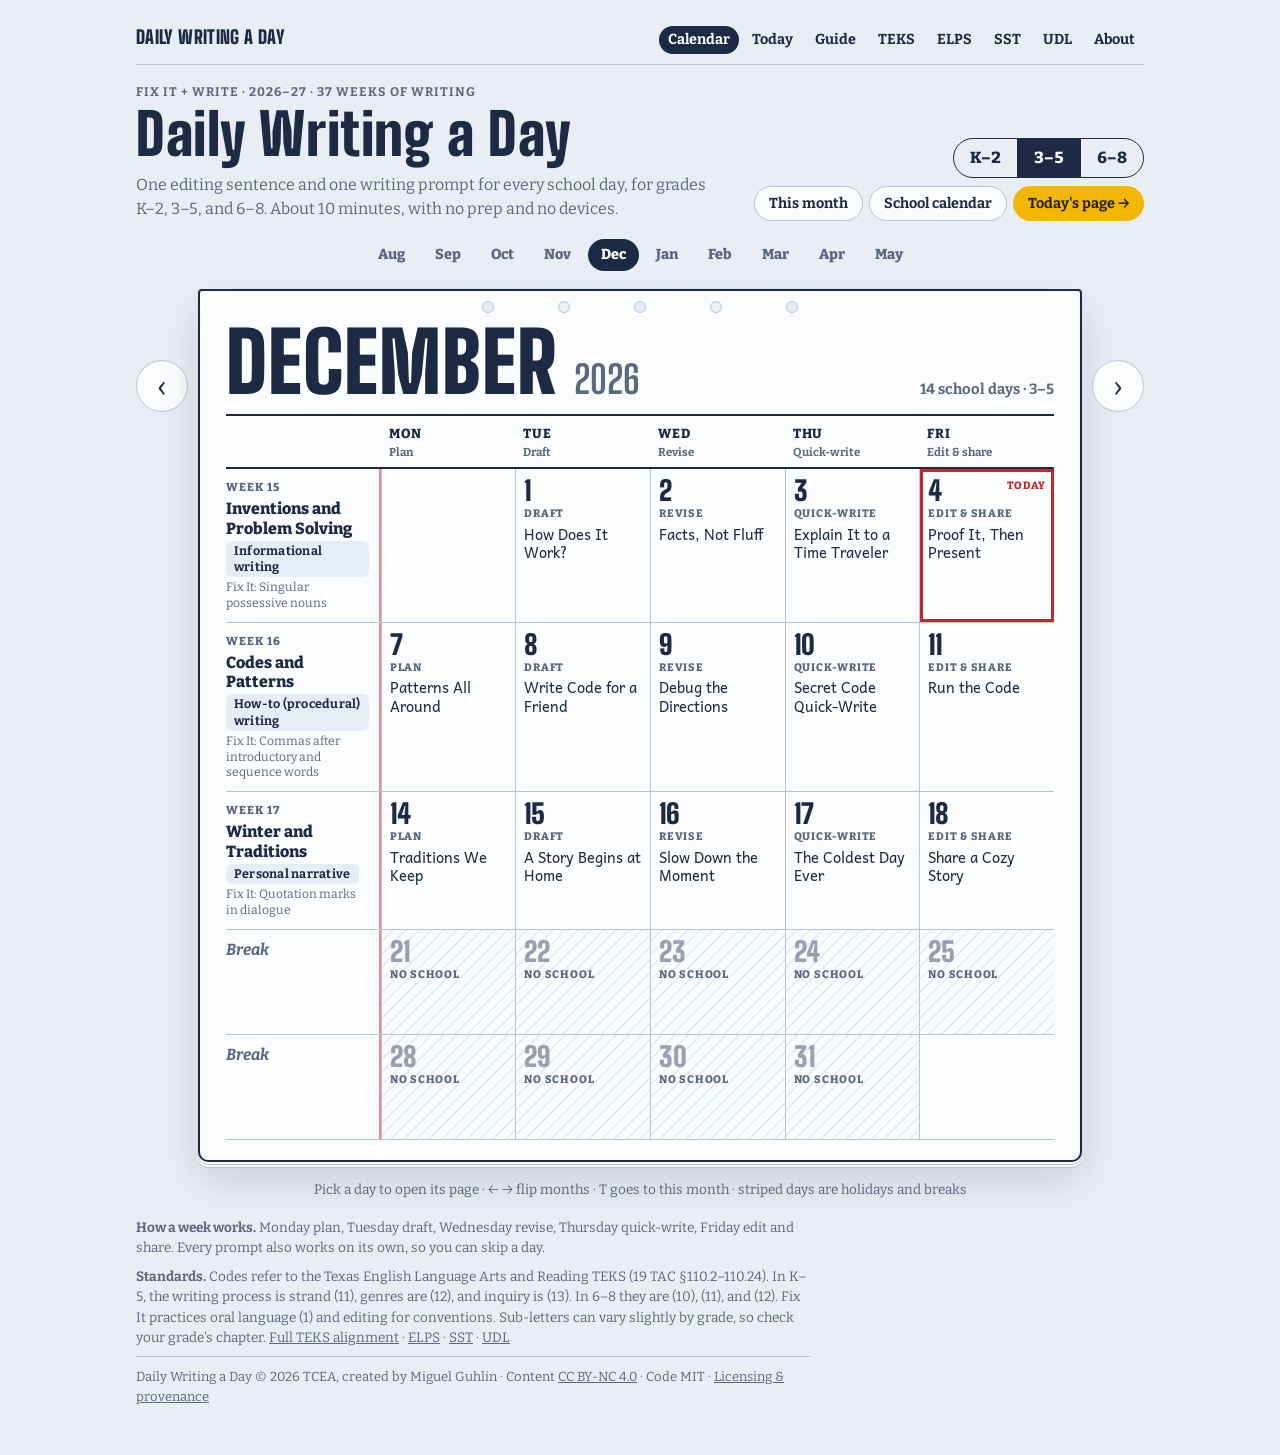
<file: index.html>
<!doctype html>
<html lang="en"><head><meta charset="utf-8"><meta name="viewport" content="width=device-width, initial-scale=1, viewport-fit=cover">
<meta name="description" content="A month-by-month calendar of Daily Oral Language sentences and TEKS-aligned writing prompts for grades K–2, 3–5, and 6–8, 2026–27.">
</head><body>
<title>Daily Writing a Day</title>
<link rel="preconnect" href="https://fonts.googleapis.com"><link rel="preconnect" href="https://fonts.gstatic.com" crossorigin>
<link rel="stylesheet" href="https://fonts.googleapis.com/css2?family=Andika:wght@400;700&family=Big+Shoulders+Display:wght@700;900&family=Bitter:wght@500;700;800&display=swap">
<style>/* Layout: one notebook page centered on a desk; the page is the hero, controls sit above it. */
:root {
  --desk: #e9eef4;        /* cool desk surface behind the page */
  --paper: #fbfcfe;       /* notebook paper */
  --rule: #c9d8ec;        /* blue ruled lines */
  --margin: #e58a8a;      /* red margin line */
  --ink: #1c2a44;         /* navy ink */
  --muted: #5a6880;
  --pen: #c62828;         /* teacher's red pen: corrections */
  --pencil: #f2b705;      /* pencil yellow: primary buttons */
  --pencil-ink: #2a2100;
  --chip: #e6edf7;
  --line: #b8c4d6;
  --shadow: rgba(28, 42, 68, .16);
  --f-date: "Big Shoulders Display", "Arial Narrow", Impact, sans-serif;
  --f-ui: "Bitter", Georgia, "Times New Roman", serif;
  --f-read: "Andika", "Trebuchet MS", Verdana, sans-serif;
  color-scheme: light;
}
@media (prefers-color-scheme: dark) { :root:not([data-theme="light"]) {
  --desk: #0f1626; --paper: #18233a; --rule: #2a3a58; --margin: #9a4a50; --ink: #e8eef9; --muted: #9fb0cc;
  --pen: #ff8a80; --pencil: #f5c542; --pencil-ink: #241c00; --chip: #22314f; --line: #3a4c6e; --shadow: rgba(0, 0, 0, .45); color-scheme: dark; } }
:root[data-theme="dark"] {
  --desk: #0f1626; --paper: #18233a; --rule: #2a3a58; --margin: #9a4a50; --ink: #e8eef9; --muted: #9fb0cc;
  --pen: #ff8a80; --pencil: #f5c542; --pencil-ink: #241c00; --chip: #22314f; --line: #3a4c6e; --shadow: rgba(0, 0, 0, .45); color-scheme: dark; }

*, *::before, *::after { box-sizing: border-box; }
[hidden] { display: none !important; }
html { -webkit-text-size-adjust: 100%; }
body { margin: 0; background: var(--desk); color: var(--ink); font: 16px/1.5 var(--f-ui); }
button, input { font: inherit; color: inherit; }
:focus-visible { outline: 3px solid var(--pencil); outline-offset: 2px; }
.sr-only { position: absolute; width: 1px; height: 1px; overflow: hidden; clip: rect(0 0 0 0); white-space: nowrap; }
.skip { position: absolute; left: -999px; } .skip:focus { left: 16px; top: 8px; background: var(--paper); padding: 6px 10px; z-index: 99; }
.muted { color: var(--muted); }
code { font-size: .9em; }

.wrap { max-width: 1040px; margin: 0 auto; padding-inline: 16px; padding-block: 24px 40px; display: grid; gap: 18px; }
.top { display: flex; flex-wrap: wrap; gap: 16px 28px; justify-content: space-between; align-items: flex-end; }
.brand { min-width: 0; flex: 1 1 380px; }
.eyebrow { margin: 0; font-size: .78rem; letter-spacing: .08em; text-transform: uppercase; color: var(--muted); font-weight: 700; }
h1 { margin: .1em 0 .2em; font-family: var(--f-date); font-weight: 900; font-size: clamp(2.4rem, 6vw, 3.6rem); line-height: .95; letter-spacing: .01em; text-wrap: balance; }
.lede { margin: 0; max-width: 58ch; color: var(--muted); }
.controls { display: grid; gap: 8px; justify-items: end; }
.btns { display: flex; flex-wrap: wrap; gap: 6px; justify-content: flex-end; }
.btn { border: 1.5px solid var(--line); background: var(--paper); border-radius: 999px; padding: 6px 14px; font-size: .9rem; font-weight: 700; cursor: pointer; }
.btn:hover { border-color: var(--ink); }
.btn-go { background: var(--pencil); color: var(--pencil-ink); border-color: var(--pencil); }
.seg { display: inline-flex; border: 1.5px solid var(--ink); border-radius: 999px; overflow: hidden; }
.seg button { border: 0; background: transparent; padding: 7px 16px; font-weight: 800; cursor: pointer; font-variant-numeric: tabular-nums; }
.seg button + button { border-left: 1.5px solid var(--ink); }
.seg button[aria-pressed="true"] { background: var(--ink); color: var(--paper); }

.panel { background: var(--paper); border: 1.5px solid var(--line); border-radius: 10px; padding: 14px 16px; }
#calSettings { display: flex; flex-wrap: wrap; gap: 10px 20px; align-items: center; font-size: .92rem; }
#calSettings p { flex-basis: 100%; margin: 0; }
#calSettings input[type=date] { padding: 4px 8px; border: 1.5px solid var(--line); border-radius: 6px; background: var(--paper); }


/* the page */
.flip-wrap { display: grid; grid-template-columns: 52px minmax(0, 1fr) 52px; gap: 10px; align-items: start; perspective: 1800px; }
.flip { position: relative; display: grid; min-width: 0; }
.flip > .fp { grid-area: 1 / 1; }
.flip-nav { position: sticky; top: 40vh; width: 52px; height: 52px; border-radius: 50%; border: 1.5px solid var(--line); background: var(--paper); font-size: 2rem; line-height: 1; cursor: pointer; }
.flip-nav:hover:not(:disabled) { border-color: var(--ink); }
.flip-nav:disabled { opacity: .3; cursor: default; }

.fp { position: relative; min-width: 0; background: var(--paper); border: 2px solid var(--ink); border-radius: 4px 4px 10px 10px; padding: 34px clamp(16px, 4vw, 40px) 22px clamp(28px, 6vw, 64px);
  box-shadow: 0 2px 0 var(--paper), 0 3px 0 var(--line), 0 5px 0 var(--paper), 0 6px 0 var(--line), 0 18px 40px var(--shadow);
  background-image: linear-gradient(to right, transparent calc(clamp(28px, 6vw, 64px) - 14px), var(--margin) calc(clamp(28px, 6vw, 64px) - 14px), var(--margin) calc(clamp(28px, 6vw, 64px) - 12px), transparent calc(clamp(28px, 6vw, 64px) - 12px)),
    repeating-linear-gradient(to bottom, transparent 0 31px, var(--rule) 31px 32px);
  transform-origin: top center; }
.fp-holes { position: absolute; top: 10px; left: 0; right: 0; display: flex; justify-content: center; gap: clamp(18px, 6vw, 64px); }
.fp-holes span { width: 12px; height: 12px; border-radius: 50%; background: var(--desk); border: 1.5px solid var(--line); }

.fp-head { display: grid; grid-template-columns: auto minmax(0, 1fr); gap: 4px 20px; align-items: end; padding-bottom: 14px; border-bottom: 2px solid var(--ink); }
.fp-num { grid-row: span 3; font-family: var(--f-date); font-weight: 900; font-size: clamp(4.5rem, 13vw, 7.5rem); line-height: .8; font-variant-numeric: tabular-nums; color: var(--ink); }
.fp-dow { font-family: var(--f-date); font-weight: 700; font-size: clamp(1.4rem, 3.4vw, 2rem); line-height: 1; text-transform: uppercase; letter-spacing: .04em; }
.fp-mon { font-size: .95rem; color: var(--muted); font-weight: 700; }
.fp-sub { font-size: .85rem; color: var(--muted); }
.fp-note { margin: 12px 0 0; padding: 6px 10px; background: var(--chip); border-radius: 6px; font-size: .9rem; }

.fp-week { display: flex; flex-wrap: wrap; gap: 6px 10px; align-items: baseline; margin: 14px 0 4px; }
.fp-theme { font-weight: 800; font-size: 1.05rem; }
.chip { display: inline-block; padding: 2px 10px; border-radius: 999px; background: var(--chip); font-size: .78rem; font-weight: 700; letter-spacing: .02em; }
.chip.kind { background: var(--ink); color: var(--paper); text-transform: uppercase; letter-spacing: .06em; }

.fp-sec { margin-top: 18px; }
.fp-label { display: flex; flex-wrap: wrap; align-items: baseline; gap: 4px 12px; margin: 0 0 8px; }
.fp-label h2 { margin: 0; font-family: var(--f-date); font-weight: 900; font-size: 1.6rem; letter-spacing: .03em; text-transform: uppercase; }
.fp-label .focus { font-size: .88rem; color: var(--muted); }
.fp-label .focus strong { color: var(--ink); }

/* DOL sentence on primary-ruled writing lines: solid top, dashed midline, solid baseline */
.dol { --top: .9em; --mid: 1.14em; --base: 1.64em; position: relative; isolation: isolate; margin: 0; padding: 0 12px; font-family: var(--f-read); font-size: clamp(1.35rem, 3.2vw, 2rem); line-height: 2.6em; overflow-wrap: anywhere;
  background: linear-gradient(to bottom, transparent var(--top), var(--rule) var(--top) calc(var(--top) + 2px), transparent calc(var(--top) + 2px) var(--base), var(--ink) var(--base) calc(var(--base) + 2px), transparent calc(var(--base) + 2px)) 0 0 / 100% 2.6em repeat-y var(--paper); border-radius: 4px; }
.dol::before { content: ""; position: absolute; inset: 0; z-index: -1; background: repeating-linear-gradient(to right, var(--rule) 0 9px, transparent 9px 16px);
  -webkit-mask: linear-gradient(to bottom, transparent var(--mid), #000 var(--mid) calc(var(--mid) + 2px), transparent calc(var(--mid) + 2px)) 0 0 / 100% 2.6em repeat-y;
          mask: linear-gradient(to bottom, transparent var(--mid), #000 var(--mid) calc(var(--mid) + 2px), transparent calc(var(--mid) + 2px)) 0 0 / 100% 2.6em repeat-y; }
.dol-meta { display: flex; flex-wrap: wrap; gap: 6px 14px; align-items: center; margin-top: 6px; font-size: .88rem; color: var(--muted); }
.errs { font-weight: 800; color: var(--pen); border: 1.5px solid var(--pen); border-radius: 999px; padding: 0 10px; }
.marks { font-size: .8rem; }
.marks b { font-family: var(--f-read); color: var(--pen); font-size: 1rem; }
.fix { font-family: var(--f-read); font-size: clamp(1.2rem, 2.8vw, 1.7rem); line-height: 1.6; }
.fix mark { background: transparent; color: var(--pen); font-weight: 700; text-decoration: underline 2px; text-underline-offset: 4px; }
.fix ins { text-decoration: none; }

.prompt { margin: 0; font-family: var(--f-read); font-size: clamp(1.25rem, 3vw, 1.85rem); line-height: 1.45; max-width: 46ch; }
.ican { margin: 14px 0 0; padding: 10px 14px; border: 2px dashed var(--ink); border-radius: 10px; font-family: var(--f-read); font-size: 1.15rem; }
.ican span { display: block; font-family: var(--f-ui); font-size: .78rem; letter-spacing: .06em; text-transform: uppercase; color: var(--muted); font-weight: 800; }

details { margin-top: 12px; border-top: 1.5px dashed var(--line); padding-top: 8px; }
summary { cursor: pointer; font-weight: 800; font-size: .92rem; width: fit-content; }
details > div { padding: 6px 0 2px; font-size: .95rem; max-width: 70ch; }
.fp-teks { margin-top: 18px; padding-top: 10px; border-top: 2px solid var(--ink); display: flex; flex-wrap: wrap; gap: 6px 16px; font-size: .8rem; color: var(--muted); }
.fp-teks b { color: var(--ink); }

.help { text-align: center; font-size: .85rem; margin: 0; }
.foot { font-size: .85rem; max-width: 75ch; }
.foot p { margin: 0 0 8px; }

/* tear-off flip */
.fp.leave-next, .mc.leave-next { animation: tearNext .45s ease-in forwards; z-index: 2; }
.fp.leave-prev, .mc.leave-prev { animation: tearPrev .45s ease-in forwards; z-index: 2; }
.fp.enter-prev, .mc.enter-prev { animation: dropIn .4s ease-out; z-index: 3; }
@keyframes tearNext { to { transform: rotateX(95deg) translateY(-30px); opacity: 0; } }
@keyframes tearPrev { to { transform: translateY(16px); opacity: 0; } }
@keyframes dropIn { from { transform: rotateX(80deg); opacity: 0; } to { transform: none; opacity: 1; } }
@media (prefers-reduced-motion: reduce) {
  .fp.leave-next, .fp.leave-prev, .mc.leave-next, .mc.leave-prev { animation: fade .2s forwards; } .fp.enter-prev, .mc.enter-prev { animation: none; }
  @keyframes fade { to { opacity: 0; } }
}

/* projector mode */
.projecting .flip-wrap { position: fixed; inset: 0; z-index: 50; background: var(--desk); padding: 2vh 2vw; overflow: auto; grid-template-columns: 64px minmax(0, 1fr) 64px; }
.projecting .fp { max-width: 1500px; width: 100%; justify-self: center; }
.projecting .fp-teacher, .projecting .fp-teks { display: none; }
.projecting .dol { font-size: clamp(2rem, 3.6vw, 3.2rem); }
.projecting .prompt { font-size: clamp(1.8rem, 3vw, 2.8rem); max-width: none; }
body.projecting { overflow: hidden; }

@media (max-width: 700px) {
  .controls { justify-items: start; } .btns { justify-content: flex-start; }
  .flip-wrap { grid-template-columns: minmax(0, 1fr); }
  .flip-nav { position: fixed; top: auto; bottom: calc(14px + env(safe-area-inset-bottom, 0px)); z-index: 40; box-shadow: 0 4px 14px var(--shadow); }
  .flip-nav.prev { left: 14px; } .flip-nav.next { right: 14px; }
  .wrap { padding-block: 16px 90px; }
}
@media print {
  body { background: #fff; }
  .top .controls, .flip-nav, .panel, .help, .skip { display: none !important; }
  .fp { box-shadow: none; }
  .fp-teacher[open] > div, .fp-fix[open] > div { display: block; }
}

/* site nav + credit (every page) */
.sitenav { display: flex; flex-wrap: wrap; gap: 6px 18px; align-items: baseline; justify-content: space-between; padding-bottom: 10px; border-bottom: 1.5px solid var(--line); }
.sn-home { font-family: var(--f-date); font-weight: 900; font-size: 1.15rem; letter-spacing: .02em; text-transform: uppercase; color: var(--ink); text-decoration: none; }
.sn-links { display: flex; flex-wrap: wrap; gap: 2px 4px; }
.sn-links a { padding: 3px 9px; border-radius: 999px; color: var(--ink); text-decoration: none; font-weight: 700; font-size: .9rem; }
.sn-links a:hover { background: var(--chip); }
.sn-links a[aria-current="page"] { background: var(--ink); color: var(--paper); }
.foot a, .credit a { color: inherit; }
.credit { margin: 10px 0 0; padding-top: 10px; border-top: 1px solid var(--line); font-size: .82rem; }
/* Month calendar: a wall-calendar sheet, Mon–Fri columns with a week label down the left
   (theme, genre, Fix It focus); every school-day cell is a link to its day page. */
.btn { text-decoration: none; color: var(--ink); display: inline-block; }
.btn-go { color: var(--pencil-ink); }

.mtabs { display: flex; flex-wrap: wrap; gap: 4px; justify-content: center; }
.mtabs button { border: 1.5px solid transparent; background: transparent; border-radius: 999px; padding: 4px 12px; font-weight: 800; font-size: .9rem; color: var(--muted); cursor: pointer; }
.mtabs button:hover { border-color: var(--line); color: var(--ink); }
.mtabs button[aria-current="true"] { background: var(--ink); color: var(--paper); }

.mc-wrap { display: grid; grid-template-columns: 52px minmax(0, 1fr) 52px; gap: 10px; align-items: start; perspective: 2000px; }
.mc-sheet { display: grid; min-width: 0; }
.mc-sheet > .mc { grid-area: 1 / 1; }
.mc { position: relative; min-width: 0; background: var(--paper); border: 2px solid var(--ink); border-radius: 4px 4px 10px 10px; padding: 30px clamp(12px, 2.4vw, 26px) 20px;
  box-shadow: 0 2px 0 var(--paper), 0 3px 0 var(--line), 0 5px 0 var(--paper), 0 6px 0 var(--line), 0 18px 40px var(--shadow); transform-origin: top center; }
.mc-head { display: flex; flex-wrap: wrap; justify-content: space-between; align-items: baseline; gap: 4px 16px; padding-bottom: 10px; border-bottom: 2px solid var(--ink); }
.mc-head h2 { margin: 0; font-family: var(--f-date); font-weight: 700; font-size: clamp(1.6rem, 4vw, 2.4rem); line-height: 1; color: var(--muted); }
.mc-head h2 span { font-weight: 900; font-size: clamp(3rem, 9vw, 5.2rem); color: var(--ink); text-transform: uppercase; letter-spacing: .01em; margin-right: .1em; }
.mc-head p { margin: 0; font-weight: 700; color: var(--muted); font-size: .92rem; }

.mg { display: grid; }
.mr { display: grid; grid-template-columns: minmax(130px, 1.15fr) repeat(5, minmax(0, 1fr)); border-bottom: 1.5px solid var(--line); }
.mr > * { min-width: 0; }
.mr-h { border-bottom: 2px solid var(--ink); }
.mr-h span { padding: 8px 8px 6px; font-weight: 800; font-size: .82rem; text-transform: uppercase; letter-spacing: .06em; }
.mr-h small { display: block; font-size: .72rem; text-transform: none; letter-spacing: 0; color: var(--muted); font-weight: 700; }

.mw { display: flex; flex-direction: column; align-items: flex-start; gap: 3px; padding: 10px 10px 10px 0; border-right: 2px solid var(--margin); }
.mw-n { font-size: .72rem; font-weight: 800; text-transform: uppercase; letter-spacing: .08em; color: var(--muted); }
.mw-t { font-weight: 800; line-height: 1.2; text-wrap: balance; }
.mw-f { font-size: .76rem; color: var(--muted); line-height: 1.3; }
.mw .chip { border-radius: 6px; line-height: 1.3; padding: 2px 8px; }
.mw-off .mw-t { color: var(--muted); font-weight: 700; font-style: italic; }

.md { position: relative; display: flex; flex-direction: column; gap: 2px; min-height: 104px; padding: 8px 8px 10px; border-left: 1px solid var(--line); color: var(--ink); text-decoration: none; }
a.md:hover { background: var(--chip); }
a.md:hover .md-t { text-decoration: underline; text-underline-offset: 3px; }
.md-n { font-family: var(--f-date); font-weight: 900; font-size: 1.7rem; line-height: 1; font-variant-numeric: tabular-nums; }
.md-k { font-size: .68rem; font-weight: 800; text-transform: uppercase; letter-spacing: .07em; color: var(--muted); }
.md-t { font-family: var(--f-read); font-size: .92rem; line-height: 1.25; overflow-wrap: anywhere; }
.md-off { background: repeating-linear-gradient(135deg, transparent 0 7px, var(--chip) 7px 9px); }
.md-off .md-n { color: var(--muted); opacity: .6; }
.md-out { background: transparent; }
.md.today { box-shadow: inset 0 0 0 3px var(--pen); }
.md-today { position: absolute; top: 9px; right: 8px; font-size: .66rem; font-weight: 800; text-transform: uppercase; letter-spacing: .06em; color: var(--pen); }

@media (max-width: 760px) {
  .mc-wrap { grid-template-columns: minmax(0, 1fr); }
  .mc-wrap .flip-nav { position: fixed; top: auto; bottom: calc(14px + env(safe-area-inset-bottom, 0px)); z-index: 40; box-shadow: 0 4px 14px var(--shadow); }
  .mc-wrap .flip-nav.prev { left: 14px; } .mc-wrap .flip-nav.next { right: 14px; }
  .mr-h { display: none; }
  .mr { grid-template-columns: minmax(0, 1fr); border-bottom: 2px solid var(--ink); padding-bottom: 6px; }
  .mw { border-right: 0; padding: 12px 0 6px; flex-direction: row; flex-wrap: wrap; align-items: baseline; gap: 4px 10px; }
  .mw-f { flex-basis: 100%; }
  .md { min-height: 0; display: grid; grid-template-columns: 2.6rem minmax(0, 1fr); grid-template-rows: auto auto; column-gap: 10px; padding: 8px 6px; border-left: 0; border-top: 1px solid var(--line); }
  .md-n { grid-row: span 2; font-size: 1.6rem; }
  .md-out { display: none; }
  .md-off { padding-block: 4px; } .md-off .md-k { align-self: center; }
}
@media print {
  .mtabs, .mc-wrap .flip-nav { display: none !important; }
  .mc { box-shadow: none; }
  .mc-wrap { grid-template-columns: minmax(0, 1fr); }
}
</style>
<a class="skip" href="#mSheet">Skip to the calendar</a>
<main class="wrap">
  <nav class="sitenav" aria-label="Site"><a class="sn-home" href="./">Daily Writing a Day</a><span class="sn-links"><a href="" aria-current="page">Calendar</a><a href="day/">Today</a><a href="guide/">Guide</a><a href="teks/">TEKS</a><a href="elps/">ELPS</a><a href="sst/">SST</a><a href="udl/">UDL</a><a href="about/">About</a></span></nav>
  <header class="top">
    <div class="brand">
      <p class="eyebrow">Fix It + Write · 2026–27 · 37 weeks of writing</p>
      <h1>Daily Writing a Day</h1>
      <p class="lede">One editing sentence and one writing prompt for every school day, for grades K–2, 3–5, and 6–8. About 10 minutes, with no prep and no devices.</p>
    </div>
    <div class="controls" role="toolbar" aria-label="Calendar controls">
      <div class="seg" role="group" aria-label="Grade band"><button type="button" data-band="k2" aria-pressed="false">K–2</button><button type="button" data-band="g35" aria-pressed="false">3–5</button><button type="button" data-band="g68" aria-pressed="false">6–8</button></div>
      <div class="btns">
        <button type="button" class="btn" id="mThisMonth">This month</button>
        <button type="button" class="btn" id="calSettingsBtn" aria-expanded="false" aria-controls="calSettings">School calendar</button>
        <a class="btn btn-go" id="mTodayLink" href="day/">Today's page →</a>
      </div>
    </div>
  </header>
  <section class="panel" id="calSettings" hidden aria-label="School calendar settings">
    <label for="calStart">First day of school <input type="date" id="calStart" value="2026-08-17"></label>
    <label for="calHol"><input type="checkbox" id="calHol" checked> Skip typical Texas holidays and breaks</label>
    <button type="button" class="btn" id="calReset">Reset</button>
    <p class="muted">Week 1 starts on your first day; each following school week gets the next week of writing. Saved in this browser for both the calendar and the day pages.</p>
  </section>
  <nav class="mtabs" id="mTabs" aria-label="Months"></nav>
  <div class="mc-wrap">
    <button type="button" class="flip-nav prev" id="mPrev" aria-label="Previous month">‹</button>
    <div class="mc-sheet" id="mSheet"></div>
    <button type="button" class="flip-nav next" id="mNext" aria-label="Next month">›</button>
  </div>
  <p class="sr-only" id="mLive" aria-live="polite"></p>
  <p class="help muted">Pick a day to open its page · ← → flip months · T goes to this month · striped days are holidays and breaks</p>
  <footer class="foot muted">
    <p><strong>How a week works.</strong> Monday plan, Tuesday draft, Wednesday revise, Thursday quick-write, Friday edit and share. Every prompt also works on its own, so you can skip a day.</p>
    <p><strong>Standards.</strong> Codes refer to the Texas English Language Arts and Reading TEKS (19 TAC §110.2–110.24). In K–5, the writing process is strand (11), genres are (12), and inquiry is (13). In 6–8 they are (10), (11), and (12). Fix It practices oral language (1) and editing for conventions. Sub-letters can vary slightly by grade, so check your grade's chapter. <a href="teks/">Full TEKS alignment</a> · <a href="elps/">ELPS</a> · <a href="sst/">SST</a> · <a href="udl/">UDL</a></p>
    <p class="credit">Daily Writing a Day © 2026 TCEA, created by Miguel Guhlin · Content <a href="https://creativecommons.org/licenses/by-nc/4.0/">CC BY-NC 4.0</a> · Code MIT · <a href="about/">Licensing &amp; provenance</a></p>
  </footer>
</main>
<script>window.DW={"year":{"label":"2026–27","start":"2026-08-17","holidays":["2026-09-07","2026-11-23","2026-11-24","2026-11-25","2026-11-26","2026-11-27","2026-12-21","2026-12-22","2026-12-23","2026-12-24","2026-12-25","2026-12-28","2026-12-29","2026-12-30","2026-12-31","2027-01-01","2027-01-18","2027-02-15","2027-03-15","2027-03-16","2027-03-17","2027-03-18","2027-03-19","2027-03-26"]},"weeks":[{"week":1,"theme":"New Beginnings","bands":{"k2":{"genre":"Personal narrative","conv":"Capitalize the first word of a sentence"},"g35":{"genre":"Personal narrative","conv":"Complete sentences, not fragments"},"g68":{"genre":"Personal narrative","conv":"Sentence fragments"}},"days":[{"kind":"plan","title":"Picking a First to Tell"},{"kind":"draft","title":"Starting the Story"},{"kind":"revise","title":"Show the Feeling"},{"kind":"quick-write","title":"First Bite, First Try"},{"kind":"edit-share","title":"Check Every Sentence"}]},{"week":2,"theme":"Friends and Teamwork","bands":{"k2":{"genre":"Personal narrative","conv":"End marks: period and question mark"},"g35":{"genre":"Personal narrative","conv":"Capital letters and end punctuation"},"g68":{"genre":"Personal narrative","conv":"Run-ons and comma splices"}},"days":[{"kind":"plan","title":"Mapping Teamwork Moments"},{"kind":"draft","title":"Drafting the Middle"},{"kind":"revise","title":"Let Them Talk"},{"kind":"quick-write","title":"Learning Someone's Game"},{"kind":"edit-share","title":"End Marks Matter"}]},{"week":3,"theme":"Our School","bands":{"k2":{"genre":"All-about writing","conv":"Capitalize names and the word I"},"g35":{"genre":"Informational writing","conv":"Capitalizing proper nouns"},"g68":{"genre":"Informational essay","conv":"Capitalizing proper nouns and proper adjectives"}},"days":[{"kind":"plan","title":"Choosing What to Teach"},{"kind":"draft","title":"A Paragraph of Facts"},{"kind":"revise","title":"Exact Facts Win"},{"kind":"quick-write","title":"Tour Guide for a Day"},{"kind":"edit-share","title":"Names Get Capitals"}]},{"week":4,"theme":"Helpers and Jobs","bands":{"k2":{"genre":"How-to writing","conv":"Complete sentences: who + what they do"},"g35":{"genre":"How-to (procedural) writing","conv":"Commas in a series"},"g68":{"genre":"Procedural writing","conv":"Compound sentences: comma + FANBOYS"}},"days":[{"kind":"plan","title":"Helpers and Their Steps"},{"kind":"draft","title":"Step by Step Draft"},{"kind":"revise","title":"Name the Exact Thing"},{"kind":"quick-write","title":"Robot Helper Rules"},{"kind":"edit-share","title":"Test Your Steps"}]},{"week":5,"theme":"Family Stories","bands":{"k2":{"genre":"Personal narrative","conv":"Plural nouns (-s, -es)"},"g35":{"genre":"Personal narrative","conv":"Commas in dates and addresses"},"g68":{"genre":"Personal narrative","conv":"Commas after introductory words, phrases, and clauses"}},"days":[{"kind":"plan","title":"Stories Told Again"},{"kind":"draft","title":"Setting the Scene"},{"kind":"revise","title":"Show Them in Action"},{"kind":"quick-write","title":"The Story of a Name"},{"kind":"edit-share","title":"Share a Story Circle"}]},{"week":6,"theme":"Autumn and Change","bands":{"k2":{"genre":"Poem","conv":"Adjectives and the articles a/an"},"g35":{"genre":"Poetry","conv":"Comparative and superlative adjectives"},"g68":{"genre":"Poetry","conv":"Comparative and superlative forms, including irregular ones"}},"days":[{"kind":"plan","title":"Gathering Fall Words"},{"kind":"draft","title":"Lines That Paint"},{"kind":"revise","title":"Compare It With a Simile"},{"kind":"quick-write","title":"Talking to the Weather"},{"kind":"edit-share","title":"Poetry Café"}]},{"week":7,"theme":"Amazing Animals","bands":{"k2":{"genre":"All-about writing","conv":"Subject–verb agreement (is/are, runs/run)"},"g35":{"genre":"Informational writing","conv":"Subject–verb agreement"},"g68":{"genre":"Informational essay","conv":"Subject–verb agreement with tricky subjects"}},"days":[{"kind":"plan","title":"Pick Your Animal"},{"kind":"draft","title":"Hook Your Reader"},{"kind":"revise","title":"Facts Beat Opinions"},{"kind":"quick-write","title":"Nature Reporter"},{"kind":"edit-share","title":"Teach Your Best Fact"}]},{"week":8,"theme":"Kindness Counts","bands":{"k2":{"genre":"Letter","conv":"Capitals and commas in a letter (Dear ___, / Love, ___)"},"g35":{"genre":"Letter","conv":"Friendly letter parts and commas"},"g68":{"genre":"Letter","conv":"Business letter conventions and formal tone"}},"days":[{"kind":"plan","title":"Who Deserves a Thank-You?"},{"kind":"draft","title":"Write the Body"},{"kind":"revise","title":"Kindness With a Because"},{"kind":"quick-write","title":"A Note for a Smile"},{"kind":"edit-share","title":"Ready to Send"}]},{"week":9,"theme":"Mysteries and Wonders","bands":{"k2":{"genre":"Story","conv":"Past-tense verbs (-ed)"},"g35":{"genre":"Fiction","conv":"Verb tense: past, present, future"},"g68":{"genre":"Fiction","conv":"Consistent verb tense"}},"days":[{"kind":"plan","title":"Map a Mystery"},{"kind":"draft","title":"Something Is Missing"},{"kind":"revise","title":"Slow the Scary Part"},{"kind":"quick-write","title":"The Tiny Door"},{"kind":"edit-share","title":"Mystery Read-Around"}]},{"week":10,"theme":"Smart and Safe Online","bands":{"k2":{"genre":"Letter","conv":"Question marks and asking sentences"},"g35":{"genre":"Opinion essay","conv":"Apostrophes in contractions"},"g68":{"genre":"Argumentative writing","conv":"its/it's, your/you're, their/there/they're"}},"days":[{"kind":"plan","title":"Safe Clicks Idea List"},{"kind":"draft","title":"A Letter With a Reason"},{"kind":"revise","title":"Make the Reason Stronger"},{"kind":"quick-write","title":"Robot Rules Debate"},{"kind":"edit-share","title":"Polish and Persuade"}]},{"week":11,"theme":"Harvest and Food","bands":{"k2":{"genre":"How-to writing","conv":"Commas in a series"},"g35":{"genre":"How-to (procedural) writing","conv":"Homophones (to/too/two, there/their/they're)"},"g68":{"genre":"Procedural writing","conv":"Semicolons"}},"days":[{"kind":"plan","title":"Pick a Food to Teach"},{"kind":"draft","title":"Steps That Start Strong"},{"kind":"revise","title":"Exact Verbs in the Kitchen"},{"kind":"quick-write","title":"Silly Sandwich Directions"},{"kind":"edit-share","title":"Check Your Recipe Steps"}]},{"week":12,"theme":"Making Choices","bands":{"k2":{"genre":"Letter","conv":"Irregular past-tense verbs (ran, saw, went)"},"g35":{"genre":"Opinion essay","conv":"Irregular verbs"},"g68":{"genre":"Argumentative writing","conv":"Pronoun–antecedent agreement"}},"days":[{"kind":"plan","title":"Two Choices, One Vote"},{"kind":"draft","title":"Dear Teacher, Please Pick"},{"kind":"revise","title":"Answer the Other Side"},{"kind":"quick-write","title":"Would You Rather?"},{"kind":"edit-share","title":"Edit Your Best Choice"}]},{"week":13,"theme":"Service and Thanks","bands":{"k2":{"genre":"Letter","conv":"Capitalize days, months, and holidays"},"g35":{"genre":"Letter","conv":"Capitalizing holidays, titles, and historical events"},"g68":{"genre":"Letter","conv":"Capitalizing titles, organizations, and events"}},"days":[{"kind":"plan","title":"Who Helps Us?"},{"kind":"draft","title":"The Body of Thanks"},{"kind":"revise","title":"Specific Thanks Shine"},{"kind":"quick-write","title":"Thanks for Hidden Helpers"},{"kind":"edit-share","title":"Signed, Sealed, Shared"}]},{"week":14,"theme":"Gratitude","bands":{"k2":{"genre":"Poem","conv":"Pronouns (I/me, he/him, she/her)"},"g35":{"genre":"Poetry","conv":"Subject and object pronouns"},"g68":{"genre":"Poetry","conv":"Pronoun case (I/me, who/whom)"}},"days":[{"kind":"plan","title":"A List of Small Thanks"},{"kind":"draft","title":"First Lines of Thanks"},{"kind":"revise","title":"Compare It to Something"},{"kind":"quick-write","title":"Thank You, Weird Things"},{"kind":"edit-share","title":"Polish and Perform"}]},{"week":15,"theme":"Inventions and Problem Solving","bands":{"k2":{"genre":"All-about writing","conv":"Adverbs that tell how and when"},"g35":{"genre":"Informational writing","conv":"Singular possessive nouns"},"g68":{"genre":"Informational essay","conv":"Plural and irregular possessive nouns"}},"days":[{"kind":"plan","title":"Everyday Inventions Web"},{"kind":"draft","title":"How Does It Work?"},{"kind":"revise","title":"Facts, Not Fluff"},{"kind":"quick-write","title":"Explain It to a Time Traveler"},{"kind":"edit-share","title":"Proof It, Then Present"}]},{"week":16,"theme":"Codes and Patterns","bands":{"k2":{"genre":"How-to writing","conv":"End marks review (. ? !)"},"g35":{"genre":"How-to (procedural) writing","conv":"Commas after introductory and sequence words"},"g68":{"genre":"Procedural writing","conv":"Transitions and conjunctive adverbs"}},"days":[{"kind":"plan","title":"Patterns All Around"},{"kind":"draft","title":"Write Code for a Friend"},{"kind":"revise","title":"Debug the Directions"},{"kind":"quick-write","title":"Secret Code Quick-Write"},{"kind":"edit-share","title":"Run the Code"}]},{"week":17,"theme":"Winter and Traditions","bands":{"k2":{"genre":"Personal narrative","conv":"Capitalize names of holidays and places"},"g35":{"genre":"Personal narrative","conv":"Quotation marks in dialogue"},"g68":{"genre":"Personal narrative","conv":"Punctuating dialogue"}},"days":[{"kind":"plan","title":"Traditions We Keep"},{"kind":"draft","title":"A Story Begins at Home"},{"kind":"revise","title":"Slow Down the Moment"},{"kind":"quick-write","title":"The Coldest Day Ever"},{"kind":"edit-share","title":"Share a Cozy Story"}]},{"week":18,"theme":"New Year, New Goals","bands":{"k2":{"genre":"All-about writing","conv":"Complete sentences review"},"g35":{"genre":"Informational writing","conv":"Run-on sentences"},"g68":{"genre":"Informational essay","conv":"Complex sentences: subordinating conjunctions and commas"}},"days":[{"kind":"plan","title":"Goals on the Board"},{"kind":"draft","title":"What Is a Goal?"},{"kind":"revise","title":"Connect the Ideas"},{"kind":"quick-write","title":"Teach Us Your Skill"},{"kind":"edit-share","title":"Fresh Start, Final Draft"}]},{"week":19,"theme":"Dreams and Leaders","bands":{"k2":{"genre":"Letter","conv":"Verbs was and were"},"g35":{"genre":"Opinion essay","conv":"Compound sentences with coordinating conjunctions"},"g68":{"genre":"Argumentative writing","conv":"Parallel structure"}},"days":[{"kind":"plan","title":"A Dream Worth Sharing"},{"kind":"draft","title":"Ask Like a Leader"},{"kind":"revise","title":"Reasons That Push"},{"kind":"quick-write","title":"Leader for a Day"},{"kind":"edit-share","title":"Leaders Share Their Dreams"}]},{"week":20,"theme":"Kind Words","bands":{"k2":{"genre":"Letter","conv":"Contractions (can't, don't, it's)"},"g35":{"genre":"Letter","conv":"Commas with yes, no, and names (direct address)"},"g68":{"genre":"Letter","conv":"Commas with appositives and nonessential clauses"}},"days":[{"kind":"plan","title":"Who Needs Kind Words?"},{"kind":"draft","title":"You Can Do It!"},{"kind":"revise","title":"Make Kind Words Specific"},{"kind":"quick-write","title":"Thanks for Working So Hard"},{"kind":"edit-share","title":"Seal It and Share It"}]},{"week":21,"theme":"Weather and Sky","bands":{"k2":{"genre":"All-about writing","conv":"Plural nouns review"},"g35":{"genre":"Informational writing","conv":"Adverbs, including comparative adverbs"},"g68":{"genre":"Informational essay","conv":"Misplaced and dangling modifiers"}},"days":[{"kind":"plan","title":"Weather Wonder Web"},{"kind":"draft","title":"Facts Fall Into Place"},{"kind":"revise","title":"Precise Weather Words"},{"kind":"quick-write","title":"Weather Helper on Duty"},{"kind":"edit-share","title":"Clear Skies, Clean Copy"}]},{"week":22,"theme":"News and Facts","bands":{"k2":{"genre":"All-about writing","conv":"Capitalize names of places"},"g35":{"genre":"Informational writing","conv":"Capitalizing geographic names"},"g68":{"genre":"Informational essay","conv":"Quotation marks for direct quotations and article titles"}},"days":[{"kind":"plan","title":"Find the Story"},{"kind":"draft","title":"Lead With the Big News"},{"kind":"revise","title":"Facts, Not Hype"},{"kind":"quick-write","title":"Breaking News!"},{"kind":"edit-share","title":"Publish the Paper"}]},{"week":23,"theme":"Friendship","bands":{"k2":{"genre":"Poem","conv":"Describing words for the five senses"},"g35":{"genre":"Poetry","conv":"Prepositions and prepositional phrases"},"g68":{"genre":"Poetry","conv":"Commas between coordinate adjectives"}},"days":[{"kind":"plan","title":"Friendship Through the Senses"},{"kind":"draft","title":"Lines About a Friend"},{"kind":"revise","title":"Show It With the Senses"},{"kind":"quick-write","title":"Unlikely Friends"},{"kind":"edit-share","title":"Friendship Poetry Café"}]},{"week":24,"theme":"Leaders Who Made a Difference","bands":{"k2":{"genre":"All-about writing","conv":"Capitalize titles of people (Mr., Mrs., Dr.)"},"g35":{"genre":"Informational writing","conv":"Abbreviations and titles of people"},"g68":{"genre":"Informational essay","conv":"Active and passive voice"}},"days":[{"kind":"plan","title":"Choose a Leader"},{"kind":"draft","title":"What They Did and Why"},{"kind":"revise","title":"Strong Verbs for Leaders"},{"kind":"quick-write","title":"A Leader Near You"},{"kind":"edit-share","title":"Honor a Leader"}]},{"week":25,"theme":"Texas, Our Home","bands":{"k2":{"genre":"All-about writing","conv":"Commas in dates"},"g35":{"genre":"Informational writing","conv":"Commas with cities, states, and dates"},"g68":{"genre":"Informational essay","conv":"Commas review: dates, places, introductory elements"}},"days":[{"kind":"plan","title":"Texas Treasure Map"},{"kind":"draft","title":"Texas Facts in Order"},{"kind":"revise","title":"Paint Texas With Details"},{"kind":"quick-write","title":"If Texas Could Talk"},{"kind":"edit-share","title":"Share Texas Facts"}]},{"week":26,"theme":"Books We Love","bands":{"k2":{"genre":"Letter","conv":"Capitalize book titles"},"g35":{"genre":"Opinion essay","conv":"Titles of books and stories"},"g68":{"genre":"Argumentative writing","conv":"Italics vs. quotation marks for titles"}},"days":[{"kind":"plan","title":"Books I Would Defend"},{"kind":"draft","title":"Pitch a Book"},{"kind":"revise","title":"Evidence From the Pages"},{"kind":"quick-write","title":"Book Battle"},{"kind":"edit-share","title":"Book Talk Day"}]},{"week":27,"theme":"Into the Future","bands":{"k2":{"genre":"Story","conv":"Prepositions (in, on, under, behind)"},"g35":{"genre":"Fiction","conv":"Commas in compound sentences review"},"g68":{"genre":"Fiction","conv":"Relative pronouns: who, that, which"}},"days":[{"kind":"plan","title":"Imagine the Future"},{"kind":"draft","title":"Blast Off Into a Story"},{"kind":"revise","title":"Show the Future"},{"kind":"quick-write","title":"Message From 2099"},{"kind":"edit-share","title":"Future Story Share"}]},{"week":28,"theme":"Earth and Nature","bands":{"k2":{"genre":"Poem","conv":"Spelling high-frequency words"},"g35":{"genre":"Poetry","conv":"Good/well and irregular comparisons (good, better, best)"},"g68":{"genre":"Poetry","conv":"Commonly confused words (affect/effect, than/then, accept/except)"}},"days":[{"kind":"plan","title":"Notice Like a Poet"},{"kind":"draft","title":"Shape a Nature Poem"},{"kind":"revise","title":"Make It Sound Alive"},{"kind":"quick-write","title":"Nature Talks Back"},{"kind":"edit-share","title":"Nature Poetry Reading"}]},{"week":29,"theme":"Speak Up!","bands":{"k2":{"genre":"Letter","conv":"Subject–verb agreement review"},"g35":{"genre":"Opinion essay","conv":"Pronoun–antecedent agreement"},"g68":{"genre":"Argumentative writing","conv":"Vague pronouns and pronoun clarity"}},"days":[{"kind":"plan","title":"What Would You Change?"},{"kind":"draft","title":"Ask for It in Writing"},{"kind":"revise","title":"Give a Reason Why"},{"kind":"quick-write","title":"Quick Case, Fast"},{"kind":"edit-share","title":"Make It Match, Then Share"}]},{"week":30,"theme":"Play and Sports","bands":{"k2":{"genre":"Personal narrative","conv":"Contractions review"},"g35":{"genre":"Personal narrative","conv":"Plural vs. possessive nouns"},"g68":{"genre":"Personal narrative","conv":"Apostrophes review"}},"days":[{"kind":"plan","title":"Play Story Starters"},{"kind":"draft","title":"Start in the Action"},{"kind":"revise","title":"Move It, Show It"},{"kind":"quick-write","title":"When the Rules Changed"},{"kind":"edit-share","title":"Apostrophe Check-Up"}]},{"week":31,"theme":"Art and Imagination","bands":{"k2":{"genre":"Story","conv":"Exclamation points"},"g35":{"genre":"Fiction","conv":"Interjections and exclamation points"},"g68":{"genre":"Fiction","conv":"Colons and dashes"}},"days":[{"kind":"plan","title":"If Art Could Move"},{"kind":"draft","title":"Into the Frame"},{"kind":"revise","title":"Make It Pop"},{"kind":"quick-write","title":"Doodles With a Mind"},{"kind":"edit-share","title":"Punctuate the Drama"}]},{"week":32,"theme":"Our Earth","bands":{"k2":{"genre":"Letter","conv":"Letter capitals and commas review"},"g35":{"genre":"Letter","conv":"Letter format review"},"g68":{"genre":"Letter","conv":"Formal vs. informal language"}},"days":[{"kind":"plan","title":"Who Can Help the Earth?"},{"kind":"draft","title":"Dear Someone Who Can Help"},{"kind":"revise","title":"Make Your Ask Exact"},{"kind":"quick-write","title":"If Nature Could Write"},{"kind":"edit-share","title":"Ready to Mail"}]},{"week":33,"theme":"I Wonder…","bands":{"k2":{"genre":"Wonder & research","conv":"Asking sentences review"},"g35":{"genre":"Research writing","conv":"Spelling plurals (-y → -ies, -f → -ves)"},"g68":{"genre":"Research writing","conv":"Integrating quotations from sources"}},"days":[{"kind":"plan","title":"My Wonder List"},{"kind":"draft","title":"Where Would I Look?"},{"kind":"revise","title":"Notes in My Own Words"},{"kind":"quick-write","title":"Wonder Out the Window"},{"kind":"edit-share","title":"Share Your Source"}]},{"week":34,"theme":"Calm and Confident","bands":{"k2":{"genre":"Personal narrative","conv":"Capitals and end marks review"},"g35":{"genre":"Personal narrative","conv":"Fragments and run-ons review"},"g68":{"genre":"Personal narrative","conv":"Sentence variety: combining sentences"}},"days":[{"kind":"plan","title":"A Time I Felt Nervous"},{"kind":"draft","title":"Right Before the Big Moment"},{"kind":"revise","title":"Smooth It Out"},{"kind":"quick-write","title":"Helping Someone Else Feel Brave"},{"kind":"edit-share","title":"Steady Sentences"}]},{"week":35,"theme":"People Who Help Us Grow","bands":{"k2":{"genre":"Letter","conv":"Mixed review: capitals and commas"},"g35":{"genre":"Letter","conv":"Mixed review: commas"},"g68":{"genre":"Letter","conv":"Mixed review: punctuation"}},"days":[{"kind":"plan","title":"Helpers All Around Me"},{"kind":"draft","title":"A Thank-You That Tells"},{"kind":"revise","title":"Then and Now"},{"kind":"quick-write","title":"Helpers Who Never Knew"},{"kind":"edit-share","title":"Letters Ready to Deliver"}]},{"week":36,"theme":"Summer Is Coming","bands":{"k2":{"genre":"How-to writing","conv":"Mixed review: verbs and nouns"},"g35":{"genre":"How-to (procedural) writing","conv":"Mixed review: capitals and apostrophes"},"g68":{"genre":"Procedural writing","conv":"Mixed review: usage and commonly confused words"}},"days":[{"kind":"plan","title":"Summer Skills I Could Teach"},{"kind":"draft","title":"First, Next, Then"},{"kind":"revise","title":"Exact Steps, Helpful Tips"},{"kind":"quick-write","title":"How to Beat the Heat"},{"kind":"edit-share","title":"Test My Steps"}]},{"week":37,"theme":"Looking Back, Looking Ahead","bands":{"k2":{"genre":"Personal narrative","conv":"Mixed review: the whole year"},"g35":{"genre":"Personal narrative","conv":"Mixed review: the whole year"},"g68":{"genre":"Personal narrative","conv":"Mixed review: the whole year"}},"days":[{"kind":"plan","title":"How I Have Grown"},{"kind":"draft","title":"My Favorite Day This Year"},{"kind":"revise","title":"An Ending That Looks Ahead"},{"kind":"quick-write","title":"The Story We'll Still Tell"},{"kind":"edit-share","title":"Last Author's Chair"}]}],"bands":{"k2":"K–2","g35":"3–5","g68":"6–8"},"kinds":{"plan":"Plan","draft":"Draft","revise":"Revise","quick-write":"Quick-write","edit-share":"Edit & share"},"dol":{"k2":"(1), (11)(D)","g35":"(1), (11)(D)","g68":"(1), (10)(D)"}};</script>
<script>// Shared by the month calendar and the day pages: dates, saved settings, and the school-day mapping.
// The Nth school week gets week N's writing; the weekday picks the day (Mon plan … Fri edit & share).
// Weekends and, by default, typical Texas holidays are skipped. Local dates throughout, never UTC.
window.DWCore = (function () {
  'use strict';
  const pad = n => String(n).padStart(2, '0');
  const ymd = d => `${d.getFullYear()}-${pad(d.getMonth() + 1)}-${pad(d.getDate())}`;
  const ym = d => `${d.getFullYear()}-${pad(d.getMonth() + 1)}`;
  const parse = s => { const [y, m, d] = s.split('-').map(Number); return new Date(y, m - 1, d || 1); };
  const addDays = (d, n) => new Date(d.getFullYear(), d.getMonth(), d.getDate() + n);
  const mondayOf = d => addDays(d, -((d.getDay() + 6) % 7));
  const fmt = (d, o) => d.toLocaleDateString('en-US', o);
  const isKey = s => /^\d{4}-\d{2}-\d{2}$/.test(s);
  const isMonth = s => /^\d{4}-\d{2}$/.test(s);
  const store = {
    get(k, d) { try { return localStorage.getItem('dw.' + k) ?? d; } catch (e) { return d; } },
    set(k, v) { try { localStorage.setItem('dw.' + k, v); } catch (e) { /* storage blocked */ } },
  };

  // Saved per browser, shared by both pages (same origin, same keys).
  function settings(C) {
    let band = store.get('band', 'g35'); if (!C.bands[band]) band = 'g35';
    let start = store.get('start', C.year.start); if (!isKey(start)) start = C.year.start;
    return { band, start, useHol: store.get('hol', '1') === '1' };
  }

  // -> [{ date, key, w (week index), d (weekday index 0–4) }]
  function schoolDays(C, start, useHol) {
    const days = [], hol = new Set(useHol ? C.year.holidays : []);
    let d = parse(start), lastMon = null, weekNo = 0;
    for (let guard = 0; guard < 500; guard++, d = addDays(d, 1)) {
      const wd = d.getDay();
      if (wd === 0 || wd === 6 || hol.has(ymd(d))) continue;
      const mon = ymd(mondayOf(d));
      if (mon !== lastMon) { weekNo++; lastMon = mon; }   // a week counts only if it has a school day
      if (weekNo > C.weeks.length) break;
      days.push({ date: new Date(d), key: ymd(d), w: weekNo - 1, d: wd - 1 });
    }
    return days;
  }

  // The "School calendar" panel is the same on both pages; onChange gets called after a save.
  function wireSettings(C, s, onChange) {
    const $ = id => document.getElementById(id);
    const btn = $('calSettingsBtn'), panel = $('calSettings');
    btn.addEventListener('click', () => { panel.hidden = !panel.hidden; btn.setAttribute('aria-expanded', String(!panel.hidden)); });
    $('calStart').value = s.start; $('calHol').checked = s.useHol;
    $('calStart').addEventListener('change', e => { if (!isKey(e.target.value)) return; s.start = e.target.value; store.set('start', s.start); onChange(false); });
    $('calHol').addEventListener('change', e => { s.useHol = e.target.checked; store.set('hol', s.useHol ? '1' : '0'); onChange(false); });
    $('calReset').addEventListener('click', () => {
      s.start = C.year.start; s.useHol = true; store.set('start', s.start); store.set('hol', '1');
      $('calStart').value = s.start; $('calHol').checked = true; onChange(true);
    });
  }

  function wireBands(s, onChange) {
    const btns = document.querySelectorAll('[data-band]');
    const mark = () => btns.forEach(x => x.setAttribute('aria-pressed', String(x.dataset.band === s.band)));
    btns.forEach(x => x.addEventListener('click', () => { s.band = x.dataset.band; store.set('band', s.band); mark(); onChange(); }));
    mark();
  }

  return { pad, ymd, ym, parse, addDays, mondayOf, fmt, isKey, isMonth, store, settings, schoolDays, wireSettings, wireBands };
})();
</script>
<script>// Daily Writing a Day: the month calendar (front page). One month per sheet; each school day
// links to its day page (day/#2026-10-05). The month is in the URL hash (#2026-10).
(function () {
  'use strict';
  const C = window.DW; if (!C || !C.weeks.length) return;
  const { ymd, ym, parse, addDays, mondayOf, fmt, isKey, isMonth } = window.DWCore;
  // Old links pointed days at the front page; send them to the day page.
  if (isKey(location.hash.slice(1))) { location.replace('day/' + location.hash); return; }

  const $ = id => document.getElementById(id);
  const sheet = $('mSheet');
  const reduce = matchMedia('(prefers-reduced-motion: reduce)').matches;
  const S = window.DWCore.settings(C);
  let days = [], byKey = new Map(), months = [], mi = 0;
  const esc = s => String(s).replace(/&/g, '&amp;').replace(/</g, '&lt;').replace(/>/g, '&gt;').replace(/"/g, '&quot;');

  function build() {
    days = window.DWCore.schoolDays(C, S.start, S.useHol);
    byKey = new Map(days.map((x, i) => [x.key, { ...x, i }]));
    months = [];
    const last = days[days.length - 1].date;
    for (let m = new Date(days[0].date.getFullYear(), days[0].date.getMonth(), 1); m <= last; m = new Date(m.getFullYear(), m.getMonth() + 1, 1)) months.push(m);
    $('mTabs').innerHTML = months.map((m, i) => `<button type="button" data-m="${i}" aria-label="${fmt(m, { month: 'long', year: 'numeric' })}">${fmt(m, { month: 'short' })}</button>`).join('');
    $('mTabs').querySelectorAll('button').forEach(b => b.addEventListener('click', () => { const i = Number(b.dataset.m); show(i, i > mi ? 1 : i < mi ? -1 : 0); }));
  }

  function sheetHTML(m) {
    const band = S.band, todayKey = ymd(new Date());
    const first = days[0].date, last = days[days.length - 1].date;
    let rows = '';
    for (let mon = mondayOf(m); mon.getMonth() === m.getMonth() || mon < m; mon = addDays(mon, 7)) {
      const wk = [0, 1, 2, 3, 4].map(n => addDays(mon, n));
      if (!wk.some(d => d.getMonth() === m.getMonth())) continue;   // e.g. a month that starts on a weekend
      const inWeek = wk.map(d => byKey.get(ymd(d))).find(Boolean);
      const W = inWeek && C.weeks[inWeek.w];
      const label = W
        ? `<div class="mw"><span class="mw-n">Week ${W.week}</span><span class="mw-t">${esc(W.theme)}</span><span class="chip">${esc(W.bands[band].genre)}</span><span class="mw-f">Fix It: ${esc(W.bands[band].conv)}</span></div>`
        : `<div class="mw mw-off"><span class="mw-t">${mon < first ? 'Before school starts' : mon > last ? 'Summer' : 'Break'}</span></div>`;
      const cells = wk.map(d => {
        const k = ymd(d), x = byKey.get(k), today = k === todayKey ? ' today' : '';
        const label = fmt(d, { weekday: 'long', month: 'long', day: 'numeric' });
        if (d.getMonth() !== m.getMonth()) return '<div class="md md-out" aria-hidden="true"></div>';
        if (!x) {
          const why = d >= first && d <= last ? 'No school' : '';
          return `<div class="md md-off${today}"><span class="md-n">${d.getDate()}</span>${why ? `<span class="md-k">${why}</span>` : ''}</div>`;
        }
        const day = C.weeks[x.w].days[x.d];
        return `<a class="md${today}" href="day/#${k}" aria-label="${esc(label)}: ${esc(C.kinds[day.kind])}, ${esc(day.title)}">
          <span class="md-n">${d.getDate()}</span>${today ? '<span class="md-today">Today</span>' : ''}
          <span class="md-k">${esc(C.kinds[day.kind])}</span><span class="md-t">${esc(day.title)}</span></a>`;
      }).join('');
      rows += `<div class="mr">${label}${cells}</div>`;
    }
    const count = days.filter(x => x.date.getMonth() === m.getMonth() && x.date.getFullYear() === m.getFullYear()).length;
    return `<article class="mc" aria-labelledby="mTitle">
      <div class="fp-holes" aria-hidden="true"><span></span><span></span><span></span><span></span><span></span></div>
      <header class="mc-head"><h2 id="mTitle"><span>${fmt(m, { month: 'long' })}</span> ${m.getFullYear()}</h2>
        <p>${count} school days · ${C.bands[band]}</p></header>
      <div class="mg" role="presentation">
        <div class="mr mr-h" aria-hidden="true"><span></span>${['Mon', 'Tue', 'Wed', 'Thu', 'Fri'].map((x, i) => `<span>${x}<small>${['Plan', 'Draft', 'Revise', 'Quick-write', 'Edit & share'][i]}</small></span>`).join('')}</div>
        ${rows}
      </div>
    </article>`;
  }

  function show(i, dir) {
    mi = Math.max(0, Math.min(months.length - 1, i));
    const html = sheetHTML(months[mi]);
    const old = sheet.querySelector('.mc:not(.leave-next):not(.leave-prev)');
    sheet.querySelectorAll('.leave-next, .leave-prev').forEach(n => n.remove());
    if (old && dir) {
      const tmp = document.createElement('div'); tmp.innerHTML = html; const nw = tmp.firstElementChild;
      if (dir > 0) { sheet.insertBefore(nw, old); old.classList.add('leave-next'); }   // flip the sheet up and over
      else { sheet.appendChild(nw); nw.classList.add('enter-prev'); old.classList.add('leave-prev'); }
      setTimeout(() => { old.remove(); nw.classList.remove('enter-prev'); }, reduce ? 200 : 460);
    } else sheet.innerHTML = html;
    try { history.replaceState(null, '', '#' + ym(months[mi])); } catch (e) { /* sandboxed */ }
    $('mPrev').disabled = mi === 0; $('mNext').disabled = mi === months.length - 1;
    $('mTabs').querySelectorAll('button').forEach((b, j) => b.setAttribute('aria-current', j === mi ? 'true' : 'false'));
    $('mLive').textContent = fmt(months[mi], { month: 'long', year: 'numeric' });
  }

  // Month index for a date, clamped to the school year.
  function monthFor(d) {
    const i = months.findIndex(m => m.getFullYear() === d.getFullYear() && m.getMonth() === d.getMonth());
    return i >= 0 ? i : d < months[0] ? 0 : months.length - 1;
  }
  function setToday() {
    const t = new Date(), k = ymd(t);
    const x = days.find(y => y.key >= k) || days[days.length - 1];   // today, or the next school day
    $('mTodayLink').href = 'day/#' + x.key;
  }

  window.DWCore.wireBands(S, () => show(mi, 0));
  window.DWCore.wireSettings(C, S, () => { const cur = months[mi]; build(); setToday(); show(monthFor(cur), 0); });
  $('mPrev').addEventListener('click', () => show(mi - 1, -1));
  $('mNext').addEventListener('click', () => show(mi + 1, 1));
  $('mThisMonth').addEventListener('click', () => { const i = monthFor(new Date()); show(i, i > mi ? 1 : i < mi ? -1 : 0); });
  document.addEventListener('keydown', e => {
    if (e.target.closest('input, textarea, select') || e.altKey || e.ctrlKey || e.metaKey) return;
    if (e.key === 'ArrowRight' || e.key === 'PageDown') { e.preventDefault(); if (mi < months.length - 1) show(mi + 1, 1); }
    else if (e.key === 'ArrowLeft' || e.key === 'PageUp') { e.preventDefault(); if (mi > 0) show(mi - 1, -1); }
    else if (e.key === 't' || e.key === 'T') $('mThisMonth').click();
    else if (e.key === 'Escape' && !$('calSettings').hidden) { $('calSettings').hidden = true; $('calSettingsBtn').setAttribute('aria-expanded', 'false'); $('calSettingsBtn').focus(); }
  });
  let sx = null;
  sheet.addEventListener('pointerdown', e => { sx = e.target.closest('a, button') ? null : e.clientX; });
  sheet.addEventListener('pointerup', e => {
    if (sx !== null && Math.abs(e.clientX - sx) > 60) { const d = e.clientX < sx ? 1 : -1; if (mi + d >= 0 && mi + d < months.length) show(mi + d, d); }
    sx = null;
  });

  build(); setToday();
  const h = location.hash.slice(1);
  show(isMonth(h) ? monthFor(parse(h)) : monthFor(new Date()), 0);
})();
</script>
</body></html>
</file>
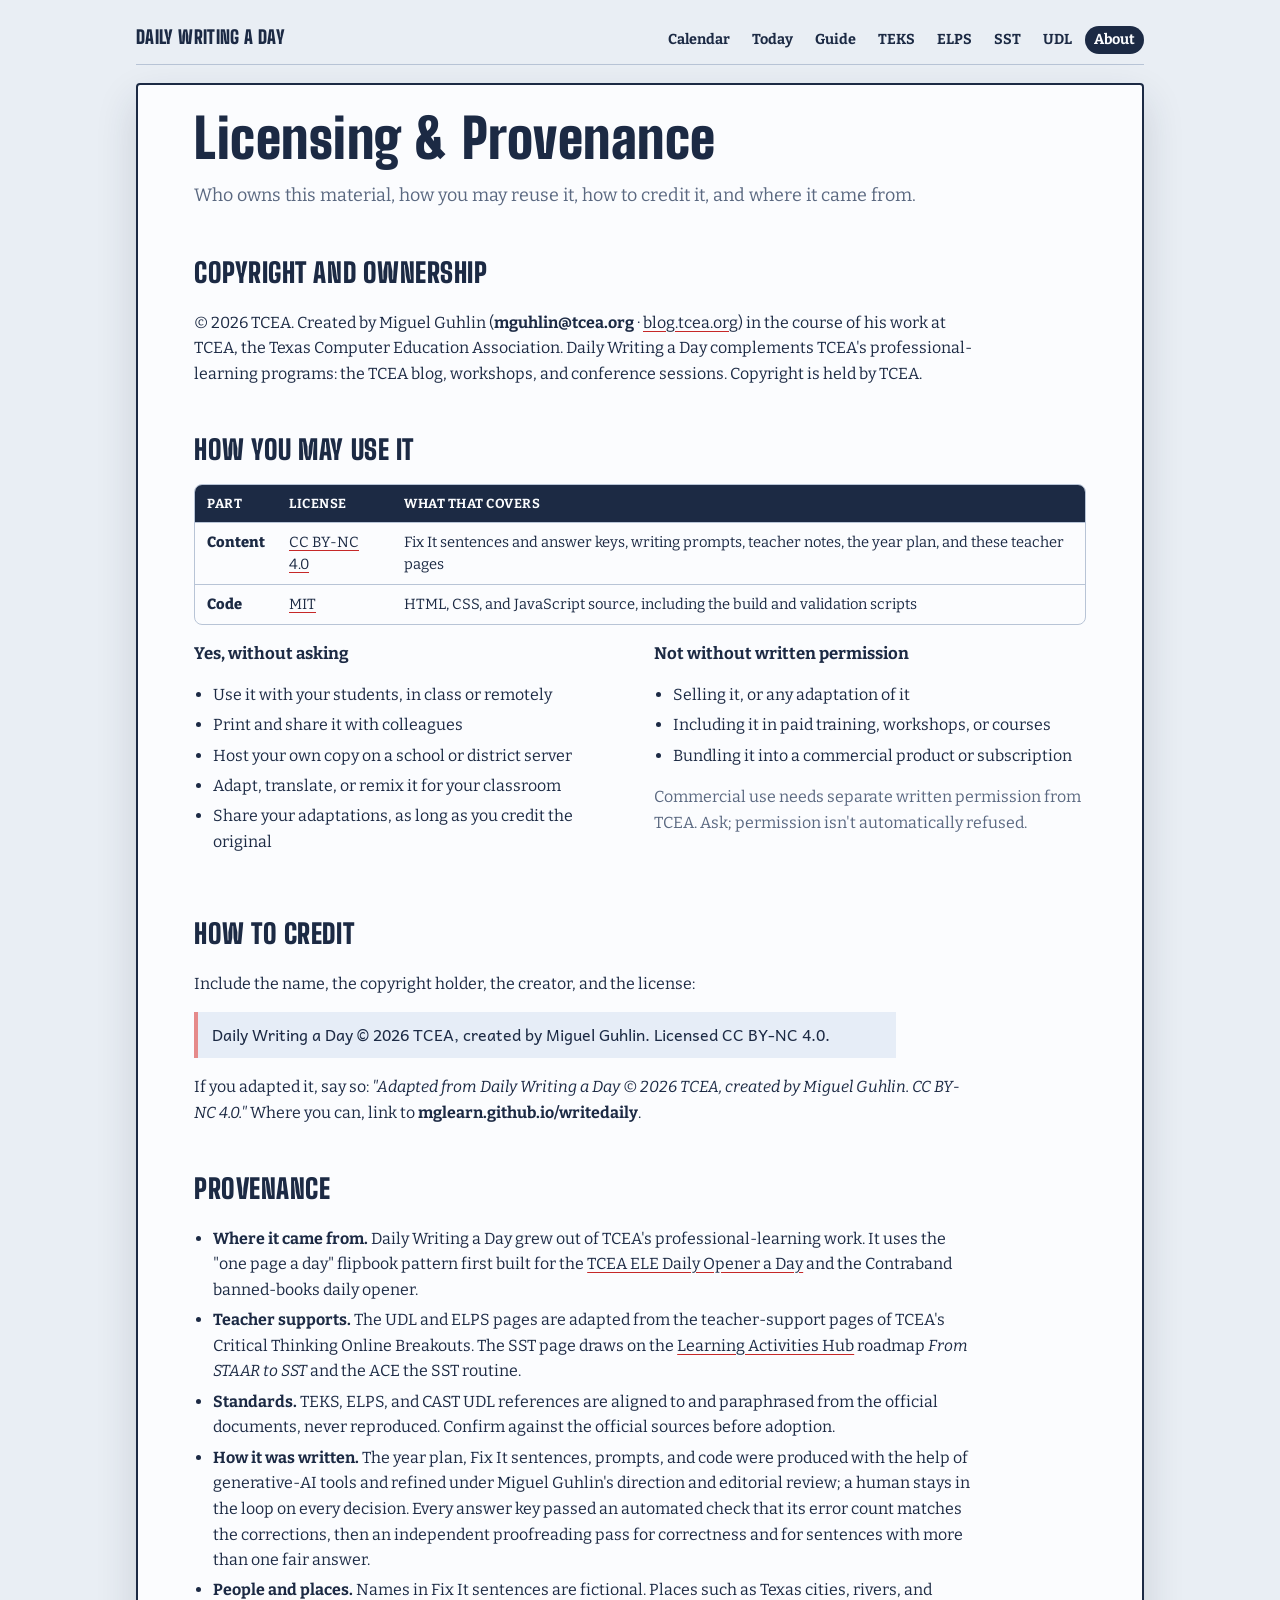
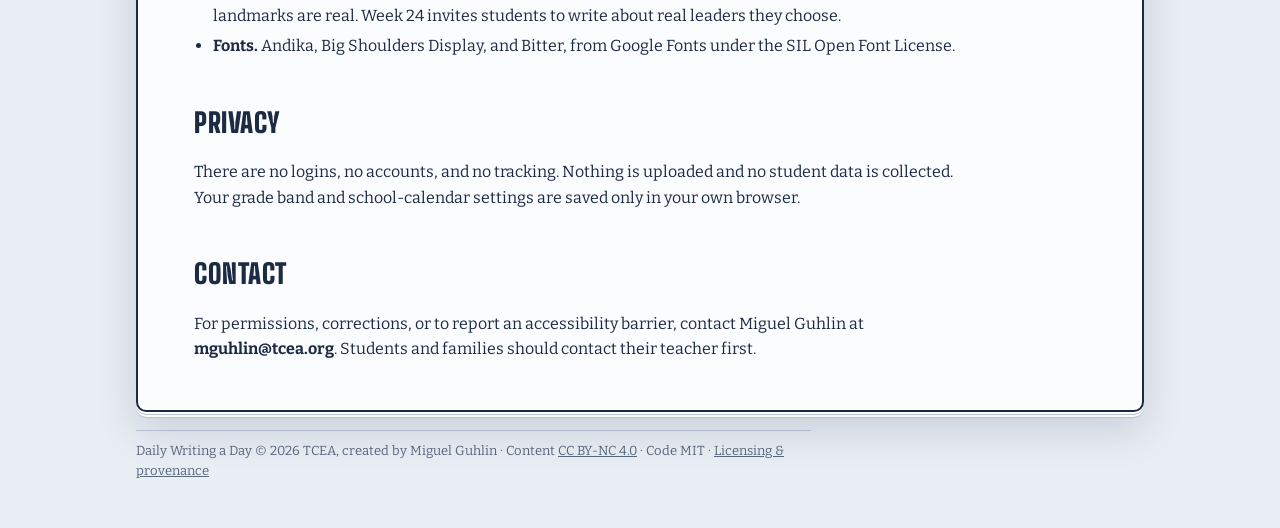
<file: about/index.html>
<!doctype html>
<html lang="en"><head><meta charset="utf-8"><meta name="viewport" content="width=device-width, initial-scale=1, viewport-fit=cover">
<meta name="description" content="Who made Daily Writing a Day, how you may reuse it, how to credit it, and where it came from.">
</head><body>
<title>Licensing &amp; Provenance · Daily Writing a Day</title>
<link rel="preconnect" href="https://fonts.googleapis.com"><link rel="preconnect" href="https://fonts.gstatic.com" crossorigin>
<link rel="stylesheet" href="https://fonts.googleapis.com/css2?family=Andika:wght@400;700&family=Big+Shoulders+Display:wght@700;900&family=Bitter:wght@500;700;800&display=swap">
<style>/* Layout: one notebook page centered on a desk; the page is the hero, controls sit above it. */
:root {
  --desk: #e9eef4;        /* cool desk surface behind the page */
  --paper: #fbfcfe;       /* notebook paper */
  --rule: #c9d8ec;        /* blue ruled lines */
  --margin: #e58a8a;      /* red margin line */
  --ink: #1c2a44;         /* navy ink */
  --muted: #5a6880;
  --pen: #c62828;         /* teacher's red pen: corrections */
  --pencil: #f2b705;      /* pencil yellow: primary buttons */
  --pencil-ink: #2a2100;
  --chip: #e6edf7;
  --line: #b8c4d6;
  --shadow: rgba(28, 42, 68, .16);
  --f-date: "Big Shoulders Display", "Arial Narrow", Impact, sans-serif;
  --f-ui: "Bitter", Georgia, "Times New Roman", serif;
  --f-read: "Andika", "Trebuchet MS", Verdana, sans-serif;
  color-scheme: light;
}
@media (prefers-color-scheme: dark) { :root:not([data-theme="light"]) {
  --desk: #0f1626; --paper: #18233a; --rule: #2a3a58; --margin: #9a4a50; --ink: #e8eef9; --muted: #9fb0cc;
  --pen: #ff8a80; --pencil: #f5c542; --pencil-ink: #241c00; --chip: #22314f; --line: #3a4c6e; --shadow: rgba(0, 0, 0, .45); color-scheme: dark; } }
:root[data-theme="dark"] {
  --desk: #0f1626; --paper: #18233a; --rule: #2a3a58; --margin: #9a4a50; --ink: #e8eef9; --muted: #9fb0cc;
  --pen: #ff8a80; --pencil: #f5c542; --pencil-ink: #241c00; --chip: #22314f; --line: #3a4c6e; --shadow: rgba(0, 0, 0, .45); color-scheme: dark; }

*, *::before, *::after { box-sizing: border-box; }
[hidden] { display: none !important; }
html { -webkit-text-size-adjust: 100%; }
body { margin: 0; background: var(--desk); color: var(--ink); font: 16px/1.5 var(--f-ui); }
button, input { font: inherit; color: inherit; }
:focus-visible { outline: 3px solid var(--pencil); outline-offset: 2px; }
.sr-only { position: absolute; width: 1px; height: 1px; overflow: hidden; clip: rect(0 0 0 0); white-space: nowrap; }
.skip { position: absolute; left: -999px; } .skip:focus { left: 16px; top: 8px; background: var(--paper); padding: 6px 10px; z-index: 99; }
.muted { color: var(--muted); }
code { font-size: .9em; }

.wrap { max-width: 1040px; margin: 0 auto; padding-inline: 16px; padding-block: 24px 40px; display: grid; gap: 18px; }
.top { display: flex; flex-wrap: wrap; gap: 16px 28px; justify-content: space-between; align-items: flex-end; }
.brand { min-width: 0; flex: 1 1 380px; }
.eyebrow { margin: 0; font-size: .78rem; letter-spacing: .08em; text-transform: uppercase; color: var(--muted); font-weight: 700; }
h1 { margin: .1em 0 .2em; font-family: var(--f-date); font-weight: 900; font-size: clamp(2.4rem, 6vw, 3.6rem); line-height: .95; letter-spacing: .01em; text-wrap: balance; }
.lede { margin: 0; max-width: 58ch; color: var(--muted); }
.controls { display: grid; gap: 8px; justify-items: end; }
.btns { display: flex; flex-wrap: wrap; gap: 6px; justify-content: flex-end; }
.btn { border: 1.5px solid var(--line); background: var(--paper); border-radius: 999px; padding: 6px 14px; font-size: .9rem; font-weight: 700; cursor: pointer; }
.btn:hover { border-color: var(--ink); }
.btn-go { background: var(--pencil); color: var(--pencil-ink); border-color: var(--pencil); }
.seg { display: inline-flex; border: 1.5px solid var(--ink); border-radius: 999px; overflow: hidden; }
.seg button { border: 0; background: transparent; padding: 7px 16px; font-weight: 800; cursor: pointer; font-variant-numeric: tabular-nums; }
.seg button + button { border-left: 1.5px solid var(--ink); }
.seg button[aria-pressed="true"] { background: var(--ink); color: var(--paper); }

.panel { background: var(--paper); border: 1.5px solid var(--line); border-radius: 10px; padding: 14px 16px; }
#calSettings { display: flex; flex-wrap: wrap; gap: 10px 20px; align-items: center; font-size: .92rem; }
#calSettings p { flex-basis: 100%; margin: 0; }
#calSettings input[type=date] { padding: 4px 8px; border: 1.5px solid var(--line); border-radius: 6px; background: var(--paper); }


/* the page */
.flip-wrap { display: grid; grid-template-columns: 52px minmax(0, 1fr) 52px; gap: 10px; align-items: start; perspective: 1800px; }
.flip { position: relative; display: grid; min-width: 0; }
.flip > .fp { grid-area: 1 / 1; }
.flip-nav { position: sticky; top: 40vh; width: 52px; height: 52px; border-radius: 50%; border: 1.5px solid var(--line); background: var(--paper); font-size: 2rem; line-height: 1; cursor: pointer; }
.flip-nav:hover:not(:disabled) { border-color: var(--ink); }
.flip-nav:disabled { opacity: .3; cursor: default; }

.fp { position: relative; min-width: 0; background: var(--paper); border: 2px solid var(--ink); border-radius: 4px 4px 10px 10px; padding: 34px clamp(16px, 4vw, 40px) 22px clamp(28px, 6vw, 64px);
  box-shadow: 0 2px 0 var(--paper), 0 3px 0 var(--line), 0 5px 0 var(--paper), 0 6px 0 var(--line), 0 18px 40px var(--shadow);
  background-image: linear-gradient(to right, transparent calc(clamp(28px, 6vw, 64px) - 14px), var(--margin) calc(clamp(28px, 6vw, 64px) - 14px), var(--margin) calc(clamp(28px, 6vw, 64px) - 12px), transparent calc(clamp(28px, 6vw, 64px) - 12px)),
    repeating-linear-gradient(to bottom, transparent 0 31px, var(--rule) 31px 32px);
  transform-origin: top center; }
.fp-holes { position: absolute; top: 10px; left: 0; right: 0; display: flex; justify-content: center; gap: clamp(18px, 6vw, 64px); }
.fp-holes span { width: 12px; height: 12px; border-radius: 50%; background: var(--desk); border: 1.5px solid var(--line); }

.fp-head { display: grid; grid-template-columns: auto minmax(0, 1fr); gap: 4px 20px; align-items: end; padding-bottom: 14px; border-bottom: 2px solid var(--ink); }
.fp-num { grid-row: span 3; font-family: var(--f-date); font-weight: 900; font-size: clamp(4.5rem, 13vw, 7.5rem); line-height: .8; font-variant-numeric: tabular-nums; color: var(--ink); }
.fp-dow { font-family: var(--f-date); font-weight: 700; font-size: clamp(1.4rem, 3.4vw, 2rem); line-height: 1; text-transform: uppercase; letter-spacing: .04em; }
.fp-mon { font-size: .95rem; color: var(--muted); font-weight: 700; }
.fp-sub { font-size: .85rem; color: var(--muted); }
.fp-note { margin: 12px 0 0; padding: 6px 10px; background: var(--chip); border-radius: 6px; font-size: .9rem; }

.fp-week { display: flex; flex-wrap: wrap; gap: 6px 10px; align-items: baseline; margin: 14px 0 4px; }
.fp-theme { font-weight: 800; font-size: 1.05rem; }
.chip { display: inline-block; padding: 2px 10px; border-radius: 999px; background: var(--chip); font-size: .78rem; font-weight: 700; letter-spacing: .02em; }
.chip.kind { background: var(--ink); color: var(--paper); text-transform: uppercase; letter-spacing: .06em; }

.fp-sec { margin-top: 18px; }
.fp-label { display: flex; flex-wrap: wrap; align-items: baseline; gap: 4px 12px; margin: 0 0 8px; }
.fp-label h2 { margin: 0; font-family: var(--f-date); font-weight: 900; font-size: 1.6rem; letter-spacing: .03em; text-transform: uppercase; }
.fp-label .focus { font-size: .88rem; color: var(--muted); }
.fp-label .focus strong { color: var(--ink); }

/* DOL sentence on primary-ruled writing lines: solid top, dashed midline, solid baseline */
.dol { --top: .9em; --mid: 1.14em; --base: 1.64em; position: relative; isolation: isolate; margin: 0; padding: 0 12px; font-family: var(--f-read); font-size: clamp(1.35rem, 3.2vw, 2rem); line-height: 2.6em; overflow-wrap: anywhere;
  background: linear-gradient(to bottom, transparent var(--top), var(--rule) var(--top) calc(var(--top) + 2px), transparent calc(var(--top) + 2px) var(--base), var(--ink) var(--base) calc(var(--base) + 2px), transparent calc(var(--base) + 2px)) 0 0 / 100% 2.6em repeat-y var(--paper); border-radius: 4px; }
.dol::before { content: ""; position: absolute; inset: 0; z-index: -1; background: repeating-linear-gradient(to right, var(--rule) 0 9px, transparent 9px 16px);
  -webkit-mask: linear-gradient(to bottom, transparent var(--mid), #000 var(--mid) calc(var(--mid) + 2px), transparent calc(var(--mid) + 2px)) 0 0 / 100% 2.6em repeat-y;
          mask: linear-gradient(to bottom, transparent var(--mid), #000 var(--mid) calc(var(--mid) + 2px), transparent calc(var(--mid) + 2px)) 0 0 / 100% 2.6em repeat-y; }
.dol-meta { display: flex; flex-wrap: wrap; gap: 6px 14px; align-items: center; margin-top: 6px; font-size: .88rem; color: var(--muted); }
.errs { font-weight: 800; color: var(--pen); border: 1.5px solid var(--pen); border-radius: 999px; padding: 0 10px; }
.marks { font-size: .8rem; }
.marks b { font-family: var(--f-read); color: var(--pen); font-size: 1rem; }
.fix { font-family: var(--f-read); font-size: clamp(1.2rem, 2.8vw, 1.7rem); line-height: 1.6; }
.fix mark { background: transparent; color: var(--pen); font-weight: 700; text-decoration: underline 2px; text-underline-offset: 4px; }
.fix ins { text-decoration: none; }

.prompt { margin: 0; font-family: var(--f-read); font-size: clamp(1.25rem, 3vw, 1.85rem); line-height: 1.45; max-width: 46ch; }
.ican { margin: 14px 0 0; padding: 10px 14px; border: 2px dashed var(--ink); border-radius: 10px; font-family: var(--f-read); font-size: 1.15rem; }
.ican span { display: block; font-family: var(--f-ui); font-size: .78rem; letter-spacing: .06em; text-transform: uppercase; color: var(--muted); font-weight: 800; }

details { margin-top: 12px; border-top: 1.5px dashed var(--line); padding-top: 8px; }
summary { cursor: pointer; font-weight: 800; font-size: .92rem; width: fit-content; }
details > div { padding: 6px 0 2px; font-size: .95rem; max-width: 70ch; }
.fp-teks { margin-top: 18px; padding-top: 10px; border-top: 2px solid var(--ink); display: flex; flex-wrap: wrap; gap: 6px 16px; font-size: .8rem; color: var(--muted); }
.fp-teks b { color: var(--ink); }

.help { text-align: center; font-size: .85rem; margin: 0; }
.foot { font-size: .85rem; max-width: 75ch; }
.foot p { margin: 0 0 8px; }

/* tear-off flip */
.fp.leave-next, .mc.leave-next { animation: tearNext .45s ease-in forwards; z-index: 2; }
.fp.leave-prev, .mc.leave-prev { animation: tearPrev .45s ease-in forwards; z-index: 2; }
.fp.enter-prev, .mc.enter-prev { animation: dropIn .4s ease-out; z-index: 3; }
@keyframes tearNext { to { transform: rotateX(95deg) translateY(-30px); opacity: 0; } }
@keyframes tearPrev { to { transform: translateY(16px); opacity: 0; } }
@keyframes dropIn { from { transform: rotateX(80deg); opacity: 0; } to { transform: none; opacity: 1; } }
@media (prefers-reduced-motion: reduce) {
  .fp.leave-next, .fp.leave-prev, .mc.leave-next, .mc.leave-prev { animation: fade .2s forwards; } .fp.enter-prev, .mc.enter-prev { animation: none; }
  @keyframes fade { to { opacity: 0; } }
}

/* projector mode */
.projecting .flip-wrap { position: fixed; inset: 0; z-index: 50; background: var(--desk); padding: 2vh 2vw; overflow: auto; grid-template-columns: 64px minmax(0, 1fr) 64px; }
.projecting .fp { max-width: 1500px; width: 100%; justify-self: center; }
.projecting .fp-teacher, .projecting .fp-teks { display: none; }
.projecting .dol { font-size: clamp(2rem, 3.6vw, 3.2rem); }
.projecting .prompt { font-size: clamp(1.8rem, 3vw, 2.8rem); max-width: none; }
body.projecting { overflow: hidden; }

@media (max-width: 700px) {
  .controls { justify-items: start; } .btns { justify-content: flex-start; }
  .flip-wrap { grid-template-columns: minmax(0, 1fr); }
  .flip-nav { position: fixed; top: auto; bottom: calc(14px + env(safe-area-inset-bottom, 0px)); z-index: 40; box-shadow: 0 4px 14px var(--shadow); }
  .flip-nav.prev { left: 14px; } .flip-nav.next { right: 14px; }
  .wrap { padding-block: 16px 90px; }
}
@media print {
  body { background: #fff; }
  .top .controls, .flip-nav, .panel, .help, .skip { display: none !important; }
  .fp { box-shadow: none; }
  .fp-teacher[open] > div, .fp-fix[open] > div { display: block; }
}

/* site nav + credit (every page) */
.sitenav { display: flex; flex-wrap: wrap; gap: 6px 18px; align-items: baseline; justify-content: space-between; padding-bottom: 10px; border-bottom: 1.5px solid var(--line); }
.sn-home { font-family: var(--f-date); font-weight: 900; font-size: 1.15rem; letter-spacing: .02em; text-transform: uppercase; color: var(--ink); text-decoration: none; }
.sn-links { display: flex; flex-wrap: wrap; gap: 2px 4px; }
.sn-links a { padding: 3px 9px; border-radius: 999px; color: var(--ink); text-decoration: none; font-weight: 700; font-size: .9rem; }
.sn-links a:hover { background: var(--chip); }
.sn-links a[aria-current="page"] { background: var(--ink); color: var(--paper); }
.foot a, .credit a { color: inherit; }
.credit { margin: 10px 0 0; padding-top: 10px; border-top: 1px solid var(--line); font-size: .82rem; }
/* Teacher pages: one paper sheet of running text; tables scroll inside their own box. */
.doc { position: relative; min-width: 0; background: var(--paper); border: 2px solid var(--ink); border-radius: 4px 4px 10px 10px; padding: 28px clamp(16px, 5vw, 56px) 32px;
  box-shadow: 0 2px 0 var(--paper), 0 3px 0 var(--line), 0 5px 0 var(--paper), 0 6px 0 var(--line), 0 18px 40px var(--shadow); }
.doc > * { max-width: 78ch; }
.doc > .tbl, .doc > .cols3, .doc > .cols2, .doc > .udl { max-width: none; }
.doc h1 { margin: 0 0 .3em; font-size: clamp(2.2rem, 6vw, 3.4rem); }
.doc h2 { margin: 1.6em 0 .5em; font-family: var(--f-date); font-weight: 900; font-size: 1.7rem; letter-spacing: .02em; text-transform: uppercase; text-wrap: balance; }
.doc h3 { margin: .2em 0 .4em; font-size: 1.05rem; }
.doc p, .doc li, .doc dd { line-height: 1.6; }
.doc a { color: var(--ink); text-decoration-color: var(--pen); text-underline-offset: 3px; }
.doc ul { padding-left: 1.2em; }
.doc li + li { margin-top: .3em; }
.doc .lede { font-size: 1.12rem; }
.callout { padding: 12px 16px; border: 2px dashed var(--ink); border-radius: 10px; }
.quote { padding: 10px 14px; border-left: 4px solid var(--margin); background: var(--chip); font-family: var(--f-read); }
.cite { margin-top: 2em; padding-top: 10px; border-top: 1px solid var(--line); font-size: .85rem; color: var(--muted); }
.sel { user-select: all; font-weight: 700; }
.tbl { overflow-x: auto; margin: 12px 0; border: 1.5px solid var(--line); border-radius: 8px; }
.tbl table { border-collapse: collapse; width: 100%; font-size: .92rem; }
.tbl th, .tbl td { padding: 9px 12px; text-align: left; vertical-align: top; border-top: 1px solid var(--line); line-height: 1.45; }
.tbl thead th { background: var(--ink); color: var(--paper); border-top: 0; font-size: .82rem; letter-spacing: .04em; text-transform: uppercase; }
.tbl tbody th { font-weight: 800; white-space: nowrap; }
.scope { min-width: 860px; }
.scope tbody th { white-space: normal; }
.scope .wk { display: block; white-space: nowrap; font-family: var(--f-date); font-size: 1.15rem; }
.scope .dt, .scope .conv { font-size: .82rem; color: var(--muted); }
.scope .dt { font-weight: 700; }
.code { font-size: .8rem; font-weight: 700; color: var(--muted); font-variant-numeric: tabular-nums; }
.defs { display: grid; grid-template-columns: minmax(0, 14rem) minmax(0, 1fr); gap: 8px 20px; }
.defs dt { font-weight: 800; }
.defs dd { margin: 0; }
.cols3 { display: grid; grid-template-columns: repeat(auto-fit, minmax(min(100%, 240px), 1fr)); gap: 12px 24px; }
.cols2 { display: grid; grid-template-columns: repeat(auto-fit, minmax(min(100%, 300px), 1fr)); gap: 12px 28px; }
.cols3 ul { margin: 0; }
.udl .apply { margin-top: 12px; padding: 12px 16px; background: var(--chip); border-radius: 8px; }
.udl .apply ul { margin: 6px 0 0; }
@media (max-width: 640px) { .defs { grid-template-columns: minmax(0, 1fr); } .defs dd { margin-bottom: 8px; } }
@media print { .sitenav, .skip { display: none !important; } .doc { box-shadow: none; border: 0; padding: 0; } .tbl { overflow: visible; } .scope { min-width: 0; } }
</style>
<a class="skip" href="#main">Skip to content</a>
<main class="wrap">
  <nav class="sitenav" aria-label="Site"><a class="sn-home" href="../">Daily Writing a Day</a><span class="sn-links"><a href="../">Calendar</a><a href="../day/">Today</a><a href="../guide/">Guide</a><a href="../teks/">TEKS</a><a href="../elps/">ELPS</a><a href="../sst/">SST</a><a href="../udl/">UDL</a><a href="../about/" aria-current="page">About</a></span></nav>
  <article class="doc" id="main">
<h1>Licensing &amp; Provenance</h1>
<p class="lede">Who owns this material, how you may reuse it, how to credit it, and where it came from.</p>

<h2>Copyright and ownership</h2>
<p>© 2026 TCEA. Created by Miguel Guhlin (<span class="sel">mguhlin@tcea.org</span> · <a href="https://blog.tcea.org">blog.tcea.org</a>) in the course of his work at TCEA, the Texas Computer Education Association. Daily Writing a Day complements TCEA's professional-learning programs: the TCEA blog, workshops, and conference sessions. Copyright is held by TCEA.</p>

<h2>How you may use it</h2>
<div class="tbl"><table class=""><thead><tr><th scope="col">Part</th><th scope="col">License</th><th scope="col">What that covers</th></tr></thead><tbody><tr><th scope="row">Content</th><td><a href="https://creativecommons.org/licenses/by-nc/4.0/">CC BY-NC 4.0</a></td><td>Fix It sentences and answer keys, writing prompts, teacher notes, the year plan, and these teacher pages</td></tr><tr><th scope="row">Code</th><td><a href="https://opensource.org/license/mit">MIT</a></td><td>HTML, CSS, and JavaScript source, including the build and validation scripts</td></tr></tbody></table></div>
<div class="cols2">
  <section><h3>Yes, without asking</h3><ul><li>Use it with your students, in class or remotely</li><li>Print and share it with colleagues</li><li>Host your own copy on a school or district server</li><li>Adapt, translate, or remix it for your classroom</li><li>Share your adaptations, as long as you credit the original</li></ul></section>
  <section><h3>Not without written permission</h3><ul><li>Selling it, or any adaptation of it</li><li>Including it in paid training, workshops, or courses</li><li>Bundling it into a commercial product or subscription</li></ul><p class="muted">Commercial use needs separate written permission from TCEA. Ask; permission isn't automatically refused.</p></section>
</div>

<h2>How to credit</h2>
<p>Include the name, the copyright holder, the creator, and the license:</p>
<p class="quote">Daily Writing a Day © 2026 TCEA, created by Miguel Guhlin. Licensed CC BY-NC 4.0.</p>
<p>If you adapted it, say so: <i>"Adapted from Daily Writing a Day © 2026 TCEA, created by Miguel Guhlin. CC BY-NC 4.0."</i> Where you can, link to <span class="sel">mglearn.github.io/writedaily</span>.</p>

<h2>Provenance</h2>
<ul>
  <li><b>Where it came from.</b> Daily Writing a Day grew out of TCEA's professional-learning work. It uses the "one page a day" flipbook pattern first built for the <a href="https://mglearn.github.io/eles/calendar/">TCEA ELE Daily Opener a Day</a> and the Contraband banned-books daily opener.</li>
  <li><b>Teacher supports.</b> The UDL and ELPS pages are adapted from the teacher-support pages of TCEA's Critical Thinking Online Breakouts. The SST page draws on the <a href="https://mglearn.github.io/activities/sst/">Learning Activities Hub</a> roadmap <i>From STAAR to SST</i> and the ACE the SST routine.</li>
  <li><b>Standards.</b> TEKS, ELPS, and CAST UDL references are aligned to and paraphrased from the official documents, never reproduced. Confirm against the official sources before adoption.</li>
  <li><b>How it was written.</b> The year plan, Fix It sentences, prompts, and code were produced with the help of generative-AI tools and refined under Miguel Guhlin's direction and editorial review; a human stays in the loop on every decision. Every answer key passed an automated check that its error count matches the corrections, then an independent proofreading pass for correctness and for sentences with more than one fair answer.</li>
  <li><b>People and places.</b> Names in Fix It sentences are fictional. Places such as Texas cities, rivers, and landmarks are real. Week 24 invites students to write about real leaders they choose.</li>
  <li><b>Fonts.</b> Andika, Big Shoulders Display, and Bitter, from Google Fonts under the SIL Open Font License.</li>
</ul>

<h2>Privacy</h2>
<p>There are no logins, no accounts, and no tracking. Nothing is uploaded and no student data is collected. Your grade band and school-calendar settings are saved only in your own browser.</p>

<h2>Contact</h2>
<p>For permissions, corrections, or to report an accessibility barrier, contact Miguel Guhlin at <span class="sel">mguhlin@tcea.org</span>. Students and families should contact their teacher first.</p></article>
  <footer class="foot muted"><p class="credit">Daily Writing a Day © 2026 TCEA, created by Miguel Guhlin · Content <a href="https://creativecommons.org/licenses/by-nc/4.0/">CC BY-NC 4.0</a> · Code MIT · <a href="../about/">Licensing &amp; provenance</a></p></footer>
</main>
</body></html>
</file>
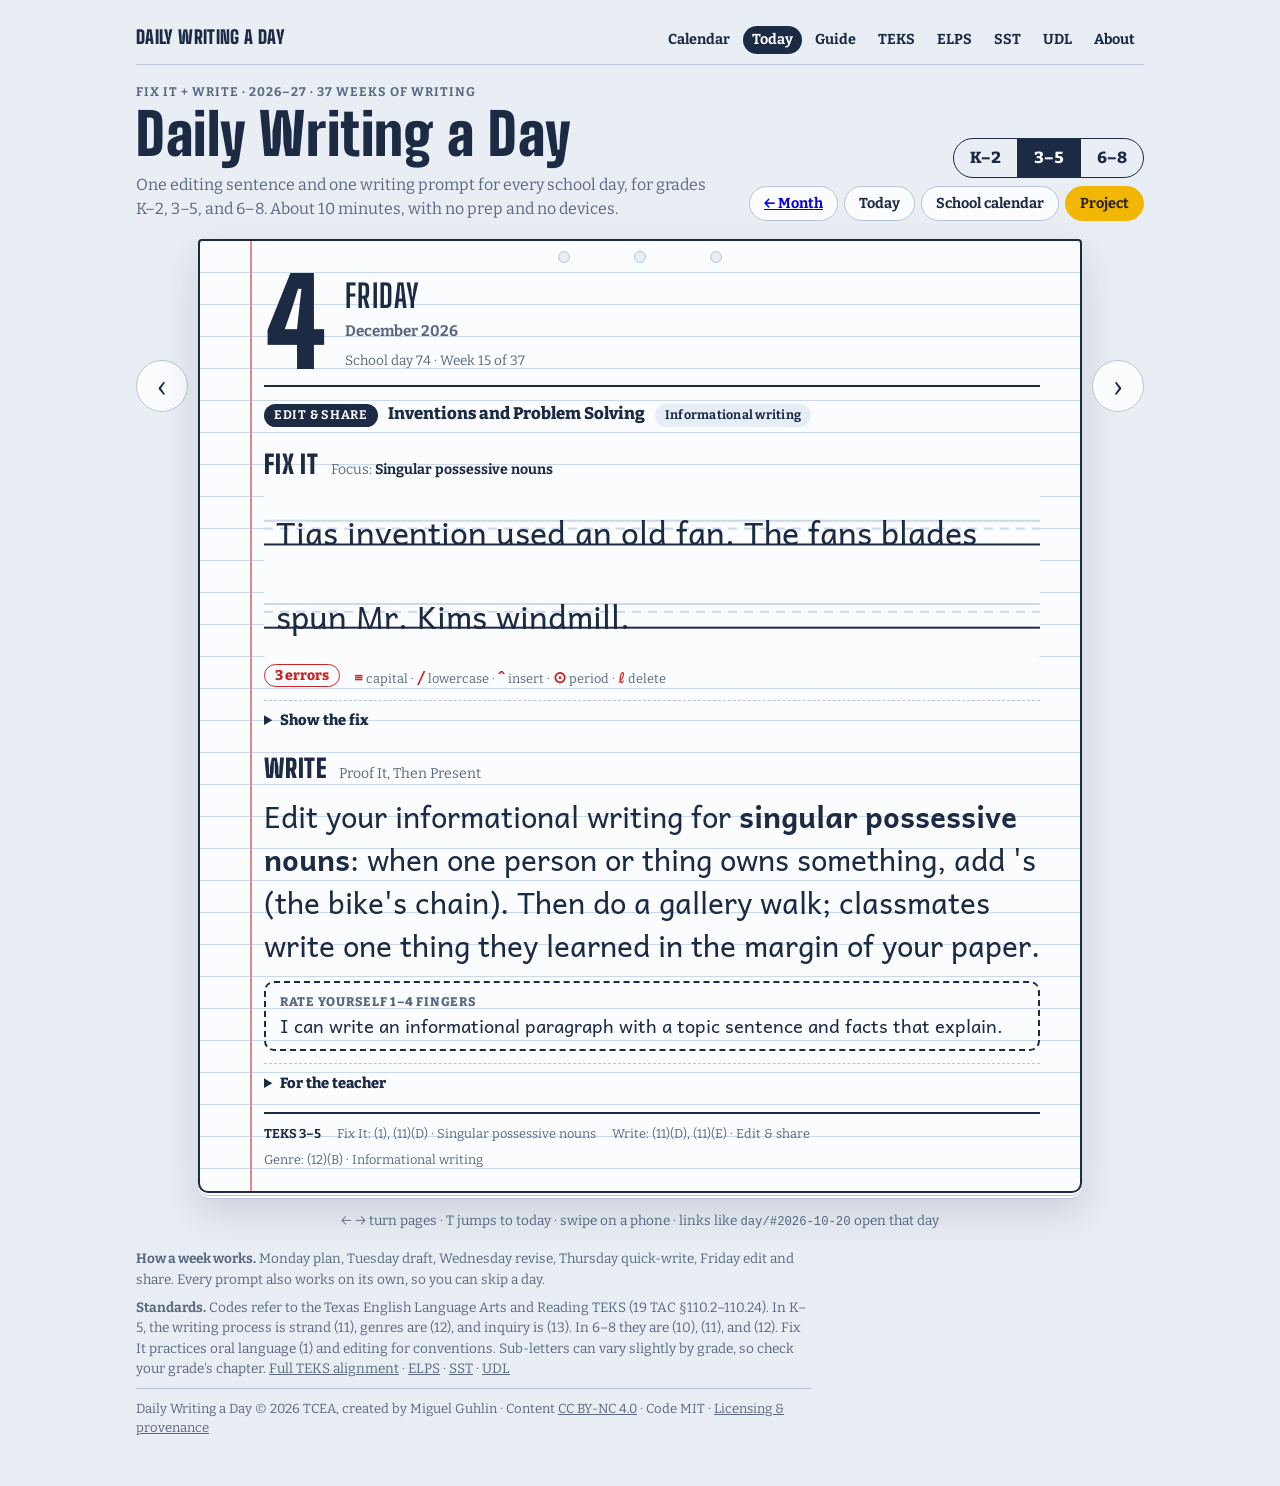
<file: day/index.html>
<!doctype html>
<html lang="en"><head><meta charset="utf-8"><meta name="viewport" content="width=device-width, initial-scale=1, viewport-fit=cover">
<meta name="description" content="Today’s Fix It sentence and writing prompt for grades K–2, 3–5, and 6–8, aligned to the Texas ELAR TEKS.">
</head><body>
<title>Daily Writing a Day</title>
<link rel="preconnect" href="https://fonts.googleapis.com"><link rel="preconnect" href="https://fonts.gstatic.com" crossorigin>
<link rel="stylesheet" href="https://fonts.googleapis.com/css2?family=Andika:wght@400;700&family=Big+Shoulders+Display:wght@700;900&family=Bitter:wght@500;700;800&display=swap">
<style>/* Layout: one notebook page centered on a desk; the page is the hero, controls sit above it. */
:root {
  --desk: #e9eef4;        /* cool desk surface behind the page */
  --paper: #fbfcfe;       /* notebook paper */
  --rule: #c9d8ec;        /* blue ruled lines */
  --margin: #e58a8a;      /* red margin line */
  --ink: #1c2a44;         /* navy ink */
  --muted: #5a6880;
  --pen: #c62828;         /* teacher's red pen: corrections */
  --pencil: #f2b705;      /* pencil yellow: primary buttons */
  --pencil-ink: #2a2100;
  --chip: #e6edf7;
  --line: #b8c4d6;
  --shadow: rgba(28, 42, 68, .16);
  --f-date: "Big Shoulders Display", "Arial Narrow", Impact, sans-serif;
  --f-ui: "Bitter", Georgia, "Times New Roman", serif;
  --f-read: "Andika", "Trebuchet MS", Verdana, sans-serif;
  color-scheme: light;
}
@media (prefers-color-scheme: dark) { :root:not([data-theme="light"]) {
  --desk: #0f1626; --paper: #18233a; --rule: #2a3a58; --margin: #9a4a50; --ink: #e8eef9; --muted: #9fb0cc;
  --pen: #ff8a80; --pencil: #f5c542; --pencil-ink: #241c00; --chip: #22314f; --line: #3a4c6e; --shadow: rgba(0, 0, 0, .45); color-scheme: dark; } }
:root[data-theme="dark"] {
  --desk: #0f1626; --paper: #18233a; --rule: #2a3a58; --margin: #9a4a50; --ink: #e8eef9; --muted: #9fb0cc;
  --pen: #ff8a80; --pencil: #f5c542; --pencil-ink: #241c00; --chip: #22314f; --line: #3a4c6e; --shadow: rgba(0, 0, 0, .45); color-scheme: dark; }

*, *::before, *::after { box-sizing: border-box; }
[hidden] { display: none !important; }
html { -webkit-text-size-adjust: 100%; }
body { margin: 0; background: var(--desk); color: var(--ink); font: 16px/1.5 var(--f-ui); }
button, input { font: inherit; color: inherit; }
:focus-visible { outline: 3px solid var(--pencil); outline-offset: 2px; }
.sr-only { position: absolute; width: 1px; height: 1px; overflow: hidden; clip: rect(0 0 0 0); white-space: nowrap; }
.skip { position: absolute; left: -999px; } .skip:focus { left: 16px; top: 8px; background: var(--paper); padding: 6px 10px; z-index: 99; }
.muted { color: var(--muted); }
code { font-size: .9em; }

.wrap { max-width: 1040px; margin: 0 auto; padding-inline: 16px; padding-block: 24px 40px; display: grid; gap: 18px; }
.top { display: flex; flex-wrap: wrap; gap: 16px 28px; justify-content: space-between; align-items: flex-end; }
.brand { min-width: 0; flex: 1 1 380px; }
.eyebrow { margin: 0; font-size: .78rem; letter-spacing: .08em; text-transform: uppercase; color: var(--muted); font-weight: 700; }
h1 { margin: .1em 0 .2em; font-family: var(--f-date); font-weight: 900; font-size: clamp(2.4rem, 6vw, 3.6rem); line-height: .95; letter-spacing: .01em; text-wrap: balance; }
.lede { margin: 0; max-width: 58ch; color: var(--muted); }
.controls { display: grid; gap: 8px; justify-items: end; }
.btns { display: flex; flex-wrap: wrap; gap: 6px; justify-content: flex-end; }
.btn { border: 1.5px solid var(--line); background: var(--paper); border-radius: 999px; padding: 6px 14px; font-size: .9rem; font-weight: 700; cursor: pointer; }
.btn:hover { border-color: var(--ink); }
.btn-go { background: var(--pencil); color: var(--pencil-ink); border-color: var(--pencil); }
.seg { display: inline-flex; border: 1.5px solid var(--ink); border-radius: 999px; overflow: hidden; }
.seg button { border: 0; background: transparent; padding: 7px 16px; font-weight: 800; cursor: pointer; font-variant-numeric: tabular-nums; }
.seg button + button { border-left: 1.5px solid var(--ink); }
.seg button[aria-pressed="true"] { background: var(--ink); color: var(--paper); }

.panel { background: var(--paper); border: 1.5px solid var(--line); border-radius: 10px; padding: 14px 16px; }
#calSettings { display: flex; flex-wrap: wrap; gap: 10px 20px; align-items: center; font-size: .92rem; }
#calSettings p { flex-basis: 100%; margin: 0; }
#calSettings input[type=date] { padding: 4px 8px; border: 1.5px solid var(--line); border-radius: 6px; background: var(--paper); }


/* the page */
.flip-wrap { display: grid; grid-template-columns: 52px minmax(0, 1fr) 52px; gap: 10px; align-items: start; perspective: 1800px; }
.flip { position: relative; display: grid; min-width: 0; }
.flip > .fp { grid-area: 1 / 1; }
.flip-nav { position: sticky; top: 40vh; width: 52px; height: 52px; border-radius: 50%; border: 1.5px solid var(--line); background: var(--paper); font-size: 2rem; line-height: 1; cursor: pointer; }
.flip-nav:hover:not(:disabled) { border-color: var(--ink); }
.flip-nav:disabled { opacity: .3; cursor: default; }

.fp { position: relative; min-width: 0; background: var(--paper); border: 2px solid var(--ink); border-radius: 4px 4px 10px 10px; padding: 34px clamp(16px, 4vw, 40px) 22px clamp(28px, 6vw, 64px);
  box-shadow: 0 2px 0 var(--paper), 0 3px 0 var(--line), 0 5px 0 var(--paper), 0 6px 0 var(--line), 0 18px 40px var(--shadow);
  background-image: linear-gradient(to right, transparent calc(clamp(28px, 6vw, 64px) - 14px), var(--margin) calc(clamp(28px, 6vw, 64px) - 14px), var(--margin) calc(clamp(28px, 6vw, 64px) - 12px), transparent calc(clamp(28px, 6vw, 64px) - 12px)),
    repeating-linear-gradient(to bottom, transparent 0 31px, var(--rule) 31px 32px);
  transform-origin: top center; }
.fp-holes { position: absolute; top: 10px; left: 0; right: 0; display: flex; justify-content: center; gap: clamp(18px, 6vw, 64px); }
.fp-holes span { width: 12px; height: 12px; border-radius: 50%; background: var(--desk); border: 1.5px solid var(--line); }

.fp-head { display: grid; grid-template-columns: auto minmax(0, 1fr); gap: 4px 20px; align-items: end; padding-bottom: 14px; border-bottom: 2px solid var(--ink); }
.fp-num { grid-row: span 3; font-family: var(--f-date); font-weight: 900; font-size: clamp(4.5rem, 13vw, 7.5rem); line-height: .8; font-variant-numeric: tabular-nums; color: var(--ink); }
.fp-dow { font-family: var(--f-date); font-weight: 700; font-size: clamp(1.4rem, 3.4vw, 2rem); line-height: 1; text-transform: uppercase; letter-spacing: .04em; }
.fp-mon { font-size: .95rem; color: var(--muted); font-weight: 700; }
.fp-sub { font-size: .85rem; color: var(--muted); }
.fp-note { margin: 12px 0 0; padding: 6px 10px; background: var(--chip); border-radius: 6px; font-size: .9rem; }

.fp-week { display: flex; flex-wrap: wrap; gap: 6px 10px; align-items: baseline; margin: 14px 0 4px; }
.fp-theme { font-weight: 800; font-size: 1.05rem; }
.chip { display: inline-block; padding: 2px 10px; border-radius: 999px; background: var(--chip); font-size: .78rem; font-weight: 700; letter-spacing: .02em; }
.chip.kind { background: var(--ink); color: var(--paper); text-transform: uppercase; letter-spacing: .06em; }

.fp-sec { margin-top: 18px; }
.fp-label { display: flex; flex-wrap: wrap; align-items: baseline; gap: 4px 12px; margin: 0 0 8px; }
.fp-label h2 { margin: 0; font-family: var(--f-date); font-weight: 900; font-size: 1.6rem; letter-spacing: .03em; text-transform: uppercase; }
.fp-label .focus { font-size: .88rem; color: var(--muted); }
.fp-label .focus strong { color: var(--ink); }

/* DOL sentence on primary-ruled writing lines: solid top, dashed midline, solid baseline */
.dol { --top: .9em; --mid: 1.14em; --base: 1.64em; position: relative; isolation: isolate; margin: 0; padding: 0 12px; font-family: var(--f-read); font-size: clamp(1.35rem, 3.2vw, 2rem); line-height: 2.6em; overflow-wrap: anywhere;
  background: linear-gradient(to bottom, transparent var(--top), var(--rule) var(--top) calc(var(--top) + 2px), transparent calc(var(--top) + 2px) var(--base), var(--ink) var(--base) calc(var(--base) + 2px), transparent calc(var(--base) + 2px)) 0 0 / 100% 2.6em repeat-y var(--paper); border-radius: 4px; }
.dol::before { content: ""; position: absolute; inset: 0; z-index: -1; background: repeating-linear-gradient(to right, var(--rule) 0 9px, transparent 9px 16px);
  -webkit-mask: linear-gradient(to bottom, transparent var(--mid), #000 var(--mid) calc(var(--mid) + 2px), transparent calc(var(--mid) + 2px)) 0 0 / 100% 2.6em repeat-y;
          mask: linear-gradient(to bottom, transparent var(--mid), #000 var(--mid) calc(var(--mid) + 2px), transparent calc(var(--mid) + 2px)) 0 0 / 100% 2.6em repeat-y; }
.dol-meta { display: flex; flex-wrap: wrap; gap: 6px 14px; align-items: center; margin-top: 6px; font-size: .88rem; color: var(--muted); }
.errs { font-weight: 800; color: var(--pen); border: 1.5px solid var(--pen); border-radius: 999px; padding: 0 10px; }
.marks { font-size: .8rem; }
.marks b { font-family: var(--f-read); color: var(--pen); font-size: 1rem; }
.fix { font-family: var(--f-read); font-size: clamp(1.2rem, 2.8vw, 1.7rem); line-height: 1.6; }
.fix mark { background: transparent; color: var(--pen); font-weight: 700; text-decoration: underline 2px; text-underline-offset: 4px; }
.fix ins { text-decoration: none; }

.prompt { margin: 0; font-family: var(--f-read); font-size: clamp(1.25rem, 3vw, 1.85rem); line-height: 1.45; max-width: 46ch; }
.ican { margin: 14px 0 0; padding: 10px 14px; border: 2px dashed var(--ink); border-radius: 10px; font-family: var(--f-read); font-size: 1.15rem; }
.ican span { display: block; font-family: var(--f-ui); font-size: .78rem; letter-spacing: .06em; text-transform: uppercase; color: var(--muted); font-weight: 800; }

details { margin-top: 12px; border-top: 1.5px dashed var(--line); padding-top: 8px; }
summary { cursor: pointer; font-weight: 800; font-size: .92rem; width: fit-content; }
details > div { padding: 6px 0 2px; font-size: .95rem; max-width: 70ch; }
.fp-teks { margin-top: 18px; padding-top: 10px; border-top: 2px solid var(--ink); display: flex; flex-wrap: wrap; gap: 6px 16px; font-size: .8rem; color: var(--muted); }
.fp-teks b { color: var(--ink); }

.help { text-align: center; font-size: .85rem; margin: 0; }
.foot { font-size: .85rem; max-width: 75ch; }
.foot p { margin: 0 0 8px; }

/* tear-off flip */
.fp.leave-next, .mc.leave-next { animation: tearNext .45s ease-in forwards; z-index: 2; }
.fp.leave-prev, .mc.leave-prev { animation: tearPrev .45s ease-in forwards; z-index: 2; }
.fp.enter-prev, .mc.enter-prev { animation: dropIn .4s ease-out; z-index: 3; }
@keyframes tearNext { to { transform: rotateX(95deg) translateY(-30px); opacity: 0; } }
@keyframes tearPrev { to { transform: translateY(16px); opacity: 0; } }
@keyframes dropIn { from { transform: rotateX(80deg); opacity: 0; } to { transform: none; opacity: 1; } }
@media (prefers-reduced-motion: reduce) {
  .fp.leave-next, .fp.leave-prev, .mc.leave-next, .mc.leave-prev { animation: fade .2s forwards; } .fp.enter-prev, .mc.enter-prev { animation: none; }
  @keyframes fade { to { opacity: 0; } }
}

/* projector mode */
.projecting .flip-wrap { position: fixed; inset: 0; z-index: 50; background: var(--desk); padding: 2vh 2vw; overflow: auto; grid-template-columns: 64px minmax(0, 1fr) 64px; }
.projecting .fp { max-width: 1500px; width: 100%; justify-self: center; }
.projecting .fp-teacher, .projecting .fp-teks { display: none; }
.projecting .dol { font-size: clamp(2rem, 3.6vw, 3.2rem); }
.projecting .prompt { font-size: clamp(1.8rem, 3vw, 2.8rem); max-width: none; }
body.projecting { overflow: hidden; }

@media (max-width: 700px) {
  .controls { justify-items: start; } .btns { justify-content: flex-start; }
  .flip-wrap { grid-template-columns: minmax(0, 1fr); }
  .flip-nav { position: fixed; top: auto; bottom: calc(14px + env(safe-area-inset-bottom, 0px)); z-index: 40; box-shadow: 0 4px 14px var(--shadow); }
  .flip-nav.prev { left: 14px; } .flip-nav.next { right: 14px; }
  .wrap { padding-block: 16px 90px; }
}
@media print {
  body { background: #fff; }
  .top .controls, .flip-nav, .panel, .help, .skip { display: none !important; }
  .fp { box-shadow: none; }
  .fp-teacher[open] > div, .fp-fix[open] > div { display: block; }
}

/* site nav + credit (every page) */
.sitenav { display: flex; flex-wrap: wrap; gap: 6px 18px; align-items: baseline; justify-content: space-between; padding-bottom: 10px; border-bottom: 1.5px solid var(--line); }
.sn-home { font-family: var(--f-date); font-weight: 900; font-size: 1.15rem; letter-spacing: .02em; text-transform: uppercase; color: var(--ink); text-decoration: none; }
.sn-links { display: flex; flex-wrap: wrap; gap: 2px 4px; }
.sn-links a { padding: 3px 9px; border-radius: 999px; color: var(--ink); text-decoration: none; font-weight: 700; font-size: .9rem; }
.sn-links a:hover { background: var(--chip); }
.sn-links a[aria-current="page"] { background: var(--ink); color: var(--paper); }
.foot a, .credit a { color: inherit; }
.credit { margin: 10px 0 0; padding-top: 10px; border-top: 1px solid var(--line); font-size: .82rem; }
</style>
<a class="skip" href="#calFlip">Skip to today's page</a>
<main class="wrap">
  <nav class="sitenav" aria-label="Site"><a class="sn-home" href="../">Daily Writing a Day</a><span class="sn-links"><a href="../">Calendar</a><a href="../day/" aria-current="page">Today</a><a href="../guide/">Guide</a><a href="../teks/">TEKS</a><a href="../elps/">ELPS</a><a href="../sst/">SST</a><a href="../udl/">UDL</a><a href="../about/">About</a></span></nav>
  <header class="top">
    <div class="brand">
      <p class="eyebrow">Fix It + Write · 2026–27 · 37 weeks of writing</p>
      <h1>Daily Writing a Day</h1>
      <p class="lede">One editing sentence and one writing prompt for every school day, for grades K–2, 3–5, and 6–8. About 10 minutes, with no prep and no devices.</p>
    </div>
    <div class="controls" role="toolbar" aria-label="Calendar controls">
      <div class="seg" role="group" aria-label="Grade band"><button type="button" data-band="k2" aria-pressed="false">K–2</button><button type="button" data-band="g35" aria-pressed="false">3–5</button><button type="button" data-band="g68" aria-pressed="false">6–8</button></div>
      <div class="btns">
        <a class="btn" id="calMonthLink" href="../">← Month</a>
        <button type="button" class="btn" id="calToday">Today</button>
        <button type="button" class="btn" id="calSettingsBtn" aria-expanded="false" aria-controls="calSettings">School calendar</button>
        <button type="button" class="btn btn-go" id="calProject">Project</button>
      </div>
    </div>
  </header>
  <section class="panel" id="calSettings" hidden aria-label="School calendar settings">
    <label for="calStart">First day of school <input type="date" id="calStart" value="2026-08-17"></label>
    <label for="calHol"><input type="checkbox" id="calHol" checked> Skip typical Texas holidays and breaks</label>
    <button type="button" class="btn" id="calReset">Reset</button>
    <p class="muted">Week 1 starts on your first day; each following school week gets the next week of writing. Saved in this browser for both the calendar and the day pages.</p>
  </section>
  <div class="flip-wrap">
    <button type="button" class="flip-nav prev" id="calPrev" aria-label="Previous school day">‹</button>
    <div class="flip" id="calFlip"></div>
    <button type="button" class="flip-nav next" id="calNext" aria-label="Next school day">›</button>
  </div>
  <p class="sr-only" id="calLive" aria-live="polite"></p>
  <p class="help muted">← → turn pages · T jumps to today · swipe on a phone · links like <code>day/#2026-10-20</code> open that day</p>
  <footer class="foot muted">
    <p><strong>How a week works.</strong> Monday plan, Tuesday draft, Wednesday revise, Thursday quick-write, Friday edit and share. Every prompt also works on its own, so you can skip a day.</p>
    <p><strong>Standards.</strong> Codes refer to the Texas English Language Arts and Reading TEKS (19 TAC §110.2–110.24). In K–5, the writing process is strand (11), genres are (12), and inquiry is (13). In 6–8 they are (10), (11), and (12). Fix It practices oral language (1) and editing for conventions. Sub-letters can vary slightly by grade, so check your grade's chapter. <a href="../teks/">Full TEKS alignment</a> · <a href="../elps/">ELPS</a> · <a href="../sst/">SST</a> · <a href="../udl/">UDL</a></p>
    <p class="credit">Daily Writing a Day © 2026 TCEA, created by Miguel Guhlin · Content <a href="https://creativecommons.org/licenses/by-nc/4.0/">CC BY-NC 4.0</a> · Code MIT · <a href="../about/">Licensing &amp; provenance</a></p>
  </footer>
</main>
<script>window.DW={"year":{"label":"2026–27","start":"2026-08-17","holidays":["2026-09-07","2026-11-23","2026-11-24","2026-11-25","2026-11-26","2026-11-27","2026-12-21","2026-12-22","2026-12-23","2026-12-24","2026-12-25","2026-12-28","2026-12-29","2026-12-30","2026-12-31","2027-01-01","2027-01-18","2027-02-15","2027-03-15","2027-03-16","2027-03-17","2027-03-18","2027-03-19","2027-03-26"]},"weeks":[{"week":1,"theme":"New Beginnings","note":"first week of school","title":"First Days, Fresh Starts","bigIdea":"Students launch the year by telling true stories about new beginnings, building a daily writing habit and the check that every sentence is complete.","bands":{"k2":{"genre":"Personal narrative","genreCode":"(12)(A)","conv":"Capitalize the first word of a sentence","iCan":"I can tell about something that happened to me and start each sentence with a capital letter."},"g35":{"genre":"Personal narrative","genreCode":"(12)(A)","conv":"Complete sentences, not fragments","iCan":"I can write a true story with a clear beginning, and every sentence is complete."},"g68":{"genre":"Personal narrative","genreCode":"(11)(A)","conv":"Sentence fragments","iCan":"I can write a personal narrative that shows feelings through details and has no sentence fragments."}},"days":[{"kind":"plan","title":"Picking a First to Tell","teacher":"Model your own list or sketch first, out loud. Before time ends, every student should have one idea circled or starred.","write":{"k2":"Draw three small pictures of your first days of school this year: something new, something fun, and something a little scary. Circle the one you want to tell about.","g35":"List five “firsts” from your life: first lost tooth, first time on a bike, first day somewhere new. Star the one you remember best and jot three details: where you were, who was there, and how you felt.","g68":"List times you started something new: a school, a team, a neighborhood, a friend group, a job at home. Pick one and sketch a quick timeline: the beginning, the moment it got real, and how you felt after."},"dol":{"k2":{"s":"my new backpack is blue","fix":"My new backpack is blue.","n":2},"g35":{"s":"On the first day, Lucia found her new classroom. Next to the libary.","fix":"On the first day, Lucia found her new classroom next to the library.","n":3},"g68":{"s":"Before the first bell rang, Andre checked his schedule twice. Because he didnt want to get lost in the new building.","fix":"Before the first bell rang, Andre checked his schedule twice because he didn't want to get lost in the new building.","n":3}},"code":{"k2":"(11)(A)","g35":"(11)(A)","g68":"(10)(A)"}},{"kind":"draft","title":"Starting the Story","teacher":"Point out that the Fix It sentence starts with a capital. Look for story beginnings that name a real place and a real moment.","write":{"k2":"Use the picture you circled yesterday, or think about this morning at school. Write: “On the first day, I…” Then draw what you saw.","g35":"Use your starred idea from Monday, or pick any first you remember well. Write the beginning of the story: put us right there, with where you were and the first thing you saw or heard.","g68":"Draft the opening paragraph of a story about a new beginning (Monday's timeline or a fresh one). Start in the middle of the action, not with “One day.” Stop right before the big moment."},"dol":{"k2":{"s":"we walkd to our new room","fix":"We walked to our new room.","n":3},"g35":{"s":"Mrs. Ortiz smiled at the class. And wrote her name on the bord.","fix":"Mrs. Ortiz smiled at the class and wrote her name on the board.","n":3},"g68":{"s":"walking into the cafeteria with a full tray. Andre searched for a familar face.","fix":"Walking into the cafeteria with a full tray, Andre searched for a familiar face.","n":3}},"code":{"k2":"(11)(B)","g35":"(11)(B)","g68":"(10)(B)"}},{"kind":"revise","title":"Show the Feeling","teacher":"Read the weak model aloud, then revise it together before students touch their own work. Look for one real change, not a recopied draft.","write":{"k2":"Listen: “I went to school.” Now add a feeling: “I walked into school with butterflies in my tummy.” Add one feeling word to your own story.","g35":"Read this: “I went in the room. It was nice. I sat down.” Craft move: \u003cstrong>show, don't tell\u003c/strong>. Swap “nice” for what you saw, heard, or smelled (new crayons? a humming fan?). Find one telling word in your story and replace it with a sensory detail.","g68":"Weak model: “I was nervous on my first day. It was really scary. I was so nervous.” Craft move: \u003cstrong>show the feeling through the body and actions\u003c/strong>: sweaty palms, rereading the same text, a locker that won't open. Rewrite two sentences of your draft so readers feel it without you naming it."},"dol":{"k2":{"s":"my frend sat by me","fix":"My friend sat by me.","n":3},"g35":{"s":"During recess, we played tag. Until the whistle blew","fix":"During recess, we played tag until the whistle blew.","n":3},"g68":{"s":"The new schedule confused everyone. Especially the sixth graders who kept walking into the wrong classroom","fix":"The new schedule confused everyone, especially the sixth graders who kept walking into the wrong classroom.","n":3}},"code":{"k2":"(11)(C)","g35":"(11)(C)","g68":"(10)(C)"}},{"kind":"quick-write","title":"First Bite, First Try","teacher":"Set a timer and write alongside students. The goal is fluency; spelling waits until Friday.","write":{"k2":"Tell about a time you tried a new food. What was it? Did you like it? Draw your face when you tasted it!","g35":"Quick-write: tell the true story of a time you tried something that scared you a little: a high dive, a new food, reading aloud, a sleepover. Write for six minutes without stopping to erase.","g68":"Fast write: the first time you did something on your own, like cooking a meal, walking to a store, or watching a younger kid. Tell it as a story in seven minutes and include one line of what you were thinking."},"dol":{"k2":{"s":"can I sit here","fix":"Can I sit here?","n":2},"g35":{"s":"my little brother started kindergarten. With a dinosaur lunchbox.","fix":"My little brother started kindergarten with a dinosaur lunchbox.","n":3},"g68":{"s":"Since the bus was late on the first morning. Half the class missed homeroom, and the principel made an announcment.","fix":"Since the bus was late on the first morning, half the class missed homeroom, and the principal made an announcement.","n":4}},"code":{"k2":"(12)(A)","g35":"(12)(A)","g68":"(11)(A)"}},{"kind":"edit-share","title":"Check Every Sentence","teacher":"Model the check on one student's sentence (with permission) before partners start. Celebrate fixes, not perfection. (3–5 Fix It: also accept a colon or dash before &quot;a turtle&quot;; 6–8: also accept a comma before &quot;even though.&quot;)","write":{"k2":"Pick your best sentence from this week. Does every sentence start with a \u003cstrong>capital letter\u003c/strong>? Fix any that don't. Then read it to a partner and show your picture.","g35":"Choose one story from this week and edit for \u003cstrong>complete sentences\u003c/strong>: read each one aloud and ask, “Who or what? Doing what?” Join any fragment to the sentence next to it. Then read your best two sentences in the author's chair.","g68":"Edit one piece from this week for \u003cstrong>sentence fragments\u003c/strong>: read it from the last sentence to the first so each one has to stand alone. Fix any “because…” or “-ing” fragments. Then share with a partner, who names the line that felt most real."},"dol":{"k2":{"s":"school is fun. we like our class","fix":"School is fun. We like our class.","n":3},"g35":{"s":"We have a new class pet. A turtle named Speedy. he lives by the window.","fix":"We have a new class pet, a turtle named Speedy. He lives by the window.","n":3},"g68":{"s":"Andre survived his first week. Even though he got lost twice. By Friday, he knew every shortcut in the building","fix":"Andre survived his first week even though he got lost twice. By Friday, he knew every shortcut in the building.","n":3}},"code":{"k2":"(11)(D), (11)(E)","g35":"(11)(D), (11)(E)","g68":"(10)(D), (10)(E)"}}]},{"week":2,"theme":"Friends and Teamwork","note":"","title":"Better Together","bigIdea":"Students write true stories about friends and teams, zooming in on the moment a group came together or fell apart, while they practice ending sentences correctly.","bands":{"k2":{"genre":"Personal narrative","genreCode":"(12)(A)","conv":"End marks: period and question mark","iCan":"I can tell a story about a friend and end each sentence with a period or a question mark."},"g35":{"genre":"Personal narrative","genreCode":"(12)(A)","conv":"Capital letters and end punctuation","iCan":"I can write a story about teamwork with dialogue, and I use capital letters and end punctuation correctly."},"g68":{"genre":"Personal narrative","genreCode":"(11)(A)","conv":"Run-ons and comma splices","iCan":"I can write a narrative that zooms in on a turning point, with no run-ons or comma splices."}},"days":[{"kind":"plan","title":"Mapping Teamwork Moments","teacher":"Share a short teamwork story of your own as a model. Look for a chosen moment, not just a topic like “soccer.” (6–8 Fix It: also accept a period or semicolon instead of the comma + conjunction.)","write":{"k2":"Think of a time you played or worked with a friend. Draw it. Tell a partner: Who was there? What did you do together?","g35":"Make a web with “Friends and Teamwork” in the middle. Add times you worked with someone: a game, a chore, a project, a fort. Pick the one with the most action and list three things that happened, in order.","g68":"Brainstorm three moments when a group either clicked or fell apart: a team, a group project, a band, a group chat. Choose one and jot the problem, the turning point, and what it taught you about working with people."},"dol":{"k2":{"s":"do you want to play","fix":"Do you want to play?","n":2},"g35":{"s":"rosa and kenji built a fort out of couch cushions","fix":"Rosa and Kenji built a fort out of couch cushions.","n":3},"g68":{"s":"Our science team had one hour to build a bridge out of straws, nobody agreed on the desing","fix":"Our science team had one hour to build a bridge out of straws, but nobody agreed on the design.","n":3}},"code":{"k2":"(11)(A)","g35":"(11)(A)","g68":"(10)(A)"}},{"kind":"draft","title":"Drafting the Middle","teacher":"Remind students that the middle is where the problem lives. Look for at least one line where someone speaks. (6–8 Fix It: also accept a period or semicolon instead of the comma + conjunction.)","write":{"k2":"Write about a time you and a friend did something together. Start with “One day, my friend and I…” End with how you felt.","g35":"Use your web from Monday, or think of a time a team helped you. Draft the middle of the story: what went wrong, and what did you and your teammate say and do to fix it? Include one line of talking.","g68":"Draft the turning point of your teamwork story (Monday's idea or a new one): the moment the group came together or broke apart. Slow it down: what was said, who looked at whom, what changed."},"dol":{"k2":{"s":"we bilt a big tower","fix":"We built a big tower.","n":3},"g35":{"s":"kenji held the blanket while Rosa tied the knots did it stay up","fix":"Kenji held the blanket while Rosa tied the knots. Did it stay up?","n":4},"g68":{"s":"Maya wanted to paint the bridge red, Jordan wanted to leave it plain, they argued until the bell rang.","fix":"Maya wanted to paint the bridge red, but Jordan wanted to leave it plain. They argued until the bell rang.","n":3}},"code":{"k2":"(11)(B)","g35":"(11)(B)","g68":"(10)(B)"}},{"kind":"revise","title":"Let Them Talk","teacher":"Revise the weak model together on the board first. Look for students adding words to their draft, not starting over. (6–8 Fix It: also accept a period or semicolon instead of the comma + conjunction.)","write":{"k2":"Listen: “We played.” That is short! Add what and where: “We played tag by the big slide.” Find one short sentence in your story and add where it happened.","g35":"Weak model: “We played. We won. It was fun.” Craft move: \u003cstrong>add dialogue\u003c/strong>. Let the people talk: “Pass it to me!” Kenji yelled. Add one line of dialogue to your own teamwork story.","g68":"Weak model: “The group project was hard, but we worked it out in the end.” Craft move: \u003cstrong>zoom in on one small moment\u003c/strong>: an eye roll, a muttered comment, someone finally laughing. Replace one summary sentence in your draft with a three- or four-sentence zoomed-in scene."},"dol":{"k2":{"s":"will you play with me","fix":"Will you play with me?","n":2},"g35":{"s":"Our team won the game on saturday we cheered so loudly","fix":"Our team won the game on Saturday. We cheered so loudly.","n":4},"g68":{"s":"We finally tested the bridge, it held twelve textbooks. Which was a class record.","fix":"We finally tested the bridge, and it held twelve textbooks, which was a class record.","n":3}},"code":{"k2":"(11)(C)","g35":"(11)(C)","g68":"(10)(C)"}},{"kind":"quick-write","title":"Learning Someone's Game","teacher":"Write fast with the class. Invite two volunteers to read one sentence aloud. (6–8 Fix It: also accept a period or semicolon instead of the comma + conjunction.)","write":{"k2":"Tell about a time someone taught you a game, or you taught someone else. What happened when you played? Draw and write.","g35":"Quick-write: tell about a time you and a sibling, cousin, neighbor, or friend had to share one thing: the last slice, the front seat, one controller. How did it turn out?","g68":"Fast write: a time you were the new person in a group that already knew each other, like a team, a club, or a lunch table. Tell the moment you went from outsider to part of it (or didn't)."},"dol":{"k2":{"s":"who is your best friend","fix":"Who is your best friend?","n":2},"g35":{"s":"have you ever played on a team with your cousin my cousin Ana is a great goalie","fix":"Have you ever played on a team with your cousin? My cousin Ana is a great goalie.","n":4},"g68":{"s":"My friends and I tried to make pancakes for the whole team, the first batch burned the smoke alarm went off.","fix":"My friends and I tried to make pancakes for the whole team, but the first batch burned, and the smoke alarm went off.","n":3}},"code":{"k2":"(12)(A)","g35":"(12)(A)","g68":"(11)(A)"}},{"kind":"edit-share","title":"End Marks Matter","teacher":"Have students point to each end mark as they reread. Listen during sharing for voices that drop at periods and rise at questions. (6–8 Fix It: also accept a period or semicolon instead of the comma + conjunction.)","write":{"k2":"Look at your story from this week. Does each telling sentence end with a \u003cstrong>period\u003c/strong>? Does each asking sentence end with a \u003cstrong>question mark\u003c/strong>? Fix them, then read your story to a partner.","g35":"Edit one story from this week for \u003cstrong>capital letters and end punctuation\u003c/strong>: a capital at every sentence start and for names; a period, question mark, or exclamation point at every end. Then share with a partner, who asks you one question about your story.","g68":"Edit one piece for \u003cstrong>run-ons and comma splices\u003c/strong>: find every comma that joins two complete thoughts and fix it with a period, a semicolon, or a comma plus \u003cem>and\u003c/em>, \u003cem>but\u003c/em>, or \u003cem>so\u003c/em>. Share your turning-point scene in the author's chair."},"dol":{"k2":{"s":"is it time to play. Yes, it is","fix":"Is it time to play? Yes, it is.","n":3},"g35":{"s":"our class team is called the Comets. who thinks we can win","fix":"Our class team is called the Comets. Who thinks we can win?","n":3},"g68":{"s":"The team lost the final game, nobody was angry. Coach Ruiz bought everyone tacos, we laughed about the missed goal","fix":"The team lost the final game, but nobody was angry. Coach Ruiz bought everyone tacos, and we laughed about the missed goal.","n":3}},"code":{"k2":"(11)(D), (11)(E)","g35":"(11)(D), (11)(E)","g68":"(10)(D), (10)(E)"}}]},{"week":3,"theme":"Our School","note":"","title":"All About Our School","bigIdea":"Students become the experts on their own school, writing facts a newcomer needs while practicing capital letters for names and places.","bands":{"k2":{"genre":"All-about writing","genreCode":"(12)(B)","conv":"Capitalize names and the word I","iCan":"I can write facts about our school and use capital letters for names and the word I."},"g35":{"genre":"Informational writing","genreCode":"(12)(B)","conv":"Capitalizing proper nouns","iCan":"I can write an informational paragraph about our school with a topic sentence, facts, and capitalized proper nouns."},"g68":{"genre":"Informational essay","genreCode":"(11)(B)","conv":"Capitalizing proper nouns and proper adjectives","iCan":"I can write an informational section with specific details and correctly capitalized proper nouns and adjectives."}},"days":[{"kind":"plan","title":"Choosing What to Teach","teacher":"Talk about the difference between facts and opinions as students list. Look for topics small enough to explain in a paragraph. (6–8 Fix It: also accept a period or semicolon instead of the comma + conjunction.)","write":{"k2":"Draw four places in our school: the library, the gym, the cafeteria, and the office. Put a star on the place you know the most about.","g35":"You are the expert on our school! List topics a new student would need to know: the cafeteria, recess rules, the library, the best water fountain. Choose one and list three facts about it.","g68":"A new student starts tomorrow. Brainstorm what nobody officially tells you about this school: lunch lines, passing periods, which stairs to take. Pick one topic and organize it into three subtopics you could explain."},"dol":{"k2":{"s":"my friend is sam","fix":"My friend is Sam.","n":3},"g35":{"s":"Our school is on oak street in San Antonio","fix":"Our school is on Oak Street in San Antonio.","n":3},"g68":{"s":"Lone Oak Middle School was named after a tree near the guadalupe river, the tree is still standing","fix":"Lone Oak Middle School was named after a tree near the Guadalupe River, and the tree is still standing.","n":4}},"code":{"k2":"(11)(A)","g35":"(11)(A)","g68":"(10)(A)"}},{"kind":"draft","title":"A Paragraph of Facts","teacher":"Model a topic sentence that names the place and hints at what is coming. Look for facts, not just “it is fun.”","write":{"k2":"Write about one place in our school. Tell two facts: “The gym has ___. In the gym, we ___.” Draw it and add labels.","g35":"Use your topic from Monday, or choose one place in our school. Write a paragraph that teaches a new student about it: a topic sentence first, then three facts.","g68":"Draft one section of a “Survival Guide” for our school (Monday's plan or a new topic). Give it a heading and write a paragraph with a clear main idea and details a newcomer could actually use."},"dol":{"k2":{"s":"sam and i like the library","fix":"Sam and I like the library.","n":3},"g35":{"s":"Every friday we visit the library. And check out books from Ms. Chen","fix":"Every Friday we visit the library and check out books from Ms. Chen.","n":4},"g68":{"s":"Our school's mexican folk dance team performed at the texas State Capitol in austin.","fix":"Our school's Mexican folk dance team performed at the Texas State Capitol in Austin.","n":3}},"code":{"k2":"(11)(B)","g35":"(11)(B)","g68":"(10)(B)"}},{"kind":"revise","title":"Exact Facts Win","teacher":"Ask, “Could a visitor picture this?” after each revised sentence. Look for numbers, names, and exact nouns.","write":{"k2":"Listen: “The library is good.” That does not teach us much. Try: “The library has books about sharks and a soft blue rug.” Change one “good” or “fun” in your writing to a real fact.","g35":"Weak model: “The cafeteria is a place where we eat. It is big. We eat there.” Craft move: \u003cstrong>use exact numbers and names\u003c/strong>: How many tables? What's on the menu Tuesday? Add two exact facts to your own paragraph.","g68":"Weak model: “The library is a nice place with lots of resources that help students.” Craft move: \u003cstrong>replace general words with specifics\u003c/strong>: which resources? Graphic novels? A quiet corner? Charging spots? Revise one vague sentence in your draft so a reader can picture it."},"dol":{"k2":{"s":"i eat lunch with maria","fix":"I eat lunch with Maria.","n":3},"g35":{"s":"the art room has paint from mexico and clay from Japan","fix":"The art room has paint from Mexico and clay from Japan.","n":3},"g68":{"s":"After the field trip to the alamo, our class wrote reports. About spanish missions in Texas.","fix":"After the field trip to the Alamo, our class wrote reports about Spanish missions in Texas.","n":4}},"code":{"k2":"(11)(C)","g35":"(11)(C)","g68":"(10)(C)"}},{"kind":"quick-write","title":"Tour Guide for a Day","teacher":"Encourage students to write as the expert. Look for facts explained clearly enough for an outsider. (6–8 Fix It: also accept a period or semicolon instead of the comma + conjunction.)","write":{"k2":"Write all about our playground. What can you do there? What rules keep us safe? Draw and label it.","g35":"Quick-write: you are the tour guide for a class visiting from another school. Write what you would tell them at one stop on the tour, including the most surprising fact about our school.","g68":"Fast write: explain one school routine to someone from another country who has never been inside a Texas middle school, like passing periods, lockers, or pep rallies. Assume they know nothing."},"dol":{"k2":{"s":"i ride bus 12 with ben","fix":"I ride bus 12 with Ben.","n":3},"g35":{"s":"did you know that coach Garza started our school garden in april","fix":"Did you know that Coach Garza started our school garden in April?","n":4},"g68":{"s":"The PTA sold japanese rice crackers and french bread at the fall festival, it raised enough money for new books.","fix":"The PTA sold Japanese rice crackers and French bread at the fall festival, and it raised enough money for new books.","n":3}},"code":{"k2":"(12)(B)","g35":"(12)(B)","g68":"(11)(B)"}},{"kind":"edit-share","title":"Names Get Capitals","teacher":"Have students underline every capital and explain why it is there. Save the best pieces for a real new-student welcome.","write":{"k2":"Check your writing about our school. Did you use a \u003cstrong>capital letter for names\u003c/strong> and for the word \u003cstrong>I\u003c/strong>? Fix them, then read your page to a partner.","g35":"Edit one piece from this week for \u003cstrong>proper nouns\u003c/strong>: names of people, places, streets, days, and months need capitals. Underline each one as you check. Then do a gallery walk: leave your paragraph on your desk and read three classmates' work.","g68":"Edit one section for \u003cstrong>proper nouns and proper adjectives\u003c/strong> (\u003cem>Texas\u003c/em>, \u003cem>Mexican\u003c/em>, \u003cem>Vietnamese\u003c/em>, \u003cem>Alamo\u003c/em>). Then put your section together with two classmates' sections to make a mini survival guide, and read it aloud as a group."},"dol":{"k2":{"s":"jon and i paint. Lily and i read.","fix":"Jon and I paint. Lily and I read.","n":3},"g35":{"s":"Our principal, dr. Patel, grew up in el Paso. She moved here last july.","fix":"Our principal, Dr. Patel, grew up in El Paso. She moved here last July.","n":3},"g68":{"s":"Our librarian displayed books by korean and vietnamese authors. She added a poster of big bend National Park.","fix":"Our librarian displayed books by Korean and Vietnamese authors. She added a poster of Big Bend National Park.","n":4}},"code":{"k2":"(11)(D), (11)(E)","g35":"(11)(D), (11)(E)","g68":"(10)(D), (10)(E)"}}]},{"week":4,"theme":"Helpers and Jobs","note":"Monday is Labor Day","title":"How Helpers Do It","bigIdea":"Students explain, step by step, how community helpers do their jobs and how they themselves do useful tasks, while practicing clear, complete sentences.","bands":{"k2":{"genre":"How-to writing","genreCode":"(12)(B)","conv":"Complete sentences: who + what they do","iCan":"I can write the steps of a helper's job in order, using sentences that tell who and what they do."},"g35":{"genre":"How-to (procedural) writing","genreCode":"(12)(B)","conv":"Commas in a series","iCan":"I can write clear steps in order with exact words, and I use commas in a series."},"g68":{"genre":"Procedural writing","genreCode":"(11)(B)","conv":"Compound sentences: comma + FANBOYS","iCan":"I can write a procedure a beginner can follow, with tips, and I punctuate compound sentences correctly."}},"days":[{"kind":"plan","title":"Helpers and Their Steps","teacher":"If Monday is a holiday, start the week here on Tuesday. Look for steps in a real order, not a list of facts. (6–8 Fix It: also accept a period or semicolon instead of the comma + conjunction.)","write":{"k2":"Think of a helper: a cook, a doctor, a bus driver, a teacher. What steps do they do? Fold your paper into three boxes and draw the steps in order: first, next, last.","g35":"List jobs that help our community: crossing guard, mechanic, cafeteria cook, firefighter. Pick one task one helper does, like fixing a flat tire, and list the tools and the steps in order.","g68":"Brainstorm skills you already have that someone might pay you for someday: braiding hair, fixing a bike chain, editing a video, cooking rice. Pick one and outline the steps a total beginner would need."},"dol":{"k2":{"s":"the vet help sick pets","fix":"The vet helps sick pets.","n":3},"g35":{"s":"A baker needs flour sugar and eggs","fix":"A baker needs flour, sugar, and eggs.","n":3},"g68":{"s":"Firefighters check their gear every morning they also clean the truck","fix":"Firefighters check their gear every morning, and they also clean the truck.","n":3}},"code":{"k2":"(11)(A)","g35":"(11)(A)","g68":"(10)(A)"}},{"kind":"draft","title":"Step by Step Draft","teacher":"Model one step aloud, starting with a time-order word or a command verb. Look for steps a reader could actually follow. (6–8 Fix It: also accept a period or semicolon instead of the comma + conjunction.)","write":{"k2":"Use your boxes from Monday, or pick a helper now. Write how they do one job. Use “First,” “Next,” and “Last.”","g35":"Use your list from Monday, or explain how a crossing guard helps kids cross the street. Draft the steps in order with words like first, then, after that, and finally.","g68":"Draft the steps for teaching a beginner your skill (Monday's plan or a new one, like changing a bike tube or making arroz). Number them and start each step with a command verb."},"dol":{"k2":{"s":"first, the cook wash her hands","fix":"First, the cook washes her hands.","n":3},"g35":{"s":"mr. Davis uses a jack a wrench and a new tire","fix":"Mr. Davis uses a jack, a wrench, and a new tire.","n":4},"g68":{"s":"the baker at esperanza's Bakery wakes up at four, she mixes the dough before sunrise","fix":"The baker at Esperanza's Bakery wakes up at four, and she mixes the dough before sunrise.","n":4}},"code":{"k2":"(11)(B)","g35":"(11)(B)","g68":"(10)(B)"}},{"kind":"revise","title":"Name the Exact Thing","teacher":"Act out the weak model literally to show why it fails. Look for exact nouns and verbs in the revisions.","write":{"k2":"Listen: “Put on the stuff.” What stuff? Try: “Put on your gloves and mask.” Find one step in your how-to and use the exact name of a thing.","g35":"Weak model: “Get the stuff. Do the thing with the tire. Then you're done.” Craft move: \u003cstrong>name exact tools and actions\u003c/strong>: “Loosen the bolts with a wrench.” Rewrite two of your steps so a reader could follow them with no questions.","g68":"Weak model: “Next, you cook the rice and make sure it's good.” Craft move: \u003cstrong>add a tip or warning\u003c/strong>: tell readers what goes wrong and how to avoid it (“Don't lift the lid, or the steam escapes.”). Add one tip or warning to your steps."},"dol":{"k2":{"s":"my teacher. reads to us","fix":"My teacher reads to us.","n":3},"g35":{"s":"the crossing guard has a whistle a stop sign and a bright vest","fix":"The crossing guard has a whistle, a stop sign, and a bright vest.","n":4},"g68":{"s":"Nurses at brazos valley Hospital work twelve-hour shifts so they need comfortable shoes","fix":"Nurses at Brazos Valley Hospital work twelve-hour shifts, so they need comfortable shoes.","n":4}},"code":{"k2":"(11)(C)","g35":"(11)(C)","g68":"(10)(C)"}},{"kind":"quick-write","title":"Robot Helper Rules","teacher":"Let students read one robot step aloud while a partner acts it out literally. Look for precise verbs. (6–8 Fix It: also accept a period or semicolon instead of the comma + conjunction.)","write":{"k2":"How do you help at school or at home? Maybe you water a plant or clean up blocks. Draw and write the steps.","g35":"Quick-write: write instructions for a robot starting its first day as a school custodian. It does exactly what you say, nothing more, so every step must be exact!","g68":"Fast write: a step-by-step guide to a job nobody gets paid for, like organizing a group project, calming down a younger kid, or keeping a group chat from blowing up. Make it practical and a little funny."},"dol":{"k2":{"s":"the mail carrier bring letters","fix":"The mail carrier brings letters.","n":3},"g35":{"s":"ms. Flores sweeps mops and locks the doors each night","fix":"Ms. Flores sweeps, mops, and locks the doors each night.","n":4},"g68":{"s":"The city bus driver checks her mirors at every stop, she waits for riders to sit down","fix":"The city bus driver checks her mirrors at every stop, and she waits for riders to sit down.","n":3}},"code":{"k2":"(12)(B)","g35":"(12)(B)","g68":"(11)(B)"}},{"kind":"edit-share","title":"Test Your Steps","teacher":"Partner testing shows writers where steps are missing. Listen for “Wait, what do I do now?” and send writers back to add a step. (6–8 Fix It: also accept a period or semicolon instead of the comma + conjunction.)","write":{"k2":"Read your how-to. Does each sentence tell \u003cstrong>who\u003c/strong> and \u003cstrong>what they do\u003c/strong>? (“The cook stirs the soup.”) Fix one that is missing a part. Then act out your steps for a partner!","g35":"Edit one how-to from this week for \u003cstrong>commas in a series\u003c/strong>: when you list three or more things, put a comma after each item before \u003cem>and\u003c/em>. Then partner test: your partner reads your steps aloud and acts them out.","g68":"Edit your procedure for \u003cstrong>compound sentences\u003c/strong>: find two complete thoughts joined by \u003cem>and\u003c/em>, \u003cem>but\u003c/em>, \u003cem>or\u003c/em>, or \u003cem>so\u003c/em>, and check for a comma before the joining word. Then trade with a partner. Can they follow your steps without asking you a question?"},"dol":{"k2":{"s":"the cook makes tacos. Mia eat them","fix":"The cook makes tacos. Mia eats them.","n":3},"g35":{"s":"Firefighters wear helmets boots and heavy coats. They carry hoses axes and ladders.","fix":"Firefighters wear helmets, boots, and heavy coats. They carry hoses, axes, and ladders.","n":4},"g68":{"s":"The vet checked the puppy's ears, she found an infection. She gave the owner medecine but the puppy hated it.","fix":"The vet checked the puppy's ears, and she found an infection. She gave the owner medicine, but the puppy hated it.","n":3}},"code":{"k2":"(11)(D), (11)(E)","g35":"(11)(D), (11)(E)","g68":"(10)(D), (10)(E)"}}]},{"week":5,"theme":"Family Stories","note":"many schools begin celebrating Hispanic Heritage Month around now","title":"Stories We Carry","bigIdea":"Students tell the stories families and communities keep retelling, a natural fit as many schools begin Hispanic Heritage Month, while they bring characters to life with action and dialogue.","bands":{"k2":{"genre":"Personal narrative","genreCode":"(12)(A)","conv":"Plural nouns (-s, -es)","iCan":"I can tell a story about people I care about and spell plurals with -s or -es."},"g35":{"genre":"Personal narrative","genreCode":"(12)(A)","conv":"Commas in dates and addresses","iCan":"I can write a family or community story with actions that show character, and I use commas in dates and addresses."},"g68":{"genre":"Personal narrative","genreCode":"(11)(A)","conv":"Commas after introductory words, phrases, and clauses","iCan":"I can write a narrative where dialogue and action reveal character, with commas after introductory elements."}},"days":[{"kind":"plan","title":"Stories Told Again","teacher":"Keep “family” broad: anyone students live with or care about counts. Look for one chosen story by the end.","write":{"k2":"Think of a happy time with people you love, or a story someone at home likes to tell. Draw it. Tell a partner who was there.","g35":"List stories people at home tell again and again: the time someone got lost, a funny baby story, a big storm. If none come to mind, list special times with people you care about. Star one and jot who, where, and what happened.","g68":"List stories you have heard more than once from family or neighbors: how someone came to Texas, a legendary cooking disaster, where a nickname came from. Pick one and note what you know, what you'd ask, and why people keep telling it."},"dol":{"k2":{"s":"my abuela has three dishs","fix":"My abuela has three dishes.","n":3},"g35":{"s":"My grandpa was born on May 4 1958 in Laredo Texas.","fix":"My grandpa was born on May 4, 1958, in Laredo, Texas.","n":3},"g68":{"s":"When my tía was young she sold paletas from a cart in brownsville","fix":"When my tía was young, she sold paletas from a cart in Brownsville.","n":3}},"code":{"k2":"(11)(A)","g35":"(11)(A)","g68":"(10)(A)"}},{"kind":"draft","title":"Setting the Scene","teacher":"Remind students that a story told at home can be written as a scene. Look for a clear setting in the first lines. (6–8 Fix It: also accept a period or semicolon instead of the comma + conjunction.)","write":{"k2":"Write about a time with people you love. Start with “One time, we…” Tell what you did and how it felt.","g35":"Use Monday's list, or think of a time people at home laughed really hard. Draft the beginning: who is there, where are you, and what starts to happen? Use your senses: what did the room smell or sound like?","g68":"Draft the story you chose Monday, or a story about an object at home with a history: a pot, a blanket, a photo, a tool. Write it as a scene with a setting and at least one person speaking."},"dol":{"k2":{"s":"we packed lunchs for the park","fix":"We packed lunches for the park.","n":3},"g35":{"s":"On Saturday August 15 2026 we had a reunion","fix":"On Saturday, August 15, 2026, we had a reunion.","n":4},"g68":{"s":"After the long drive from monterrey my grandmother hugged everyone, she even hugged the mail carrier.","fix":"After the long drive from Monterrey, my grandmother hugged everyone, and she even hugged the mail carrier.","n":3}},"code":{"k2":"(11)(B)","g35":"(11)(B)","g68":"(10)(B)"}},{"kind":"revise","title":"Show Them in Action","teacher":"Revise the model together, then give students quiet time to add one move to their own draft. Look for an action or line of dialogue that sounds like a real person.","write":{"k2":"Listen: “We ate food.” What food? How did it taste? Try: “We ate warm, soft tortillas.” Change one plain word in your story to a tasty, exact word.","g35":"Weak model: “My grandma told me a story. It was about when she was little. It was funny.” Craft move: \u003cstrong>show a person with a small action\u003c/strong>: how does she tell it? (“She slapped the table and laughed until she cried.”) Add one action like that to your story.","g68":"Weak model: “My uncle is a really funny person and everybody loves him.” Craft move: \u003cstrong>let dialogue reveal character\u003c/strong>: give the person one line only they would say. Revise your draft so a character's words do the work instead of your description."},"dol":{"k2":{"s":"abuelo picked three peachs","fix":"Abuelo picked three peaches.","n":3},"g35":{"s":"Send the photos to 1420 pecan lane Austin Texas 78701.","fix":"Send the photos to 1420 Pecan Lane, Austin, Texas 78701.","n":4},"g68":{"s":"Yes I remember that story. Without a doubt it was the funniest night of my life","fix":"Yes, I remember that story. Without a doubt, it was the funniest night of my life.","n":3}},"code":{"k2":"(11)(C)","g35":"(11)(C)","g68":"(10)(C)"}},{"kind":"quick-write","title":"The Story of a Name","teacher":"Names can be sensitive; let students choose the nickname option. Look for a real moment, not a summary.","write":{"k2":"Tell about a time you cooked or made something with a grown-up. What did you make? Draw it and write what happened.","g35":"Quick-write: tell the story of your name or a nickname. Who gave it to you? Is there a story behind it? If you don't know, tell about a time someone said your name wrong (or perfectly).","g68":"Fast write: a time a celebration or tradition went wrong: burned food, a lost costume piece, a power outage at a party. Write it fast, and end with why it became a story people still tell."},"dol":{"k2":{"s":"the boxs are full of toys","fix":"The boxes are full of toys.","n":3},"g35":{"s":"My cousin turned ten on Friday October 2 2026","fix":"My cousin turned ten on Friday, October 2, 2026.","n":3},"g68":{"s":"Honestly nobody in my family can sing but we sing loudly at every birthday anyway","fix":"Honestly, nobody in my family can sing, but we sing loudly at every birthday anyway.","n":3}},"code":{"k2":"(12)(A)","g35":"(12)(A)","g68":"(11)(A)"}},{"kind":"edit-share","title":"Share a Story Circle","teacher":"Invite students to take a story home and read it to the person in it. During sharing, listen for voices and actions that bring people to life.","write":{"k2":"Look at your story. When you wrote about more than one thing, did you add \u003cstrong>-s or -es\u003c/strong>? (one box, two boxes) Fix one. Then share your story and picture with a partner.","g35":"Edit one story for \u003cstrong>commas in dates and addresses\u003c/strong>. If your story has no date or place, add one (on Saturday, May 2, in Laredo, Texas) and check the commas. Then share in the author's chair.","g68":"Edit one piece for \u003cstrong>commas after introductory words, phrases, and clauses\u003c/strong> (\u003cem>Yes,\u003c/em> / \u003cem>After dinner,\u003c/em> / \u003cem>When she was ten,\u003c/em>). Then form a story circle: read one scene to a small group and ask what they want to know more about."},"dol":{"k2":{"s":"Tía made two dresss. I got three bow","fix":"Tía made two dresses. I got three bows.","n":3},"g35":{"s":"Our block party is on Saturday September 19 2026. Meet us at 300 Elm Street Waco Texas.","fix":"Our block party is on Saturday, September 19, 2026. Meet us at 300 Elm Street, Waco, Texas.","n":4},"g68":{"s":"After we finished dinner we looked at old photos. Laughing my grandpa pointed at his embarassing 1980s haircut.","fix":"After we finished dinner, we looked at old photos. Laughing, my grandpa pointed at his embarrassing 1980s haircut.","n":3}},"code":{"k2":"(11)(D), (11)(E)","g35":"(11)(D), (11)(E)","g68":"(10)(D), (10)(E)"}}]},{"week":6,"theme":"Autumn and Change","note":"","title":"Poems of Change","bigIdea":"Students write poems about fall and the changes around and inside them, trading general words for sensory images while practicing describing and comparing words.","bands":{"k2":{"genre":"Poem","genreCode":"(12)(A)","conv":"Adjectives and the articles a/an","iCan":"I can write a poem with describing words and use a and an correctly."},"g35":{"genre":"Poetry","genreCode":"(12)(A)","conv":"Comparative and superlative adjectives","iCan":"I can write a poem with sensory details and a simile, and I use comparing words correctly."},"g68":{"genre":"Poetry","genreCode":"(11)(A)","conv":"Comparative and superlative forms, including irregular ones","iCan":"I can write a poem with concrete images and use comparative and superlative forms correctly."}},"days":[{"kind":"plan","title":"Gathering Fall Words","teacher":"Take the list outside if you can. Look for specific sensory words, not just “pretty.”","write":{"k2":"Look out the window or go outside. What changes when fall comes? Draw it. Say three describing words to a partner: crunchy, cool, orange.","g35":"Make a senses list for fall in Texas (even if it's still hot!): what you see, hear, smell, taste, and feel. Write at least two words for each sense. Circle your favorites to use in a poem.","g68":"Fall in Texas is complicated: still 95 degrees, but football, shorter days, and pan de muerto in the bakery case. List signs of change you notice in the weather, at school, or in yourself. Star the three most surprising."},"dol":{"k2":{"s":"i see a orange leaf","fix":"I see an orange leaf.","n":3},"g35":{"s":"this leaf is more redder than that one","fix":"This leaf is redder than that one.","n":3},"g68":{"s":"Of all the trees on our street the cypress has the most brightest leaves","fix":"Of all the trees on our street, the cypress has the brightest leaves.","n":3}},"code":{"k2":"(11)(A)","g35":"(11)(A)","g68":"(10)(A)"}},{"kind":"draft","title":"Lines That Paint","teacher":"Read a short poem aloud first and point out the line breaks. Look for images, not explanations.","write":{"k2":"Write a fall poem with three lines. Start each line with “Fall is…” like “Fall is crunchy leaves.” Draw a picture around it.","g35":"Use your senses list from Monday, or look out the window right now. Write a five-line poem about one thing that changes in fall, using a different sense in each line. No rhyming needed!","g68":"Draft a free-verse poem from Monday's list, or about something that is changing for you this year. Write at least eight short lines, and break each line where you want the reader to pause."},"dol":{"k2":{"s":"we found a acorn under the big tree","fix":"We found an acorn under the big tree.","n":3},"g35":{"s":"october is the most colorfulest month of the year","fix":"October is the most colorful month of the year.","n":3},"g68":{"s":"Honestly this week felt more cooler than last week, but the forecast says Friday will be the hotter day of all.","fix":"Honestly, this week felt cooler than last week, but the forecast says Friday will be the hottest day of all.","n":3}},"code":{"k2":"(11)(B)","g35":"(11)(B)","g68":"(10)(B)"}},{"kind":"revise","title":"Compare It With a Simile","teacher":"Brainstorm three similes for the model together before students revise. Look for one line that is clearly sharper.","write":{"k2":"Listen: “The leaf fell.” Add a describing word: “The red leaf fell.” Add one more: “The red, crunchy leaf fell.” Add a describing word to one line of your poem.","g35":"Weak model: “The leaves are falling down. The wind is blowing. It is fall.” Craft move: \u003cstrong>use a simile\u003c/strong>: compare with \u003cem>like\u003c/em> or \u003cem>as\u003c/em>: “Leaves fall like tiny parachutes.” Add one simile to your own poem.","g68":"Weak model: “Change is hard / but it is also good / things change all the time.” Craft move: \u003cstrong>trade an abstract idea for a concrete image\u003c/strong>: instead of “change is hard,” show the jacket you outgrew or the empty seat on the bus. Replace one abstract line in your poem with an image."},"dol":{"k2":{"s":"the porch had an big pumpkin","fix":"The porch had a big pumpkin.","n":3},"g35":{"s":"My scarf is more warmer than yours, but the classroom rug is the warmer of all","fix":"My scarf is warmer than yours, but the classroom rug is the warmest of all.","n":3},"g68":{"s":"This fall's storms were badder than last year's, but the worse one was in October","fix":"This fall's storms were worse than last year's, but the worst one was in October.","n":3}},"code":{"k2":"(11)(C)","g35":"(11)(C)","g68":"(10)(C)"}},{"kind":"quick-write","title":"Talking to the Weather","teacher":"Keep it playful and fast. Invite a few students to read their first line only.","write":{"k2":"Pretend you are a leaf on a tree. Write a short poem: What do you see? Where do you go when you fall? Draw yourself!","g35":"Quick-write: write a poem that talks to the weather. Start with “Dear Wind,” or “Hey, Rain,” and tell it what you think of it. Make it funny or serious.","g68":"Fast write: a “Then and Now” poem. Write two short stanzas about yourself, one starting “Last year I…” and one starting “This year I…,” that show how you've changed."},"dol":{"k2":{"s":"we saw an big owl","fix":"We saw a big owl.","n":3},"g35":{"s":"our class pumpkin was more heavier than the one at the store","fix":"Our class pumpkin was heavier than the one at the store.","n":3},"g68":{"s":"Of the three poems I wrote this week this one is the better","fix":"Of the three poems I wrote this week, this one is the best.","n":3}},"code":{"k2":"(12)(A)","g35":"(12)(A)","g68":"(11)(A)"}},{"kind":"edit-share","title":"Poetry Café","teacher":"Dim the lights for the café if you like. Listen for poets reading slowly enough to land each image.","write":{"k2":"Read your poem. Did you use describing words? Check \u003cstrong>a\u003c/strong> and \u003cstrong>an\u003c/strong>: use \u003cem>an\u003c/em> before a vowel sound (an apple, an owl). Fix one, then read your poem aloud like a poet.","g35":"Edit one poem for \u003cstrong>comparative and superlative adjectives\u003c/strong>: \u003cem>-er\u003c/em> compares two (colder), \u003cem>-est\u003c/em> compares three or more (coldest), and never use \u003cem>more\u003c/em> with \u003cem>-er\u003c/em>. Then hold a poetry café: read to a small group and snap for each other.","g68":"Edit one poem for \u003cstrong>comparative and superlative forms\u003c/strong>, including irregular ones (\u003cem>good, better, best\u003c/em>; \u003cem>bad, worse, worst\u003c/em>; \u003cem>far, farther, farthest\u003c/em>). Then share one strong line in a class line-around, with no applause until the last reader."},"dol":{"k2":{"s":"i see a owl. It has big eyes","fix":"I see an owl. It has big eyes.","n":3},"g35":{"s":"Fall is more cooler then summer. Winter is the most coldest season.","fix":"Fall is cooler than summer. Winter is the coldest season.","n":3},"g68":{"s":"Pecans taste gooder after the first cold front. Honestly the worse part of fall is the itchy grass.","fix":"Pecans taste better after the first cold front. Honestly, the worst part of fall is the itchy grass.","n":3}},"code":{"k2":"(11)(D), (11)(E)","g35":"(11)(D), (11)(E)","g68":"(10)(D), (10)(E)"}}]},{"week":7,"theme":"Amazing Animals","note":"","title":"Animal Experts","bigIdea":"Students teach true, surprising facts about animals, replacing vague praise with exact information and connecting ideas with transitions, while they make subjects and verbs agree.","bands":{"k2":{"genre":"All-about writing","genreCode":"(12)(B)","conv":"Subject–verb agreement (is/are, runs/run)","iCan":"I can write true facts about an animal and match my nouns and verbs (a frog jumps, frogs jump)."},"g35":{"genre":"Informational writing","genreCode":"(12)(B)","conv":"Subject–verb agreement","iCan":"I can write an informational paragraph about an animal with exact facts and correct subject–verb agreement."},"g68":{"genre":"Informational essay","genreCode":"(11)(B)","conv":"Subject–verb agreement with tricky subjects","iCan":"I can write an informational piece with connected ideas and correct agreement, even with tricky subjects."}},"days":[{"kind":"plan","title":"Pick Your Animal","teacher":"Remind students to stick to what they know is true; a question mark next to a shaky fact is fine. Look for facts sorted into groups.","write":{"k2":"Which animal do you know a lot about? Draw it in the middle of your page. Around it, write or draw three facts: what it eats, where it lives, how it moves.","g35":"List animals you know about: pets, zoo animals, backyard critters, Texas animals like armadillos or horned lizards. Choose one and sort what you know into four boxes: Looks, Home, Food, Cool Facts.","g68":"Brainstorm animals with surprising abilities: bats that find food with sound, octopuses that change color, monarchs that migrate through Texas. Pick one and map three subtopics you could explain, plus one question you still have."},"dol":{"k2":{"s":"bats sleeps in the day","fix":"Bats sleep in the day.","n":3},"g35":{"s":"texas armadillos digs burrows with strong claws","fix":"Texas armadillos dig burrows with strong claws.","n":3},"g68":{"s":"The herd of bison graze on the prairie at caprock canyons State Park","fix":"The herd of bison grazes on the prairie at Caprock Canyons State Park.","n":4}},"code":{"k2":"(11)(A)","g35":"(11)(A)","g68":"(10)(A)"}},{"kind":"draft","title":"Hook Your Reader","teacher":"Share two or three strong openers aloud. Look for a hook and a clear topic.","write":{"k2":"Write an “all about” page for your animal. Start with “Did you know…?” Then tell two facts. Draw it and add labels.","g35":"Use your boxes from Monday, or pick an animal you know well. Write one paragraph for one box, like Food. Start with a topic sentence that makes a reader want to keep going.","g68":"Draft the introduction to an informational piece about your animal (Monday's plan or a new one). Open with a surprising fact or a question, then say what your piece will explain."},"dol":{"k2":{"s":"an owl are awake at night","fix":"An owl is awake at night.","n":3},"g35":{"s":"a horned lizard squirt blood from its eyes to scare coyotes","fix":"A horned lizard squirts blood from its eyes to scare coyotes.","n":3},"g68":{"s":"Each of the monarchs travel thousands of miles to mexico","fix":"Each of the monarchs travels thousands of miles to Mexico.","n":3}},"code":{"k2":"(11)(B)","g35":"(11)(B)","g68":"(10)(B)"}},{"kind":"revise","title":"Facts Beat Opinions","teacher":"Model the revision on the board. Look for at least one exact fact or a new transition in each draft.","write":{"k2":"Listen: “Cheetahs are fast.” How fast? Make it a wow fact: “Cheetahs can run faster than cars drive on our street!” Make one of your facts more exact.","g35":"Weak model: “Bats are cool. They do cool stuff. They are really cool animals.” Craft move: \u003cstrong>swap an opinion word for a fact\u003c/strong>: “One bat can eat hundreds of insects in a night.” Replace one “cool” or “awesome” in your paragraph with a real fact.","g68":"Weak model: “Octopuses are smart. Also they can change color. Also they have eight arms.” Craft move: \u003cstrong>use transitions that show connections\u003c/strong>: \u003cem>because\u003c/em>, \u003cem>for example\u003c/em>, \u003cem>as a result\u003c/em>, \u003cem>unlike\u003c/em>. Revise one list-like part of your draft so each sentence connects to the one before."},"dol":{"k2":{"s":"dogs runs fast","fix":"Dogs run fast.","n":3},"g35":{"s":"My cousin's turtles eats lettuce worms and strawberries","fix":"My cousin's turtles eat lettuce, worms, and strawberries.","n":4},"g68":{"s":"There is four kinds of venomous snakes in Texas, and the rattlesnake is the more common","fix":"There are four kinds of venomous snakes in Texas, and the rattlesnake is the most common.","n":3}},"code":{"k2":"(11)(C)","g35":"(11)(C)","g68":"(10)(C)"}},{"kind":"quick-write","title":"Nature Reporter","teacher":"For myth-busters: bats can see, goldfish remember for months, and bulls react to motion, not color. Look for writing that sounds like an expert explaining.","write":{"k2":"If you could be any animal for a day, which would you be? Write two true facts about it and draw yourself as that animal.","g35":"Quick-write: be a nature reporter. Write a short news report about an animal you can see near school, like a squirrel, a grackle, an ant, or a lizard. Tell what it does, where, and one thing you noticed up close.","g68":"Fast write: animal myth-buster. Pick a common belief (bats are blind, goldfish forget everything in three seconds, bulls hate the color red) and explain what's actually true. If you aren't sure, explain how you would find out."},"dol":{"k2":{"s":"a bee make honey","fix":"A bee makes honey.","n":3},"g35":{"s":"the hummingbird flap its wings very fast","fix":"The hummingbird flaps its wings very fast.","n":3},"g68":{"s":"neither the coyote nor the foxes was spotted on our trail camera last week","fix":"Neither the coyote nor the foxes were spotted on our trail camera last week.","n":3}},"code":{"k2":"(12)(B)","g35":"(12)(B)","g68":"(11)(B)"}},{"kind":"edit-share","title":"Teach Your Best Fact","teacher":"Model finding the true subject by crossing out the phrase in between (“collection of animal skulls”). Look for students checking every verb, not just one.","write":{"k2":"Read your animal page. Do your nouns and verbs match? (One frog \u003cstrong>jumps\u003c/strong>. Two frogs \u003cstrong>jump\u003c/strong>.) Fix one. Then make a class zoo: leave your page on your desk and visit three classmates' animals.","g35":"Edit one paragraph for \u003cstrong>subject–verb agreement\u003c/strong>: find each subject, then check its verb (\u003cem>The bat eats\u003c/em>; \u003cem>The bats eat\u003c/em>). Then read your best fact aloud and let the class guess the animal before you name it.","g68":"Edit one section for \u003cstrong>subject–verb agreement with tricky subjects\u003c/strong> (\u003cem>each of\u003c/em>, \u003cem>everyone\u003c/em>, \u003cem>neither…nor\u003c/em>, \u003cem>a group of\u003c/em>, \u003cem>there is/are\u003c/em>). Then teach your most surprising fact to a small group in thirty seconds."},"dol":{"k2":{"s":"Frogs jumps. A frog swim","fix":"Frogs jump. A frog swims.","n":3},"g35":{"s":"Owls hunts at night. A barn owl eat mice and other small animals","fix":"Owls hunt at night. A barn owl eats mice and other small animals.","n":3},"g68":{"s":"the class's collection of animal skulls are on display. Everyone in the sixth grade want to see the coyote skull.","fix":"The class's collection of animal skulls is on display. Everyone in the sixth grade wants to see the coyote skull.","n":3}},"code":{"k2":"(11)(D), (11)(E)","g35":"(11)(D), (11)(E)","g68":"(10)(D), (10)(E)"}}]},{"week":8,"theme":"Kindness Counts","note":"","title":"Letters of Kindness","bigIdea":"Students write letters that notice and thank people for real kindness, learning that a letter's format and tone should fit its reader.","bands":{"k2":{"genre":"Letter","genreCode":"(12)(C)","conv":"Capitals and commas in a letter (Dear ___, / Love, ___)","iCan":"I can write a kind letter with capitals and commas in the greeting and the closing."},"g35":{"genre":"Letter","genreCode":"(12)(D)","conv":"Friendly letter parts and commas","iCan":"I can write a friendly letter with all five parts and correct commas."},"g68":{"genre":"Letter","genreCode":"(11)(D)","conv":"Business letter conventions and formal tone","iCan":"I can write a formal letter that recognizes someone's kindness, with business letter format and a professional tone."}},"days":[{"kind":"plan","title":"Who Deserves a Thank-You?","teacher":"In the Fix It, a slash ( / ) shows where a new line starts in the letter. Look for kindness that is specific, not just “they are nice.”","write":{"k2":"Who has been kind to you? A friend, a helper, a teacher? Draw them. Tell a partner one kind thing they did.","g35":"List people who make your days better: a cafeteria worker, a neighbor, a coach, a friend. Next to each name, write one specific kind thing they did. Star the person you most want to thank.","g68":"Brainstorm people or groups whose kindness deserves official recognition: a custodian, a crossing guard, a local food bank, a coach. Choose one and list what they did, who it helped, and who has the power to honor them (a principal, a manager, a city council member)."},"dol":{"k2":{"s":"dear Mr. Bell / thank you for fixing our sink.","fix":"Dear Mr. Bell, / Thank you for fixing our sink.","n":3},"g35":{"s":"October 5 2026 / dear Ms. Reyes / Thank you for reading us stories at lunch.","fix":"October 5, 2026 / Dear Ms. Reyes, / Thank you for reading us stories at lunch.","n":3},"g68":{"s":"Hey Ms. Holloway, / Our class can't thank you enough for organizing the food drive","fix":"Dear Ms. Holloway: / Our class cannot thank you enough for organizing the food drive.","n":4}},"code":{"k2":"(11)(A)","g35":"(11)(A)","g68":"(10)(A)"}},{"kind":"draft","title":"Write the Body","teacher":"Show the five parts of a letter on the board. Look for a body that names a real action. (6–8 Fix It: also accept a semicolon instead of the period before &quot;his.&quot;)","write":{"k2":"Write a thank-you letter to someone kind. Start with “Dear ___,” and tell what they did. Draw a picture for them.","g35":"Use your starred person from Monday, or write to someone who helped you this year. Draft the body of a friendly letter: tell exactly what they did and how it made a difference to you.","g68":"Draft a formal letter recognizing someone's kindness (Monday's idea or a new one), addressed to a person who can honor them. In the first paragraph, state your purpose clearly in one or two sentences."},"dol":{"k2":{"s":"dear Lin / You are a good friend","fix":"Dear Lin, / You are a good friend.","n":3},"g35":{"s":"Dear Officer Nguyen / Thank you for visiting our class. we loved seeing your patrol car","fix":"Dear Officer Nguyen, / Thank you for visiting our class. We loved seeing your patrol car.","n":3},"g68":{"s":"dear Store Manager / An employee at your store helped my grandmother when she fell, his name is Marcus.","fix":"Dear Store Manager: / An employee at your store helped my grandmother when she fell. His name is Marcus.","n":4}},"code":{"k2":"(11)(B)","g35":"(11)(B)","g68":"(10)(B)"}},{"kind":"revise","title":"Kindness With a Because","teacher":"Ask, “How would this person know exactly what you mean?” Look for one sentence that names an effect or a concrete example. (6–8 Fix It: also accept a semicolon instead of the period before &quot;we.&quot;)","write":{"k2":"Listen: “Thank you for being nice.” Nice how? Try: “Thank you for helping me tie my shoes.” Change one sentence in your letter to tell exactly what they did.","g35":"Weak model: “Thanks for everything. You are nice. Bye.” Craft move: \u003cstrong>tell the effect\u003c/strong>: how did their kindness change your day? (“Because you saved me a seat, my first day felt less scary.”) Add one “because” sentence to your letter.","g68":"Weak model: “Mr. Lopez is super nice and helps everybody all the time and he's awesome.” Craft move: \u003cstrong>use a formal tone and a specific example\u003c/strong>: “Mr. Lopez stays after his shift to help students find lost belongings.” Revise two sentences of your letter so they sound professional and specific."},"dol":{"k2":{"s":"dear Sam / Thank you for the two book.","fix":"Dear Sam, / Thank you for the two books.","n":3},"g35":{"s":"You are the best neighbor on Elm Street. / your friend / Diego / P.S. tell your dog hi!","fix":"You are the best neighbor on Elm Street. / Your friend, / Diego / P.S. Tell your dog hi!","n":3},"g68":{"s":"Your volunteers was patient with every family, we can't thank them enough","fix":"Your volunteers were patient with every family. We cannot thank them enough.","n":5}},"code":{"k2":"(11)(C)","g35":"(11)(C)","g68":"(10)(C)"}},{"kind":"quick-write","title":"A Note for a Smile","teacher":"Keep notes kind and real. If students want to deliver them, plan a time on Friday. (6–8 Fix It: also accept a semicolon instead of the period before &quot;they.&quot;)","write":{"k2":"Write a short note to someone who might need a smile: the bus driver, a lunch helper, a new kid. End with “Love,” or “Your friend,” and your name.","g35":"Quick-write: write a thank-you letter to an object that is kind to you, like your pillow, your favorite hoodie, or the classroom fan. Use all five parts: date, greeting, body, closing, signature. Be funny!","g68":"Fast write: write a short formal letter to the principal proposing one free act of kindness the whole school could try, like sticky-note compliments or a “no one eats alone” table. Keep the tone polite and professional."},"dol":{"k2":{"s":"love / Ella / P.S. you are my best friend.","fix":"Love, / Ella / P.S. You are my best friend.","n":3},"g35":{"s":"Dear Coach Tran / We hope your knee is feeling better we miss you at practice","fix":"Dear Coach Tran, / We hope your knee is feeling better. We miss you at practice.","n":4},"g68":{"s":"Dear Superintendent Wallace: / The bus drivers at our school deserves recognition, they arrive before sunrise every day.","fix":"Dear Superintendent Wallace: / The bus drivers at our school deserve recognition. They arrive before sunrise every day.","n":3}},"code":{"k2":"(12)(C)","g35":"(12)(D)","g68":"(11)(D)"}},{"kind":"edit-share","title":"Ready to Send","teacher":"Real letters deserve real readers: help students deliver the ones they choose to send. Check greetings and closings before they go. (6–8 Fix It: also accept a semicolon instead of the period before &quot;their.&quot;)","write":{"k2":"Check your letter: a \u003cstrong>capital\u003c/strong> on \u003cem>Dear\u003c/em> and the name, a \u003cstrong>comma\u003c/strong> after the name, and a comma after \u003cem>Love,\u003c/em> or \u003cem>Your friend,\u003c/em>. Fix them. Then give your letter to the person, or read it to a partner.","g35":"Edit one letter from this week for \u003cstrong>friendly letter parts and commas\u003c/strong>: date (October 9, 2026), greeting (Dear Sam,), body, closing (Your friend,), and signature. Then deliver it or read it aloud to the class.","g68":"Edit your formal letter for \u003cstrong>business letter conventions and formal tone\u003c/strong>: a colon after the greeting, no slang or contractions, and \u003cem>Sincerely,\u003c/em> with your full name. Read it to a partner who flags anything too casual, then decide whether to send it."},"dol":{"k2":{"s":"Dear Abby / You are kind. / love / Max / P.S. Smile!","fix":"Dear Abby, / You are kind. / Love, / Max / P.S. Smile!","n":3},"g35":{"s":"October 9 2026 / Dear Coach Tran / Thank you for believing in our team. / Your player / Sofia / P.S. We won!","fix":"October 9, 2026 / Dear Coach Tran, / Thank you for believing in our team. / Your player, / Sofia / P.S. We won!","n":3},"g68":{"s":"Dear Mr. Castillo / The volunteers from your company donated coats, their kindness kept many students warm.","fix":"Dear Mr. Castillo: / The volunteers from your company donated coats. Their kindness kept many students warm.","n":3}},"code":{"k2":"(11)(D), (11)(E)","g35":"(11)(D), (11)(E)","g68":"(10)(D), (10)(E)"}}]},{"week":9,"theme":"Mysteries and Wonders","note":"","title":"Solve the Mystery","bigIdea":"Students invent mysteries with clues and suspense, learning to slow down the scary moments and keep their verbs in the right time.","bands":{"k2":{"genre":"Story","genreCode":"(12)(A)","conv":"Past-tense verbs (-ed)","iCan":"I can write a made-up mystery story and use -ed for things that already happened."},"g35":{"genre":"Fiction","genreCode":"(12)(A)","conv":"Verb tense: past, present, future","iCan":"I can write a mystery with a detective, clues, and suspense, using the right verb tense."},"g68":{"genre":"Fiction","genreCode":"(11)(A)","conv":"Consistent verb tense","iCan":"I can write a mystery that builds suspense and keeps a consistent verb tense."}},"days":[{"kind":"plan","title":"Map a Mystery","teacher":"Remind students this week's stories are made up. Look for a clear problem and at least one clue.","write":{"k2":"Something is missing from our classroom! What is it? Who took it? Draw the lost thing and the one you think took it.","g35":"Plan a mystery story with three quick lists: a detective (who?), a mystery (what is missing or strange?), and at least three clues. Circle your favorite from each list.","g68":"Plan a short mystery or “strange happening” story. Jot down the main character, the setting, the weird event, two clues (one real, one misleading), and the twist. Don't write the story yet; just make the map."},"dol":{"k2":{"s":"yesterday we look for the lost hat","fix":"Yesterday we looked for the lost hat.","n":3},"g35":{"s":"yesterday the class hamster escapes from its cage","fix":"Yesterday the class hamster escaped from its cage.","n":3},"g68":{"s":"When Lucia opened the old trunk in the attic she finds a map with a red X","fix":"When Lucia opened the old trunk in the attic, she found a map with a red X.","n":3}},"code":{"k2":"(11)(A)","g35":"(11)(A)","g68":"(10)(A)"}},{"kind":"draft","title":"Something Is Missing","teacher":"Read one strong mystery opening aloud as a model. Look for a problem by the end of the first few lines. (6–8 Fix It: also accept a semicolon or &quot;, and&quot; instead of the period before &quot;a cold wind.&quot;)","write":{"k2":"Write the beginning of your mystery. Start with “One morning, the ___ was gone!” Tell who saw that it was missing.","g35":"Use your lists from Monday, or start with this: the class pet is gone, and the cage door is open. Draft the beginning: introduce your detective and show the moment they notice something is wrong.","g68":"Draft the opening scene of your mystery (Monday's map, or start with a text from an unknown number that says “Don't open your locker.”). Build suspense by holding information back."},"dol":{"k2":{"s":"mia look under the rug yesterday","fix":"Mia looked under the rug yesterday.","n":3},"g35":{"s":"tomorrow the detective will searched the library for clues","fix":"Tomorrow the detective will search the library for clues.","n":3},"g68":{"s":"Marcus crept down the hallway and pushes open the door, a cold wind rushed past him.","fix":"Marcus crept down the hallway and pushed open the door. A cold wind rushed past him.","n":3}},"code":{"k2":"(11)(B)","g35":"(11)(B)","g68":"(10)(B)"}},{"kind":"revise","title":"Slow the Scary Part","teacher":"Read the weak model, then the revision, in a hushed voice so students hear the difference. Look for pacing that slows at the key moment. (3–5 Fix It: also accept &quot;Right now Detective Kim is looking.&quot;)","write":{"k2":"Listen: “The door opened.” Make it spooky with a sound word: “Creeeak! The door opened slowly.” Add a sound word to your mystery.","g35":"Weak model: “Kim found a clue. It was a footprint. She went to find who did it.” Craft move: \u003cstrong>build suspense with a short sentence\u003c/strong>: after a long sentence, add a tiny one: “Then she saw it. A footprint.” Add one short, suspenseful sentence to your story.","g68":"Weak model: “Then I heard a scary noise and I was scared and I went to see what it was.” Craft move: \u003cstrong>slow the moment down\u003c/strong> with senses and the character's thoughts, one beat per sentence. Rewrite the scariest moment in your draft so it takes four or five sentences instead of one."},"dol":{"k2":{"s":"last night the door creak","fix":"Last night the door creaked.","n":3},"g35":{"s":"right now detective Kim looked at the muddy footprints","fix":"Right now Detective Kim looks at the muddy footprints.","n":4},"g68":{"s":"When the clock struck midnight the lights flickered, and then the music box starts to play by itself","fix":"When the clock struck midnight, the lights flickered, and then the music box started to play by itself.","n":3}},"code":{"k2":"(11)(C)","g35":"(11)(C)","g68":"(10)(C)"}},{"kind":"quick-write","title":"The Tiny Door","teacher":"Let students choose any ending, even a cliffhanger. Look for a story that keeps moving.","write":{"k2":"You open your lunch box and something magic is inside! What is it? What happens next? Draw and write.","g35":"Quick-write: you find a tiny door at the bottom of a tree on the playground. It's open just a crack. Write what happens when you knock. Keep the story moving!","g68":"Fast write: every morning this week, someone has left one paper crane on your desk before you arrive. Write the scene where you finally find out who, or don't. Stay in past tense the whole way."},"dol":{"k2":{"s":"last week a frog hop into our class","fix":"Last week a frog hopped into our class.","n":3},"g35":{"s":"last week our class solve the mystery of the missing trophy","fix":"Last week our class solved the mystery of the missing trophy.","n":3},"g68":{"s":"As the fog rolled in, Ana grabbed her flashlight and runs toward the port Isabel Lighthouse","fix":"As the fog rolled in, Ana grabbed her flashlight and ran toward the Port Isabel Lighthouse.","n":3}},"code":{"k2":"(12)(A)","g35":"(12)(A)","g68":"(11)(A)"}},{"kind":"edit-share","title":"Mystery Read-Around","teacher":"Model underlining verbs on a short paragraph first. During sharing, ask listeners which clue they noticed.","write":{"k2":"Read your mystery. Did it already happen? Then use \u003cstrong>-ed\u003c/strong>: look → looked, jump → jumped. Fix two words. Then read your mystery to a partner in your best spooky voice.","g35":"Edit one story for \u003cstrong>verb tense\u003c/strong>: past (\u003cem>looked\u003c/em>), present (\u003cem>looks\u003c/em>), or future (\u003cem>will look\u003c/em>). Make sure each verb fits when the action happens. Then read in the author's chair and stop at the most suspenseful part so the class can guess the ending.","g68":"Edit one piece for \u003cstrong>consistent verb tense\u003c/strong>: choose past or present, then underline every verb to check that you stayed there. Then share in a mystery read-around: read your opening and let listeners predict the twist."},"dol":{"k2":{"s":"Yesterday we look in the box. The cat jump out!","fix":"Yesterday we looked in the box. The cat jumped out!","n":2},"g35":{"s":"Yesterday Kim finds the trophy. Tomorrow she will returned it to coach Lane.","fix":"Yesterday Kim found the trophy. Tomorrow she will return it to Coach Lane.","n":3},"g68":{"s":"After weeks of guessing the crane maker turned out to be ms. Ortiz. She smiles and handed me one last crane.","fix":"After weeks of guessing, the crane maker turned out to be Ms. Ortiz. She smiled and handed me one last crane.","n":3}},"code":{"k2":"(11)(D), (11)(E)","g35":"(11)(D), (11)(E)","g68":"(10)(D), (10)(E)"}}]},{"week":10,"theme":"Smart and Safe Online","note":"around Digital Citizenship Week","title":"Think Before You Click","bigIdea":"Students build persuasive writing about staying safe online: K–2 write letters that ask or persuade, 3–5 state and support an opinion, and 6–8 make a claim, back it with evidence, and answer a counterclaim.","bands":{"k2":{"genre":"Letter","genreCode":"(12)(C)","conv":"Question marks and asking sentences","iCan":"I can write a letter that asks someone to stay safe online and tells why."},"g35":{"genre":"Opinion essay","genreCode":"(12)(C)","conv":"Apostrophes in contractions","iCan":"I can state my opinion clearly and support it with reasons and examples."},"g68":{"genre":"Argumentative writing","genreCode":"(11)(C)","conv":"its/it's, your/you're, their/there/they're","iCan":"I can make a claim, support it with evidence, and answer a counterclaim."}},"days":[{"kind":"plan","title":"Safe Clicks Idea List","teacher":"Model a quick T-chart or list on the board first. By the end, every student should have a side or a request on paper.","write":{"k2":"Who should you ask before you click on something new? Draw that grown-up. Then tell a partner two things you could ask them, like &quot;Can I play this game?&quot;","g35":"Opinion time: Should kids be allowed to play online games with people they have never met? Make a T-chart of reasons for yes and no, then circle the side you believe and star your best reason.","g68":"Claim brainstorm: Should apps be required to block users under 16? Write your claim in one sentence, then list three reasons and one piece of evidence (something you have read, seen, or lived) for each."},"dol":{"k2":{"s":"can i share my password","fix":"Can I share my password?","n":3},"g35":{"s":"mateo doesnt think we should post our address online","fix":"Mateo doesn't think we should post our address online.","n":3},"g68":{"s":"Its smart to check a website's sources before you trust it's claims","fix":"It's smart to check a website's sources before you trust its claims.","n":3}},"code":{"k2":"(11)(A)","g35":"(11)(A)","g68":"(10)(A)"}},{"kind":"draft","title":"A Letter With a Reason","teacher":"Remind students that drafts are messy on purpose. Look for a reason tied to the claim or request with the word &quot;because.&quot;","write":{"k2":"Write a letter to a friend. Start with &quot;Dear ___,&quot; and ask one question about staying safe online, like &quot;Will you ask a grown-up before you click?&quot; Tell why it matters.","g35":"Draft your opening: state your opinion in one clear sentence, then give your first reason with an example. Use your T-chart from Monday, or choose: Should kids have to ask before downloading any app?","g68":"Draft one body paragraph: your claim, one reason, and evidence that backs it up (a fact, an example, or an experience). Use Monday's claim, or argue: Should schools be allowed to read what students type on school laptops?"},"dol":{"k2":{"s":"do you have a strong password.","fix":"Do you have a strong password?","n":2},"g35":{"s":"you shouldnt click on pop-ups that say you won a prize","fix":"You shouldn't click on pop-ups that say you won a prize.","n":3},"g68":{"s":"If your not sure who sent a link don't open it because their could be a virus.","fix":"If you're not sure who sent a link, don't open it because there could be a virus.","n":3}},"code":{"k2":"(11)(B)","g35":"(11)(B)","g68":"(10)(B)"}},{"kind":"revise","title":"Make the Reason Stronger","teacher":"Fix the weak model together out loud before students revise their own. Look for an added reason, example, or piece of evidence, not just recopied work.","write":{"k2":"Here is a weak letter line: &quot;Please be safe online.&quot; Make it stronger with \u003cstrong>a because\u003c/strong>: &quot;Please be safe online because ___.&quot; Now add a because to your own letter.","g35":"Weak opinion: &quot;I kind of think maybe kids shouldn't post pictures of themselves.&quot; Revise it with \u003cstrong>confident opinion words\u003c/strong> like \u003cem>should\u003c/em>, \u003cem>must\u003c/em>, or \u003cem>the best choice is\u003c/em>. Then make one wishy-washy sentence in your own piece sound sure.","g68":"Weak argument: &quot;Social media is bad for teens because it just is.&quot; Revise it with \u003cstrong>specific evidence\u003c/strong>: a real example, a number you trust, or something you have seen happen. Then add one piece of evidence to your own argument."},"dol":{"k2":{"s":"will you help me pick a good pasword.","fix":"Will you help me pick a good password?","n":3},"g35":{"s":"Ana's sister isnt allowed to chat online, and she doesnt mind","fix":"Ana's sister isn't allowed to chat online, and she doesn't mind.","n":3},"g68":{"s":"Your probably thinking that private accounts are safe, but there followers can still share they're posts.","fix":"You're probably thinking that private accounts are safe, but their followers can still share their posts.","n":3}},"code":{"k2":"(11)(C)","g35":"(11)(C)","g68":"(10)(C)"}},{"kind":"quick-write","title":"Robot Rules Debate","teacher":"Set a timer and keep it playful. Look for students who pick a side and stick with it all the way through.","write":{"k2":"A silly robot wants to tell the whole world your name! Write it a short letter asking it to keep your name private. Give it one reason.","g35":"Quick opinion: Should a robot be allowed to grade your spelling tests? Pick a side and write as many reasons as you can in six minutes. Save your best reason for last.","g68":"Fast argument: Should smart speakers be allowed in classrooms? Write your claim and two reasons, then a sentence that starts &quot;Some people argue...&quot; and answer it. Go fast; don't stop to fix."},"dol":{"k2":{"s":"is the robot my friend","fix":"Is the robot my friend?","n":2},"g35":{"s":"my robot cant keep secrets","fix":"My robot can't keep secrets.","n":3},"g68":{"s":"A smart speaker listens all day, so it's owners should know were they're voice recordings go.","fix":"A smart speaker listens all day, so its owners should know where their voice recordings go.","n":3}},"code":{"k2":"(12)(C)","g35":"(12)(C)","g68":"(11)(C)"}},{"kind":"edit-share","title":"Polish and Persuade","teacher":"Give three or four minutes to edit before anyone shares. Look for students checking each word one at a time, not just rereading.","write":{"k2":"Read your letter to a partner. Check every asking sentence: does it end with a \u003cstrong>question mark\u003c/strong>? Fix it, then read your best question out loud to the class.","g35":"Edit your opinion piece for \u003cstrong>apostrophes in contractions\u003c/strong> (don't, can't, it's). Circle each one and check it. Then read your strongest reason to a partner, who tells you whether it convinced them.","g68":"Edit your argument for \u003cstrong>its/it's, your/you're, and their/there/they're\u003c/strong>: test each one by saying the long form out loud (it is, you are, they are). Then trade with a partner who stars your strongest piece of evidence."},"dol":{"k2":{"s":"Can we play outside. may I pick the game.","fix":"Can we play outside? May I pick the game?","n":3},"g35":{"s":"Im sure kids shouldnt chat with strangers. Theyre not always who they say they are.","fix":"I'm sure kids shouldn't chat with strangers. They're not always who they say they are.","n":3},"g68":{"s":"Your safer when you're settings are private. Its easy to check them.","fix":"You're safer when your settings are private. It's easy to check them.","n":3}},"code":{"k2":"(11)(D), (11)(E)","g35":"(11)(D), (11)(E)","g68":"(10)(D), (10)(E)"}}]},{"week":11,"theme":"Harvest and Food","note":"","title":"From Garden to Plate","bigIdea":"Students write clear how-to steps about growing, picking, and preparing food, practicing exact materials, order words, and precise verbs a reader can actually follow.","bands":{"k2":{"genre":"How-to writing","genreCode":"(12)(B)","conv":"Commas in a series","iCan":"I can write steps in order so someone can make or grow something."},"g35":{"genre":"How-to (procedural) writing","genreCode":"(12)(B)","conv":"Homophones (to/too/two, there/their/they're)","iCan":"I can write a how-to with materials, steps in order, and order words."},"g68":{"genre":"Procedural writing","genreCode":"(11)(B)","conv":"Semicolons","iCan":"I can write precise directions that a reader can follow without asking questions."}},"days":[{"kind":"plan","title":"Pick a Food to Teach","teacher":"Steer younger writers toward foods that need no stove. Look for steps in order on paper by the end.","write":{"k2":"What food could you teach someone to make or grow? Draw it. Then draw three boxes and show the first, next, and last step.","g35":"List three foods you know how to make or help make (a sandwich, a fruit cup, a bowl of cereal). Pick one and list every material you need, then the steps in order.","g68":"Plan a how-to for something food-related you actually know: a family recipe, the perfect bowl of instant noodles, or how to pick a ripe watermelon. List materials, jot the steps in order, and star any step where a reader could mess up."},"dol":{"k2":{"s":"we grew beans corn, and squash","fix":"We grew beans, corn, and squash.","n":3},"g35":{"s":"lupe brought too pumpkins to school for are class garden.","fix":"Lupe brought two pumpkins to school for our class garden.","n":3},"g68":{"s":"The club planted three crops: tomatoes, which grow fast, corn, which grow tall, and squash, which spreads everywhere.","fix":"The club planted three crops: tomatoes, which grow fast; corn, which grows tall; and squash, which spreads everywhere.","n":3}},"code":{"k2":"(11)(A)","g35":"(11)(A)","g68":"(10)(A)"}},{"kind":"draft","title":"Steps That Start Strong","teacher":"Ask, &quot;Could someone do this step without asking you a question?&quot; Look for one action per step. (6–8 Fix It: also accept &quot;clear. Otherwise,&quot;)","write":{"k2":"Tell a partner how to make your favorite snack. Then write your first two steps. Use the words \u003cstrong>First\u003c/strong> and \u003cstrong>Next\u003c/strong>.","g35":"Write the beginning of your how-to: a title, a list of materials, and your first three steps with order words. Use your plan from Monday, or teach how to make a fruit salad.","g68":"Draft the first half of your how-to: a one-sentence intro that tells the reader why this is worth making, a materials list, and the first steps. Use Monday's plan, or explain how to make the perfect sandwich."},"dol":{"k2":{"s":"get bread jam, and a spoon","fix":"Get bread, jam, and a spoon.","n":3},"g35":{"s":"wash you're hands before you cut the apple into too pieces","fix":"Wash your hands before you cut the apple into two pieces.","n":4},"g68":{"s":"Rinse the rice until the water runs clear, otherwise it's grains will stick together","fix":"Rinse the rice until the water runs clear; otherwise, its grains will stick together.","n":4}},"code":{"k2":"(11)(B)","g35":"(11)(B)","g68":"(10)(B)"}},{"kind":"revise","title":"Exact Verbs in the Kitchen","teacher":"Act out the weak step literally to show why it fails. Look for revised steps a stranger could follow.","write":{"k2":"Weak step: &quot;Do the bread.&quot; Make it better with \u003cstrong>an exact action word\u003c/strong> like spread, cut, fold, or toast: &quot;Spread the jam on the bread.&quot; Now change one step in your how-to to use an exact action word.","g35":"Weak step: &quot;Put the stuff in and mix it.&quot; Revise it with \u003cstrong>precise verbs and exact nouns\u003c/strong>: what stuff, and how do you mix it (stir, shake, mash)? Then fix one fuzzy step in your own how-to.","g68":"Weak step: &quot;Cook it until it's done.&quot; Revise it with \u003cstrong>a checkable detail\u003c/strong>: a time, a color, a texture, or a sound that tells the reader it is ready. Then add one checkable detail to your own directions."},"dol":{"k2":{"s":"i need eggs milk, and flour","fix":"I need eggs, milk, and flour.","n":3},"g35":{"s":"There going to slice the peppers and put them over their","fix":"They're going to slice the peppers and put them over there.","n":3},"g68":{"s":"You'll need three tools: a bowl, the bigger the better, a fork, not a spoon, and a towel, which catches spills","fix":"You'll need three tools: a bowl, the bigger the better; a fork, not a spoon; and a towel, which catches spills.","n":3}},"code":{"k2":"(11)(C)","g35":"(11)(C)","g68":"(10)(C)"}},{"kind":"quick-write","title":"Silly Sandwich Directions","teacher":"Keep it fast and funny. Look for order words and a clear last step.","write":{"k2":"Make up the silliest sandwich ever! Draw it, then write how to make it in three steps. Name every food you put on it.","g35":"Write directions for a snack that could win a contest: the tallest, the silliest, or the most colorful. You have six minutes, and every step needs an order word.","g68":"Write directions for a food challenge you would actually try: a no-stove lunch, a dessert made from only three ingredients, or a snack built from whatever's left in the pantry. Include one warning step."},"dol":{"k2":{"s":"my silly sandwich has ham pickles, and grapes","fix":"My silly sandwich has ham, pickles, and grapes.","n":3},"g35":{"s":"Their are two ways too build a taco tower","fix":"There are two ways to build a taco tower.","n":3},"g68":{"s":"The contest rules was strict: no knives, only spoons, no stoves, only microwaves, and no help, even from teachers.","fix":"The contest rules were strict: no knives, only spoons; no stoves, only microwaves; and no help, even from teachers.","n":3}},"code":{"k2":"(12)(B)","g35":"(12)(B)","g68":"(11)(B)"}},{"kind":"edit-share","title":"Check Your Recipe Steps","teacher":"Have partners follow the steps exactly as written; the funny mistakes show where steps need fixing. Look for the week's convention fixed in at least two places. (6–8 Fix It: also accept a period or dash before &quot;it's the secret.&quot;)","write":{"k2":"Read your how-to and look for lists. Put a \u003cstrong>comma\u003c/strong> between the things in a list: &quot;eggs, milk, and flour.&quot; Then act out your steps while a partner reads them aloud.","g35":"Edit your how-to for \u003cstrong>homophones\u003c/strong>: check every to/too/two and there/their/they're. Then trade with a partner who acts out your steps in the air and tells you about any step that confused them.","g68":"Edit your directions for \u003cstrong>semicolons\u003c/strong>: use one to join two closely related sentences or to separate list items that already have commas. Then read your steps aloud while a partner acts them out exactly as written."},"dol":{"k2":{"s":"Get apples pears, and grapes. get cups spoons, and napkins.","fix":"Get apples, pears, and grapes. Get cups, spoons, and napkins.","n":3},"g35":{"s":"Put the to slices of bread on a plate. Then add you're cheese and toast them for too minutes.","fix":"Put the two slices of bread on a plate. Then add your cheese and toast them for two minutes.","n":3},"g68":{"s":"The recipe needs three spices: cumin, which is earthy, paprika, which is smoky, and salt. Don't skip the cumin, it's the secret.","fix":"The recipe needs three spices: cumin, which is earthy; paprika, which is smoky; and salt. Don't skip the cumin; it's the secret.","n":3}},"code":{"k2":"(11)(D), (11)(E)","g35":"(11)(D), (11)(E)","g68":"(10)(D), (10)(E)"}}]},{"week":12,"theme":"Making Choices","note":"","title":"Choose and Convince","bigIdea":"Students practice persuading with reasons about real choices: K–2 write letters that ask for a choice, 3–5 support an opinion with a strong conclusion, and 6–8 argue a claim and answer the other side.","bands":{"k2":{"genre":"Letter","genreCode":"(12)(C)","conv":"Irregular past-tense verbs (ran, saw, went)","iCan":"I can write a letter that asks for something and gives a reason."},"g35":{"genre":"Opinion essay","genreCode":"(12)(C)","conv":"Irregular verbs","iCan":"I can give my opinion with reasons and end with a strong conclusion."},"g68":{"genre":"Argumentative writing","genreCode":"(11)(C)","conv":"Pronoun–antecedent agreement","iCan":"I can argue a claim with evidence and respond fairly to a counterclaim."}},"days":[{"kind":"plan","title":"Two Choices, One Vote","teacher":"Let students talk with a partner before writing. Look for one clear choice and at least two reasons on paper. (6–8 Fix It: also accept &quot;, and then&quot; or a period before &quot;then.&quot;)","write":{"k2":"Pretend our class gets to pick a new class pet. Draw two pets you'd choose between. Circle the one you want and tell a partner why.","g35":"List choices kids get to make: what to play at recess, which book to read next, what to name a class pet. Pick one, choose a side, and list three reasons.","g68":"Argument topic: Is it better to be great at one thing or pretty good at many things? Write your claim, then list two reasons and the best argument someone on the other side could make."},"dol":{"k2":{"s":"We goed to vote on a class pet","fix":"We went to vote on a class pet.","n":2},"g35":{"s":"Our class choosed a new name for are reading corner","fix":"Our class chose a new name for our reading corner.","n":3},"g68":{"s":"The two candidates finished his speeches, then the votes was counted.","fix":"The two candidates finished their speeches; then the votes were counted.","n":3}},"code":{"k2":"(11)(A)","g35":"(11)(A)","g68":"(10)(A)"}},{"kind":"draft","title":"Dear Teacher, Please Pick","teacher":"Check that each letter or paragraph names the choice clearly. Look for a reason that would matter to the reader, not just the writer. (6–8 Fix It: also accept &quot;Friday. Otherwise,&quot;)","write":{"k2":"Write a letter to your teacher asking for one class choice: a game, a book, or a song. Start with &quot;Dear ___,&quot; and give one reason. You can draw a picture too.","g35":"Write the first paragraph of an opinion piece: a hook question, your opinion, and your first reason. Use Monday's list, or argue: Should students get to pick their own seats?","g68":"Draft one body paragraph with your claim, one reason, and evidence. Use Monday's topic, or argue: Should middle schoolers choose electives for the whole year or switch each semester?"},"dol":{"k2":{"s":"i seen a fun game at recess","fix":"I saw a fun game at recess.","n":3},"g35":{"s":"Mia brung her list of reasons and teached the class her plan","fix":"Mia brought her list of reasons and taught the class her plan.","n":3},"g68":{"s":"If students want to switch electives he must ask before Friday, otherwise the office can't help them.","fix":"If students want to switch electives, they must ask before Friday; otherwise, the office can't help them.","n":4}},"code":{"k2":"(11)(B)","g35":"(11)(B)","g68":"(10)(B)"}},{"kind":"revise","title":"Answer the Other Side","teacher":"Revise the weak model together first. Look for students who change their own writing, not just the example. (3–5 Fix It: also accept &quot;before he had seen the fish.&quot;)","write":{"k2":"Weak letter line: &quot;I want recess longer.&quot; Make it stronger with \u003cstrong>a reason that helps everyone\u003c/strong>: &quot;Please make recess longer so we can ___.&quot; Now add a reason like that to your letter.","g35":"Weak ending: &quot;That's my opinion. The end.&quot; Revise it with \u003cstrong>a conclusion that restates your opinion in new words\u003c/strong> and tells why it matters. Then write a stronger ending for your own piece.","g68":"Weak paragraph: &quot;Some people think being great at one thing is better. They're wrong.&quot; Revise it with \u003cstrong>a respectful rebuttal\u003c/strong>: state the counterclaim fairly, admit what is right about it, then explain why your claim still holds. Add a rebuttal to your own argument."},"dol":{"k2":{"s":"we runned to the swings and saw Ben","fix":"We ran to the swings and saw Ben.","n":3},"g35":{"s":"theo had chose the hamster before he seen the fish","fix":"Theo had chosen the hamster before he saw the fish.","n":4},"g68":{"s":"The cafeteria changed their menu so now students has to choose between to lunches.","fix":"The cafeteria changed its menu, so now students have to choose between two lunches.","n":4}},"code":{"k2":"(11)(C)","g35":"(11)(C)","g68":"(10)(C)"}},{"kind":"quick-write","title":"Would You Rather?","teacher":"Keep it quick and playful; there is no wrong side. Look for reasons that explain, not just repeat the choice.","write":{"k2":"Would you rather have a pet dragon or a pet unicorn? Write a letter to a friend telling which one you picked and why they should pick it too.","g35":"Would you rather be able to fly or breathe underwater? Pick one and give three reasons in six minutes. Make your best reason last.","g68":"Would you rather teleport anywhere or freeze time for one hour a day? Make a claim, give two reasons, and answer one drawback someone would point out."},"dol":{"k2":{"s":"I goed to the shelf and picked two bookes","fix":"I went to the shelf and picked two books.","n":3},"g35":{"s":"Nico has swam in a lake, but he has never flew in a plane","fix":"Nico has swum in a lake, but he has never flown in a plane.","n":3},"g68":{"s":"Teleportation sounds amazing but their downside is huge","fix":"Teleportation sounds amazing, but its downside is huge.","n":3}},"code":{"k2":"(12)(C)","g35":"(12)(C)","g68":"(11)(C)"}},{"kind":"edit-share","title":"Edit Your Best Choice","teacher":"Give a few quiet minutes to edit before sharing. Look for students checking the week's convention word by word.","write":{"k2":"Read your letter and look for words that tell what already happened. Check \u003cstrong>ran, saw, and went\u003c/strong>: no &quot;runned&quot; or &quot;goed&quot;! Then read your letter to a partner and ask, &quot;Did I convince you?&quot;","g35":"Edit your opinion piece for \u003cstrong>irregular verbs\u003c/strong>: check words like brought, taught, chose, and written. Then share in a convince-me circle: read your best reason, and classmates give a thumbs-up if it worked.","g68":"Edit your argument for \u003cstrong>pronoun–antecedent agreement\u003c/strong>: draw an arrow from each pronoun to the noun it stands for and make sure they match in number. Then read your rebuttal to a partner, who tries to argue back in one sentence."},"dol":{"k2":{"s":"ben runned to class. He seen the new fish.","fix":"Ben ran to class. He saw the new fish.","n":3},"g35":{"s":"Ava brung her opinion paper. She had wrote three reasons and drawed a chart.","fix":"Ava brought her opinion paper. She had written three reasons and drawn a chart.","n":3},"g68":{"s":"Evidence matters; without them, an argument falls apart. Counterclaims matters too; ignoring it makes you look unfair.","fix":"Evidence matters; without it, an argument falls apart. Counterclaims matter too; ignoring them makes you look unfair.","n":3}},"code":{"k2":"(11)(D), (11)(E)","g35":"(11)(D), (11)(E)","g68":"(10)(D), (10)(E)"}}]},{"week":13,"theme":"Service and Thanks","note":"many schools honor veterans this week","title":"Letters of Thanks","bigIdea":"Students write letters that thank people who serve, from school helpers to community workers and veterans, practicing letter form, specific details, and a tone that fits the reader.","bands":{"k2":{"genre":"Letter","genreCode":"(12)(C)","conv":"Capitalize days, months, and holidays","iCan":"I can write a thank-you letter that tells what someone did and why it mattered."},"g35":{"genre":"Letter","genreCode":"(12)(D)","conv":"Capitalizing holidays, titles, and historical events","iCan":"I can write a friendly letter with a date, greeting, body, closing, and signature."},"g68":{"genre":"Letter","genreCode":"(11)(D)","conv":"Capitalizing titles, organizations, and events","iCan":"I can write a formal letter with correct capitalization and a respectful tone."}},"days":[{"kind":"plan","title":"Who Helps Us?","teacher":"Many schools honor veterans this week; any helper works. Look for a specific person or group and at least two real details.","write":{"k2":"Who helps at our school? Draw three helpers, like the nurse, the cook, or the bus driver. Circle the one you want to thank in a letter.","g35":"List people who serve your school or community: crossing guards, librarians, firefighters, veterans. Pick one and jot three specific things they do that you've noticed.","g68":"Brainstorm people or groups who serve your community: a coach, a food bank, a fire station, a veteran. Pick one to thank in a letter and list what they did, who it helped, and why it matters to you."},"dol":{"k2":{"s":"on monday we thank our bus driver","fix":"On Monday we thank our bus driver.","n":3},"g35":{"s":"On veterans day, our class will thank sergeant Ruiz.","fix":"On Veterans Day, our class will thank Sergeant Ruiz.","n":3},"g68":{"s":"We wrote to the Brazos Valley animal center about it's volunteer program.","fix":"We wrote to the Brazos Valley Animal Center about its volunteer program.","n":3}},"code":{"k2":"(11)(A)","g35":"(11)(A)","g68":"(10)(A)"}},{"kind":"draft","title":"The Body of Thanks","teacher":"Review letter parts on the board (date, greeting, body, closing, signature). Look for one specific example in the body.","write":{"k2":"Write a thank-you letter to a school helper. Start with &quot;Dear ___,&quot; and tell one thing they did. Draw a picture of them helping.","g35":"Draft the body of a thank-you letter: tell what the person did, give a specific example, and tell how it helped you. Use Monday's list, or thank a librarian who helped you find a great book.","g68":"Draft the first paragraph of a formal thank-you letter: who you are, why you're writing, and one specific thing the person or group did. Use Monday's choice, or write to a local fire station."},"dol":{"k2":{"s":"Thank you for the bookes in october","fix":"Thank you for the books in October.","n":3},"g35":{"s":"In november, we read a book about the civil war and veterans.","fix":"In November, we read a book about the Civil War and veterans.","n":3},"g68":{"s":"Thank you for inviting us to the veterans day ceremony at Fort Sam Houston","fix":"Thank you for inviting us to the Veterans Day ceremony at Fort Sam Houston.","n":3}},"code":{"k2":"(11)(B)","g35":"(11)(B)","g68":"(10)(B)"}},{"kind":"revise","title":"Specific Thanks Shine","teacher":"Read the weak line in a flat voice, then the revision with feeling. Look for one general sentence swapped for a specific one.","write":{"k2":"Weak thank-you: &quot;Thank you for being nice.&quot; Make it better by telling \u003cstrong>one exact thing\u003c/strong>: &quot;Thank you for helping me find my lost shoe.&quot; Now change one line in your letter to tell an exact thing.","g35":"Weak letter line: &quot;Thanks for everything you do.&quot; Revise it with \u003cstrong>a small, true moment\u003c/strong>: when, where, and what they did. Then add a moment like that to your own letter.","g68":"Weak line: &quot;Your service is very important and appreciated.&quot; Revise it with \u003cstrong>concrete impact\u003c/strong>: name who was helped and what changed because of it. Then replace one general sentence in your own letter."},"dol":{"k2":{"s":"on friday we will thank the nurse","fix":"On Friday we will thank the nurse.","n":3},"g35":{"s":"Our principal, dr. Hall, read a poem on veterans day","fix":"Our principal, Dr. Hall, read a poem on Veterans Day.","n":4},"g68":{"s":"Our school's leadership club raised money for texas children's hospital in their spring fundraiser.","fix":"Our school's leadership club raised money for Texas Children's Hospital in its spring fundraiser.","n":4}},"code":{"k2":"(11)(C)","g35":"(11)(C)","g68":"(10)(C)"}},{"kind":"quick-write","title":"Thanks for Hidden Helpers","teacher":"Brainstorm hidden helpers together for one minute first. Look for complete letter parts even in a fast piece.","write":{"k2":"Some helpers work when we can't see them, like people who clean at night or fix the roads. Write a short thank-you note to a helper we never see. Ask them one question!","g35":"Write a quick thank-you letter to someone or something you usually forget to thank: your shoes, the school custodian, the person who invented recess. Be funny or serious, but include a date and a closing.","g68":"Write a fast thank-you letter to someone whose work is invisible: the night custodian, the person who plans bus routes, the volunteer who runs the scoreboard. Keep it formal and specific."},"dol":{"k2":{"s":"The trash truck comes on wednesday and friday","fix":"The trash truck comes on Wednesday and Friday.","n":3},"g35":{"s":"Our neighbor, captain Diaz, came home for thanksgiving in november","fix":"Our neighbor, Captain Diaz, came home for Thanksgiving in November.","n":4},"g68":{"s":"After the texas science and engineering fair, the night crew cleaned until midnight.","fix":"After the Texas Science and Engineering Fair, the night crew cleaned until midnight.","n":4}},"code":{"k2":"(12)(C)","g35":"(12)(D)","g68":"(11)(D)"}},{"kind":"edit-share","title":"Signed, Sealed, Shared","teacher":"If you can, actually deliver a few letters; it makes the writing real. Look for capitals fixed in names, days, and groups.","write":{"k2":"Look at your letter. Do days, months, and holidays start with a \u003cstrong>capital letter\u003c/strong>? Fix them. Then read your letter to a partner and decide who you will give it to.","g35":"Edit your letter for \u003cstrong>capitals in holidays, titles, and historical events\u003c/strong> (Veterans Day, Dr. Patel, the Civil War), and check your letter parts. Then read it to a partner and plan how you will deliver it.","g68":"Edit your letter for \u003cstrong>capitalized titles, organizations, and events\u003c/strong>, then check your tone: would the reader feel respected? Share one sentence in a read-around, then address an envelope if you plan to send it."},"dol":{"k2":{"s":"We had no school on monday. on tuesday we made cards.","fix":"We had no school on Monday. On Tuesday we made cards.","n":3},"g35":{"s":"On memorial day we remember fallen soldiers. In history we learned about the civil war.","fix":"On Memorial Day we remember fallen soldiers. In history we learned about the Civil War.","n":4},"g68":{"s":"Our class sent letters to the Brazos Valley food bank. We also invited the american legion to our assembly.","fix":"Our class sent letters to the Brazos Valley Food Bank. We also invited the American Legion to our assembly.","n":4}},"code":{"k2":"(11)(D), (11)(E)","g35":"(11)(D), (11)(E)","g68":"(10)(D), (10)(E)"}}]},{"week":14,"theme":"Gratitude","note":"","title":"Poems of Thanks","bigIdea":"Students write gratitude poems that notice small, ordinary things, using line breaks, sensory details, comparisons, and images that show thanks instead of just saying it.","bands":{"k2":{"genre":"Poem","genreCode":"(12)(A)","conv":"Pronouns (I/me, he/him, she/her)","iCan":"I can write a poem about something I am thankful for using words I can see, hear, or feel."},"g35":{"genre":"Poetry","genreCode":"(12)(A)","conv":"Subject and object pronouns","iCan":"I can write a poem with line breaks, sensory details, and a simile."},"g68":{"genre":"Poetry","genreCode":"(11)(A)","conv":"Pronoun case (I/me, who/whom)","iCan":"I can write a poem that uses images and form to show gratitude without just saying it."}},"days":[{"kind":"plan","title":"A List of Small Thanks","teacher":"Model a few tiny, specific items before students list. Look for small, concrete things rather than big words like &quot;family&quot; or &quot;everything.&quot;","write":{"k2":"What small things make you happy? Draw five of them, like warm socks or a friend's smile. Then say &quot;Thank you&quot; to each one out loud.","g35":"List ten small things you're grateful for that most people never notice (the cool side of the pillow, a freshly sharpened pencil). Star the three you could describe best.","g68":"List ten ordinary things you're grateful for but would never post about: the first sip of water after practice, a song that fixes a bad mood. Circle one and jot what it looks, sounds, and feels like."},"dol":{"k2":{"s":"Me am thankful for my blanket","fix":"I am thankful for my blanket.","n":2},"g35":{"s":"Me and him wrote a list of things were thankful for","fix":"He and I wrote a list of things we're thankful for.","n":4},"g68":{"s":"My friend and me made a gratitude list for the people whom help us every day","fix":"My friend and I made a gratitude list for the people who help us every day.","n":3}},"code":{"k2":"(11)(A)","g35":"(11)(A)","g68":"(10)(A)"}},{"kind":"draft","title":"First Lines of Thanks","teacher":"Remind students that poems can break lines anywhere they want a pause. Look for at least one detail you can picture. (6–8 Fix It: also accept &quot;To whom did you dedicate your poem?&quot;)","write":{"k2":"Write a poem that starts &quot;Thank you, ___,&quot; on each line. Thank three things. Draw one of them next to your poem.","g35":"Draft the first stanza of a gratitude poem about one thing on your list. Use your senses: what does it look, sound, smell, or feel like? Use Monday's list, or write about a favorite blanket.","g68":"Draft six to eight lines about one ordinary thing you're grateful for, without using the words thankful or grateful. Let the details show it. Use Monday's list, or write about the last bell on a Friday."},"dol":{"k2":{"s":"Ana gave the book to I","fix":"Ana gave the book to me.","n":2},"g35":{"s":"Ms. Ortiz read our poems to Ava and I on tuesday","fix":"Ms. Ortiz read our poems to Ava and me on Tuesday.","n":3},"g68":{"s":"Who did you dedicate you're poem to","fix":"Whom did you dedicate your poem to?","n":3}},"code":{"k2":"(11)(B)","g35":"(11)(B)","g68":"(10)(B)"}},{"kind":"revise","title":"Compare It to Something","teacher":"Collect a few class similes on the board first. Look for one revised line that is clearly stronger than the original.","write":{"k2":"Weak poem line: &quot;My dog is nice.&quot; Make it better with \u003cstrong>a comparison\u003c/strong>: &quot;My dog is as warm as a blanket.&quot; Now add an &quot;as ___ as ___&quot; line to your poem.","g35":"Weak line: &quot;The sun is nice and warm.&quot; Revise it with \u003cstrong>a simile\u003c/strong>: &quot;The sun sits on my back like a sleepy cat.&quot; Then turn one plain line in your poem into a simile.","g68":"Weak line: &quot;I am grateful for my best friend.&quot; Revise it with \u003cstrong>a concrete image instead of a statement\u003c/strong>: show one moment (a joke, a look, a saved seat). Then cut one line in your poem that tells instead of shows."},"dol":{"k2":{"s":"Him gave me a hug","fix":"He gave me a hug.","n":2},"g35":{"s":"Our neighbor taught Leo and I a song she brung from Mexico","fix":"Our neighbor taught Leo and me a song she brought from Mexico.","n":3},"g68":{"s":"The coach, who we thank after every game, gives her time to the team and it's players","fix":"The coach, whom we thank after every game, gives her time to the team and its players.","n":3}},"code":{"k2":"(11)(C)","g35":"(11)(C)","g68":"(10)(C)"}},{"kind":"quick-write","title":"Thank You, Weird Things","teacher":"Read one example in an over-the-top voice to set the mood. Look for playful details and line breaks.","write":{"k2":"Write a funny thank-you poem to something silly: your toes, a puddle, or a cookie. Tell it why you are thankful!","g35":"Write an ode (a poem of praise) to a weird everyday object: a sock, an eraser, a lunch tray. Thank it for three things it does, and be as dramatic as you want.","g68":"Write a gratitude poem to something nobody thanks: a phone charger that reaches the bed, the snooze button, hoodie pockets. Go dramatic or deadpan, your choice."},"dol":{"k2":{"s":"she and me like the rain","fix":"She and I like the rain.","n":3},"g35":{"s":"Thank you, tacos, for being their for my sister and I","fix":"Thank you, tacos, for being there for my sister and me.","n":3},"g68":{"s":"Between you and I, my ode to socks is better than the one Leo and me wrote last year","fix":"Between you and me, my ode to socks is better than the one Leo and I wrote last year.","n":3}},"code":{"k2":"(12)(A)","g35":"(12)(A)","g68":"(11)(A)"}},{"kind":"edit-share","title":"Polish and Perform","teacher":"Teach the cover-up trick: cover the other name and read the pronoun alone. Look for poets reading slowly and pausing at line breaks.","write":{"k2":"Read your poem and check \u003cstrong>I and me\u003c/strong>: &quot;I&quot; does the action, and &quot;me&quot; gets the action. Fix any mix-ups. Then read your poem to the class in your best poet voice.","g35":"Edit your poem for \u003cstrong>subject and object pronouns\u003c/strong>: test a pair by reading it with just one pronoun (&quot;Ava and me went&quot; becomes &quot;me went&quot;? No!). Then share in a poetry café where listeners snap for every poet.","g68":"Edit your poem for \u003cstrong>pronoun case\u003c/strong>: check I/me, he/him, and who/whom (if him fits, use whom). Then read it aloud in a read-around; listeners jot one image that stuck with them."},"dol":{"k2":{"s":"Me read my poem. Ms. Diaz clapped for I.","fix":"I read my poem. Ms. Diaz clapped for me.","n":2},"g35":{"s":"Him and me read our poems aloud. Ms. Lee gave Ava and I a high five.","fix":"He and I read our poems aloud. Ms. Lee gave Ava and me a high five.","n":3},"g68":{"s":"Who did the judges pick. Andrés and me read last.","fix":"Whom did the judges pick? Andrés and I read last.","n":3}},"code":{"k2":"(11)(D), (11)(E)","g35":"(11)(D), (11)(E)","g68":"(10)(D), (10)(E)"}}]},{"week":15,"theme":"Inventions and Problem Solving","note":"first week back after Thanksgiving break","title":"Inventors at Work","bigIdea":"Students explain how real inventions solve problems, practicing topic sentences, facts in a logical order, and precise words, while building the conventions that make explanations clear.","bands":{"k2":{"genre":"All-about writing","genreCode":"(12)(B)","conv":"Adverbs that tell how and when","iCan":"I can tell facts about an invention and use words that tell how and when."},"g35":{"genre":"Informational writing","genreCode":"(12)(B)","conv":"Singular possessive nouns","iCan":"I can write an informational paragraph with a topic sentence and facts that explain."},"g68":{"genre":"Informational essay","genreCode":"(11)(B)","conv":"Plural and irregular possessive nouns","iCan":"I can explain a topic with precise facts, definitions, and examples in a clear structure."}},"days":[{"kind":"plan","title":"Everyday Inventions Web","teacher":"Remind students to write what they already know; question marks are fine. Look for ideas grouped into parts.","write":{"k2":"Think of an invention you use every day: a zipper, a pencil, a wheel, a light switch. Draw it and tell a partner three things you know about it.","g35":"Pick an everyday invention (the zipper, the pencil sharpener, the bicycle, the refrigerator). Make a web: what problem it solves, how it works, and who uses it. Put a question mark next to anything you'd want to check.","g68":"Choose an invention that changed daily life: the refrigerator, the printing press, vaccines, the smartphone. Plan three subtopics (life before it, how it works, what changed) and jot what you know for each."},"dol":{"k2":{"s":"the robot moves quick","fix":"The robot moves quickly.","n":3},"g35":{"s":"Rosas idea was a backpack that carrys itself","fix":"Rosa's idea was a backpack that carries itself.","n":3},"g68":{"s":"The childrens museum displayed the seventh graders inventions in it's main hall.","fix":"The children's museum displayed the seventh graders' inventions in its main hall.","n":3}},"code":{"k2":"(11)(A)","g35":"(11)(A)","g68":"(10)(A)"}},{"kind":"draft","title":"How Does It Work?","teacher":"Point out that informational writing teaches; it does not tell a story. Look for a topic sentence that names the invention.","write":{"k2":"Write an all-about page for one invention. Start with &quot;A ___ is...&quot; and tell what it does. Use a word that tells how, like \u003cem>quickly\u003c/em> or \u003cem>gently\u003c/em>.","g35":"Draft a paragraph explaining how an invention works. Start with a topic sentence, then give two or three facts in order. Use Monday's web, or explain how a bicycle moves.","g68":"Draft a paragraph explaining how your invention works, step by step, and define any technical word a younger student might not know. Use Monday's plan, or explain how a refrigerator keeps food cold."},"dol":{"k2":{"s":"rosa worked quiet on her robot","fix":"Rosa worked quietly on her robot.","n":3},"g35":{"s":"The bikes chain turn the back wheel when you push the pedals","fix":"The bike's chain turns the back wheel when you push the pedals.","n":3},"g68":{"s":"The womens team tested the shoes springy soles","fix":"The women's team tested the shoes' springy soles.","n":3}},"code":{"k2":"(11)(B)","g35":"(11)(B)","g68":"(10)(B)"}},{"kind":"revise","title":"Facts, Not Fluff","teacher":"Sort a few sentences aloud: fact or opinion? Look for a vague word replaced with a specific fact.","write":{"k2":"Weak sentence: &quot;The wheel is good.&quot; Make it better with \u003cstrong>a fact\u003c/strong>: &quot;A wheel helps a wagon roll.&quot; Now change one &quot;good&quot; or &quot;nice&quot; in your writing into a fact.","g35":"Weak paragraph: &quot;The light bulb is a cool invention. It is really cool. People like it a lot.&quot; Revise it by \u003cstrong>replacing opinions with facts\u003c/strong>: what does it do, and how did life change? Then swap one opinion in your draft for a fact.","g68":"Weak sentence: &quot;The printing press was a really big deal for lots of people.&quot; Revise it with \u003cstrong>a precise detail and a domain word\u003c/strong>: who, when, and what changed (movable type, books, reading). Then sharpen one vague sentence in your own draft."},"dol":{"k2":{"s":"yesterday I fixed my toy careful","fix":"Yesterday I fixed my toy carefully.","n":3},"g35":{"s":"Hymen lipman got a patent for putting an eraser on a pencils end","fix":"Hymen Lipman got a patent for putting an eraser on a pencil's end.","n":3},"g68":{"s":"The Wright brothers first flight lasted only twelve seconds but it changed the worlds future.","fix":"The Wright brothers' first flight lasted only twelve seconds, but it changed the world's future.","n":3}},"code":{"k2":"(11)(C)","g35":"(11)(C)","g68":"(10)(C)"}},{"kind":"quick-write","title":"Explain It to a Time Traveler","teacher":"Have students say their explanation to a partner in one breath before writing. Look for explanations a newcomer could follow.","write":{"k2":"Pretend a kid from long ago visits our class. Tell them all about one thing they've never seen, like a light switch or a water fountain. Draw it with labels.","g35":"A time traveler from the year 1900 lands in your classroom. Write a quick explanation of one modern thing that would confuse them (a microwave oven, an automatic door, a smoke detector). Explain what it is and how it works.","g68":"Explain a piece of technology you use every day to someone from 1950, with no slang and no assumptions: what it is, how it works in simple terms, and why people rely on it. Aim for clarity, not cleverness."},"dol":{"k2":{"s":"Mia built her fort quick yesterday","fix":"Mia built her fort quickly yesterday.","n":2},"g35":{"s":"Ana borrowed Jaydens magnet and sticked it to the fridge","fix":"Ana borrowed Jayden's magnet and stuck it to the fridge.","n":3},"g68":{"s":"The two inventors sketches showed a feeder that keeps mouses away from the birds seed","fix":"The two inventors' sketches showed a feeder that keeps mice away from the birds' seed.","n":4}},"code":{"k2":"(12)(B)","g35":"(12)(B)","g68":"(11)(B)"}},{"kind":"edit-share","title":"Proof It, Then Present","teacher":"Model the possessive check on one sentence first. Look for apostrophes placed by asking, &quot;Who owns it, one or many?&quot;","write":{"k2":"Check your writing for \u003cstrong>words that tell how and when\u003c/strong> (slowly, carefully, today, later). Add one if you can! Then show your invention page to a partner and teach them one fact.","g35":"Edit your informational writing for \u003cstrong>singular possessive nouns\u003c/strong>: when one person or thing owns something, add 's (the bike's chain). Then do a gallery walk; classmates write one thing they learned in the margin of your paper.","g68":"Edit your informational piece for \u003cstrong>plural and irregular possessives\u003c/strong> (inventors', children's, people's). Then be a one-minute expert: read your clearest paragraph to a small group and answer one question."},"dol":{"k2":{"s":"We built the tower slow. Then it fell down quick.","fix":"We built the tower slowly. Then it fell down quickly.","n":2},"g35":{"s":"Tias invention used an old fan. The fans blades spun Mr. Kims windmill.","fix":"Tia's invention used an old fan. The fan's blades spun Mr. Kim's windmill.","n":3},"g68":{"s":"The childrens questions surprised the two judges. Both judges scores rose after the peoples vote.","fix":"The children's questions surprised the two judges. Both judges' scores rose after the people's vote.","n":3}},"code":{"k2":"(11)(D), (11)(E)","g35":"(11)(D), (11)(E)","g68":"(10)(D), (10)(E)"}}]},{"week":16,"theme":"Codes and Patterns","note":"around Computer Science Education Week","title":"Step-by-Step Codes","bigIdea":"Students write precise, ordered instructions, just like code, for patterns, games, and secret messages, practicing sequence words, exact verbs, and transitions that show order and cause.","bands":{"k2":{"genre":"How-to writing","genreCode":"(12)(B)","conv":"End marks review (. ? !)","iCan":"I can write steps in order, like code, that a friend can follow."},"g35":{"genre":"How-to (procedural) writing","genreCode":"(12)(B)","conv":"Commas after introductory and sequence words","iCan":"I can write how-to steps with sequence words and commas after them."},"g68":{"genre":"Procedural writing","genreCode":"(11)(B)","conv":"Transitions and conjunctive adverbs","iCan":"I can write precise procedures that use transitions to show order and cause."}},"days":[{"kind":"plan","title":"Patterns All Around","teacher":"Around Computer Science Education Week, connect directions to code: computers do exactly what we say. Look for steps that are numbered and in order. (6–8 Fix It: also accept &quot;exactly. Therefore,&quot;)","write":{"k2":"Look around the room for patterns: stripes, tiles, colors that repeat. Draw one pattern. Then say its rule out loud: &quot;red, blue, red, blue...&quot;","g35":"Plan directions for a pattern a friend could make without seeing yours: a clap-and-stomp rhythm, a row of shapes, or a color pattern. Number the steps and list anything they need.","g68":"Plan a procedure that works like an algorithm: a secret handshake, a way to sort a stack of papers by name, or a rule for passing notes in code. List every step, then mark any step that has a decision (if this, then that)."},"dol":{"k2":{"s":"do you see the pattern","fix":"Do you see the pattern?","n":2},"g35":{"s":"First draw too red squares and a blue circle","fix":"First, draw two red squares and a blue circle.","n":3},"g68":{"s":"The robot follows it's commands exactly, therefore a single typo breaks the whole program","fix":"The robot follows its commands exactly; therefore, a single typo breaks the whole program.","n":4}},"code":{"k2":"(11)(A)","g35":"(11)(A)","g68":"(10)(A)"}},{"kind":"draft","title":"Write Code for a Friend","teacher":"Let a volunteer be the &quot;robot&quot; who follows directions exactly. Look for steps with one clear action each. (6–8 Fix It: also accept a period before &quot;Next,&quot;)","write":{"k2":"Write code for a friend to follow, like a robot: &quot;Step 1: Stand up. Step 2: Turn around.&quot; Write at least three steps. Then let your friend try it!","g35":"Draft the steps for a clapping pattern or a dance move. Start each step with a sequence word (First, Next, Then, Finally). Use your plan from Monday, or write steps for drawing a smiley face.","g68":"Draft your procedure: an intro that says what the reader will be able to do, then numbered steps with at least one if-then step. Use Monday's plan, or write steps for folding a paper airplane that actually flies."},"dol":{"k2":{"s":"Clap two times. then stomp","fix":"Clap two times. Then stomp.","n":2},"g35":{"s":"Next tap you're head two times","fix":"Next, tap your head two times.","n":3},"g68":{"s":"First the program checks the password, next, it opens Mayas saved game.","fix":"First, the program checks the password; next, it opens Maya's saved game.","n":3}},"code":{"k2":"(11)(B)","g35":"(11)(B)","g68":"(10)(B)"}},{"kind":"revise","title":"Debug the Directions","teacher":"Call revision &quot;debugging&quot; today. Look for vague words like &quot;it&quot; or &quot;the thing&quot; replaced with exact ones.","write":{"k2":"Here are buggy directions: &quot;Draw. Color it.&quot; A friend won't know what to draw! Fix them with \u003cstrong>exact words\u003c/strong>: &quot;Draw a big circle. Color it yellow.&quot; Now fix one buggy step in your own code.","g35":"Buggy step: &quot;Do the thing with your hands.&quot; Debug it with \u003cstrong>exact verbs and numbers\u003c/strong>: clap twice, snap once, pat your knees three times. Then debug one step in your own directions.","g68":"Buggy procedure: &quot;Fold the paper. Fold it again. Then do the other side.&quot; Debug it with \u003cstrong>transitions that show order and condition\u003c/strong> (after that, if, otherwise, once). Then add two transitions to your own steps."},"dol":{"k2":{"s":"what a cool code","fix":"What a cool code!","n":2},"g35":{"s":"After that draw a triangle on Miguels paper","fix":"After that, draw a triangle on Miguel's paper.","n":3},"g68":{"s":"The robot turned left instead of right, consequently the instructions clearly said right.","fix":"The robot turned left instead of right; however, the instructions clearly said right.","n":3}},"code":{"k2":"(11)(C)","g35":"(11)(C)","g68":"(10)(C)"}},{"kind":"quick-write","title":"Secret Code Quick-Write","teacher":"Let partners try to decode each other's examples if time allows. Look for steps someone else could actually use. (6–8 Fix It: also accept &quot;simple. In fact,&quot;)","write":{"k2":"Make up a secret code! Maybe a clap means &quot;yes&quot; and a stomp means &quot;no.&quot; Write the steps to use your code. End with a question for your partner.","g35":"Invent a secret code (A=1, B=2, or swap every letter with the next one in the alphabet). Write fast directions so a friend could decode a message, and give one example.","g68":"Explain how to create and use a simple cipher so a friend could decode your messages but a snoop couldn't. Include one step that warns the reader about a common mistake."},"dol":{"k2":{"s":"Can you read my secret code. It is fun","fix":"Can you read my secret code? It is fun.","n":2},"g35":{"s":"To crack Lucias code switch each letter with the one after it","fix":"To crack Lucia's code, switch each letter with the one after it.","n":3},"g68":{"s":"Our cipher is simple, in fact, it's key fits on a sticky note","fix":"Our cipher is simple; in fact, its key fits on a sticky note.","n":3}},"code":{"k2":"(12)(B)","g35":"(12)(B)","g68":"(11)(B)"}},{"kind":"edit-share","title":"Run the Code","teacher":"Share by testing: partners follow directions exactly as written. Look for the week's convention fixed before sharing. (6–8 Fix It: also accept &quot;perfect. However,&quot;)","write":{"k2":"Check your code for \u003cstrong>end marks\u003c/strong>: a period (.) for telling, a question mark (?) for asking, and an exclamation point (!) for strong feelings. Then let a partner act out your steps like a robot.","g35":"Edit your directions for \u003cstrong>commas after sequence and introductory words\u003c/strong> (First, Next, After that, Finally). Then trade with a partner who follows your steps exactly, and talk about any step that went wrong.","g68":"Edit your procedure for \u003cstrong>transitions and conjunctive adverbs\u003c/strong>: check that each one fits the logic and is punctuated right (; however, and ; therefore,). Then have a partner run your procedure aloud and report any bug."},"dol":{"k2":{"s":"Did the robot move. Yes, it did","fix":"Did the robot move? Yes, it did.","n":2},"g35":{"s":"First pick a color. Next draw three dots. Finally connect them.","fix":"First, pick a color. Next, draw three dots. Finally, connect them.","n":3},"g68":{"s":"The code looked perfect, however, it failed. Therefore we checked it until we found Jamals typo.","fix":"The code looked perfect; however, it failed. Therefore, we checked it until we found Jamal's typo.","n":3}},"code":{"k2":"(11)(D), (11)(E)","g35":"(11)(D), (11)(E)","g68":"(10)(D), (10)(E)"}}]},{"week":17,"theme":"Winter and Traditions","note":"last week before winter break","title":"Stories of Our Traditions","bigIdea":"Before winter break, students write true stories about traditions and cozy moments, practicing a strong opening, dialogue that brings people to life, and details that slow down the important part.","bands":{"k2":{"genre":"Personal narrative","genreCode":"(12)(A)","conv":"Capitalize names of holidays and places","iCan":"I can tell a true story about a tradition with a beginning, middle, and end."},"g35":{"genre":"Personal narrative","genreCode":"(12)(A)","conv":"Quotation marks in dialogue","iCan":"I can write a personal narrative that uses dialogue to bring people to life."},"g68":{"genre":"Personal narrative","genreCode":"(11)(A)","conv":"Punctuating dialogue","iCan":"I can write a narrative with correctly punctuated dialogue and details that show what a moment meant."}},"days":[{"kind":"plan","title":"Traditions We Keep","teacher":"Traditions can be any size, from a holiday to a Saturday pancake breakfast; no one has to share a holiday. Look for one specific memory chosen.","write":{"k2":"What is something you do every year or every week with people you love? A special meal, a song, a game night? Draw it and tell a partner about it.","g35":"List traditions you know: a special food, a game night, a birthday ritual, a song someone always sings. Pick one memory of it and jot who was there, what they said, and how it felt.","g68":"List traditions in your life, big or small: a holiday ritual, a Friday-night routine, an inside joke your friends keep repeating. Pick one moment and sketch a quick timeline: before, the key moment, after."},"dol":{"k2":{"s":"we make tamales for christmas","fix":"We make tamales for Christmas.","n":3},"g35":{"s":"My tía said, we always make tamales together.","fix":"My tía said, \"We always make tamales together.\"","n":3},"g68":{"s":"\"Grab the masa\" Abuela said \"And don't let you're cousins eat it all.\"","fix":"\"Grab the masa,\" Abuela said, \"and don't let your cousins eat it all.\"","n":4}},"code":{"k2":"(11)(A)","g35":"(11)(A)","g68":"(10)(A)"}},{"kind":"draft","title":"A Story Begins at Home","teacher":"Share two or three strong first lines aloud as models. Look for a beginning that pulls the reader in.","write":{"k2":"Write the beginning of a story about something special you do. Start with &quot;Every year...&quot; or &quot;One cold night...&quot; Tell who was there.","g35":"Draft the beginning of your tradition story. Start with someone talking, so your first line is dialogue in quotation marks. Use Monday's idea, or write about a time you helped make something special.","g68":"Draft your opening scene by dropping the reader into the middle of the moment: a sound, a line of dialogue, or an action. Use Monday's timeline, or write about the first time you were allowed to help with a tradition."},"dol":{"k2":{"s":"We went to see the lights in san antonio","fix":"We went to see the lights in San Antonio.","n":3},"g35":{"s":"Can I stir the pot? i asked.","fix":"\"Can I stir the pot?\" I asked.","n":3},"g68":{"s":"\"Whos ready for the first game\" uncle Ray asked","fix":"\"Who's ready for the first game?\" Uncle Ray asked.","n":4}},"code":{"k2":"(11)(B)","g35":"(11)(B)","g68":"(10)(B)"}},{"kind":"revise","title":"Slow Down the Moment","teacher":"Act out a slow-motion moment as a class before writing. Look for the most important part getting the most sentences.","write":{"k2":"Weak story line: &quot;We ate food. It was good.&quot; Make it better with \u003cstrong>a sense word\u003c/strong>: what did it smell, taste, or feel like? &quot;The hot soup steamed up my nose.&quot; Now add a sense word to your story.","g35":"Weak line: &quot;Mr. Ochoa told me to help.&quot; Revise it with \u003cstrong>dialogue\u003c/strong> so we hear him: &quot;Grab a spoon,&quot; Mr. Ochoa said, &quot;and stir slowly.&quot; Then turn one telling sentence in your story into dialogue.","g68":"Weak paragraph: &quot;We played the game. Then we ate. It was fun.&quot; Revise it with \u003cstrong>slow motion\u003c/strong>: stretch one moment over three or four sentences with action, sound, and thought. Then slow down the most important moment in your own story."},"dol":{"k2":{"s":"we light candles for hanukkah","fix":"We light candles for Hanukkah.","n":3},"g35":{"s":"Be careful with the lights, Ms. Rivera warned","fix":"\"Be careful with the lights,\" Ms. Rivera warned.","n":3},"g68":{"s":"\"I can't believe it snowed in houston,\" my brother whispered \"it never snows here.\"","fix":"\"I can't believe it snowed in Houston,\" my brother whispered. \"It never snows here.\"","n":3}},"code":{"k2":"(11)(C)","g35":"(11)(C)","g68":"(10)(C)"}},{"kind":"quick-write","title":"The Coldest Day Ever","teacher":"Texas weather swings make great stories; any weather surprise counts. Look for a real moment told in order.","write":{"k2":"Tell about the coldest, windiest, or rainiest day you remember. Where were you? What did you do? Draw it and write two sentences.","g35":"Write fast about a time the weather surprised you: freezing wind, a sudden storm, a day so cold your breath looked like smoke. Include at least two lines of dialogue.","g68":"Quick-write about a time weather changed your plans: a canceled game, a power outage, an ice day. Show what you did with the unexpected time, and include one exchange of dialogue."},"dol":{"k2":{"s":"It snowed in amarillo","fix":"It snowed in Amarillo.","n":2},"g35":{"s":"\"Look at my breath! diego yelled","fix":"\"Look at my breath!\" Diego yelled.","n":3},"g68":{"s":"\"Put on your gloves\" said Ms. Tran \"Or your fingers will freeze.\"","fix":"\"Put on your gloves,\" said Ms. Tran, \"or your fingers will freeze.\"","n":3}},"code":{"k2":"(12)(A)","g35":"(12)(A)","g68":"(11)(A)"}},{"kind":"edit-share","title":"Share a Cozy Story","teacher":"This is the last week before break, so celebrate the stories. Look for the week's convention fixed in at least two places.","write":{"k2":"Check your story for \u003cstrong>capital letters on holidays and places\u003c/strong> (like Texas or New Year's Day). Then share it in the author's chair: read it to the class and take one question.","g35":"Edit your story for \u003cstrong>quotation marks in dialogue\u003c/strong>: put them around the exact words someone says, and check the comma or end mark inside. Then read it to a partner using a different voice for each speaker.","g68":"Edit your narrative for \u003cstrong>dialogue punctuation\u003c/strong>: commas and end marks inside the quotes, a new paragraph for each new speaker, and a capital where a quote starts a sentence. Then read your best scene aloud with a partner playing the other voice."},"dol":{"k2":{"s":"We sang on christmas eve. We ate in houston.","fix":"We sang on Christmas Eve. We ate in Houston.","n":3},"g35":{"s":"Pass the cocoa, Lena said. It smells amazing, I answered.","fix":"\"Pass the cocoa,\" Lena said. \"It smells amazing,\" I answered.","n":4},"g68":{"s":"\"Is it time\" Mateo asked. \"almost\" said Grandma.","fix":"\"Is it time?\" Mateo asked. \"Almost,\" said Grandma.","n":3}},"code":{"k2":"(11)(D), (11)(E)","g35":"(11)(D), (11)(E)","g68":"(10)(D), (10)(E)"}}]},{"week":18,"theme":"New Year, New Goals","note":"first week back after winter break","title":"Goals Worth Explaining","bigIdea":"Back from break, students write informational pieces about goals, habits, and how people improve, organizing facts and tips into clear, complete, well-connected sentences.","bands":{"k2":{"genre":"All-about writing","genreCode":"(12)(B)","conv":"Complete sentences review","iCan":"I can write complete sentences that tell facts about goals."},"g35":{"genre":"Informational writing","genreCode":"(12)(B)","conv":"Run-on sentences","iCan":"I can write an informational paragraph with a topic sentence, facts, and a closing, with no run-ons."},"g68":{"genre":"Informational essay","genreCode":"(11)(B)","conv":"Complex sentences: subordinating conjunctions and commas","iCan":"I can write an informational piece with complex sentences that show how ideas connect."}},"days":[{"kind":"plan","title":"Goals on the Board","teacher":"Welcome students back and keep the first day light. Look for notes grouped by idea, not a story about break. (3–5 Fix It: also accept a semicolon or a comma + and instead of the period.)","write":{"k2":"What do you want to learn this year? Draw yourself doing it: riding a bike, reading a chapter book, tying your shoes. Tell a partner how you will learn it.","g35":"Make a web for an informational piece about goals: what a goal is, examples of good goals, and tips for reaching one. Write one goal of your own in the middle.","g68":"Plan an informational piece on how habits form or how people reach goals. List what you already know (practice, routines, reminders, setbacks), then group your notes into three subtopics."},"dol":{"k2":{"s":"I want to read. A big book","fix":"I want to read a big book.","n":3},"g35":{"s":"Lucia set a goal she wants to read twenty books","fix":"Lucia set a goal. She wants to read twenty books.","n":3},"g68":{"s":"when you write you're goal down you are more likely to remember it","fix":"When you write your goal down, you are more likely to remember it.","n":4}},"code":{"k2":"(11)(A)","g35":"(11)(A)","g68":"(10)(A)"}},{"kind":"draft","title":"What Is a Goal?","teacher":"Remind students that informational writing explains how things work for anyone, not just a personal story. Look for a clear topic sentence. (3–5 Fix It: also accept a semicolon or a comma + and instead of the period.)","write":{"k2":"Write an all-about page called &quot;Goals.&quot; Tell what a goal is and give one example. Use complete sentences that tell who and what they do.","g35":"Draft your topic sentence and two facts or tips about reaching goals. Use your web from Monday, or explain why breaking a big goal into small steps helps.","g68":"Draft a paragraph explaining one strategy that helps people stick to goals (tracking progress, telling a friend, starting small). Use at least one sentence with because, when, or although. Use Monday's plan, or explain why habits are easier to keep than resolutions."},"dol":{"k2":{"s":"Ana can jump rope. Fast and high","fix":"Ana can jump rope fast and high.","n":3},"g35":{"s":"A goal is something you work toward it can be big or small","fix":"A goal is something you work toward. It can be big or small.","n":3},"g68":{"s":"Although New Year's goals are popular many people give up by february","fix":"Although New Year's goals are popular, many people give up by February.","n":3}},"code":{"k2":"(11)(B)","g35":"(11)(B)","g68":"(10)(B)"}},{"kind":"revise","title":"Connect the Ideas","teacher":"Model the revision on the board, thinking aloud. Look for sentences that are combined or expanded, not just copied. (3–5 Fix It: also accept a semicolon or a comma + and instead of the period.)","write":{"k2":"Weak sentences: &quot;I want to run. I want to jump. I want to swim.&quot; Make them better by \u003cstrong>joining them with and\u003c/strong>: &quot;I want to run, jump, and swim.&quot; Now join two short sentences in your writing.","g35":"Weak paragraph: &quot;Goals are good. You should have one. They help.&quot; Revise it with \u003cstrong>a specific example\u003c/strong>: what does a goal help with, and what is one real goal someone could set? Then add an example to your own draft.","g68":"Weak sentences: &quot;People quit goals. Goals are too big.&quot; Revise them with \u003cstrong>a subordinating conjunction that shows the connection\u003c/strong>: &quot;Because their goals are too big, many people quit early.&quot; Then combine two choppy sentences in your own piece."},"dol":{"k2":{"s":"My goal is. To swim far","fix":"My goal is to swim far.","n":3},"g35":{"s":"marcus practices piano every day, his fingers are getting faster.","fix":"Marcus practices piano every day. His fingers are getting faster.","n":3},"g68":{"s":"Since I started tracking my reading I have finished six books, and its only January","fix":"Since I started tracking my reading, I have finished six books, and it's only January.","n":3}},"code":{"k2":"(11)(C)","g35":"(11)(C)","g68":"(10)(C)"}},{"kind":"quick-write","title":"Teach Us Your Skill","teacher":"Every student is an expert at something; help quiet writers name theirs. Look for facts and tips, not just &quot;I like it.&quot; (3–5 Fix It: also accept a semicolon or a comma + and instead of the period.)","write":{"k2":"What are you really good at? Write an all-about page that teaches us about it. Tell two facts, like what you need and how you do it.","g35":"Choose a skill you're good at (a cartwheel, a card trick, braiding hair, drawing a dog) and write fast to explain how someone gets good at it. Include at least three facts or tips.","g68":"Explain how someone gets really good at something you know well: a sport, an instrument, a game, a craft. Write fast, and use at least two complex sentences with although, because, or until."},"dol":{"k2":{"s":"I can tie my shoes. And zip my coat","fix":"I can tie my shoes and zip my coat.","n":3},"g35":{"s":"My cousin learned to juggle she practiced every night","fix":"My cousin learned to juggle. She practiced every night.","n":3},"g68":{"s":"If you want to learn a new skill practice it in short sessions so that you're brain has time to rest","fix":"If you want to learn a new skill, practice it in short sessions so that your brain has time to rest.","n":3}},"code":{"k2":"(12)(B)","g35":"(12)(B)","g68":"(11)(B)"}},{"kind":"edit-share","title":"Fresh Start, Final Draft","teacher":"For run-ons, a period and capital is the expected fix, but accept a comma plus and when students explain it. Look for every sentence checked, not just the first few.","write":{"k2":"Read your writing. Does every sentence tell \u003cstrong>who and what they do\u003c/strong>? Fix any part that is not a complete sentence. Then read your page to a partner and give them a high five.","g35":"Edit your informational piece for \u003cstrong>run-on sentences\u003c/strong>: when two complete thoughts crash together, split them with a period and a capital. Then share your best tip in a quick round-robin.","g68":"Edit for \u003cstrong>complex sentences\u003c/strong>: when a clause that starts with because, when, although, or if comes first, put a comma after it. Then read your strongest paragraph to a partner, who restates your main idea in one sentence."},"dol":{"k2":{"s":"I set a goal. To read every day. I will do it","fix":"I set a goal to read every day. I will do it.","n":3},"g35":{"s":"Set a small goal first it is easier to keep. Then add a new goal each month it will add up.","fix":"Set a small goal first. It is easier to keep. Then add a new goal each month. It will add up.","n":4},"g68":{"s":"Because habits take time most goals needs a plan. When you miss a day don't quit.","fix":"Because habits take time, most goals need a plan. When you miss a day, don't quit.","n":3}},"code":{"k2":"(11)(D), (11)(E)","g35":"(11)(D), (11)(E)","g68":"(10)(D), (10)(E)"}}]},{"week":19,"theme":"Dreams and Leaders","note":"the week before Martin Luther King Jr. Day","title":"Dream Big, Speak Up","bigIdea":"Students turn a dream for their school or community into a request or a claim and back it with reasons, the way real leaders persuade others to join them.","bands":{"k2":{"genre":"Letter","genreCode":"(12)(C)","conv":"Verbs was and were","iCan":"I can write a letter that asks for something and tells why."},"g35":{"genre":"Opinion essay","genreCode":"(12)(C)","conv":"Compound sentences with coordinating conjunctions","iCan":"I can state my opinion and give reasons that support it."},"g68":{"genre":"Argumentative writing","genreCode":"(11)(C)","conv":"Parallel structure","iCan":"I can make a clear claim and support it with reasons and evidence."}},"days":[{"kind":"plan","title":"A Dream Worth Sharing","teacher":"Model picking an idea you really care about, not the first one. Look for a chosen topic and at least two reasons on paper.","write":{"k2":"What is one big dream you have for our school? Draw it. Then write the name of someone who could help make it happen, like the principal or the librarian.","g35":"Leaders start with a dream. List three changes that would make your school better (a buddy bench, a class pet, a reading tent). Circle one and jot two reasons people should agree with you.","g68":"Make a T-chart: problems you notice at school on the left, a fix you'd fight for on the right. Pick the one you care about most and write a one-sentence claim plus three reasons a skeptical adult could actually accept."},"dol":{"k2":{"s":"we was ready to vote","fix":"We were ready to vote.","n":3},"g35":{"s":"our class wanted a garden so we writed a plan","fix":"Our class wanted a garden, so we wrote a plan.","n":4},"g68":{"s":"the student council promised to listen to students, plan carefully, and acting fast, but the members forgot there promise","fix":"The student council promised to listen to students, plan carefully, and act fast, but the members forgot their promise.","n":4}},"code":{"k2":"(11)(A)","g35":"(11)(A)","g68":"(10)(A)"}},{"kind":"draft","title":"Ask Like a Leader","teacher":"Remind K–2 that a letter names who it is for. For 3–8, check that the reason actually supports the opinion or claim.","write":{"k2":"Start a letter: &quot;Dear ____, I want to ask you for ____.&quot; Use your dream from Monday, or ask for something new, like a reading corner or a bird feeder outside the window.","g35":"Write your opinion in one strong sentence, then add your first reason with an example. Use your list from Monday, or argue whether every classroom should have a pet.","g68":"Draft your claim and your strongest reason, backed by evidence (a fact, a number, or something you've seen happen). Use Monday's plan, or argue that middle schoolers should get to choose their own seats in class."},"dol":{"k2":{"s":"my friends was at the meeting","fix":"My friends were at the meeting.","n":3},"g35":{"s":"leo wanted to lead the chess club but he were nervous.","fix":"Leo wanted to lead the chess club, but he was nervous.","n":3},"g68":{"s":"coach alvarez enjoys teaching, planning drills, and leads the team","fix":"Coach Alvarez enjoys teaching, planning drills, and leading the team.","n":4}},"code":{"k2":"(11)(B)","g35":"(11)(B)","g68":"(10)(B)"}},{"kind":"revise","title":"Reasons That Push","teacher":"Do the model sentence together first. Look for reasons that answer &quot;how?&quot; or &quot;why?&quot; with a real detail.","write":{"k2":"Read this: &quot;Please get a slide. It is fun.&quot; Let's tell how it would help: &quot;Please get a slide so we can take turns and get our wiggles out before reading.&quot; Add one sentence to your letter that tells how your idea helps.","g35":"This opinion is weak: &quot;Recess should be longer because it is good.&quot; Good how? Rewrite it with a specific example of what happens at recess that helps kids. Then add an example to one reason in your own opinion piece.","g68":"Weak: &quot;Students should run the morning announcements because it would be better.&quot; Better how? Revise it by adding evidence: a fact, a number, or a specific example. Then find the vaguest reason in your own draft and give it evidence."},"dol":{"k2":{"s":"i was happy when we was done","fix":"I was happy when we were done.","n":3},"g35":{"s":"mia gave a speech and everyone clapped","fix":"Mia gave a speech, and everyone clapped.","n":3},"g68":{"s":"mayor Ortegas plan will fix sidewalks, add bike lanes, and planting trees","fix":"Mayor Ortega's plan will fix sidewalks, add bike lanes, and plant trees.","n":4}},"code":{"k2":"(11)(C)","g35":"(11)(C)","g68":"(10)(C)"}},{"kind":"quick-write","title":"Leader for a Day","teacher":"Keep it fast and low-stakes. Celebrate volume and one clear position; don't stop to correct.","write":{"k2":"If you were the class leader for one day, what would you ask everyone to do? Write a note to your class: &quot;Dear Class, please ____ because ____.&quot; Draw yourself leading!","g35":"Quick! Should every kid get a turn to be &quot;principal for a day&quot;? Write your opinion and as many reasons as you can in five minutes.","g68":"Fast write: Is it better to be the leader everyone likes or the leader who gets things done? Take a side and defend it with a real example from a team, a club, a group project, or a game."},"dol":{"k2":{"s":"ana and Ben was line leaders","fix":"Ana and Ben were line leaders.","n":3},"g35":{"s":"Our principle said we could vote or we could draw names from a hat","fix":"Our principal said we could vote, or we could draw names from a hat.","n":3},"g68":{"s":"being class leader means you welcome new students, run meetings, and sharing ideas with the principle","fix":"Being class leader means you welcome new students, run meetings, and share ideas with the principal.","n":4}},"code":{"k2":"(12)(C)","g35":"(12)(C)","g68":"(11)(C)"}},{"kind":"edit-share","title":"Leaders Share Their Dreams","teacher":"Model one fix on the board before students edit. Keep sharing to two or three minutes per group.","write":{"k2":"Read your letter. Circle every \u003cem>was\u003c/em> and \u003cem>were\u003c/em>. Do they sound right? (I was, we were.) Fix them. Then read your letter to a partner as if they are the person you are asking.","g35":"Edit your opinion piece for \u003cstrong>compound sentences\u003c/strong>: find two short sentences you can join with a comma and \u003cem>and\u003c/em>, \u003cem>but\u003c/em>, or \u003cem>so\u003c/em>. Then share with a partner, who tells you which reason convinced them most.","g68":"Edit for \u003cstrong>parallel structure\u003c/strong>: find any list of reasons or actions in your draft and make every item match (all verbs, all nouns, or all -ing words). Then share in small groups; listeners name the reason most likely to change someone's mind."},"dol":{"k2":{"s":"We was at the meeting. Sam were the leader.","fix":"We were at the meeting. Sam was the leader.","n":2},"g35":{"s":"i raised my hand but nobody saw me. I waited and then I tried again.","fix":"I raised my hand, but nobody saw me. I waited, and then I tried again.","n":3},"g68":{"s":"Good leaders inspire people, solve problems, and making changes. they need courage, patience, and humble.","fix":"Good leaders inspire people, solve problems, and make changes. They need courage, patience, and humility.","n":3}},"code":{"k2":"(11)(D), (11)(E)","g35":"(11)(D), (11)(E)","g68":"(10)(D), (10)(E)"}}]},{"week":20,"theme":"Kind Words","note":"Monday is Martin Luther King Jr. Day","title":"Words That Lift","bigIdea":"Students write letters of encouragement and learn that specific, sincere words land better than general praise.","bands":{"k2":{"genre":"Letter","genreCode":"(12)(C)","conv":"Contractions (can't, don't, it's)","iCan":"I can write a kind letter with a greeting, a closing, and my name."},"g35":{"genre":"Letter","genreCode":"(12)(D)","conv":"Commas with yes, no, and names (direct address)","iCan":"I can write a friendly letter that says something specific and uses commas correctly."},"g68":{"genre":"Letter","genreCode":"(11)(D)","conv":"Commas with appositives and nonessential clauses","iCan":"I can write a sincere letter with specific, encouraging details."}},"days":[{"kind":"plan","title":"Who Needs Kind Words?","teacher":"Lists can stay private. Look for one chosen person and at least one specific detail about them.","write":{"k2":"Think of someone who could use kind words: a new friend, a bus driver, someone who felt sad. Draw them. Tell a partner one kind thing you could say to them.","g35":"List four people who could use a kind letter this week. Next to each name, write one specific thing they did or are going through. Star the person you'll write to.","g68":"List people who could use a &quot;you've got this&quot; right now: a teammate who sat the bench, a friend studying for a big test, someone new. Choose one and jot three specific things you've noticed about them."},"dol":{"k2":{"s":"i cant wait to read my note","fix":"I can't wait to read my note.","n":3},"g35":{"s":"mateo will you help me fill the kindness box","fix":"Mateo, will you help me fill the kindness box?","n":3},"g68":{"s":"Mrs. Patel our librarian set up a kindness mailbox, and it's slot is always full.","fix":"Mrs. Patel, our librarian, set up a kindness mailbox, and its slot is always full.","n":3}},"code":{"k2":"(11)(A)","g35":"(11)(A)","g68":"(10)(A)"}},{"kind":"draft","title":"You Can Do It!","teacher":"Greeting and closing frame the letter. Look for a specific moment, not just &quot;you're great.&quot;","write":{"k2":"Write a letter to cheer someone on. Start with &quot;Dear ____,&quot; and tell them they can do it. Use your person from Monday, or write to a friend who is learning to ride a bike.","g35":"Draft the body of a letter of encouragement: name the hard thing the person is facing and one thing you've seen them do that proves they can handle it. Use Monday's list, or write to a classmate getting ready for a big game or performance.","g68":"Draft a letter of encouragement that points to one specific moment you saw this person be strong. Use Monday's list, or write to a friend who just didn't make the team or the cast list."},"dol":{"k2":{"s":"you dont have to be scared","fix":"You don't have to be scared.","n":3},"g35":{"s":"yes I will write a letter to my cousin on friday","fix":"Yes, I will write a letter to my cousin on Friday.","n":4},"g68":{"s":"Diegos coach who never misses a game, wrote a note to him and I before the playoffs.","fix":"Diego's coach, who never misses a game, wrote a note to him and me before the playoffs.","n":3}},"code":{"k2":"(11)(B)","g35":"(11)(B)","g68":"(10)(B)"}},{"kind":"revise","title":"Make Kind Words Specific","teacher":"The craft move is specific praise. Look for nouns and moments, not just adjectives like nice or awesome.","write":{"k2":"Read this: &quot;You are nice.&quot; Let's make it special by telling one time they were kind: &quot;You saved me a seat at lunch when I was new.&quot; Add a &quot;one time&quot; sentence to your letter.","g35":"&quot;You are a good friend and you are nice and you are fun.&quot; That sentence says the same thing three times. Replace it with one specific memory that \u003cem>shows\u003c/em> the person is a good friend. Then do the same to a sentence in your letter.","g68":"Generic: &quot;You're really talented and you should keep going.&quot; Talented at what? Revise it by naming one exact thing you noticed: a line they wrote, a move they made, a choice they made under pressure. Then swap one generic compliment in your letter for a specific one."},"dol":{"k2":{"s":"i think its nice to share","fix":"I think it's nice to share.","n":3},"g35":{"s":"Thank you Grace for the note in my desk","fix":"Thank you, Grace, for the note in my desk.","n":3},"g68":{"s":"Ms. Lin who teaches art writes encouraging notes on every students project.","fix":"Ms. Lin, who teaches art, writes encouraging notes on every student's project.","n":3}},"code":{"k2":"(11)(C)","g35":"(11)(C)","g68":"(10)(C)"}},{"kind":"quick-write","title":"Thanks for Working So Hard","teacher":"Keep it playful and quick. Check that the greeting and closing are there.","write":{"k2":"Write a kind letter to something that works hard for you: your shoes, your backpack, or your pillow. Tell it what a good job it does. Draw it with a happy face!","g35":"Write a short letter of encouragement to something at school that works hard and never gets noticed: the pencil sharpener, the front door, or the lost-and-found box. Be specific about its tough job!","g68":"Write a letter to your third-grade self. What would you encourage that kid about? Use a specific memory and give one piece of advice you wish you'd heard back then."},"dol":{"k2":{"s":"my shoes dont ever rest","fix":"My shoes don't ever rest.","n":3},"g35":{"s":"No I did not forget your birthday Jaylen","fix":"No, I did not forget your birthday, Jaylen.","n":3},"g68":{"s":"Mr. Castillo our bus driver greets every student by name, even on rainy Monday's.","fix":"Mr. Castillo, our bus driver, greets every student by name, even on rainy Mondays.","n":3}},"code":{"k2":"(12)(C)","g35":"(12)(D)","g68":"(11)(D)"}},{"kind":"edit-share","title":"Seal It and Share It","teacher":"Monday was a holiday for many schools, so let students finish any letter from this week. Encourage real delivery; look for pairs of commas around extra information.","write":{"k2":"Look at your letter. Find words like \u003cem>can't\u003c/em>, \u003cem>don't\u003c/em>, and \u003cem>it's\u003c/em>. Does each one have its apostrophe? Fix it. Then read your letter to a partner, or give it to the person!","g35":"Edit your letter for \u003cstrong>commas with yes, no, and names\u003c/strong> (&quot;Yes, I mean it.&quot; &quot;Thank you, Grace, for...&quot;) and check the commas after your greeting and closing. Then deliver it, or read it to a partner who points to the most specific kind line.","g68":"Edit for \u003cstrong>commas with appositives and nonessential clauses\u003c/strong>: add one appositive that tells your reader more about someone (&quot;Ms. Lin, my art teacher,&quot;) and check that both commas are there. Then share a line with a partner, or deliver the letter if you're ready."},"dol":{"k2":{"s":"Dont open it yet. It isnt done.","fix":"Don't open it yet. It isn't done.","n":2},"g35":{"s":"Yes Mateo I got your letter. Thank you Grace for yours.","fix":"Yes, Mateo, I got your letter. Thank you, Grace, for yours.","n":4},"g68":{"s":"Elena my cousin in El Paso writes me every month. Her letters, which always include a drawing make my week.","fix":"Elena, my cousin in El Paso, writes me every month. Her letters, which always include a drawing, make my week.","n":3}},"code":{"k2":"(11)(D), (11)(E)","g35":"(11)(D), (11)(E)","g68":"(10)(D), (10)(E)"}}]},{"week":21,"theme":"Weather and Sky","note":"","title":"What's Up in the Sky?","bigIdea":"Students explain weather and sky topics in informational writing, narrowing a big topic and using precise words and facts.","bands":{"k2":{"genre":"All-about writing","genreCode":"(12)(B)","conv":"Plural nouns review","iCan":"I can write facts about the weather and draw a picture that teaches."},"g35":{"genre":"Informational writing","genreCode":"(12)(B)","conv":"Adverbs, including comparative adverbs","iCan":"I can write an informational paragraph with facts and details about weather or the sky."},"g68":{"genre":"Informational essay","genreCode":"(11)(B)","conv":"Misplaced and dangling modifiers","iCan":"I can write an informational piece that explains a weather event with precise facts and clear organization."}},"days":[{"kind":"plan","title":"Weather Wonder Web","teacher":"Push students to narrow: &quot;weather&quot; is too big, &quot;hail&quot; is just right. Look for one topic and a list of facts. Also accept moving the phrase to the front in 6–8: &quot;While driving home from practice, we saw a funnel cloud.&quot;","write":{"k2":"What weather do you know about? Rain, wind, snow, sun, or storms? Pick one. Draw it, and around your picture write three words that tell about it.","g35":"Make a web with SKY AND WEATHER in the middle. Add branches for things you could explain (tornadoes, rainbows, the moon's shapes, hail). Pick one branch and list everything you already know about it.","g68":"Brainstorm weather and sky topics you could explain to a younger kid: why Texas gets hail, how lightning forms, why sunsets turn orange. Choose one and list what you know and what you'd need to double-check."},"dol":{"k2":{"s":"i saw three cloud","fix":"I saw three clouds.","n":3},"g35":{"s":"the wind howled fierce all night","fix":"The wind howled fiercely all night.","n":3},"g68":{"s":"we seen a funnel cloud driving home from practice","fix":"We saw a funnel cloud while driving home from practice.","n":4}},"code":{"k2":"(11)(A)","g35":"(11)(A)","g68":"(10)(A)"}},{"kind":"draft","title":"Facts Fall Into Place","teacher":"Look for facts in a sensible order. Accept &quot;I think&quot; facts today; students can check them later. Also accept in 6–8: &quot;While checking the radar, Coach Ruiz spotted hail, so he canceled practice.&quot;","write":{"k2":"Write two facts about the weather you picked Monday, or about rain. Start with &quot;Rain is...&quot; or &quot;Rain can...&quot; Add a picture with a label.","g35":"Draft an informational paragraph: a topic sentence that hooks the reader, then three facts about your weather or sky topic. Use Monday's web, or explain what happens during a thunderstorm.","g68":"Draft one body paragraph that explains how your weather event happens, step by step, in order. Use Monday's list, or explain why fog forms on cool mornings."},"dol":{"k2":{"s":"we put on our boot","fix":"We put on our boots.","n":3},"g35":{"s":"thunder travels more slow than light, so we hear it later","fix":"Thunder travels more slowly than light, so we hear it later.","n":3},"g68":{"s":"Coach ruiz spotted hail checking the radar so he canceled practice","fix":"Coach Ruiz spotted hail while checking the radar, so he canceled practice.","n":4}},"code":{"k2":"(11)(B)","g35":"(11)(B)","g68":"(10)(B)"}},{"kind":"revise","title":"Precise Weather Words","teacher":"The craft move is precise words. Look for a measurement, a strong verb, or a named example replacing &quot;big&quot; or &quot;stuff.&quot; Also accept in 6–8: &quot;While standing on the porch, my sister took photos of the lightning, but I stayed inside.&quot;","write":{"k2":"Read this: &quot;The wind was big.&quot; Let's use a stronger word: &quot;The wind \u003cem>howled\u003c/em>.&quot; or &quot;The wind \u003cem>pushed\u003c/em> my hat away.&quot; Find one plain word in your weather writing and change it to a stronger one.","g35":"This sentence is vague: &quot;A tornado is a bad storm that does stuff.&quot; Revise it with precise words: what does it look like, how does it move, what can it do? Then replace one vague word (stuff, things, bad) in your own paragraph.","g68":"&quot;Hurricanes are really big and really strong and cause a lot of damage.&quot; Revise it with precise information: a measurement, a comparison, or a named example such as a storm that hit the Texas coast. Then upgrade one vague sentence in your own draft the same way."},"dol":{"k2":{"s":"we saw two big flashs","fix":"We saw two big flashes.","n":3},"g35":{"s":"the rain fell more heavy on Tuesday than on monday.","fix":"The rain fell more heavily on Tuesday than on Monday.","n":3},"g68":{"s":"My sister took photos of the lightning standing on the porch; but I stayed inside","fix":"My sister took photos of the lightning while standing on the porch, but I stayed inside.","n":3}},"code":{"k2":"(11)(C)","g35":"(11)(C)","g68":"(10)(C)"}},{"kind":"quick-write","title":"Weather Helper on Duty","teacher":"Keep the pace quick. For 6–8, check that the weather/climate difference is clear. Also accept in 6–8: &quot;While lying on blankets in the backyard, my brother and I watched the meteor shower.&quot;","write":{"k2":"You are the weather helper! Look out the window, or think about today. Write what the weather is and tell everyone what to wear outside.","g35":"Quick-write: Explain the sky to an alien who has never seen one. What is up there in the daytime? At night? Write as many facts as you can in five minutes.","g68":"Fast write: Explain the difference between weather and climate to a fifth grader, using one Texas example for each."},"dol":{"k2":{"s":"we jumped in three puddle","fix":"We jumped in three puddles.","n":3},"g35":{"s":"the clouds moved more faster across the sky then the birds did","fix":"The clouds moved faster across the sky than the birds did.","n":4},"g68":{"s":"my brother and me watched the meteor shower lying on blankets in the backyard","fix":"My brother and I watched the meteor shower while lying on blankets in the backyard.","n":4}},"code":{"k2":"(12)(B)","g35":"(12)(B)","g68":"(11)(B)"}},{"kind":"edit-share","title":"Clear Skies, Clean Copy","teacher":"Have 6–8 students underline every -ing phrase first; that makes dangling modifiers easy to spot. In the 6–8 DOL, also accept moving each -ing phrase to the front with a comma (&quot;While eating dinner, we heard the thunder.&quot;).","write":{"k2":"Look at your weather writing. Find words that mean more than one, like \u003cem>clouds\u003c/em> and \u003cem>puddles\u003c/em>. Did you add -s or -es? Fix them. Then read your facts to a partner, who tells you one new thing they learned.","g35":"Edit your paragraph for \u003cstrong>adverbs\u003c/strong>: add an adverb that tells how (quickly, loudly, gently) to one verb, and check any comparisons like \u003cem>more slowly\u003c/em>. Then share like a TV weather reporter: read your best sentence to the class.","g68":"Edit for \u003cstrong>misplaced and dangling modifiers\u003c/strong>: check every -ing phrase and ask, &quot;Who is doing this?&quot; If your sentence says the hail was checking the radar, fix it. Then share your strongest paragraph with a partner, who asks one follow-up question."},"dol":{"k2":{"s":"I saw two rainbow. The sky had lots of cloud.","fix":"I saw two rainbows. The sky had lots of clouds.","n":2},"g35":{"s":"The storm ended quick. the sun shone more bright than before.","fix":"The storm ended quickly. The sun shone more brightly than before.","n":3},"g68":{"s":"we heard the thunder eating dinner. Then we spotted lightning crossing the parking lot.","fix":"We heard the thunder while eating dinner. Then we spotted lightning while crossing the parking lot.","n":3}},"code":{"k2":"(11)(D), (11)(E)","g35":"(11)(D), (11)(E)","g68":"(10)(D), (10)(E)"}}]},{"week":22,"theme":"News and Facts","note":"around National News Literacy Week","title":"Just the Facts","bigIdea":"Students write like reporters: they gather facts, answer who, what, when, where, and why, and keep opinions out of the news.","bands":{"k2":{"genre":"All-about writing","genreCode":"(12)(B)","conv":"Capitalize names of places","iCan":"I can write a news report that tells what happened and where."},"g35":{"genre":"Informational writing","genreCode":"(12)(B)","conv":"Capitalizing geographic names","iCan":"I can write a news article that answers who, what, when, where, and why."},"g68":{"genre":"Informational essay","genreCode":"(11)(B)","conv":"Quotation marks for direct quotations and article titles","iCan":"I can write a news article with accurate facts and correctly punctuated quotations."}},"days":[{"kind":"plan","title":"Find the Story","teacher":"Look for real, nearby news. Each student should leave with one story and its 5 W's.","write":{"k2":"Reporters tell what happened. What is something that happened at school or at home this week? Draw it. Tell a partner who was there and where it happened.","g35":"Be a news hunter! List five things happening at school or in your neighborhood that people might want to know about. For your favorite, jot who, what, when, where, and why.","g68":"Pitch meeting: list three stories you could report at your school (a new rule, a club's big win, a problem in the hallway). For the strongest one, write the 5 W's and name one person you could quote."},"dol":{"k2":{"s":"We went to el paso","fix":"We went to El Paso.","n":3},"g35":{"s":"the class reporter wrote about a flood on the guadalupe river.","fix":"The class reporter wrote about a flood on the Guadalupe River.","n":3},"g68":{"s":"Principal Gomez told our school paper \"the new library will open in march.\"","fix":"Principal Gomez told our school paper, \"The new library will open in March.\"","n":3}},"code":{"k2":"(11)(A)","g35":"(11)(A)","g68":"(10)(A)"}},{"kind":"draft","title":"Lead With the Big News","teacher":"Read a lead or two aloud. Does the reader know who, what, and where after one sentence?","write":{"k2":"Write a news sentence that tells WHO did WHAT: &quot;Our class planted seeds.&quot; Use your Monday picture, or tell the news about something a pet or a friend did.","g35":"Write the lead (first sentence or two) of your news article. A good lead answers who, what, when, and where right away. Use your Monday list, or report on what happened at lunch today.","g68":"Draft a lead and the next paragraph of your article, putting the most important facts first. Use your pitch from Monday, or report on something that changed at your school this year."},"dol":{"k2":{"s":"my cousin lives in austin","fix":"My cousin lives in Austin.","n":3},"g35":{"s":"students near the red river built a weather station.","fix":"Students near the Red River built a weather station.","n":3},"g68":{"s":"the article Kids Clean Up Buffalo Bayou ran in our paper last week and got more views than any other story","fix":"The article \"Kids Clean Up Buffalo Bayou\" ran in our paper last week and got more views than any other story.","n":4}},"code":{"k2":"(11)(B)","g35":"(11)(B)","g68":"(10)(B)"}},{"kind":"revise","title":"Facts, Not Hype","teacher":"The craft move is replacing opinion or exaggeration with a checkable fact or a quote.","write":{"k2":"Read this: &quot;The parade was the best.&quot; That is what someone thinks. A news fact is: &quot;The parade had six horses.&quot; Change one &quot;I think&quot; sentence in your news into a fact you can see or count.","g35":"This news sentence is really an opinion: &quot;The new playground is awesome and everyone loves it.&quot; Revise it into facts: what is new, how many kids used it, what one student said. Then check your own article for opinions sneaking in.","g68":"&quot;Everyone was mad about the new phone rule.&quot; Everyone? Revise it into accurate reporting by replacing the generalization with a specific fact or a direct quote from one person. Then find one generalization in your draft and fix it the same way."},"dol":{"k2":{"s":"mia visited houston","fix":"Mia visited Houston.","n":3},"g35":{"s":"Our reporter interviewed a ranger at big bend national park.","fix":"Our reporter interviewed a ranger at Big Bend National Park.","n":4},"g68":{"s":"\"we practiced every day for this\" said coach Ellis","fix":"\"We practiced every day for this,\" said Coach Ellis.","n":4}},"code":{"k2":"(11)(C)","g35":"(11)(C)","g68":"(10)(C)"}},{"kind":"quick-write","title":"Breaking News!","teacher":"Let 3–5 enjoy the silly story but keep the news form: 5 W's and a quote.","write":{"k2":"Breaking news! Something silly just happened in our room: maybe the class fish learned a trick. Draw it and write a news sentence about it.","g35":"BREAKING NEWS: A squirrel has taken over the school library! Write a quick news report with who, what, when, where, and why. Include one quote from a &quot;witness.&quot;","g68":"Write a 60-second news brief about something real that happened this week at school or in your community. Include one direct quote from someone you talked to, punctuated correctly."},"dol":{"k2":{"s":"the bus went to waco","fix":"The bus went to Waco.","n":3},"g35":{"s":"the brazos river is one of the longest rivers in texas.","fix":"The Brazos River is one of the longest rivers in Texas.","n":4},"g68":{"s":"I read an article called How Bats Help Texas Farmers and it said bats eat tons of insects.","fix":"I read an article called \"How Bats Help Texas Farmers,\" and it said bats eat tons of insects.","n":3}},"code":{"k2":"(12)(B)","g35":"(12)(B)","g68":"(11)(B)"}},{"kind":"edit-share","title":"Publish the Paper","teacher":"Collect the finished pieces into a class &quot;newspaper&quot; on the wall or in a folder.","write":{"k2":"Check your news writing for \u003cstrong>places\u003c/strong>. Does every place name start with a capital letter, like \u003cem>Houston\u003c/em> or \u003cem>Lake Jackson\u003c/em>? Fix any that don't. Then read your news to the class like a TV reporter.","g35":"Edit your article for \u003cstrong>capitalized geographic names\u003c/strong>: rivers, lakes, mountains, parks, cities, and states all need capitals (Rio Grande, Big Bend National Park). Then lay the articles out as a class newspaper and do a gallery walk.","g68":"Edit for \u003cstrong>quotation marks\u003c/strong>: check every direct quotation (comma before it, capital at the start, end mark inside) and put quotation marks around article titles. Then swap with a partner, who fact-checks one detail by asking, &quot;How do you know?&quot;"},"dol":{"k2":{"s":"We went to dallas. Then we went to tyler.","fix":"We went to Dallas. Then we went to Tyler.","n":2},"g35":{"s":"Sam swam in the pacific ocean. His sister hiked the rocky mountains.","fix":"Sam swam in the Pacific Ocean. His sister hiked the Rocky Mountains.","n":4},"g68":{"s":"The mayor said \"the park will reopen soon.\" Our article was titled Mayor Promises Park Will Reopen.","fix":"The mayor said, \"The park will reopen soon.\" Our article was titled \"Mayor Promises Park Will Reopen.\"","n":4}},"code":{"k2":"(11)(D), (11)(E)","g35":"(11)(D), (11)(E)","g68":"(10)(D), (10)(E)"}}]},{"week":23,"theme":"Friendship","note":"Valentine's Day is this weekend","title":"Poems for a Friend","bigIdea":"Students write friendship poems that use sensory details and concrete images to show what a friend means instead of just telling.","bands":{"k2":{"genre":"Poem","genreCode":"(12)(A)","conv":"Describing words for the five senses","iCan":"I can write a poem about a friend with words for what I see, hear, and feel."},"g35":{"genre":"Poetry","genreCode":"(12)(A)","conv":"Prepositions and prepositional phrases","iCan":"I can write a poem with prepositional phrases and sensory details."},"g68":{"genre":"Poetry","genreCode":"(11)(A)","conv":"Commas between coordinate adjectives","iCan":"I can write a poem with concrete images and precise adjectives."}},"days":[{"kind":"plan","title":"Friendship Through the Senses","teacher":"Friends can be classmates, pets, neighbors, or characters. Look for concrete, sensory details on paper.","write":{"k2":"Close your eyes and think of a friend. What do they look like? What does their laugh sound like? Draw your friend and write three describing words around them.","g35":"Make a five-senses chart for friendship: What does a good friend look like, sound like, feel like, smell like, and taste like (a shared snack?)? Fill each row with at least two ideas.","g68":"Brainstorm images for friendship: a place you and a friend hang out, a sound that means they're nearby, an object that holds a memory. List at least eight concrete details. No abstract words like &quot;nice&quot; or &quot;fun&quot; allowed."},"dol":{"k2":{"s":"my friend has a lowd laugh","fix":"My friend has a loud laugh.","n":3},"g35":{"s":"lupe sat beside I at lunch","fix":"Lupe sat beside me at lunch.","n":3},"g68":{"s":"kai is a loyal funny friend who always save me a seat at lunch.","fix":"Kai is a loyal, funny friend who always saves me a seat at lunch.","n":3}},"code":{"k2":"(11)(A)","g35":"(11)(A)","g68":"(10)(A)"}},{"kind":"draft","title":"Lines About a Friend","teacher":"Line breaks are a choice; ask students to read aloud and pause at each break to hear it.","write":{"k2":"Write a poem about a friend. Start each line with &quot;My friend...&quot; (My friend laughs loud. My friend shares her ball.) Use your Monday picture, or write about a friend you play with at recess.","g35":"Draft a friendship poem with at least four lines. Try starting lines with prepositions: \u003cem>Beside me\u003c/em>, \u003cem>Across the room\u003c/em>, \u003cem>Under the slide\u003c/em>, \u003cem>After school\u003c/em>. Use Monday's chart, or write about the friend you've known the longest.","g68":"Draft a poem that zooms in on one moment with a friend: a car ride, a bad day they made better, an inside joke. Use your Monday list, or write about a friendship that changed. Break lines where you want the reader to pause."},"dol":{"k2":{"s":"the hug was sofft","fix":"The hug was soft.","n":3},"g35":{"s":"kai jumped off of the monkey bars and landed beside Lupe","fix":"Kai jumped off the monkey bars and landed beside Lupe.","n":3},"g68":{"s":"Mia and me spent a long lazy afternoon at lake Travis and didn't want it to end.","fix":"Mia and I spent a long, lazy afternoon at Lake Travis and didn't want it to end.","n":3}},"code":{"k2":"(11)(B)","g35":"(11)(B)","g68":"(10)(B)"}},{"kind":"revise","title":"Show It With the Senses","teacher":"The craft move is turning a feeling word into something the reader can see, hear, or touch.","write":{"k2":"Read this line: &quot;My friend is nice.&quot; Let's add a sense: what do you hear or feel? &quot;My friend's laugh sounds like bells.&quot; Add one hear, see, or feel line to your poem.","g35":"This line tells but doesn't show: &quot;My friend is fun to be with.&quot; Revise it with a sound, a sight, or a touch that shows the fun: &quot;Our sneakers squeak as we race to the swings.&quot; Then add one sense detail to your own poem.","g68":"&quot;Our friendship is special and important and means a lot to me.&quot; Cut every abstract word and replace them with one concrete image (a worn-out bracelet, a saved seat on the bus, a shared earbud). Then cut one abstract line from your own poem and replace it."},"dol":{"k2":{"s":"her voice is sweete","fix":"Her voice is sweet.","n":3},"g35":{"s":"Between you and I, Kai tells the funnyest jokes","fix":"Between you and me, Kai tells the funniest jokes.","n":3},"g68":{"s":"lupe has a warm crackly laugh that make everyone join in, even Mr. Hall.","fix":"Lupe has a warm, crackly laugh that makes everyone join in, even Mr. Hall.","n":3}},"code":{"k2":"(11)(C)","g35":"(11)(C)","g68":"(10)(C)"}},{"kind":"quick-write","title":"Unlikely Friends","teacher":"Silliness welcome. Look for at least one sensory or concrete detail even in a fast poem.","write":{"k2":"Some friends are funny pairs, like a sock and a shoe or a cup and a straw. Pick a pair and write a little poem about how they help each other. Draw them holding hands!","g35":"Write a fast poem about two things that are unlikely friends: a cactus and a balloon, the moon and a streetlight, a cat and a vacuum cleaner. How do they get along?","g68":"Quick poem: write in the voice of an object that has been there for you and your friends through everything (a lunch table, a basketball, a front step). What has it seen?"},"dol":{"k2":{"s":"his fur feels fuzy","fix":"His fur feels fuzzy.","n":3},"g35":{"s":"lupe and I sat at the bus together every morning","fix":"Lupe and I sat on the bus together every morning.","n":3},"g68":{"s":"peanut butter and jelly make a sweet sticky team because there never apart.","fix":"Peanut butter and jelly make a sweet, sticky team because they're never apart.","n":3}},"code":{"k2":"(12)(A)","g35":"(12)(A)","g68":"(11)(A)"}},{"kind":"edit-share","title":"Friendship Poetry Café","teacher":"Some students may want to give their poem to a friend this weekend; that's a great reason to edit carefully.","write":{"k2":"Read your poem. Circle your \u003cstrong>describing words\u003c/strong> for how things look, sound, feel, smell, or taste. Can you add one more? Then read your poem to a friend, and give it to them if you want!","g35":"Edit your poem for \u003cstrong>prepositions\u003c/strong>: check that pronouns after words like \u003cem>beside\u003c/em>, \u003cem>with\u003c/em>, and \u003cem>between\u003c/em> are \u003cem>me, him, her, us, them\u003c/em> (&quot;beside me,&quot; not &quot;beside I&quot;). Then hold a poetry café: read aloud while classmates snap for lines they love.","g68":"Edit for \u003cstrong>commas between coordinate adjectives\u003c/strong>: if you can put \u003cem>and\u003c/em> between two adjectives (a long, lazy afternoon), use a comma; if you can't (a bright red bike), don't. Then do a read-around: everyone reads one favorite line in a row, no comments, just listening."},"dol":{"k2":{"s":"The rose smels sweet. The drum is lowd.","fix":"The rose smells sweet. The drum is loud.","n":2},"g35":{"s":"kai sat beside Lupe and I. He passed a note to she.","fix":"Kai sat beside Lupe and me. He passed a note to her.","n":3},"g68":{"s":"Our friendship is a strong steady bridge. it survived a long awkward summer apart.","fix":"Our friendship is a strong, steady bridge. It survived a long, awkward summer apart.","n":3}},"code":{"k2":"(11)(D), (11)(E)","g35":"(11)(D), (11)(E)","g68":"(10)(D), (10)(E)"}}]},{"week":24,"theme":"Leaders Who Made a Difference","note":"Monday is Presidents' Day; many schools celebrate Black History Month","title":"Leaders Who Changed Things","bigIdea":"Students research and explain the work of real leaders, past or local, choosing the most important facts and showing the difference each person made.","bands":{"k2":{"genre":"All-about writing","genreCode":"(12)(B)","conv":"Capitalize titles of people (Mr., Mrs., Dr.)","iCan":"I can write facts about a leader and tell how they helped."},"g35":{"genre":"Informational writing","genreCode":"(12)(B)","conv":"Abbreviations and titles of people","iCan":"I can write an informational paragraph about a leader with facts and correct titles."},"g68":{"genre":"Informational essay","genreCode":"(11)(B)","conv":"Active and passive voice","iCan":"I can write an informational piece that explains a leader's impact, using strong active verbs."}},"days":[{"kind":"plan","title":"Choose a Leader","teacher":"Students may choose real historical figures. Have a few biographies or a class list of leaders on hand for anyone who gets stuck.","write":{"k2":"A leader helps people. Who is a leader you know about? It can be someone from history, from a book, or from your school. Draw them helping. Tell a partner what they did.","g35":"List leaders who made a difference: people from history, from Texas, or from your own community. Pick one and write three facts you know and two questions you have about them.","g68":"Choose a real leader, from history or from your community, whose impact you could explain. Plan with four questions: Who were they? What problem did they face? What did they do? What changed because of them?"},"dol":{"k2":{"s":"dr. ramos helps sick kids","fix":"Dr. Ramos helps sick kids.","n":3},"g35":{"s":"dr Ramos opened a clinic on Main St in 1998.","fix":"Dr. Ramos opened a clinic on Main St. in 1998.","n":3},"g68":{"s":"The towns first free clinic was builded by dr. Ramos, who raised the money herself.","fix":"The town's first free clinic was built by Dr. Ramos, who raised the money herself.","n":3}},"code":{"k2":"(11)(A)","g35":"(11)(A)","g68":"(10)(A)"}},{"kind":"draft","title":"What They Did and Why","teacher":"Look for the &quot;why it mattered&quot; part, not just a list of dates.","write":{"k2":"Write two facts about your leader: &quot;____ was a leader. ____ helped people by ____.&quot; Use your Monday leader, or write about a leader at your school, like the principal or the nurse.","g35":"Draft a paragraph that introduces your leader: a topic sentence that says why they matter, then facts about what they did. Use Monday's list, or write about a leader in your community.","g68":"Draft an introduction that explains the problem your leader faced and a thesis that names the difference they made. Use your plan from Monday, or write about someone who led a change at your school or in your town."},"dol":{"k2":{"s":"mr Kim fixed the playground","fix":"Mr. Kim fixed the playground.","n":3},"g35":{"s":"mrs Okafor started a free library on Oak Ave","fix":"Mrs. Okafor started a free library on Oak Ave.","n":3},"g68":{"s":"in 1965, the neighborhood library was began by three volunteers who's names are on the wall.","fix":"In 1965, the neighborhood library was begun by three volunteers whose names are on the wall.","n":3}},"code":{"k2":"(11)(B)","g35":"(11)(B)","g68":"(10)(B)"}},{"kind":"revise","title":"Strong Verbs for Leaders","teacher":"The craft move is the strong action verb; for 6–8, the leader should be the subject of the sentence.","write":{"k2":"Read this: &quot;The leader did good things.&quot; Let's use an action word: &quot;The leader \u003cem>built\u003c/em> a school.&quot; Change \u003cem>did\u003c/em> in one of your sentences to an action word that shows what your leader really did.","g35":"This sentence is weak: &quot;She did a lot of things for people.&quot; Revise it with a strong verb and a specific fact (\u003cem>organized\u003c/em>, \u003cem>marched\u003c/em>, \u003cem>built\u003c/em>, \u003cem>taught\u003c/em>, \u003cem>protected\u003c/em>). Then find a sentence in your paragraph that uses \u003cem>did\u003c/em> or \u003cem>was\u003c/em> and give it a strong verb.","g68":"Passive and vague: &quot;Changes were made and a school was started.&quot; By whom? Revise it into active voice so the leader is the subject doing the action, with a precise verb. Then find two passive sentences in your draft and decide: keep them, or make them active?"},"dol":{"k2":{"s":"dr. Gomez help my dog","fix":"Dr. Gomez helps my dog.","n":3},"g35":{"s":"Sen Torres and dr Hale spoke at our school on Tuesday","fix":"Sen. Torres and Dr. Hale spoke at our school on Tuesday.","n":4},"g68":{"s":"The petition was signed by 500 students and it was gave to the school board on monday.","fix":"The petition was signed by 500 students, and it was given to the school board on Monday.","n":3}},"code":{"k2":"(11)(C)","g35":"(11)(C)","g68":"(10)(C)"}},{"kind":"quick-write","title":"A Leader Near You","teacher":"Remind students to describe actions. &quot;She always...&quot; is stronger evidence than &quot;she is nice.&quot;","write":{"k2":"Leaders are all around you! Think of a helper who leads at your school, like the crossing guard or the lunch team. Write what they do and draw them in action.","g35":"Choose a leader at your school or in your neighborhood (a coach, a librarian, a crossing guard) and quickly write an &quot;all about&quot; paragraph telling what they lead and how they help.","g68":"Fast write: Explain what makes someone a leader by describing a person your age who leads without a title: the teammate who rallies everyone, the friend who speaks up. Use facts about what they do, not just adjectives."},"dol":{"k2":{"s":"mrs. ortiz drives our bus","fix":"Mrs. Ortiz drives our bus.","n":3},"g35":{"s":"Our crossing guard, ms Bell, has keeped kids safe for twenty years.","fix":"Our crossing guard, Ms. Bell, has kept kids safe for twenty years.","n":3},"g68":{"s":"The food pantry on Elm Street was ran by Mrs. Cho for twenty years and it's shelves were never empty.","fix":"The food pantry on Elm Street was run by Mrs. Cho for twenty years, and its shelves were never empty.","n":3}},"code":{"k2":"(12)(B)","g35":"(12)(B)","g68":"(11)(B)"}},{"kind":"edit-share","title":"Honor a Leader","teacher":"Fridays like this make a good &quot;hall of leaders&quot; display. Look for correct titles and leaders named as the doers.","write":{"k2":"Check your writing for \u003cstrong>titles\u003c/strong> like \u003cem>Mr.\u003c/em>, \u003cem>Mrs.\u003c/em>, \u003cem>Ms.\u003c/em>, and \u003cem>Dr.\u003c/em> Each one starts with a capital letter and has a dot. Fix them. Then share your leader with a partner by acting out what your leader did.","g35":"Edit for \u003cstrong>abbreviations and titles of people\u003c/strong>: \u003cem>Dr.\u003c/em>, \u003cem>Mr.\u003c/em>, \u003cem>Mrs.\u003c/em>, \u003cem>Ms.\u003c/em>, \u003cem>Gov.\u003c/em>, and \u003cem>Sen.\u003c/em> start with a capital and end with a period. Then share in a gallery walk; readers write one thing they learned at the bottom of each page.","g68":"Edit for \u003cstrong>active and passive voice\u003c/strong>: check that every passive verb uses the right past participle (was built, was given, was taught), and switch any passive sentence that hides your leader into active voice. Then share in small groups, who sum up your leader's impact in one sentence."},"dol":{"k2":{"s":"mr. Hall is our coach. dr. Patel is my dentist.","fix":"Mr. Hall is our coach. Dr. Patel is my dentist.","n":2},"g35":{"s":"Dr Ramos lives on Elm St. Gov ruiz visited her clinic.","fix":"Dr. Ramos lives on Elm St. Gov. Ruiz visited her clinic.","n":3},"g68":{"s":"The towns first school was builded by volunteers in 1885. Hundreds of children were teached there by Mrs. Lucero.","fix":"The town's first school was built by volunteers in 1885. Hundreds of children were taught there by Mrs. Lucero.","n":3}},"code":{"k2":"(11)(D), (11)(E)","g35":"(11)(D), (11)(E)","g68":"(10)(D), (10)(E)"}}]},{"week":25,"theme":"Texas, Our Home","note":"Texas Independence Day is early next week","title":"Texas, Our Home","bigIdea":"Students explain Texas places, history, and everyday life in informational writing, using clear details and correct commas in dates and place names.","bands":{"k2":{"genre":"All-about writing","genreCode":"(12)(B)","conv":"Commas in dates","iCan":"I can write facts about Texas and put commas in dates."},"g35":{"genre":"Informational writing","genreCode":"(12)(B)","conv":"Commas with cities, states, and dates","iCan":"I can write an informational paragraph about Texas with commas in dates and places."},"g68":{"genre":"Informational essay","genreCode":"(11)(B)","conv":"Commas review: dates, places, introductory elements","iCan":"I can write an informational piece about Texas with commas used correctly in dates, places, and introductions."}},"days":[{"kind":"plan","title":"Texas Treasure Map","teacher":"Real Texas places are welcome this week. Look for one chosen topic and facts grouped together.","write":{"k2":"What do you know about Texas? Draw a big Texas shape and fill it with things you know: animals, food, places, weather. Tell a partner your favorite.","g35":"Make a Texas treasure map: list places, animals, foods, and history facts you know about Texas. Circle the topic you'd most like to teach someone about.","g68":"Brainstorm a Texas topic you could explain well: a place (Big Bend, the Gulf Coast, your own town), a piece of history, a Texas food, or a wildflower. Choose one and sort what you know into three groups that could become paragraphs."},"dol":{"k2":{"s":"texas declared independence on March 2 1836","fix":"Texas declared independence on March 2, 1836.","n":3},"g35":{"s":"my cousin moved to Lubbock Texas on May 1 2026.","fix":"My cousin moved to Lubbock, Texas, on May 1, 2026.","n":4},"g68":{"s":"When we visited Galveston Texas last summer we rode the ferry to see dolphins","fix":"When we visited Galveston, Texas, last summer, we rode the ferry to see dolphins.","n":4}},"code":{"k2":"(11)(A)","g35":"(11)(A)","g68":"(10)(A)"}},{"kind":"draft","title":"Texas Facts in Order","teacher":"Look for a topic sentence that the facts actually support.","write":{"k2":"Write two facts about Texas: &quot;Texas has ____.&quot; &quot;In Texas, you can see ____.&quot; Use your Monday drawing, or write about a Texas animal like the armadillo.","g35":"Draft a paragraph about your Texas topic: a topic sentence, then three facts linked with words like \u003cem>also\u003c/em>, \u003cem>another\u003c/em>, or \u003cem>in addition\u003c/em>. Use Monday's map, or write about the state flower, the bluebonnet.","g68":"Draft one body paragraph with a clear topic sentence and two specific facts. Use your plan from Monday, or explain how Texas can have piney woods, deserts, and beaches in one state."},"dol":{"k2":{"s":"the bluebonnets came up on April 3 2026","fix":"The bluebonnets came up on April 3, 2026.","n":3},"g35":{"s":"the Alamo is in San Antonio Texas","fix":"The Alamo is in San Antonio, Texas.","n":3},"g68":{"s":"However the Texas Legislature holds regular sessions in Austin Texas only in odd-numbered years","fix":"However, the Texas Legislature holds regular sessions in Austin, Texas, only in odd-numbered years.","n":4}},"code":{"k2":"(11)(B)","g35":"(11)(B)","g68":"(10)(B)"}},{"kind":"revise","title":"Paint Texas With Details","teacher":"For 3–5, look for one vivid detail; for 6–8, look for varied sentence openings.","write":{"k2":"Read this: &quot;Texas is big.&quot; Let's add a detail you can see: &quot;Texas is so big it has beaches, deserts, and forests.&quot; Add one \u003cem>see\u003c/em> detail to a sentence in your Texas writing.","g35":"This paragraph is a boring list: &quot;Texas has cowboys. Texas has rivers. Texas has cities.&quot; Revise it by combining facts and adding a vivid detail to each (\u003cem>the slow, green Guadalupe River\u003c/em>). Then do the same to two sentences in your own paragraph.","g68":"&quot;Big Bend is in Texas. Big Bend has mountains. Big Bend has the Rio Grande.&quot; Revise these sentences by varying how they begin and linking the ideas with a transition. Then find three sentences in your draft that start the same way and vary them."},"dol":{"k2":{"s":"i saw the rodeo on March 1 2027","fix":"I saw the rodeo on March 1, 2027.","n":3},"g35":{"s":"On March 2 1836 texas declared independence at Washington-on-the-Brazos","fix":"On March 2, 1836, Texas declared independence at Washington-on-the-Brazos.","n":4},"g68":{"s":"Although Houston is the largest city in Texas Austin is the capitol","fix":"Although Houston is the largest city in Texas, Austin is the capital.","n":3}},"code":{"k2":"(11)(C)","g35":"(11)(C)","g68":"(10)(C)"}},{"kind":"quick-write","title":"If Texas Could Talk","teacher":"Celebrate local knowledge; students who are new to Texas can write about what surprised them.","write":{"k2":"If Texas could talk, what would it tell you about itself? Write one fact Texas would say, like &quot;I am very big!&quot; Draw Texas with a face.","g35":"Quick-write: Write a &quot;Welcome to Texas&quot; guide for a kid who just moved here. Explain three things they should know about life in Texas (weather, food, sayings, places).","g68":"Fast write: Explain one thing about your part of Texas that outsiders get wrong (no, not everyone rides horses). Use facts to set the record straight."},"dol":{"k2":{"s":"our trip is on Friday May 7","fix":"Our trip is on Friday, May 7.","n":3},"g35":{"s":"Our class wrote to a pen pal in Abilene Texas on February 22 2027","fix":"Our class wrote to a pen pal in Abilene, Texas, on February 22, 2027.","n":4},"g68":{"s":"Yes the nine-banded armadillo became the official small mammal of Texas in 1995 but the longhorn is the large mammal","fix":"Yes, the nine-banded armadillo became the official small mammal of Texas in 1995, but the longhorn is the large mammal.","n":3}},"code":{"k2":"(12)(B)","g35":"(12)(B)","g68":"(11)(B)"}},{"kind":"edit-share","title":"Share Texas Facts","teacher":"Texas Independence Day (March 2) is next week, so these pieces make a timely display.","write":{"k2":"Look for \u003cstrong>dates\u003c/strong> in your writing. A comma goes between the day and the year: \u003cem>March 2, 1836\u003c/em>. Fix your dates. Then share your Texas facts with a partner, who tells you their favorite one.","g35":"Edit for \u003cstrong>commas with cities, states, and dates\u003c/strong>: \u003cem>Lubbock, Texas,\u003c/em> and \u003cem>March 2, 1836,\u003c/em> each take a comma in the middle and another after if the sentence keeps going. Then read your paragraph aloud while classmates guess which part of Texas you're &quot;visiting.&quot;","g68":"Edit for \u003cstrong>commas\u003c/strong>: check dates (\u003cem>March 2, 1836,\u003c/em>), places (\u003cem>El Paso, Texas,\u003c/em>), and introductory words, phrases, and clauses. Then share in a read-around; classmates jot one Texas fact they didn't know."},"dol":{"k2":{"s":"Our trip was June 2 2026. We came home June 9 2026.","fix":"Our trip was June 2, 2026. We came home June 9, 2026.","n":2},"g35":{"s":"We drove from Tyler Texas to Waco Texas. We left on March 5 2027.","fix":"We drove from Tyler, Texas, to Waco, Texas. We left on March 5, 2027.","n":4},"g68":{"s":"When the sun rose over Big bend we started hiking. On February 22, 2027 we reached the summit.","fix":"When the sun rose over Big Bend, we started hiking. On February 22, 2027, we reached the summit.","n":3}},"code":{"k2":"(11)(D), (11)(E)","g35":"(11)(D), (11)(E)","g68":"(10)(D), (10)(E)"}}]},{"week":26,"theme":"Books We Love","note":"many schools celebrate reading this week","title":"Books Worth Reading","bigIdea":"Students persuade others to read a book they love, backing their opinion with reasons and evidence from the text and writing titles correctly.","bands":{"k2":{"genre":"Letter","genreCode":"(12)(C)","conv":"Capitalize book titles","iCan":"I can write a letter that tells someone to read a book and why."},"g35":{"genre":"Opinion essay","genreCode":"(12)(C)","conv":"Titles of books and stories","iCan":"I can write an opinion about a book with reasons from the story."},"g68":{"genre":"Argumentative writing","genreCode":"(11)(C)","conv":"Italics vs. quotation marks for titles","iCan":"I can write an argument about a book with a clear claim, text evidence, and correctly marked titles."}},"days":[{"kind":"plan","title":"Books I Would Defend","teacher":"Any book counts, including picture books and graphic novels. Look for a chosen book and a &quot;best part.&quot;","write":{"k2":"What is a book you love? Draw your favorite part. Then think: who should read it? A friend, a teacher, a little cousin? Tell a partner why.","g35":"List three books or stories you'd tell a friend to read. Next to each, write the best part. Star the one you could argue for the hardest.","g68":"List books, graphic novels, or series you'd defend to anyone. Choose one and brainstorm: Who needs to read it? What scene proves it's worth it? What would a skeptic say?"},"dol":{"k2":{"s":"I love the book owl moon","fix":"I love the book Owl Moon.","n":3},"g35":{"s":"My favorite book is the lost kite.","fix":"My favorite book is The Lost Kite.","n":3},"g68":{"s":"My favorite novel is \"Night Train to Laredo\" because it's chapters end on cliffhangers.","fix":"My favorite novel is *Night Train to Laredo* because its chapters end on cliffhangers.","n":3}},"code":{"k2":"(11)(A)","g35":"(11)(A)","g68":"(10)(A)"}},{"kind":"draft","title":"Pitch a Book","teacher":"Check that the reason is about the book itself, not &quot;because it's good.&quot;","write":{"k2":"Start a letter: &quot;Dear ____, You should read ____ because ____.&quot; Use your Monday book, or tell a friend about a book your class read together.","g35":"Draft your opinion: name the book, state your opinion in one strong sentence, and give your first reason with an example from the story. Use your Monday list, or argue that picture books are good for older kids too.","g68":"Draft your claim and one reason backed by evidence from the book: a quoted line, a scene, or a detail about a character. Use your plan from Monday, or argue that a book you read for school deserves more credit than it gets."},"dol":{"k2":{"s":"We read red kite","fix":"We read Red Kite.","n":3},"g35":{"s":"We read the story The Pepper Patch in class","fix":"We read the story \"The Pepper Patch\" in class.","n":3},"g68":{"s":"The short story Rain on the Roof is in our anthology, but the novel \"Moon Rider\" is in the library.","fix":"The short story \"Rain on the Roof\" is in our anthology, but the novel *Moon Rider* is in the library.","n":4}},"code":{"k2":"(11)(B)","g35":"(11)(B)","g68":"(10)(B)"}},{"kind":"revise","title":"Evidence From the Pages","teacher":"The craft move is evidence from the text. Look for a specific scene or line, not a summary.","write":{"k2":"Read this: &quot;Read this book. It is good.&quot; Let's tell a part from the book: &quot;Read this book. The dog eats a whole cake!&quot; Add your favorite part to your letter to make them want to read it.","g35":"Weak reason: &quot;You should read it because it is interesting.&quot; Revise it by adding evidence from the book: a scene, a character's choice, or a funny line. Then add evidence to one of your own reasons.","g68":"&quot;This book is relatable and everyone should read it.&quot; Relatable how? Revise it by adding specific text evidence (a scene or a short quoted line) and a sentence explaining how that evidence proves your point. Then strengthen your weakest reason the same way."},"dol":{"k2":{"s":"My teacher read big bear","fix":"My teacher read Big Bear.","n":3},"g35":{"s":"my sister says dragon diaries is better then the movie.","fix":"My sister says Dragon Diaries is better than the movie.","n":4},"g68":{"s":"Mr. Vega read the poem Desert Rain aloud, and it's last line gave us chills.","fix":"Mr. Vega read the poem \"Desert Rain\" aloud, and its last line gave us chills.","n":3}},"code":{"k2":"(11)(C)","g35":"(11)(C)","g68":"(10)(C)"}},{"kind":"quick-write","title":"Book Battle","teacher":"For 6–8, look for the counterargument sentence (&quot;Some people say... but...&quot;).","write":{"k2":"Pretend you are a book! Write a short letter from the book to a kid, asking the kid to read it: &quot;Dear Kid, Please read me because...&quot;","g35":"Book battle! Which is better: a book that makes you laugh or a book that makes you a little scared? Pick a side and write your reasons fast.","g68":"Fast write: Should you always read the book before watching the movie version? Take a side, use a specific book-and-movie pair as evidence, and answer one counterargument."},"dol":{"k2":{"s":"Can we read pig and pup","fix":"Can we read Pig and Pup?","n":3},"g35":{"s":"I wrote a story called \"the secret door\"","fix":"I wrote a story called \"The Secret Door.\"","n":4},"g68":{"s":"I'd rather read a long novel like \"The Long Road Home\" than a short story like Two Wishes.","fix":"I'd rather read a long novel like *The Long Road Home* than a short story like \"Two Wishes.\"","n":4}},"code":{"k2":"(12)(C)","g35":"(12)(C)","g68":"(11)(C)"}},{"kind":"edit-share","title":"Book Talk Day","teacher":"In handwriting, students underline book titles in place of italics. Collect the recommendations into a class &quot;read next&quot; list.","write":{"k2":"Check your letter: does every \u003cstrong>book title\u003c/strong> start with capital letters, like \u003cem>Owl Moon\u003c/em>? Fix them. Then read your letter to a partner. Did it make them want to read the book?","g35":"Edit for \u003cstrong>titles of books and stories\u003c/strong>: capitalize the important words, and put story titles in quotation marks (&quot;The Pepper Patch&quot;). Then hold a book talk in small groups; listeners vote on which book they'd read next.","g68":"Edit for \u003cstrong>italics vs. quotation marks\u003c/strong>: underline (or italicize) long works like novels, and put quotation marks around short works like stories, poems, and chapters. Then share your claim and best evidence in a small group, who say whether they're convinced."},"dol":{"k2":{"s":"I like Big bear. Sam likes red Kite.","fix":"I like Big Bear. Sam likes Red Kite.","n":2},"g35":{"s":"I read The lost kite. Then I wrote a story called Kite Day.","fix":"I read The Lost Kite. Then I wrote a story called \"Kite Day.\"","n":4},"g68":{"s":"Have you read \"Moon Rider\"? Its first chapter, The Night Ride, hooked me.","fix":"Have you read *Moon Rider*? Its first chapter, \"The Night Ride,\" hooked me.","n":4}},"code":{"k2":"(11)(D), (11)(E)","g35":"(11)(D), (11)(E)","g68":"(10)(D), (10)(E)"}}]},{"week":27,"theme":"Into the Future","note":"last week before spring break","title":"Stories From Tomorrow","bigIdea":"Students write stories set in the future, building a world the reader can picture, a character with a problem, and a way the problem gets solved.","bands":{"k2":{"genre":"Story","genreCode":"(12)(A)","conv":"Prepositions (in, on, under, behind)","iCan":"I can write a story about the future with a beginning, a middle, and an end."},"g35":{"genre":"Fiction","genreCode":"(12)(A)","conv":"Commas in compound sentences review","iCan":"I can write a story set in the future with a character, a problem, and a solution."},"g68":{"genre":"Fiction","genreCode":"(11)(A)","conv":"Relative pronouns: who, that, which","iCan":"I can write a science fiction story with a vivid setting, a believable character, and a clear conflict."}},"days":[{"kind":"plan","title":"Imagine the Future","teacher":"Look for a character and a problem, not just cool gadgets. In the 6–8 DOL, also accept &quot;a girl that lives,&quot; though \u003cem>who\u003c/em> is the rule this week.","write":{"k2":"Close your eyes and zoom into the future! What will school look like? What will cars, pets, or toys be like? Draw a future thing and tell a partner about it.","g35":"Brainstorm a story set 100 years from now. Jot ideas for a character, a cool invention they use, a place, and a problem that goes wrong. Circle your favorite of each.","g68":"Build a future world: list five things that are different in 2100 (how people travel, eat, go to school, talk to each other). Then invent a character who lives there and a problem the future causes for them."},"dol":{"k2":{"s":"my robot hides behind of the door","fix":"My robot hides behind the door.","n":3},"g35":{"s":"nova pressed the button and the robot wake up","fix":"Nova pressed the button, and the robot woke up.","n":4},"g68":{"s":"nova is a girl which lives on a space station that orbits mars.","fix":"Nova is a girl who lives on a space station that orbits Mars.","n":3}},"code":{"k2":"(11)(A)","g35":"(11)(A)","g68":"(10)(A)"}},{"kind":"draft","title":"Blast Off Into a Story","teacher":"Look for a beginning that puts the reader in a place right away. In the 6–8 DOL, also accept dropping both commas and keeping \u003cem>that\u003c/em> (&quot;The robot that Nova built...&quot;).","write":{"k2":"Write the beginning of a future story: &quot;One day in the future, ____.&quot; Tell who is in your story and where they are. Use your Monday drawing, or write about a kid with a robot pet.","g35":"Draft the beginning of your future story: introduce your character and show the amazing setting in the first few sentences. Use your Monday ideas, or start with a kid who wakes up in a floating city.","g68":"Draft your opening scene: drop the reader into your future world without explaining everything at once. Use your Monday world, or start with this line: &quot;The school's computer had never been wrong before.&quot;"},"dol":{"k2":{"s":"the rocket flew on the sky","fix":"The rocket flew in the sky.","n":3},"g35":{"s":"zip rolled too the door but it was locked","fix":"Zip rolled to the door, but it was locked.","n":4},"g68":{"s":"The robot, that Nova built from spare parts, speak twelve languages but it can't whistle.","fix":"The robot, which Nova built from spare parts, speaks twelve languages, but it can't whistle.","n":3}},"code":{"k2":"(11)(B)","g35":"(11)(B)","g68":"(10)(B)"}},{"kind":"revise","title":"Show the Future","teacher":"The craft move is showing the setting through details or action instead of labels.","write":{"k2":"Read this: &quot;The robot was cool.&quot; Let's \u003cem>show\u003c/em> it: &quot;The robot had blinking blue eyes and could juggle three apples.&quot; Change one &quot;cool&quot; or &quot;nice&quot; sentence in your story into a show sentence.","g35":"This sentence tells: &quot;The city in the future was really cool.&quot; Revise it with details that show the place: what the character sees, hears, and smells. Then add sensory details to your own setting.","g68":"Info-dump: &quot;In 2100, everyone lived underwater because the oceans rose and they built domes and they had robots.&quot; Revise it so the reader learns about the world through a character's action or dialogue instead of a list of facts. Then fix one info-dump in your own draft."},"dol":{"k2":{"s":"zip sat in the moon","fix":"Zip sat on the moon.","n":3},"g35":{"s":"The flying bus was late so Nova rided her hoverboard to school","fix":"The flying bus was late, so Nova rode her hoverboard to school.","n":3},"g68":{"s":"The pilot, which had never seen earth, landed the ship and it's engines went silent.","fix":"The pilot, who had never seen Earth, landed the ship, and its engines went silent.","n":4}},"code":{"k2":"(11)(C)","g35":"(11)(C)","g68":"(10)(C)"}},{"kind":"quick-write","title":"Message From 2099","teacher":"Fast and fun. Look for a scene with action, not a summary. In the 6–8 DOL, also accept dropping the comma after \u003cem>machine\u003c/em> and using \u003cem>that\u003c/em> (&quot;The time machine that Nova's grandmother designed still works&quot;).","write":{"k2":"You find a note from a kid who lives far in the future! What does it say? Write the note and draw the kid who sent it.","g35":"Quick story: A kid from the year 2099 shows up in your classroom. What is the first thing that confuses them? Write the scene fast!","g68":"Fast write: A note appears in your locker in your own handwriting, dated ten years from now. It's only five words long. Write the scene: what does it say, and what do you do next?"},"dol":{"k2":{"s":"the alien hid under of the bed","fix":"The alien hid under the bed.","n":3},"g35":{"s":"we traveled to the year 3000 and we meet our great-great-grandkids","fix":"We traveled to the year 3000, and we met our great-great-grandkids.","n":4},"g68":{"s":"The time machine, who Novas grandmother designed still works, but nobody knows how to stop it.","fix":"The time machine, which Nova's grandmother designed, still works, but nobody knows how to stop it.","n":3}},"code":{"k2":"(12)(A)","g35":"(12)(A)","g68":"(11)(A)"}},{"kind":"edit-share","title":"Future Story Share","teacher":"Spring break starts after today. Let students take one favorite story idea with them to keep writing. In the 6–8 DOL, also accept &quot;The ship that still works is now...&quot; with no commas.","write":{"k2":"Read your story. Find \u003cstrong>position words\u003c/strong> like \u003cem>in\u003c/em>, \u003cem>on\u003c/em>, \u003cem>under\u003c/em>, and \u003cem>behind\u003c/em>. Do they tell exactly where things are? Fix any that don't. Then act out your story with a partner while you read it.","g35":"Edit for \u003cstrong>commas in compound sentences\u003c/strong>: when \u003cem>and\u003c/em>, \u003cem>but\u003c/em>, or \u003cem>so\u003c/em> joins two complete sentences, put a comma before it. Then share in the author's chair; listeners name the coolest invention in your story.","g68":"Edit for \u003cstrong>relative pronouns\u003c/strong>: use \u003cem>who\u003c/em> for people, \u003cem>which\u003c/em> for things in a clause set off by commas, and \u003cem>that\u003c/em> for things when there are no commas. Then share your opening in a small group; listeners predict what happens next."},"dol":{"k2":{"s":"Zip put a hat in his head. Fish swim on the tank.","fix":"Zip put a hat on his head. Fish swim in the tank.","n":2},"g35":{"s":"The ship landed and the door opened. nova stepped out but Zip stayed behind.","fix":"The ship landed, and the door opened. Nova stepped out, but Zip stayed behind.","n":3},"g68":{"s":"Nova, which was only twelve, flew the ship. The ship, that still works, is now in a museum in houston.","fix":"Nova, who was only twelve, flew the ship. The ship, which still works, is now in a museum in Houston.","n":3}},"code":{"k2":"(11)(D), (11)(E)","g35":"(11)(D), (11)(E)","g68":"(10)(D), (10)(E)"}}]},{"week":28,"theme":"Earth and Nature","note":"first week back after spring break; Friday is Good Friday","title":"Poems From the Wild","bigIdea":"Students observe nature closely and turn what they notice into poems with precise images, lively verbs, and sound.","bands":{"k2":{"genre":"Poem","genreCode":"(12)(A)","conv":"Spelling high-frequency words","iCan":"I can write a nature poem and spell my word-wall words correctly."},"g35":{"genre":"Poetry","genreCode":"(12)(A)","conv":"Good/well and irregular comparisons (good, better, best)","iCan":"I can write a nature poem with vivid images and use good, well, better, and best correctly."},"g68":{"genre":"Poetry","genreCode":"(11)(A)","conv":"Commonly confused words (affect/effect, than/then, accept/except)","iCan":"I can write a nature poem with precise word choice and no confused words."}},"days":[{"kind":"plan","title":"Notice Like a Poet","teacher":"If you can, step outside for two minutes of silent noticing first. Look for specific nouns, not just &quot;trees&quot; and &quot;grass.&quot;","write":{"k2":"Go on a pretend nature walk, or look out the window. What do you see, hear, and smell? Draw three things from nature and label them.","g35":"Be a nature detective: list ten things you've noticed outside lately (a puddle, a snail trail, the way grackles squawk). Next to three of them, write what they remind you of.","g68":"Make an observation list from a real outdoor spot you know (the bus stop, a park, a crack in the sidewalk): ten precise details, including at least one sound and one movement. Circle the detail that surprises you most."},"dol":{"k2":{"s":"i saw a bird wen I woke up","fix":"I saw a bird when I woke up.","n":3},"g35":{"s":"the tomatoes grew good this spring","fix":"The tomatoes grew well this spring.","n":3},"g68":{"s":"the spring rain had a huge affect on the wildflowers along highway 71","fix":"The spring rain had a huge effect on the wildflowers along Highway 71.","n":4}},"code":{"k2":"(11)(A)","g35":"(11)(A)","g68":"(10)(A)"}},{"kind":"draft","title":"Shape a Nature Poem","teacher":"Look for an order that makes sense to the poet; ask students to explain why one line comes first.","write":{"k2":"Write a nature poem with three lines. Line 1: a thing in nature. Line 2: what it does. Line 3: how it makes you feel. (Rain. Tapping on the roof. I feel sleepy.) Use your Monday drawing, or write about a bug.","g35":"Draft a shape poem: draw the outline of something from nature (a leaf, a raindrop, a cactus) and write your poem along its edges or inside it. Use Monday's list, or write about a spider building a web.","g68":"Draft a poem built from your observation list: choose the five sharpest details and arrange them so the poem moves from small to big (or big to small). Use your Monday list, or write about a dandelion pushing through a parking lot."},"dol":{"k2":{"s":"ana and Leo sed the creek was cold","fix":"Ana and Leo said the creek was cold.","n":3},"g35":{"s":"Rosa's sunflowers look more better then mine","fix":"Rosa's sunflowers look better than mine.","n":3},"g68":{"s":"The creek was higher then last year and it's banks were covered in frogs.","fix":"The creek was higher than last year, and its banks were covered in frogs.","n":3}},"code":{"k2":"(11)(B)","g35":"(11)(B)","g68":"(10)(B)"}},{"kind":"revise","title":"Make It Sound Alive","teacher":"The craft move is sound and life: onomatopoeia for K–2, alliteration for 3–5, personification for 6–8. Read the revised lines aloud.","write":{"k2":"Read this: &quot;The rain fell.&quot; Let's add a sound word: &quot;\u003cem>Plip, plop!\u003c/em> The rain fell.&quot; Add one sound word (buzz, splash, crunch, swish) to your nature poem.","g35":"This line is flat: &quot;The leaves moved in the wind.&quot; Revise it with alliteration, repeating a beginning sound: &quot;Leaves leap and lift in the wild wind.&quot; Then add one line with alliteration to your own poem.","g68":"&quot;The river is long and moves slowly past the town.&quot; Revise it with personification: give the river a human action or mood. Then personify one part of nature in your own poem, choosing a verb that fits its personality."},"dol":{"k2":{"s":"the seed wil grow","fix":"The seed will grow.","n":3},"g35":{"s":"my abuelo says the garden smells well after it rains","fix":"My abuelo says the garden smells good after it rains.","n":3},"g68":{"s":"Everyone except Marco excepted the challenge to plant an oak. marco wanted a cactus more then anything.","fix":"Everyone except Marco accepted the challenge to plant an oak. Marco wanted a cactus more than anything.","n":3}},"code":{"k2":"(11)(C)","g35":"(11)(C)","g68":"(10)(C)"}},{"kind":"quick-write","title":"Nature Talks Back","teacher":"Fast and playful. For 6–8, syllable counting matters less than strong images.","write":{"k2":"What would a tree say if it could talk? Write a little poem in the tree's voice: &quot;I am a tree. I hold the birds. I ____.&quot; Draw the tree's face.","g35":"Quick poem: Pick something in nature that people step over or ignore (a weed, a pebble, a pill bug). Write a poem in its voice telling the world why it matters.","g68":"Fast write: Write three haiku about one outdoor place at three times of day (morning, noon, night). Count syllables (5-7-5), but choose the precise word over the easy one."},"dol":{"k2":{"s":"the ant is litle","fix":"The ant is little.","n":3},"g35":{"s":"Of all the trails we hiked, the one at lost maples was the most best.","fix":"Of all the trails we hiked, the one at Lost Maples was the best.","n":3},"g68":{"s":"The long drought effected every ranch in Bastrop county, and the cattle had less water then they needed.","fix":"The long drought affected every ranch in Bastrop County, and the cattle had less water than they needed.","n":3}},"code":{"k2":"(12)(A)","g35":"(12)(A)","g68":"(11)(A)"}},{"kind":"edit-share","title":"Nature Poetry Reading","teacher":"Friday is Good Friday and some schools are closed; if so, do this edit-and-share on Thursday or next Monday.","write":{"k2":"Check your poem for \u003cstrong>word-wall words\u003c/strong> like \u003cem>said\u003c/em>, \u003cem>was\u003c/em>, \u003cem>when\u003c/em>, and \u003cem>they\u003c/em>. Are they spelled right? Fix them. Then read your poem to a partner in a soft nature voice.","g35":"Edit for \u003cstrong>good, well, better, and best\u003c/strong>: \u003cem>good\u003c/em> describes a thing (a good poem), \u003cem>well\u003c/em> tells how something is done (she reads well), and never say &quot;more better.&quot; Then post your poem on a class poetry wall and read one line aloud.","g68":"Edit for \u003cstrong>commonly confused words\u003c/strong>: check every \u003cem>affect/effect\u003c/em>, \u003cem>than/then\u003c/em>, and \u003cem>accept/except\u003c/em> in your poem. Then share in a read-around; after each poem, listeners name the one image they can still see."},"dol":{"k2":{"s":"I sed hi to the frog. It wuz green.","fix":"I said hi to the frog. It was green.","n":2},"g35":{"s":"My poem is good, but ava's is gooder. She reads it so good that everyone claps.","fix":"My poem is good, but Ava's is better. She reads it so well that everyone claps.","n":3},"g68":{"s":"The hailstorm effected the garden more then we expected. Every plant accept the tomatoes survived.","fix":"The hailstorm affected the garden more than we expected. Every plant except the tomatoes survived.","n":3}},"code":{"k2":"(11)(D), (11)(E)","g35":"(11)(D), (11)(E)","g68":"(10)(D), (10)(E)"}}]},{"week":29,"theme":"Speak Up!","note":"","title":"Use Your Voice","bigIdea":"Students learn that a polite, well-reasoned request is how kids get heard: K–2 writes letters that ask, 3–5 states opinions with specific reasons, and 6–8 backs claims with evidence and answers the other side.","bands":{"k2":{"genre":"Letter","genreCode":"(12)(C)","conv":"Subject–verb agreement review","iCan":"I can write a letter that asks for something and tells why."},"g35":{"genre":"Opinion essay","genreCode":"(12)(C)","conv":"Pronoun–antecedent agreement","iCan":"I can state my opinion and support it with specific reasons."},"g68":{"genre":"Argumentative writing","genreCode":"(11)(C)","conv":"Vague pronouns and pronoun clarity","iCan":"I can make a claim, support it with evidence, and answer a counterclaim."}},"days":[{"kind":"plan","title":"What Would You Change?","teacher":"Keep plans short and on paper. In the DOL, ask &quot;Who is doing it, one or more than one?&quot; before fixing the verb or pronoun.","write":{"k2":"What would make our playground or classroom better? Draw two ideas. Circle the one you want most and tell a partner why.","g35":"Make a list of three things at school that kids should help decide, like the field day games, the class read-aloud, or where to sit at lunch. Star one and jot two reasons kids deserve a say.","g68":"List three rules (at school, at home, or in a game or club) you'd change if you could make the case. Pick one and write your claim plus the two strongest reasons you have right now."},"dol":{"k2":{"s":"the kids wants a buddy bench","fix":"The kids want a buddy bench.","n":3},"g35":{"s":"the fifth graders wanted shade on the playground, so he wrote a letter","fix":"The fifth graders wanted shade on the playground, so they wrote a letter.","n":3},"g68":{"s":"when students speak at a school board meeting, you should keep your comments under three minutes","fix":"When students speak at a school board meeting, they should keep their comments under three minutes.","n":4}},"code":{"k2":"(11)(A)","g35":"(11)(A)","g68":"(10)(A)"}},{"kind":"draft","title":"Ask for It in Writing","teacher":"Look for one clear sentence that says exactly what the writer wants. In the 6–8 DOL, &quot;it&quot; can't stand for &quot;council members&quot;; ask what the pronoun points to.","write":{"k2":"Write a letter that asks for one thing. Start with Dear ___, then say what you want. Use your idea from Monday, or ask your teacher for an extra story time.","g35":"Write the opening of an opinion piece: state your opinion clearly in one sentence, then give your first reason. Use your starred idea from Monday, or argue whether students should get to give the morning announcements.","g68":"Draft your claim and one body paragraph: a reason backed by evidence (a fact, a number, or an example you have seen yourself). Use Monday's topic, or argue whether students should be allowed to listen to music during independent work."},"dol":{"k2":{"s":"Lupe and sam asks for a bench","fix":"Lupe and Sam ask for a bench.","n":3},"g35":{"s":"Marisol wrote her reason on a card and gave them to principal ramos.","fix":"Marisol wrote her reason on a card and gave it to Principal Ramos.","n":3},"g68":{"s":"The council members read our petition; however it didn't vote until friday.","fix":"The council members read our petition; however, they didn't vote until Friday.","n":3}},"code":{"k2":"(11)(B)","g35":"(11)(B)","g68":"(10)(B)"}},{"kind":"revise","title":"Give a Reason Why","teacher":"Model the move on the weak example together before students touch their own drafts. Look for one reason that got more specific.","write":{"k2":"Read this letter: &quot;Please get a bench. Thank you.&quot; It does not say why! Add a reason with \u003cstrong>because\u003c/strong>: &quot;Please get a bench because kids who feel lonely need a place to sit.&quot; Now add a because reason to your own letter.","g35":"Read this reason: &quot;Field day should have a water balloon toss because it is fun.&quot; \u003cem>Fun\u003c/em> tells the reader nothing! Swap a vague reason for a specific example: &quot;...because on a 95-degree day, a splash keeps everyone cool and laughing.&quot; Find one vague word in your opinion and replace it with an example.","g68":"Read this: &quot;Students should have a longer lunch because everyone thinks it's too short.&quot; A popular opinion is not evidence. Back the reason with something checkable: a time, a count, or an observation (&quot;With a 25-minute lunch and a 12-minute line, some students get 13 minutes to eat.&quot;). Add one piece of hard evidence to your weakest reason."},"dol":{"k2":{"s":"The slide are too hot in the sun","fix":"The slide is too hot in the sun.","n":2},"g35":{"s":"The students on the student council shared there idea and the principal liked them.","fix":"The students on the student council shared their idea, and the principal liked it.","n":3},"g68":{"s":"A good argument needs evidence and they also need a counterclaim.","fix":"A good argument needs evidence, and it also needs a counterclaim.","n":3}},"code":{"k2":"(11)(C)","g35":"(11)(C)","g68":"(10)(C)"}},{"kind":"quick-write","title":"Quick Case, Fast","teacher":"Set a timer for six minutes and keep pencils moving. For 6–8, check that the counterclaim is stated fairly before it is answered.","write":{"k2":"Pretend you are our class pet (real or make-believe). Write a letter to the class asking for one thing you want, like a bigger home or a new toy. Give a reason!","g35":"Should every classroom have a &quot;great idea box&quot; where students can drop suggestions? Pick a side fast and give two reasons.","g68":"Pick a side fast: should middle school students get a vote on which electives the school offers? Write your claim, then the strongest argument against you, then your answer to it."},"dol":{"k2":{"s":"we has a big idea for recess","fix":"We have a big idea for recess.","n":3},"g35":{"s":"When the twins heard about the new bench she cheered and clapped there hands.","fix":"When the twins heard about the new bench, they cheered and clapped their hands.","n":3},"g68":{"s":"lucia showed Ana a speech about the dress code and she loved it","fix":"Lucia showed Ana a speech about the dress code, and Ana loved it.","n":4}},"code":{"k2":"(12)(C)","g35":"(12)(C)","g68":"(11)(C)"}},{"kind":"edit-share","title":"Make It Match, Then Share","teacher":"Students edit for the week's focus first, then share. Listen for partners naming a specific reason, not just &quot;it was good.&quot;","write":{"k2":"Check your letter: does each naming word match its action word (\u003cem>the kids want\u003c/em>, \u003cem>the kid wants\u003c/em>)? Fix one. Then read your letter to a partner and ask, &quot;Would you say yes?&quot;","g35":"Edit one piece for pronoun–antecedent agreement: circle each pronoun, draw an arrow to the noun it stands for, and make sure they match (\u003cem>the kids... they\u003c/em>, \u003cem>the sign... it\u003c/em>). Then read to a partner, who names your strongest reason.","g68":"Edit one argument for pronoun clarity: every \u003cem>it\u003c/em>, \u003cem>they\u003c/em>, \u003cem>this\u003c/em>, and \u003cem>you\u003c/em> should point to one clear noun, so replace any vague one with the noun itself. Then trade with a partner, who underlines your claim and says whether you convinced them."},"dol":{"k2":{"s":"The bench are red. Kids sits on it.","fix":"The bench is red. Kids sit on it.","n":2},"g35":{"s":"The boys painted a sign, and he hung it by the gym. everyone loved her bright colors.","fix":"The boys painted a sign, and they hung it by the gym. Everyone loved its bright colors.","n":3},"g68":{"s":"When people argue online you often forget a real person is reading. Every comment can sting, so think before posting them.","fix":"When people argue online, they often forget a real person is reading. Every comment can sting, so think before posting it.","n":3}},"code":{"k2":"(11)(D), (11)(E)","g35":"(11)(D), (11)(E)","g68":"(10)(D), (10)(E)"}}]},{"week":30,"theme":"Play and Sports","note":"","title":"Game On!","bigIdea":"Students write true stories about play, from recess games to big matches, and practice starting in the action, showing feelings, and slowing down the moment that matters.","bands":{"k2":{"genre":"Personal narrative","genreCode":"(12)(A)","conv":"Contractions review","iCan":"I can write a true story about a time I played, with a beginning, middle, and end."},"g35":{"genre":"Personal narrative","genreCode":"(12)(A)","conv":"Plural vs. possessive nouns","iCan":"I can write a true story that starts in the action and shows how I felt."},"g68":{"genre":"Personal narrative","genreCode":"(11)(A)","conv":"Apostrophes review","iCan":"I can write a personal narrative that slows down a turning point and shows my thinking."}},"days":[{"kind":"plan","title":"Play Story Starters","teacher":"Plans should be quick: boxes, lists, timelines. In the DOL, ask &quot;Is this a squished word, or does someone own something?&quot;","write":{"k2":"Think of a time you played a game, outside or inside. Draw three boxes: what happened first, next, and last. Tell a partner your story.","g35":"List three moments from games you have played: a recess game, a sport, a board game, or a made-up game. Star the one with the most action and sketch its most exciting second.","g68":"Make a quick timeline of a moment in play or sports that mattered to you: a win, a loss, a pickup game, a race you didn't finish. Circle the turning point, the second everything changed."},"dol":{"k2":{"s":"i cant catch the ball","fix":"I can't catch the ball.","n":3},"g35":{"s":"Both players cleats were muddy after the game on saturday","fix":"Both players' cleats were muddy after the game on Saturday.","n":3},"g68":{"s":"Its hard to explain how the Mustangs comeback felt that night","fix":"It's hard to explain how the Mustangs' comeback felt that night.","n":3}},"code":{"k2":"(11)(A)","g35":"(11)(A)","g68":"(10)(A)"}},{"kind":"draft","title":"Start in the Action","teacher":"Share two strong openings aloud before writing. Look for a first line that drops the reader into the game.","write":{"k2":"Write the beginning of your play story. Tell who was there and where you were. Use your boxes from Monday, or write about a time you learned to jump rope, skip, or swing.","g35":"Draft the start of your story right in the action. Begin with a sound or a move (\u003cem>Thwack!\u003c/em> or \u003cem>I dove for the ball.\u003c/em>). Use Monday's moment, or write about the first time you tried a new game.","g68":"Draft the turning point in slow motion: stretch three seconds into a paragraph with what you saw, heard, and thought. Use Monday's timeline, or write about a time you were picked first, or last."},"dol":{"k2":{"s":"mia doesnt stop running","fix":"Mia doesn't stop running.","n":3},"g35":{"s":"Our coachs whistle was the most loudest sound in the gym","fix":"Our coach's whistle was the loudest sound in the gym.","n":3},"g68":{"s":"Coach Okafors whistle blew, and the childrens game stopped","fix":"Coach Okafor's whistle blew, and the children's game stopped.","n":3}},"code":{"k2":"(11)(B)","g35":"(11)(B)","g68":"(10)(B)"}},{"kind":"revise","title":"Move It, Show It","teacher":"Do the weak model together first, out loud. Look for one revised sentence that is clearly stronger than the original.","write":{"k2":"Read this: &quot;I played. It was fun.&quot; What did your body do? Use action words like \u003cem>zoomed\u003c/em>, \u003cem>kicked\u003c/em>, and \u003cem>spun\u003c/em>: &quot;I zoomed down the slide and spun in the grass.&quot; Add two action words to your story.","g35":"Read this: &quot;The game was close and I was nervous.&quot; Show the feeling with the body instead of naming it: &quot;My hands were sweaty, and I kept bouncing on my toes.&quot; Find one place you \u003cem>told\u003c/em> a feeling and \u003cem>show\u003c/em> it instead.","g68":"Read this: &quot;I was so nervous before the race. It was really intense.&quot; Replace the summary with interior monologue, the actual words in your head (\u003cem>Don't false-start. Don't look at him. Breathe.\u003c/em>). Add two lines of interior monologue to your draft."},"dol":{"k2":{"s":"Our kites arent up in the sky yet","fix":"Our kites aren't up in the sky yet.","n":2},"g35":{"s":"Two girl's from my team scored goal's in the first half","fix":"Two girls from my team scored goals in the first half.","n":3},"g68":{"s":"Wed practiced all week, but the other teams defense was better then ours.","fix":"We'd practiced all week, but the other team's defense was better than ours.","n":3}},"code":{"k2":"(11)(C)","g35":"(11)(C)","g68":"(10)(C)"}},{"kind":"quick-write","title":"When the Rules Changed","teacher":"Keep it fast and fun; no erasing. Look for a clear sequence of events, even in a short piece.","write":{"k2":"Write about a time you lost a game or got out. What happened? How did you feel, and what did you do next?","g35":"Quick-write: Tell about a time the rules of a game changed in the middle, someone made up a new rule, or a game turned into a totally different game. What happened?","g68":"Quick-write: Tell the true story of a time you played a game with someone much younger or older than you. What did you notice about how they played, and what did you learn?"},"dol":{"k2":{"s":"Is it time to play. Im ready!","fix":"Is it time to play? I'm ready!","n":2},"g35":{"s":"Kayla borrowed her cousin Jamals bat and hit three home run's","fix":"Kayla borrowed her cousin Jamal's bat and hit three home runs.","n":3},"g68":{"s":"Whos bringing snacks to the game? Its the Garcias turn this week.","fix":"Who's bringing snacks to the game? It's the Garcias' turn this week.","n":3}},"code":{"k2":"(12)(A)","g35":"(12)(A)","g68":"(11)(A)"}},{"kind":"edit-share","title":"Apostrophe Check-Up","teacher":"Edit first for the apostrophe focus, then share. Watch for students adding apostrophes to every plural; ask &quot;Who owns what?&quot;","write":{"k2":"Find two words you can squish into a contraction (\u003cem>do not\u003c/em> → \u003cem>don't\u003c/em>, \u003cem>I am\u003c/em> → \u003cem>I'm\u003c/em>), or check one you already wrote. Fix it with an apostrophe. Then read your story to a partner and act out one part.","g35":"Edit for plural vs. possessive nouns: for every word ending in \u003cem>s\u003c/em>, ask, &quot;More than one, or owns something?&quot; Add or remove apostrophes. Then share in the author's chair, reading your most exciting part.","g68":"Edit for apostrophes: check every contraction, every possessive (singular, plural, and irregular like \u003cem>children's\u003c/em>), and every \u003cem>its/it's\u003c/em>. Then read your turning point aloud in a small group; listeners name the line that put them in the moment."},"dol":{"k2":{"s":"Its a big game. We cant wait!","fix":"It's a big game. We can't wait!","n":2},"g35":{"s":"Diegos sneakers squeaked on the court. The other player's laughed at the sound","fix":"Diego's sneakers squeaked on the court. The other players laughed at the sound.","n":3},"g68":{"s":"The bench's paint is peeling, and it's legs wobble. Lets fix it before the players' arrive.","fix":"The bench's paint is peeling, and its legs wobble. Let's fix it before the players arrive.","n":3}},"code":{"k2":"(11)(D), (11)(E)","g35":"(11)(D), (11)(E)","g68":"(10)(D), (10)(E)"}}]},{"week":31,"theme":"Art and Imagination","note":"","title":"Pictures Come Alive","bigIdea":"Students write stories where art and imagination bend the rules of the real world, practicing vivid description, excitement on the page, and punctuation that adds drama.","bands":{"k2":{"genre":"Story","genreCode":"(12)(A)","conv":"Exclamation points","iCan":"I can write a story with a character, a problem, and an exciting part!"},"g35":{"genre":"Fiction","genreCode":"(12)(A)","conv":"Interjections and exclamation points","iCan":"I can write a story with an imaginative setting, a problem, and lively description."},"g68":{"genre":"Fiction","genreCode":"(11)(A)","conv":"Colons and dashes","iCan":"I can write a story with a clear rule for its magic and precise, concrete details."}},"days":[{"kind":"plan","title":"If Art Could Move","teacher":"Let students talk before they write; wild ideas are welcome. In the DOL, ask &quot;Is this a strong feeling? Then it needs an exclamation point.&quot; Also accept a period at the end of the K–2 and 3–5 sentences; the exclamation point is the stronger choice.","write":{"k2":"Draw a picture that comes alive! What is in your picture: an animal, a monster, a rocket? Draw it, then tell a partner what it does when it jumps off the paper.","g35":"Imagine you could step inside any picture or poster in your classroom. Sketch it, then list who you would meet there, what problem they have, and one weird rule of that world.","g68":"Brainstorm stories where art changes reality: graffiti that predicts the future, a self-portrait that ages instead of you, a song that unlocks doors. List three premises, pick one, and jot your character's want and the one rule of the magic."},"dol":{"k2":{"s":"oh no, the paint spilled","fix":"Oh no, the paint spilled!","n":2},"g35":{"s":"Whoa! that statue at the witte museum just winked at me","fix":"Whoa! That statue at the Witte Museum just winked at me!","n":4},"g68":{"s":"the art club needed: paint, brushes, and a wall that nobody would miss","fix":"The art club needed paint, brushes, and a wall that nobody would miss.","n":3}},"code":{"k2":"(11)(A)","g35":"(11)(A)","g68":"(10)(A)"}},{"kind":"draft","title":"Into the Frame","teacher":"Look for a clear character and a moment where something unexpected happens. In the 6–8 DOL, point out that interrupting dashes come in pairs. Also accept a period at the end of the K–2 and 3–5 sentences; the exclamation point is the stronger choice.","write":{"k2":"Write the start of your story: Who is in it, and what pops off the page? Use your drawing from Monday, or write about a crayon that can walk.","g35":"Draft the moment your character enters the picture world. Use Monday's plan, or start a story about a sidewalk chalk drawing that comes alive at recess.","g68":"Draft your opening scene so it ends on the moment the art does something impossible. Use Monday's premise, or write about a sketchbook that fills itself in overnight."},"dol":{"k2":{"s":"Wow! the frog jumped off the page","fix":"Wow! The frog jumped off the page!","n":2},"g35":{"s":"Ouch! the paintbrush bited my finger","fix":"Ouch! The paintbrush bit my finger!","n":3},"g68":{"s":"The mural—a swirl of purple dragon's and gold stars covered the whole wall","fix":"The mural—a swirl of purple dragons and gold stars—covered the whole wall.","n":3}},"code":{"k2":"(11)(B)","g35":"(11)(B)","g68":"(10)(B)"}},{"kind":"revise","title":"Make It Pop","teacher":"Work the weak model as a class, then let students revise one spot. Look for a revision that a reader could picture.","write":{"k2":"Read this: &quot;The dog came out. The dog ran.&quot; Make it exciting with a sound word and an exclamation point: &quot;Woof! The dog burst out of my picture!&quot; Add a sound word and one ! to your story.","g35":"Read this: &quot;The dragon was big and scary.&quot; Use a simile to show it: &quot;The dragon was as tall as the gym, with teeth like broken icicles.&quot; Write one simile for something in your story.","g68":"Read this: &quot;The room was creepy and dark and weird.&quot; Replace the stack of adjectives with one precise, concrete detail (&quot;Every portrait in the hallway had turned to face the wall.&quot;). Swap one vague description in your draft for a detail only your story could have."},"dol":{"k2":{"s":"The frog hoped on my desk. Help","fix":"The frog hopped on my desk. Help!","n":2},"g35":{"s":"Yikes. The painted tiger is climbing out of the frame and it's tail is still wet.","fix":"Yikes! The painted tiger is climbing out of the frame, and its tail is still wet.","n":3},"g68":{"s":"At 3 15, the paint began to drip upward and nobody could explain it","fix":"At 3:15, the paint began to drip upward, and nobody could explain it.","n":3}},"code":{"k2":"(11)(C)","g35":"(11)(C)","g68":"(10)(C)"}},{"kind":"quick-write","title":"Doodles With a Mind","teacher":"Fast and fun. Look for a problem that appears, even if the story doesn't finish.","write":{"k2":"What if your shadow could play by itself? Write a quick story about where it goes and what it does.","g35":"Quick story: A kid finds a paintbrush that makes everything it paints real, but only for five minutes. What do they paint first, and what goes wrong?","g68":"Quick-write: A character discovers that whatever they doodle in the margins of their notes shows up in class the next day. Write the scene where they realize it."},"dol":{"k2":{"s":"my crayons can talk. Hooray","fix":"My crayons can talk. Hooray!","n":2},"g35":{"s":"Hey. Who drew a mustache on the mona lisa","fix":"Hey! Who drew a mustache on the Mona Lisa?","n":4},"g68":{"s":"we saw strange things, such as: a talking vase, a melting clock, and a breathing door","fix":"We saw strange things, such as a talking vase, a melting clock, and a breathing door.","n":3}},"code":{"k2":"(12)(A)","g35":"(12)(A)","g68":"(11)(A)"}},{"kind":"edit-share","title":"Punctuate the Drama","teacher":"Edit for the punctuation focus before sharing. Watch for overuse: a story full of ! loses its punch. In K–2, also accept a period after &quot;The dragon is flying&quot;; the exclamation points after &quot;Look out&quot; are the must-fix.","write":{"k2":"Find a part where a character is surprised, excited, or scared. Does it end with an exclamation point (!)? Add one where it fits. Then read that part aloud to a partner with lots of feeling!","g35":"Edit for interjections and exclamation points: find a spot where a character is shocked or thrilled and add an interjection (\u003cem>Whoa!\u003c/em> \u003cem>Yikes!\u003c/em>), but keep it to two or three in the whole story. Then trade stories; your partner reads yours aloud with expression.","g68":"Edit for colons and dashes: use a colon after a complete sentence that sets up a list or explanation, and make sure every interrupting dash has a partner. Then share in a whip-around: each writer reads one favorite sentence aloud."},"dol":{"k2":{"s":"Look out. the dragon is flying","fix":"Look out! The dragon is flying!","n":3},"g35":{"s":"Oh no. the sculpture is melting fast. Hurry","fix":"Oh no! The sculpture is melting fast. Hurry!","n":3},"g68":{"s":"Ximena packed the following, a brush, a flashlight, and courage. Her plan—simple but risky, began at midnight","fix":"Ximena packed the following: a brush, a flashlight, and courage. Her plan—simple but risky—began at midnight.","n":3}},"code":{"k2":"(11)(D), (11)(E)","g35":"(11)(D), (11)(E)","g68":"(10)(D), (10)(E)"}}]},{"week":32,"theme":"Our Earth","note":"around Earth Day","title":"Letters for the Earth","bigIdea":"Around Earth Day, students write letters to people who can help the planet nearby, learning to make a clear, exact request in the right format and tone.","bands":{"k2":{"genre":"Letter","genreCode":"(12)(C)","conv":"Letter capitals and commas review","iCan":"I can write a letter that asks someone to help the Earth."},"g35":{"genre":"Letter","genreCode":"(12)(D)","conv":"Letter format review","iCan":"I can write a friendly letter with all five parts that asks for help with an Earth problem."},"g68":{"genre":"Letter","genreCode":"(11)(D)","conv":"Formal vs. informal language","iCan":"I can write a formal letter with a clear request and a tone that fits my reader."}},"days":[{"kind":"plan","title":"Who Can Help the Earth?","teacher":"Push students to name a real reader (a role is fine). In the DOL, review where capitals and commas go in letters and addresses.","write":{"k2":"What could make our Earth cleaner or greener near you: more trash cans, a garden, a tree? Draw it and tell a partner who could help make it happen.","g35":"Who could help fix an Earth problem you have noticed: litter on the playground, a dripping faucet, lights left on, no recycling bin? List two problems and who could solve each. Circle one.","g68":"List three environmental problems in your community you could write to someone about (a flooded crosswalk, litter at a bus stop, an empty lot that could be a garden). For one, name the person or office with the power to fix it and the exact action you'd request."},"dol":{"k2":{"s":"dear Mayor Delgado can you plant more trees","fix":"Dear Mayor Delgado, can you plant more trees?","n":3},"g35":{"s":"We will mail our letter to the Mayor at 100 Main Street Austin Texas.","fix":"We will mail our letter to the mayor at 100 Main Street, Austin, Texas.","n":3},"g68":{"s":"I am writing cuz the trash in salado creek is hurting the wildlife","fix":"I am writing because the trash in Salado Creek is hurting the wildlife.","n":4}},"code":{"k2":"(11)(A)","g35":"(11)(A)","g68":"(10)(A)"}},{"kind":"draft","title":"Dear Someone Who Can Help","teacher":"Look for a request the reader could actually say yes to. Remind 3–5 that a date needs a comma between the day and the year.","write":{"k2":"Write a letter to someone who could help the Earth (a principal, a neighbor, a park helper). Start with Dear ___, and ask for one thing. Use Monday's idea, or ask for a class garden.","g35":"Draft the body of a friendly letter to that person: say what you noticed and what you hope they'll do. Use Monday's idea, or write to the cafeteria staff about cutting food waste.","g68":"Draft the first paragraph of a formal letter: who you are, the problem, and your request in one clear sentence. Use Monday's list, or write to your school's leaders asking for a student-run composting program."},"dol":{"k2":{"s":"We wrote to ms. rosa about the creek","fix":"We wrote to Ms. Rosa about the creek.","n":3},"g35":{"s":"On april 23 2027 Jada mailed her letter to the mayor.","fix":"On April 23, 2027, Jada mailed her letter to the mayor.","n":3},"g68":{"s":"Our science class counted 300 plastic bottles at the creek and u can see why its a problem.","fix":"Our science class counted 300 plastic bottles at the creek, and you can see why it's a problem.","n":3}},"code":{"k2":"(11)(B)","g35":"(11)(B)","g68":"(10)(B)"}},{"kind":"revise","title":"Make Your Ask Exact","teacher":"Model the weak sentence first. Look for one revised line that is more exact, more specific, or more formal.","write":{"k2":"Read this: &quot;Please help the Earth.&quot; Help how? Tell exactly what: &quot;Please put a recycling bin next to the swings.&quot; Make the ask in your letter clear and exact.","g35":"Read this: &quot;Litter is bad and you should do something.&quot; Add one specific detail you saw yourself: &quot;Every day after lunch, I count about twenty wrappers near the picnic tables.&quot; Add a detail you witnessed to your letter.","g68":"Read this: &quot;Hey, the bus stop on our street is a total mess and somebody needs to fix it ASAP.&quot; Shift the register: keep the urgency, but use formal words and a specific detail (&quot;The bus stop on Elm Street has collected trash for three weeks; I respectfully request...&quot;). Rewrite two informal sentences in your draft."},"dol":{"k2":{"s":"Thank you Mr. Ito for the new bins","fix":"Thank you, Mr. Ito, for the new bins.","n":3},"g35":{"s":"Thank you Mayor Delgado for reading are letter.","fix":"Thank you, Mayor Delgado, for reading our letter.","n":3},"g68":{"s":"could the city pls add more bins along the river walk","fix":"Could the city please add more bins along the River Walk?","n":5}},"code":{"k2":"(11)(C)","g35":"(11)(C)","g68":"(10)(C)"}},{"kind":"quick-write","title":"If Nature Could Write","teacher":"Keep it playful and quick. For 6–8, discuss what made the second version sound formal.","write":{"k2":"Pretend you are a tree, a bird, or a river. Write a short letter to people. What do you want them to know or do?","g35":"Quick-write: Write a thank-you letter to something in nature, like the tree that shades your playground or the rain that fills the creek. Tell it what it does for you.","g68":"Quick-write, two ways: text a friend about an Earth problem you've noticed in three casual sentences. Then write the same message to a city council member. What changed besides the words?"},"dol":{"k2":{"s":"We planted a tree on april 22 2027","fix":"We planted a tree on April 22, 2027.","n":3},"g35":{"s":"dear Mr. Ito can our class visit the recycling center","fix":"Dear Mr. Ito, can our class visit the recycling center?","n":3},"g68":{"s":"Our students is totally ready to help with the cleanup on saturday","fix":"Our students are ready to help with the cleanup on Saturday.","n":4}},"code":{"k2":"(12)(C)","g35":"(12)(D)","g68":"(11)(D)"}},{"kind":"edit-share","title":"Ready to Mail","teacher":"Edit for the format or tone focus, then share. If letters are strong, consider actually sending a few.","write":{"k2":"Check your letter: a capital D in Dear, a capital for names, a comma after the name, and a comma after your closing (Your friend,). Fix one thing. Then read your letter to a partner as if you are mailing it!","g35":"Edit for letter format: check the heading (date with a comma), the greeting with a comma, the body, the closing with a comma, and your signature. Then &quot;deliver&quot; your letter: read it aloud to a partner, who answers as the person you wrote to.","g68":"Edit for formal vs. informal language: hunt for slang, abbreviations, and casual phrases (\u003cem>u\u003c/em>, \u003cem>cuz\u003c/em>, \u003cem>super\u003c/em>, \u003cem>stuff\u003c/em>) and replace each with a precise formal choice. Then your partner reads your letter as the recipient and names one thing that would make them take it seriously."},"dol":{"k2":{"s":"We love the park mayor Delgado. thank you!","fix":"We love the park, Mayor Delgado. Thank you!","n":3},"g35":{"s":"Thank you for you're help Mr. Ito. We will see you on may 1.","fix":"Thank you for your help, Mr. Ito. We will see you on May 1.","n":3},"g68":{"s":"Thank u for reading our letter. we hope to hear from u soon.","fix":"Thank you for reading our letter. We hope to hear from you soon.","n":3}},"code":{"k2":"(11)(D), (11)(E)","g35":"(11)(D), (11)(E)","g68":"(10)(D), (10)(E)"}}]},{"week":33,"theme":"I Wonder…","note":"","title":"Questions Worth Asking","bigIdea":"Students practice the inquiry cycle: asking real questions, choosing where to look, taking notes in their own words, and sharing where their facts came from.","bands":{"k2":{"genre":"Wonder & research","genreCode":"(13)","conv":"Asking sentences review","iCan":"I can ask a question, find an answer, and tell where I learned it."},"g35":{"genre":"Research writing","genreCode":"(13)","conv":"Spelling plurals (-y → -ies, -f → -ves)","iCan":"I can ask research questions, take notes in my own words, and name my sources."},"g68":{"genre":"Research writing","genreCode":"(12)","conv":"Integrating quotations from sources","iCan":"I can write a research question, gather information from sources, and quote them correctly."}},"days":[{"kind":"plan","title":"My Wonder List","teacher":"Celebrate real curiosity over &quot;school&quot; questions. Look for at least one question that can't be answered with yes or no.","write":{"k2":"What do you wonder about? Draw it (an animal, the sky, a machine). Write or tell two questions about it that start with \u003cem>how\u003c/em>, \u003cem>why\u003c/em>, or \u003cem>what\u003c/em>.","g35":"Make a &quot;wonder list&quot; of five questions you truly want answered (Why do cats purr? Who invented recess?). Star one, then write three smaller questions that would help you answer the big one.","g68":"Write down three things you genuinely wonder about (why songs get stuck in your head, how a city decides where stop signs go, whether animals dream). Choose one, turn it into a research question that can't be answered with yes or no, and add three sub-questions."},"dol":{"k2":{"s":"why is the sky blue","fix":"Why is the sky blue?","n":2},"g35":{"s":"how do butterflys know where to migrate","fix":"How do butterflies know where to migrate?","n":3},"g68":{"s":"according to the article \"octopuses can taste with their arms.\"","fix":"According to the article, \"Octopuses can taste with their arms.\"","n":3}},"code":{"k2":"(11)(A)","g35":"(11)(A)","g68":"(10)(A)"}},{"kind":"draft","title":"Where Would I Look?","teacher":"Talk about the difference between an expert and &quot;someone who said so.&quot; Look for sources matched to the question.","write":{"k2":"Where could you find the answer to your question? Draw or write two places: a book, an expert like the nurse or librarian, or looking closely yourself. Use your question from Monday, or wonder: \u003cem>How do ants find food?\u003c/em>","g35":"List where you could look for answers to your question: a nonfiction book, an encyclopedia, an expert you know, a careful observation. For each, write what it might tell you. Use Monday's question, or research \u003cem>How do bats find food in the dark?\u003c/em>","g68":"List three kinds of sources that could answer your question (a library book, an expert interview, a reference book or reputable website, your own survey) and, for each, what would make it trustworthy or not. Use Monday's question, or research why the Congress Avenue Bridge in Austin has so many bats."},"dol":{"k2":{"s":"how do bees maked honey","fix":"How do bees make honey?","n":3},"g35":{"s":"are cactus spines really leafs","fix":"Are cactus spines really leaves?","n":3},"g68":{"s":"the biologist explained that \"Many sharks must keep swimming to breathe\"","fix":"The biologist explained that \"many sharks must keep swimming to breathe.\"","n":3}},"code":{"k2":"(11)(B)","g35":"(11)(B)","g68":"(10)(B)"}},{"kind":"revise","title":"Notes in My Own Words","teacher":"Model turning a long sentence into key words. Look for notes that are shorter than the source and don't copy it.","write":{"k2":"Read this note: &quot;Spiders have eight legs and they spin webs to catch food.&quot; That is a lot of words to copy! Good notes are short and in your own words: \u003cem>8 legs. Webs catch bugs.\u003c/em> Write two short notes about your topic, or about spiders.","g35":"Read this copied sentence: &quot;Bats use echolocation, which means they make high-pitched sounds and listen for the echoes that bounce back.&quot; Take notes in your own words with key words only: \u003cem>bats squeak → echo bounces back → find bugs.\u003c/em> Then write three short notes about your own topic.","g68":"Read this: Octopuses are smart. &quot;They can solve puzzles.&quot; This shows they're smart. The quote is dropped in with no introduction, and the explanation just repeats it. Build a quote sandwich: introduce the source (\u003cem>Marine biologist Dr. Ana Reyes notes that...\u003c/em>), give the quote, then explain what it means in your own words. Write one quote sandwich for your topic."},"dol":{"k2":{"s":"where do frogs goes in winter.","fix":"Where do frogs go in winter?","n":3},"g35":{"s":"Our school library has two dictionarys and many books about wolfs","fix":"Our school library has two dictionaries and many books about wolves.","n":3},"g68":{"s":"dr Patel calls octopuses \"the escape artists of the sea.","fix":"Dr. Patel calls octopuses \"the escape artists of the sea.\"","n":3}},"code":{"k2":"(11)(C)","g35":"(11)(C)","g68":"(10)(C)"}},{"kind":"quick-write","title":"Wonder Out the Window","teacher":"Keep it quick and curious. For 6–8 interviews, pair students and swap after three minutes.","write":{"k2":"Look out the window. What do you see that makes you wonder? Write one question and your best guess at the answer.","g35":"Quick-write: Pick something in your classroom (a pencil, a light switch, a globe) and write three research questions about it. Then guess an answer for one and tell how you could check it.","g68":"Quick-write: Interview a classmate for three minutes about something they know well (a game, a recipe, a sport). Take notes in your own words, then write two sentences that quote them correctly."},"dol":{"k2":{"s":"Do fish sleep. I want to know","fix":"Do fish sleep? I want to know.","n":2},"g35":{"s":"why do ladybugs hide under logs and leafs in winter","fix":"Why do ladybugs hide under logs and leaves in winter?","n":3},"g68":{"s":"As one ranger told us \"the bats leave the Congress Avenue Bridge at sunset\"","fix":"As one ranger told us, \"The bats leave the Congress Avenue Bridge at sunset.\"","n":3}},"code":{"k2":"(13)","g35":"(13)","g68":"(12)"}},{"kind":"edit-share","title":"Share Your Source","teacher":"Every share names a source. Listen for &quot;I learned it from...&quot; and praise students who admit what they still don't know.","write":{"k2":"Tell a partner your question, one fact, and where you learned it (&quot;I learned it from a book about ___.&quot;). Then check your writing: does each asking sentence end with a question mark (?)","g35":"Edit your notes or questions for plural spelling: \u003cem>-y\u003c/em> after a consonant becomes \u003cem>-ies\u003c/em> (\u003cem>berries\u003c/em>), and many \u003cem>-f\u003c/em> words become \u003cem>-ves\u003c/em> (\u003cem>leaves\u003c/em>). Then share one source with a partner: what it is and the coolest fact it gave you.","g68":"Edit for integrating quotations: each quote needs a signal phrase (\u003cem>According to...\u003c/em>, \u003cem>As ___ explains,\u003c/em>), correct commas and capitals, and end punctuation inside the closing quotation marks. Then share one source with your group: what it is, why you trust it, and the best fact it gave you."},"dol":{"k2":{"s":"what do owls eat. Can I find out","fix":"What do owls eat? Can I find out?","n":3},"g35":{"s":"baby calfs stay close to their mothers. I read about them at two librarys.","fix":"Baby calves stay close to their mothers. I read about them at two libraries.","n":3},"g68":{"s":"The article states \"some bats can live for thirty years.\" It's author is a scientist at the zoo.","fix":"The article states, \"Some bats can live for thirty years.\" Its author is a scientist at the zoo.","n":3}},"code":{"k2":"(11)(D), (11)(E)","g35":"(11)(D), (11)(E)","g68":"(10)(D), (10)(E)"}}]},{"week":34,"theme":"Calm and Confident","note":"testing season in many schools","title":"Brave on the Page","bigIdea":"During testing season, students write true stories about nervous moments and what helped, building both calm and the craft of showing thoughts and feelings.","bands":{"k2":{"genre":"Personal narrative","genreCode":"(12)(A)","conv":"Capitals and end marks review","iCan":"I can write a true story about a time I felt nervous and then felt brave."},"g35":{"genre":"Personal narrative","genreCode":"(12)(A)","conv":"Fragments and run-ons review","iCan":"I can write a true story with a clear sequence and complete sentences."},"g68":{"genre":"Personal narrative","genreCode":"(11)(A)","conv":"Sentence variety: combining sentences","iCan":"I can write a personal narrative with varied sentences that build tension."}},"days":[{"kind":"plan","title":"A Time I Felt Nervous","teacher":"Keep the tone light; students choose what to share. In the DOL, read each part aloud and ask, &quot;Can this stand alone?&quot; In the 3–5 DOL, also accept no comma after &quot;bee&quot; (a short opener); the must-fix is the fragment.","write":{"k2":"Think of a time you felt nervous or scared, and then felt better. Draw what happened. Tell a partner what helped you feel calm.","g35":"List three times you had to be brave in front of others: reading aloud, a big moment in a game, a performance, a first day somewhere new. Pick one and draw a quick &quot;feelings line&quot; that shows your nerves rising and falling.","g68":"Brainstorm moments when you had to perform under pressure: a test, a tryout, a solo, a hard conversation. Choose one and jot three quick lists: what you saw, what you felt in your body, and what you told yourself."},"dol":{"k2":{"s":"i take a big breath","fix":"I take a big breath.","n":2},"g35":{"s":"Before the spelling bee. I took three deep breathes","fix":"Before the spelling bee, I took three deep breaths.","n":3},"g68":{"s":"Because I hate public speaking. My stomach knotted before the debate","fix":"Because I hate public speaking, my stomach knotted before the debate.","n":3}},"code":{"k2":"(11)(A)","g35":"(11)(A)","g68":"(10)(A)"}},{"kind":"draft","title":"Right Before the Big Moment","teacher":"Look for a setting and a feeling in the first few lines.","write":{"k2":"Write the start of your story: Where were you? What made you nervous? Use Monday's picture, or write about the first time you tried something new, like reading out loud.","g35":"Draft the part of your story right before the big moment: where you were, what you saw, and what you were thinking. Use Monday's idea, or write about a time you got lost and had to stay calm.","g68":"Draft the opening of your story so a reader feels the pressure building before anything happens. Use Monday's moment, or write about waiting for results you cared about."},"dol":{"k2":{"s":"nayeli feel brave today","fix":"Nayeli feels brave today.","n":3},"g35":{"s":"my hands were shaking My voice was calm","fix":"My hands were shaking. My voice was calm.","n":3},"g68":{"s":"Ms. Vega my debate coach told me to slow down, breathe, and smile","fix":"Ms. Vega, my debate coach, told me to slow down, breathe, and smile.","n":3}},"code":{"k2":"(11)(B)","g35":"(11)(B)","g68":"(10)(B)"}},{"kind":"revise","title":"Smooth It Out","teacher":"Model the revision aloud, then have students do one. Look for at least one sentence that changed shape.","write":{"k2":"Read this: &quot;I felt better.&quot; What did you tell yourself? Add a thinking line: I thought, &quot;I can do this!&quot; Add one thinking line to your story.","g35":"Read this: &quot;I walked up. I said my part. I sat down.&quot; Use transition words to show time passing smoothly: \u003cem>At first... Then... Finally...\u003c/em> Add two transitions to your story.","g68":"Read this: &quot;I walked in. I sat down. I was nervous. The test started. I took a breath.&quot; Combine choppy sentences to vary the rhythm with a subordinate clause, an appositive, or a compound sentence, then end on one short sentence for punch. Revise three choppy sentences in your draft."},"dol":{"k2":{"s":"can you count to five with me","fix":"Can you count to five with me?","n":2},"g35":{"s":"When the judge said my word. I smiled and spelled it slow","fix":"When the judge said my word, I smiled and spelled it slowly.","n":3},"g68":{"s":"i had practiced for weeks but my mind still went blank","fix":"I had practiced for weeks, but my mind still went blank.","n":3}},"code":{"k2":"(11)(C)","g35":"(11)(C)","g68":"(10)(C)"}},{"kind":"quick-write","title":"Helping Someone Else Feel Brave","teacher":"Fast and low-stakes. Look for a clear moment, not a summary of a whole day.","write":{"k2":"Write about a time you helped someone else feel calm or brave. What did you say or do?","g35":"Quick-write: Tell about a time something went wrong in front of people (you tripped, forgot a line, called your teacher by the wrong name) and how you bounced back.","g68":"Quick-write: Tell the story of a time you gave someone advice for staying calm, and whether it actually worked."},"dol":{"k2":{"s":"my heart went thump. then I smiled","fix":"My heart went thump. Then I smiled.","n":3},"g35":{"s":"the crowd clapped Then I bowed to the audience","fix":"The crowd clapped. Then I bowed to the audience.","n":3},"g68":{"s":"Lena who sat in the front row gave me a thumbs-up","fix":"Lena, who sat in the front row, gave me a thumbs-up.","n":3}},"code":{"k2":"(12)(A)","g35":"(12)(A)","g68":"(11)(A)"}},{"kind":"edit-share","title":"Steady Sentences","teacher":"Edit for the sentence focus, then share. Keep sharing voluntary this week.","write":{"k2":"Check your story: Does every sentence start with a capital letter and end with a . ? or ! ? Fix two. Then share in the author's chair and tell the class one brave thing you did.","g35":"Edit for fragments and run-ons: read each sentence aloud. Does it make sense alone and stop where it should? Fix one fragment or run-on. Then share in the author's chair; listeners name the moment they felt your nerves.","g68":"Edit for sentence variety: find three sentences in a row that start the same way or are the same length, and combine or rearrange them. Check that each combined sentence is punctuated correctly. Then read a paragraph to a partner, who listens for rhythm and points to your best sentence."},"dol":{"k2":{"s":"i can do hard things. you can too","fix":"I can do hard things. You can too.","n":3},"g35":{"s":"Because I practiced every night. I felt ready Now I know practicing help.","fix":"Because I practiced every night, I felt ready. Now I know practicing helps.","n":3},"g68":{"s":"After I finished my speech. The room went quiet. Then everyone clapped and I finally exhaled.","fix":"After I finished my speech, the room went quiet. Then everyone clapped, and I finally exhaled.","n":3}},"code":{"k2":"(11)(D), (11)(E)","g35":"(11)(D), (11)(E)","g68":"(10)(D), (10)(E)"}}]},{"week":35,"theme":"People Who Help Us Grow","note":"many schools celebrate teachers and families now","title":"Thank You for Helping Me Grow","bigIdea":"Students write thank-you letters to the people who help them grow, practicing specific, heartfelt detail while reviewing the year's capitals, commas, and punctuation.","bands":{"k2":{"genre":"Letter","genreCode":"(12)(C)","conv":"Mixed review: capitals and commas","iCan":"I can write a thank-you letter that tells a helper what they did for me."},"g35":{"genre":"Letter","genreCode":"(12)(D)","conv":"Mixed review: commas","iCan":"I can write a thank-you letter with specific details and correct commas."},"g68":{"genre":"Letter","genreCode":"(11)(D)","conv":"Mixed review: punctuation","iCan":"I can write a thank-you letter that shows real change and uses punctuation correctly."}},"days":[{"kind":"plan","title":"Helpers All Around Me","teacher":"Encourage helpers beyond the classroom teacher. This is a mixed-review week, so ask students to name each DOL error's rule.","write":{"k2":"Who helps you learn and grow at school? Draw them (a librarian, a bus driver, a nurse, a coach). Tell a partner one thing they do for you.","g35":"List four people who have helped you grow this year: a teacher, a coach, a neighbor, an older student, a friend. Next to each, write one thing they did. Circle the one you most want to thank.","g68":"List four people who have helped you grow: a teacher from years ago, a coach, an older cousin, a neighbor, a friend who told you the truth. Next to each, write one specific moment. Circle the one you'd most like to thank."},"dol":{"k2":{"s":"thank you, mrs. Flores","fix":"Thank you, Mrs. Flores.","n":3},"g35":{"s":"Dear Coach Rivera you teached me to dribble pass, and shoot.","fix":"Dear Coach Rivera, you taught me to dribble, pass, and shoot.","n":3},"g68":{"s":"Coach Ibarra, who never let me quit taught me that effort matters more then talent","fix":"Coach Ibarra, who never let me quit, taught me that effort matters more than talent.","n":3}},"code":{"k2":"(11)(A)","g35":"(11)(A)","g68":"(10)(A)"}},{"kind":"draft","title":"A Thank-You That Tells","teacher":"Look for one specific moment in each letter, not just &quot;you are nice.&quot;","write":{"k2":"Write a thank-you letter to a helper. Start with Dear ___, and tell one thing they do. Use your helper from Monday, or write to the person who keeps our school clean.","g35":"Draft a thank-you letter to your helper. In the body, tell about one time they helped you and what happened. Use Monday's list, or write to someone who taught you a game or skill.","g68":"Draft the heart of a thank-you letter: describe the specific moment and what you learned from it. Use Monday's person, or write to a teacher from an earlier grade who probably doesn't know the difference they made."},"dol":{"k2":{"s":"mr. Wade drives our bus in dallas","fix":"Mr. Wade drives our bus in Dallas.","n":3},"g35":{"s":"On May 12 2027 our class visited the library in Laredo Texas.","fix":"On May 12, 2027, our class visited the library in Laredo, Texas.","n":3},"g68":{"s":"You always told us \"read the question twice\" and I still do.","fix":"You always told us, \"Read the question twice,\" and I still do.","n":3}},"code":{"k2":"(11)(B)","g35":"(11)(B)","g68":"(10)(B)"}},{"kind":"revise","title":"Then and Now","teacher":"Work the weak model together. Look for a sentence only this writer could have written to this reader. In the 6–8 DOL, also accept a dash in place of the colon.","write":{"k2":"Read this: &quot;Thank you for the books.&quot; Tell what changed because of their help: &quot;Thank you for the shark books. Now I want to be a shark scientist!&quot; Add a sentence that tells how they helped you grow.","g35":"Read this: &quot;Thank you for helping me. You are nice.&quot; Add a before-and-after: &quot;Before, I hated fractions. Now I can explain them to my little cousin.&quot; Add one before-and-after sentence to your letter.","g68":"Read this: &quot;Thanks for everything. You're the best teacher ever.&quot; It's sweet, but it could be sent to anyone. Replace the general compliment with a then-and-now contrast (&quot;In fourth grade I hid my writing; now I'm the one who volunteers to read aloud.&quot;). Add one to your letter."},"dol":{"k2":{"s":"We made cards on may 14 2027","fix":"We made cards on May 14, 2027.","n":3},"g35":{"s":"Yes Ms. Huang I remember the day you helped me with fractions","fix":"Yes, Ms. Huang, I remember the day you helped me with fractions.","n":3},"g68":{"s":"Youve taught me three things, patience, courage, and the power of a good question","fix":"You've taught me three things: patience, courage, and the power of a good question.","n":3}},"code":{"k2":"(11)(C)","g35":"(11)(C)","g68":"(10)(C)"}},{"kind":"quick-write","title":"Helpers Who Never Knew","teacher":"Keep it quick and playful. Watch for letter parts even in fast writing.","write":{"k2":"Write a letter to YOU from a helper. What would your teacher, coach, or crossing guard say to you?","g35":"Quick-write: Write a thank-you letter to something that helped you grow that isn't a person: a favorite book, a tree you read under, a pencil that got you through a hard test.","g68":"Quick-write: Write a short letter to someone who helped you grow without knowing it: an author whose book got you through a tough week, a kid who stood up for you once, a stranger who was kind."},"dol":{"k2":{"s":"You help me grow coach Rios","fix":"You help me grow, Coach Rios.","n":3},"g35":{"s":"First you listened to my idea and then you helped me fix it","fix":"First, you listened to my idea, and then you helped me fix it.","n":3},"g68":{"s":"Its been two years since I was in Mr. Patels class but I still use his reading tricks.","fix":"It's been two years since I was in Mr. Patel's class, but I still use his reading tricks.","n":3}},"code":{"k2":"(12)(C)","g35":"(12)(D)","g68":"(11)(D)"}},{"kind":"edit-share","title":"Letters Ready to Deliver","teacher":"Edit for the review focus, then share. Offer to help students deliver letters this week; it matters to the helpers.","write":{"k2":"Check your letter: capital letters for Dear and names, a comma after Dear ___, and a comma after your closing. Then give or read your letter to a partner, the way you would hand it to your helper.","g35":"Edit for commas: in the date, after the greeting, after yes or no, around a name you're talking to, in a series, and after the closing. Then share: read your favorite line aloud, and decide whether to deliver the letter.","g68":"Edit for punctuation: commas (direct address, compound sentences, introductory elements), apostrophes, quotation marks, and colons. Then read your favorite line aloud to the class, and decide whether you'll deliver the letter."},"dol":{"k2":{"s":"We love you mrs. Flores. you help us read!","fix":"We love you, Mrs. Flores. You help us read!","n":3},"g35":{"s":"Thank you Mr. Ali for the books. You are kind patient, and funny.","fix":"Thank you, Mr. Ali, for the books. You are kind, patient, and funny.","n":3},"g68":{"s":"Thank you Ms. Reyes for believing in me. Your words, \"You belong here\" stayed with me.","fix":"Thank you, Ms. Reyes, for believing in me. Your words, \"You belong here,\" stayed with me.","n":3}},"code":{"k2":"(11)(D), (11)(E)","g35":"(11)(D), (11)(E)","g68":"(10)(D), (10)(E)"}}]},{"week":36,"theme":"Summer Is Coming","note":"","title":"How to Summer","bigIdea":"As summer nears, students write how-to pieces for fun, doable summer activities, practicing clear order, exact details, and helpful tips while reviewing the year's conventions.","bands":{"k2":{"genre":"How-to writing","genreCode":"(12)(B)","conv":"Mixed review: verbs and nouns","iCan":"I can write how to do something in steps that are in order."},"g35":{"genre":"How-to (procedural) writing","genreCode":"(12)(B)","conv":"Mixed review: capitals and apostrophes","iCan":"I can write clear how-to steps with exact details and correct capitals and apostrophes."},"g68":{"genre":"Procedural writing","genreCode":"(11)(B)","conv":"Mixed review: usage and commonly confused words","iCan":"I can write a procedure that anticipates my reader's mistakes and uses words correctly."}},"days":[{"kind":"plan","title":"Summer Skills I Could Teach","teacher":"Steps should be doable without money or travel. In the DOL, review the rule behind each fix aloud.","write":{"k2":"What is something fun to do in summer that you could teach a friend: build a sand castle, make a paper fan, play hopscotch? Draw the steps in three boxes.","g35":"List four summer things you could teach someone to do, like making a paper boat, playing a sidewalk chalk game, or setting up a backyard picnic. Pick one and number its steps.","g68":"List summer skills you could teach in steps: how to beat boredom on a free day, how to keep a plant alive in July, how to make a snack with no stove, how to run a neighborhood pickup game. Pick one and number its steps."},"dol":{"k2":{"s":"we swimmed at the splash pad","fix":"We swam at the splash pad.","n":3},"g35":{"s":"This summer my cousin's and I will build a fort in aunt Rosas backyard.","fix":"This summer my cousins and I will build a fort in Aunt Rosa's backyard.","n":3},"g68":{"s":"Summer heat can effect you're energy, so drink more water then you think you need.","fix":"Summer heat can affect your energy, so drink more water than you think you need.","n":3}},"code":{"k2":"(11)(A)","g35":"(11)(A)","g68":"(10)(A)"}},{"kind":"draft","title":"First, Next, Then","teacher":"Look for steps in a clear order with order words or numbers.","write":{"k2":"Write the first steps of your how-to. Use \u003cem>First\u003c/em> and \u003cem>Next\u003c/em>. Use your idea from Monday, or tell how to make a shady fort with a blanket.","g35":"Draft your how-to: a title, a &quot;you will need&quot; list, and the first three steps with order words. Use Monday's idea, or write how to make the best paper airplane.","g68":"Draft your procedure with a short intro (why someone would want to do this), a materials list, and the first three numbered steps. Use Monday's idea, or write how to set up a backyard or park obstacle course."},"dol":{"k2":{"s":"the bees likes the flowers","fix":"The bees like the flowers.","n":3},"g35":{"s":"Dont forget to pack sunscreen for the trip to padre island","fix":"Don't forget to pack sunscreen for the trip to Padre Island.","n":4},"g68":{"s":"Their are less mosquitoes if you empty standing water every few days","fix":"There are fewer mosquitoes if you empty standing water every few days.","n":3}},"code":{"k2":"(11)(B)","g35":"(11)(B)","g68":"(10)(B)"}},{"kind":"revise","title":"Exact Steps, Helpful Tips","teacher":"Have a partner &quot;follow&quot; a vague step literally for laughs, then revise. Look for numbers, sizes, and times.","write":{"k2":"Read this step: &quot;Put the water on the plant.&quot; How much? When? Add exact words: &quot;Pour one cup of water on the plant every morning.&quot; Make one of your steps more exact.","g35":"Read this step: &quot;Fold the paper and do the wings.&quot; Which way? How many times? Add exact details: &quot;Fold the paper in half the long way, then fold each top corner down to the middle crease.&quot; Make two of your steps exact enough to follow without help.","g68":"Read this: &quot;Mix the stuff together and wait until it's ready.&quot; Anticipate your reader's mistakes: add exact amounts, a sign that it's done, and a tip or warning (&quot;Stir for 2 minutes, until no dry powder remains.&quot;). Add one tip or warning to your procedure."},"dol":{"k2":{"s":"Last summer we planted two bushs","fix":"Last summer we planted two bushes.","n":2},"g35":{"s":"On july 4 the citys fireworks light up the sky over the Rio grande.","fix":"On July 4 the city's fireworks light up the sky over the Rio Grande.","n":3},"g68":{"s":"Everyone accept Jonah laid in the shade","fix":"Everyone except Jonah lay in the shade.","n":3}},"code":{"k2":"(11)(C)","g35":"(11)(C)","g68":"(10)(C)"}},{"kind":"quick-write","title":"How to Beat the Heat","teacher":"Encourage humor, but the steps still need to be in order.","write":{"k2":"Write a how-to for staying cool on a hot Texas day. Give at least three steps!","g35":"Quick-write: Write a how-to for eating a dripping popsicle on a hot day without getting sticky. Use at least four steps and one warning.","g68":"Quick-write: Write a funny but accurate procedure for something everyone does without thinking: how to walk barefoot on hot Texas pavement, how to wake up on the first morning of summer, or how to eat a melting snow cone."},"dol":{"k2":{"s":"the kids was hot yesterday","fix":"The kids were hot yesterday.","n":3},"g35":{"s":"The librarys summer reading program starts in june, and its free.","fix":"The library's summer reading program starts in June, and it's free.","n":3},"g68":{"s":"Whom is bringing the cooler, and who should we thank for the ice","fix":"Who is bringing the cooler, and whom should we thank for the ice?","n":3}},"code":{"k2":"(12)(B)","g35":"(12)(B)","g68":"(11)(B)"}},{"kind":"edit-share","title":"Test My Steps","teacher":"Edit for the review focus, then test. A partner who can follow the steps is the best proof they work.","write":{"k2":"Check your naming words and action words: one bee, two bees; he was, we were. Fix one. Then act out your how-to steps while a partner reads them aloud.","g35":"Edit for capitals and apostrophes: names, places, months, and days get capitals; contractions and owners get apostrophes. Then trade with a partner, who tries to follow your steps and tells you where they got stuck.","g68":"Edit for usage: check every \u003cem>affect/effect\u003c/em>, \u003cem>then/than\u003c/em>, \u003cem>its/it's\u003c/em>, \u003cem>your/you're\u003c/em>, \u003cem>fewer/less\u003c/em>, and \u003cem>lie/lay\u003c/em> in your procedure. Then trade with a partner, who follows your steps in their head and points to the one place they'd get stuck."},"dol":{"k2":{"s":"We picked three peachs. They was so sweet!","fix":"We picked three peaches. They were so sweet!","n":2},"g35":{"s":"Lets make lemonade on saturday. Abuelas recipe is the best!","fix":"Let's make lemonade on Saturday. Abuela's recipe is the best!","n":3},"g68":{"s":"Its important to lie your towel flat. Than weigh the corners down with rocks.","fix":"It's important to lay your towel flat. Then weigh the corners down with rocks.","n":3}},"code":{"k2":"(11)(D), (11)(E)","g35":"(11)(D), (11)(E)","g68":"(10)(D), (10)(E)"}}]},{"week":37,"theme":"Looking Back, Looking Ahead","note":"last week of school","title":"Then and Now","bigIdea":"In the last week of school, students write true stories about how they have grown this year and look ahead, using every convention they have practiced since August.","bands":{"k2":{"genre":"Personal narrative","genreCode":"(12)(A)","conv":"Mixed review: the whole year","iCan":"I can write a true story about how I grew this year."},"g35":{"genre":"Personal narrative","genreCode":"(12)(A)","conv":"Mixed review: the whole year","iCan":"I can write a true story about this year that ends by looking ahead."},"g68":{"genre":"Personal narrative","genreCode":"(11)(A)","conv":"Mixed review: the whole year","iCan":"I can write a personal narrative that shows how I have changed this year."}},"days":[{"kind":"plan","title":"How I Have Grown","teacher":"Celebrate growth of every size. The DOL this week reviews the whole year; ask students which week taught each rule.","write":{"k2":"Think back to the first day of school. Draw yourself then and now. Tell a partner one way you have grown.","g35":"Make a &quot;year map&quot;: draw a line from August to May and mark five moments that mattered (a new friend, a hard test, a funny lunch, something you finally learned). Star the one you want to write about.","g68":"Make two columns: &quot;Who I was in August&quot; and &quot;Who I am now.&quot; Fill each with specifics (what you worried about, who you sat with, what you would never have tried). Circle the change that surprises you most."},"dol":{"k2":{"s":"in august I was shy","fix":"In August I was shy.","n":3},"g35":{"s":"On august 17 2026 I walked into class feeling nervous.","fix":"On August 17, 2026, I walked into class feeling nervous.","n":3},"g68":{"s":"When I first walked into the cafeteria in august I didnt know anyone.","fix":"When I first walked into the cafeteria in August, I didn't know anyone.","n":3}},"code":{"k2":"(11)(A)","g35":"(11)(A)","g68":"(10)(A)"}},{"kind":"draft","title":"My Favorite Day This Year","teacher":"Look for a single day or moment, told in order.","write":{"k2":"Write about your favorite day this year. What happened first? Use your idea from Monday, or write about the day you learned something new and hard.","g35":"Draft the story of your starred moment, starting right when it began. Use Monday's map, or write about the first time this year you felt proud of yourself.","g68":"Draft a scene from this year that shows your change happening, in a specific place and moment, not a summary. Use Monday's list, or write about a mistake this year that taught you something."},"dol":{"k2":{"s":"I maked two new friend this year","fix":"I made two new friends this year.","n":3},"g35":{"s":"Marisol and me became best friends in october","fix":"Marisol and I became best friends in October.","n":3},"g68":{"s":"My friend's and me started a book club, which met every friday in the library.","fix":"My friends and I started a book club, which met every Friday in the library.","n":3}},"code":{"k2":"(11)(B)","g35":"(11)(B)","g68":"(10)(B)"}},{"kind":"revise","title":"An Ending That Looks Ahead","teacher":"Model the move on the weak example first. Look for an ending that does more than say &quot;the end.&quot;","write":{"k2":"Read this: &quot;We had a party. It was good.&quot; Use a strong feeling word: excited, proud, giggly, surprised. &quot;I felt so proud when I read the whole book!&quot; Add a feeling word to your story.","g35":"Read this: &quot;This year was really fun and I learned a lot.&quot; End with a reflection that looks ahead: what you learned and how you will use it (&quot;Now when a math problem looks impossible, I remember...&quot;). Add a looking-ahead ending to your story.","g68":"Read this: &quot;This year I grew a lot as a person and learned many things.&quot; Show change through a mirrored detail: open and close with the same place or object, changed (&quot;In August I ate lunch in the library alone. In May, I saved a seat at a crowded table.&quot;). Add a mirrored detail to your draft."},"dol":{"k2":{"s":"mrs. diaz read us so many books","fix":"Mrs. Diaz read us so many books.","n":3},"g35":{"s":"Our class read Charlottes web, and it was the most best book all year.","fix":"Our class read Charlotte's Web, and it was the best book all year.","n":3},"g68":{"s":"The biggest affect of this year is that Im less afraid of making mistakes then I used to be.","fix":"The biggest effect of this year is that I'm less afraid of making mistakes than I used to be.","n":3}},"code":{"k2":"(11)(C)","g35":"(11)(C)","g68":"(10)(C)"}},{"kind":"quick-write","title":"The Story We'll Still Tell","teacher":"Keep it joyful and quick. Remind students to keep classmates' feelings in mind in funny stories. In the 6–8 DOL, also accept a dash in place of the colon.","write":{"k2":"Write about a time this year when you made someone laugh, or someone made you laugh.","g35":"Quick-write: Tell the story of the funniest or strangest thing that happened in our classroom this year, as if you were telling it to next year's class.","g68":"Quick-write: Write the story of a moment from this year that you'll probably still be telling people about in ten years. Why that one?"},"dol":{"k2":{"s":"are you ready for summer","fix":"Are you ready for summer?","n":2},"g35":{"s":"Next year Ill join the choir and my friends will to.","fix":"Next year I'll join the choir, and my friends will too.","n":3},"g68":{"s":"next year I have three goals, joining the robotics club, reading more books, and speak up in class.","fix":"Next year I have three goals: joining the robotics club, reading more books, and speaking up in class.","n":3}},"code":{"k2":"(12)(A)","g35":"(12)(A)","g68":"(11)(A)"}},{"kind":"edit-share","title":"Last Author's Chair","teacher":"Edit, then celebrate. Every student who wants to share gets a turn; consider ending with applause for a year of writing.","write":{"k2":"Pick your best story from this week. Check capitals, end marks, and spelling. Fix two things. Then share it in the author's chair one last time this year!","g35":"Edit your best story from the week for the whole year's conventions: capitals, end marks, commas, apostrophes, and spelling. Then share in a final author's chair, or read your favorite sentence in a class whip-around.","g68":"Edit your strongest piece from the week using everything you have learned this year: fragments and run-ons, commas, apostrophes, usage, and pronoun clarity. Then share a paragraph in a final read-around; each listener gives you one word that describes your writing."},"dol":{"k2":{"s":"i cant wait for next year. It will be fun","fix":"I can't wait for next year. It will be fun.","n":3},"g35":{"s":"this year I learned to write dialogue. \"i can do it\" I told myself.","fix":"This year I learned to write dialogue. \"I can do it,\" I told myself.","n":3},"g68":{"s":"This year taught me a lot. Its strange how much a persons outlook can change in nine months","fix":"This year taught me a lot. It's strange how much a person's outlook can change in nine months.","n":3}},"code":{"k2":"(11)(D), (11)(E)","g35":"(11)(D), (11)(E)","g68":"(10)(D), (10)(E)"}}]}],"bands":{"k2":"K–2","g35":"3–5","g68":"6–8"},"kinds":{"plan":"Plan","draft":"Draft","revise":"Revise","quick-write":"Quick-write","edit-share":"Edit & share"},"dol":{"k2":"(1), (11)(D)","g35":"(1), (11)(D)","g68":"(1), (10)(D)"}};</script>
<script>// Shared by the month calendar and the day pages: dates, saved settings, and the school-day mapping.
// The Nth school week gets week N's writing; the weekday picks the day (Mon plan … Fri edit & share).
// Weekends and, by default, typical Texas holidays are skipped. Local dates throughout, never UTC.
window.DWCore = (function () {
  'use strict';
  const pad = n => String(n).padStart(2, '0');
  const ymd = d => `${d.getFullYear()}-${pad(d.getMonth() + 1)}-${pad(d.getDate())}`;
  const ym = d => `${d.getFullYear()}-${pad(d.getMonth() + 1)}`;
  const parse = s => { const [y, m, d] = s.split('-').map(Number); return new Date(y, m - 1, d || 1); };
  const addDays = (d, n) => new Date(d.getFullYear(), d.getMonth(), d.getDate() + n);
  const mondayOf = d => addDays(d, -((d.getDay() + 6) % 7));
  const fmt = (d, o) => d.toLocaleDateString('en-US', o);
  const isKey = s => /^\d{4}-\d{2}-\d{2}$/.test(s);
  const isMonth = s => /^\d{4}-\d{2}$/.test(s);
  const store = {
    get(k, d) { try { return localStorage.getItem('dw.' + k) ?? d; } catch (e) { return d; } },
    set(k, v) { try { localStorage.setItem('dw.' + k, v); } catch (e) { /* storage blocked */ } },
  };

  // Saved per browser, shared by both pages (same origin, same keys).
  function settings(C) {
    let band = store.get('band', 'g35'); if (!C.bands[band]) band = 'g35';
    let start = store.get('start', C.year.start); if (!isKey(start)) start = C.year.start;
    return { band, start, useHol: store.get('hol', '1') === '1' };
  }

  // -> [{ date, key, w (week index), d (weekday index 0–4) }]
  function schoolDays(C, start, useHol) {
    const days = [], hol = new Set(useHol ? C.year.holidays : []);
    let d = parse(start), lastMon = null, weekNo = 0;
    for (let guard = 0; guard < 500; guard++, d = addDays(d, 1)) {
      const wd = d.getDay();
      if (wd === 0 || wd === 6 || hol.has(ymd(d))) continue;
      const mon = ymd(mondayOf(d));
      if (mon !== lastMon) { weekNo++; lastMon = mon; }   // a week counts only if it has a school day
      if (weekNo > C.weeks.length) break;
      days.push({ date: new Date(d), key: ymd(d), w: weekNo - 1, d: wd - 1 });
    }
    return days;
  }

  // The "School calendar" panel is the same on both pages; onChange gets called after a save.
  function wireSettings(C, s, onChange) {
    const $ = id => document.getElementById(id);
    const btn = $('calSettingsBtn'), panel = $('calSettings');
    btn.addEventListener('click', () => { panel.hidden = !panel.hidden; btn.setAttribute('aria-expanded', String(!panel.hidden)); });
    $('calStart').value = s.start; $('calHol').checked = s.useHol;
    $('calStart').addEventListener('change', e => { if (!isKey(e.target.value)) return; s.start = e.target.value; store.set('start', s.start); onChange(false); });
    $('calHol').addEventListener('change', e => { s.useHol = e.target.checked; store.set('hol', s.useHol ? '1' : '0'); onChange(false); });
    $('calReset').addEventListener('click', () => {
      s.start = C.year.start; s.useHol = true; store.set('start', s.start); store.set('hol', '1');
      $('calStart').value = s.start; $('calHol').checked = true; onChange(true);
    });
  }

  function wireBands(s, onChange) {
    const btns = document.querySelectorAll('[data-band]');
    const mark = () => btns.forEach(x => x.setAttribute('aria-pressed', String(x.dataset.band === s.band)));
    btns.forEach(x => x.addEventListener('click', () => { s.band = x.dataset.band; store.set('band', s.band); mark(); onChange(); }));
    mark();
  }

  return { pad, ymd, ym, parse, addDays, mondayOf, fmt, isKey, isMonth, store, settings, schoolDays, wireSettings, wireBands };
})();
</script>
<script>// Daily Writing a Day: the day pages, flipped one school day at a time.
// School-day mapping and saved settings live in core.js. The day is in the URL hash (#2026-10-05).
(function () {
  'use strict';
  const C = window.DW; if (!C || !C.weeks.length) return;
  const $ = id => document.getElementById(id);
  const flip = $('calFlip');
  const reduce = matchMedia('(prefers-reduced-motion: reduce)').matches;
  const { ymd, ym, parse, fmt, isKey } = window.DWCore;
  const S = window.DWCore.settings(C);
  let days = [], index = 0;

  function build() {
    days = window.DWCore.schoolDays(C, S.start, S.useHol).map(x => ({ ...x, week: C.weeks[x.w], day: C.weeks[x.w].days[x.d] }));
  }

  // ---- red-pen diff: mark tokens in the fix that weren't in the original ----
  const esc = s => s.replace(/&/g, '&amp;').replace(/</g, '&lt;').replace(/>/g, '&gt;');
  const tok = s => s.match(/\*[^*]+\*|[\p{L}\p{N}’']+|\s+|[^\s\p{L}\p{N}]/gu) || [];
  function redPen(orig, fix) {
    const a = tok(orig).filter(t => !/^\s+$/.test(t)), b = tok(fix);
    const bw = b.map((t, i) => [t.replace(/\*/g, ''), i]).filter(([t]) => !/^\s+$/.test(t));
    const L = Array.from({ length: a.length + 1 }, () => new Array(bw.length + 1).fill(0));
    for (let i = a.length - 1; i >= 0; i--) for (let j = bw.length - 1; j >= 0; j--)
      L[i][j] = a[i] === bw[j][0] ? L[i + 1][j + 1] + 1 : Math.max(L[i + 1][j], L[i][j + 1]);
    const kept = new Set();
    for (let i = 0, j = 0; i < a.length && j < bw.length;) {
      if (a[i] === bw[j][0]) { kept.add(bw[j][1]); i++; j++; } else if (L[i + 1][j] >= L[i][j + 1]) i++; else j++;
    }
    return b.map((t, i) => {
      if (/^\s+$/.test(t)) return t;
      const h = /^\*.+\*$/.test(t) ? `<em>${esc(t.slice(1, -1))}</em>` : esc(t);
      return kept.has(i) ? h : `<mark>${h}</mark>`;
    }).join('');
  }

  // letters in DOL use " / " for a line break (Dear Lin, / You are …)
  const lines = h => h.replace(/ (?:<mark>)?\/(?:<\/mark>)? /g, '<br>');

  // ---- rendering ----
  function pageHTML(entry, note) {
    const { date, week, day } = entry, band = S.band, B = week.bands[band], q = day.dol[band];
    const kind = C.kinds[day.kind], isFri = day.kind === 'edit-share';
    return `<article class="fp" aria-labelledby="fpDate">
      <div class="fp-holes" aria-hidden="true"><span></span><span></span><span></span></div>
      <header class="fp-head" id="fpDate">
        <div class="fp-num">${date.getDate()}</div>
        <div class="fp-dow">${fmt(date, { weekday: 'long' })}</div>
        <div class="fp-mon">${fmt(date, { month: 'long', year: 'numeric' })}</div>
        <div class="fp-sub">School day ${index + 1} · Week ${week.week} of ${C.weeks.length}</div>
      </header>
      ${note ? `<p class="fp-note">${note}</p>` : ''}
      <div class="fp-week"><span class="chip kind">${kind}</span><span class="fp-theme">${week.theme}</span><span class="chip">${B.genre}</span></div>

      <section class="fp-sec" aria-label="Fix It">
        <div class="fp-label"><h2>Fix It</h2><span class="focus">Focus: <strong>${esc(B.conv)}</strong></span></div>
        <p class="dol">${lines(esc(q.s))}</p>
        <div class="dol-meta"><span class="errs">${q.n} errors</span>
          <span class="marks" aria-label="Editing marks"><b>≡</b> capital · <b>/</b> lowercase · <b>^</b> insert · <b>⊙</b> period · <b>ℓ</b> delete</span></div>
        <details class="fp-fix"><summary>Show the fix</summary><div class="fix">${lines(redPen(q.s, q.fix))}</div></details>
      </section>

      <section class="fp-sec" aria-label="Write">
        <div class="fp-label"><h2>Write</h2><span class="focus">${day.title}</span></div>
        <p class="prompt">${day.write[band]}</p>
        ${isFri ? `<p class="ican"><span>Rate yourself 1–4 fingers</span>${B.iCan}</p>` : ''}
      </section>

      <details class="fp-teacher"><summary>For the teacher</summary><div><p>${day.teacher}</p><p class="muted"><strong>This week:</strong> ${week.title}. ${week.bigIdea}${week.note ? ` <em>Note: ${week.note}.</em>` : ''}</p></div></details>

      <div class="fp-teks"><span><b>TEKS ${C.bands[band]}</b></span><span>Fix It: ${C.dol[band]} · ${esc(B.conv)}</span><span>Write: ${day.code[band]} · ${kind}</span><span>Genre: ${B.genreCode} · ${B.genre}</span></div>
    </article>`;
  }

  function show(i, dir, note) {
    if (!days.length) return;
    index = Math.max(0, Math.min(days.length - 1, i));
    const html = pageHTML(days[index], note);
    const old = flip.querySelector('.fp:not(.leave-next):not(.leave-prev)');
    flip.querySelectorAll('.leave-next, .leave-prev').forEach(n => n.remove());
    if (old && dir) {
      const tmp = document.createElement('div'); tmp.innerHTML = html; const nw = tmp.firstElementChild;
      if (dir > 0) { flip.insertBefore(nw, old); old.classList.add('leave-next'); }   // tear the top page off
      else { flip.appendChild(nw); nw.classList.add('enter-prev'); old.classList.add('leave-prev'); }
      setTimeout(() => { old.remove(); nw.classList.remove('enter-prev'); }, reduce ? 200 : 460);
    } else flip.innerHTML = html;
    const e = days[index];
    try { history.replaceState(null, '', '#' + e.key); } catch (err) { /* sandboxed */ }
    $('calLive').textContent = `${fmt(e.date, { weekday: 'long', month: 'long', day: 'numeric' })}: ${C.kinds[e.day.kind]}, ${e.week.theme}`;
    $('calPrev').disabled = index === 0; $('calNext').disabled = index === days.length - 1;
    $('calMonthLink').href = '../#' + ym(e.date);
  }
  const go = d => show(index + d, d);

  function openToDate(key, silent) {
    const target = parse(key);
    let i = days.findIndex(x => x.key === key), note = '';
    if (i < 0) {
      if (target < days[0].date) { i = 0; note = 'School hasn’t started yet, so here is the first day.'; }
      else if (target > days[days.length - 1].date) { i = days.length - 1; note = 'The school year is over, so here is the last day.'; }
      else { i = days.findIndex(x => x.date > target); note = 'No school that day, so here is the next school day.'; }
      if (silent) note = '';
    }
    show(i, 0, note);
  }

  // ---- controls ----
  window.DWCore.wireBands(S, () => show(index, 0));
  $('calPrev').addEventListener('click', () => go(-1));
  $('calNext').addEventListener('click', () => go(1));
  $('calToday').addEventListener('click', () => openToDate(ymd(new Date())));
  window.DWCore.wireSettings(C, S, reset => { const k = days[index].key; build(); openToDate(reset ? ymd(new Date()) : k, !reset); });
  const setProj = on => { document.body.classList.toggle('projecting', on); $('calProject').textContent = on ? 'Exit projector' : 'Project'; };
  $('calProject').addEventListener('click', () => {
    const on = !document.body.classList.contains('projecting'); setProj(on);
    const wrap = document.querySelector('.flip-wrap');
    if (on && wrap.requestFullscreen) wrap.requestFullscreen().catch(() => {});
    else if (!on && document.fullscreenElement) document.exitFullscreen().catch(() => {});
  });
  document.addEventListener('fullscreenchange', () => { if (!document.fullscreenElement && document.body.classList.contains('projecting')) setProj(false); });
  document.addEventListener('keydown', e => {
    if (e.target.closest('input, textarea, select') || e.altKey || e.ctrlKey || e.metaKey) return;
    if (e.key === 'ArrowRight' || e.key === 'PageDown') { e.preventDefault(); go(1); }
    else if (e.key === 'ArrowLeft' || e.key === 'PageUp') { e.preventDefault(); go(-1); }
    else if (e.key === 't' || e.key === 'T') openToDate(ymd(new Date()));
    else if (e.key === 'Escape') {
      if (document.body.classList.contains('projecting') && !document.fullscreenElement) setProj(false);
      [['calSettings', 'calSettingsBtn']].forEach(([p, b]) => { if (!$(p).hidden) { $(p).hidden = true; $(b).setAttribute('aria-expanded', 'false'); $(b).focus(); } });
    }
  });
  let sx = null;
  flip.addEventListener('pointerdown', e => { sx = e.target.closest('summary, a, button') ? null : e.clientX; });
  flip.addEventListener('pointerup', e => { if (sx !== null && Math.abs(e.clientX - sx) > 60) go(e.clientX < sx ? 1 : -1); sx = null; });

  // ---- start ----
  build();
  const hash = location.hash.slice(1);
  openToDate(isKey(hash) ? hash : ymd(new Date()), isKey(hash));
})();
</script>
</body></html>
</file>
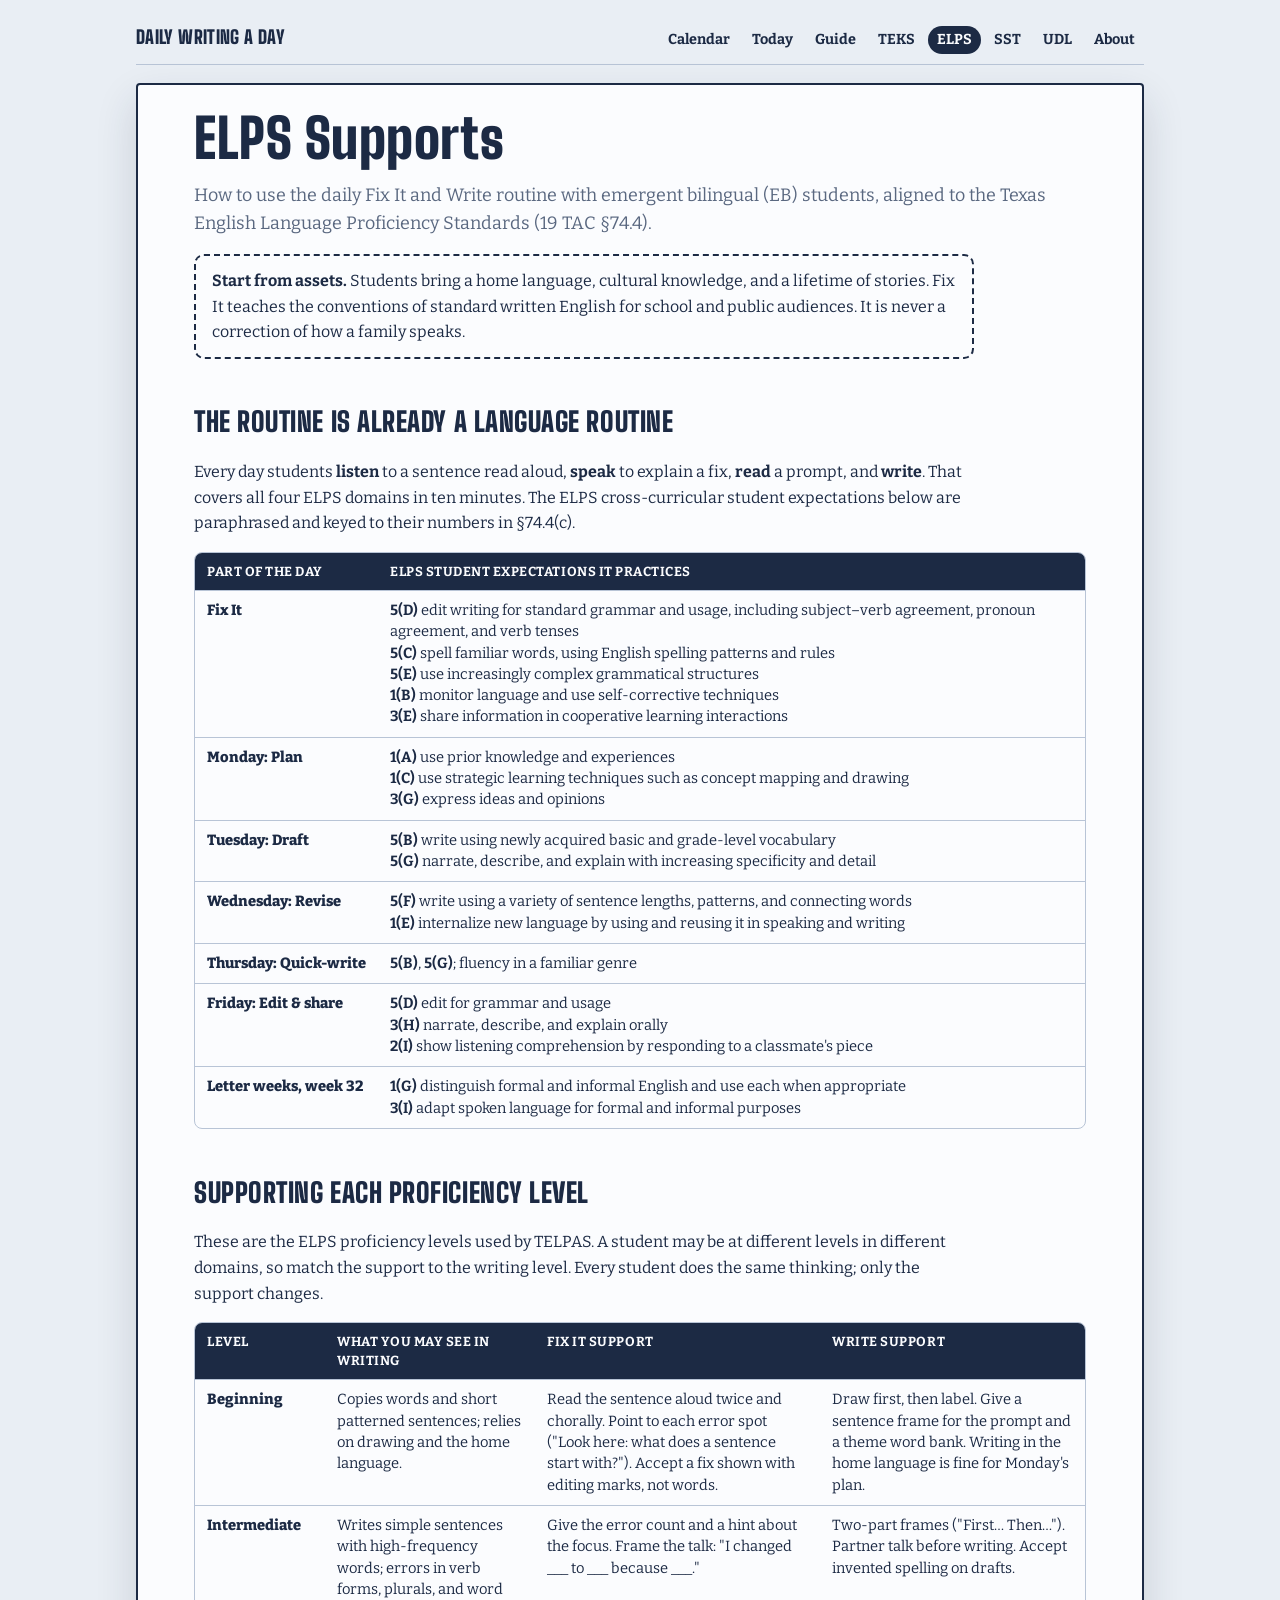
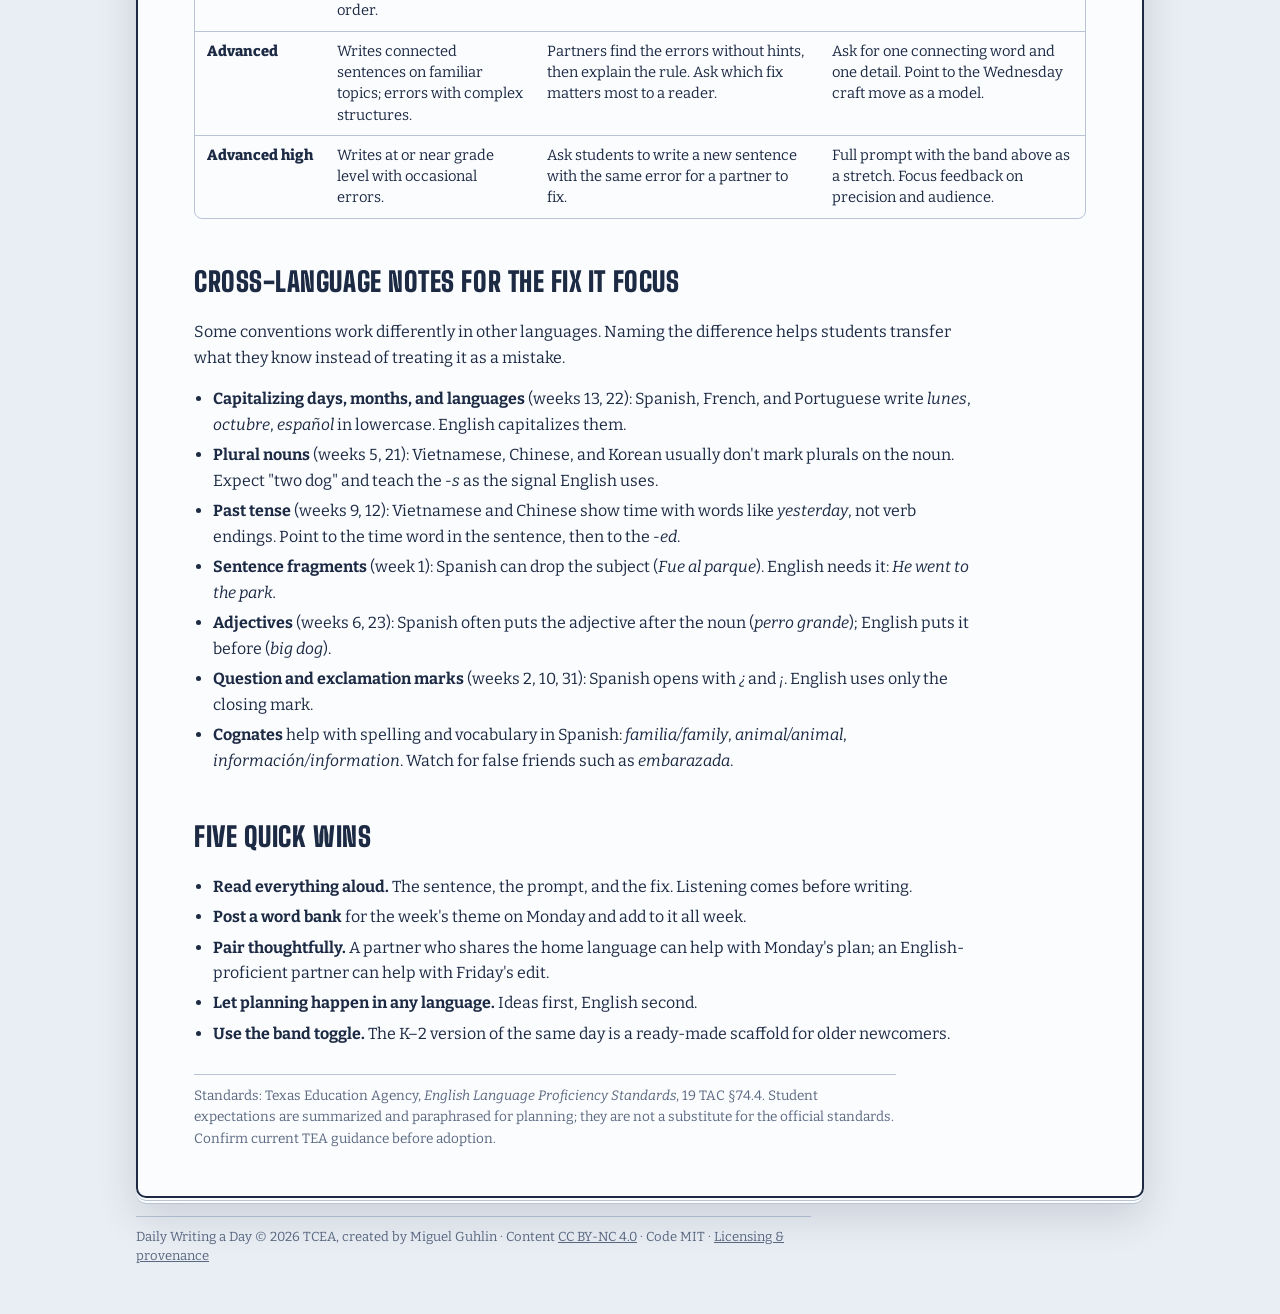
<file: elps/index.html>
<!doctype html>
<html lang="en"><head><meta charset="utf-8"><meta name="viewport" content="width=device-width, initial-scale=1, viewport-fit=cover">
<meta name="description" content="Using Daily Writing a Day with emergent bilingual students, aligned to the Texas English Language Proficiency Standards.">
</head><body>
<title>ELPS Supports · Daily Writing a Day</title>
<link rel="preconnect" href="https://fonts.googleapis.com"><link rel="preconnect" href="https://fonts.gstatic.com" crossorigin>
<link rel="stylesheet" href="https://fonts.googleapis.com/css2?family=Andika:wght@400;700&family=Big+Shoulders+Display:wght@700;900&family=Bitter:wght@500;700;800&display=swap">
<style>/* Layout: one notebook page centered on a desk; the page is the hero, controls sit above it. */
:root {
  --desk: #e9eef4;        /* cool desk surface behind the page */
  --paper: #fbfcfe;       /* notebook paper */
  --rule: #c9d8ec;        /* blue ruled lines */
  --margin: #e58a8a;      /* red margin line */
  --ink: #1c2a44;         /* navy ink */
  --muted: #5a6880;
  --pen: #c62828;         /* teacher's red pen: corrections */
  --pencil: #f2b705;      /* pencil yellow: primary buttons */
  --pencil-ink: #2a2100;
  --chip: #e6edf7;
  --line: #b8c4d6;
  --shadow: rgba(28, 42, 68, .16);
  --f-date: "Big Shoulders Display", "Arial Narrow", Impact, sans-serif;
  --f-ui: "Bitter", Georgia, "Times New Roman", serif;
  --f-read: "Andika", "Trebuchet MS", Verdana, sans-serif;
  color-scheme: light;
}
@media (prefers-color-scheme: dark) { :root:not([data-theme="light"]) {
  --desk: #0f1626; --paper: #18233a; --rule: #2a3a58; --margin: #9a4a50; --ink: #e8eef9; --muted: #9fb0cc;
  --pen: #ff8a80; --pencil: #f5c542; --pencil-ink: #241c00; --chip: #22314f; --line: #3a4c6e; --shadow: rgba(0, 0, 0, .45); color-scheme: dark; } }
:root[data-theme="dark"] {
  --desk: #0f1626; --paper: #18233a; --rule: #2a3a58; --margin: #9a4a50; --ink: #e8eef9; --muted: #9fb0cc;
  --pen: #ff8a80; --pencil: #f5c542; --pencil-ink: #241c00; --chip: #22314f; --line: #3a4c6e; --shadow: rgba(0, 0, 0, .45); color-scheme: dark; }

*, *::before, *::after { box-sizing: border-box; }
[hidden] { display: none !important; }
html { -webkit-text-size-adjust: 100%; }
body { margin: 0; background: var(--desk); color: var(--ink); font: 16px/1.5 var(--f-ui); }
button, input { font: inherit; color: inherit; }
:focus-visible { outline: 3px solid var(--pencil); outline-offset: 2px; }
.sr-only { position: absolute; width: 1px; height: 1px; overflow: hidden; clip: rect(0 0 0 0); white-space: nowrap; }
.skip { position: absolute; left: -999px; } .skip:focus { left: 16px; top: 8px; background: var(--paper); padding: 6px 10px; z-index: 99; }
.muted { color: var(--muted); }
code { font-size: .9em; }

.wrap { max-width: 1040px; margin: 0 auto; padding-inline: 16px; padding-block: 24px 40px; display: grid; gap: 18px; }
.top { display: flex; flex-wrap: wrap; gap: 16px 28px; justify-content: space-between; align-items: flex-end; }
.brand { min-width: 0; flex: 1 1 380px; }
.eyebrow { margin: 0; font-size: .78rem; letter-spacing: .08em; text-transform: uppercase; color: var(--muted); font-weight: 700; }
h1 { margin: .1em 0 .2em; font-family: var(--f-date); font-weight: 900; font-size: clamp(2.4rem, 6vw, 3.6rem); line-height: .95; letter-spacing: .01em; text-wrap: balance; }
.lede { margin: 0; max-width: 58ch; color: var(--muted); }
.controls { display: grid; gap: 8px; justify-items: end; }
.btns { display: flex; flex-wrap: wrap; gap: 6px; justify-content: flex-end; }
.btn { border: 1.5px solid var(--line); background: var(--paper); border-radius: 999px; padding: 6px 14px; font-size: .9rem; font-weight: 700; cursor: pointer; }
.btn:hover { border-color: var(--ink); }
.btn-go { background: var(--pencil); color: var(--pencil-ink); border-color: var(--pencil); }
.seg { display: inline-flex; border: 1.5px solid var(--ink); border-radius: 999px; overflow: hidden; }
.seg button { border: 0; background: transparent; padding: 7px 16px; font-weight: 800; cursor: pointer; font-variant-numeric: tabular-nums; }
.seg button + button { border-left: 1.5px solid var(--ink); }
.seg button[aria-pressed="true"] { background: var(--ink); color: var(--paper); }

.panel { background: var(--paper); border: 1.5px solid var(--line); border-radius: 10px; padding: 14px 16px; }
#calSettings { display: flex; flex-wrap: wrap; gap: 10px 20px; align-items: center; font-size: .92rem; }
#calSettings p { flex-basis: 100%; margin: 0; }
#calSettings input[type=date] { padding: 4px 8px; border: 1.5px solid var(--line); border-radius: 6px; background: var(--paper); }


/* the page */
.flip-wrap { display: grid; grid-template-columns: 52px minmax(0, 1fr) 52px; gap: 10px; align-items: start; perspective: 1800px; }
.flip { position: relative; display: grid; min-width: 0; }
.flip > .fp { grid-area: 1 / 1; }
.flip-nav { position: sticky; top: 40vh; width: 52px; height: 52px; border-radius: 50%; border: 1.5px solid var(--line); background: var(--paper); font-size: 2rem; line-height: 1; cursor: pointer; }
.flip-nav:hover:not(:disabled) { border-color: var(--ink); }
.flip-nav:disabled { opacity: .3; cursor: default; }

.fp { position: relative; min-width: 0; background: var(--paper); border: 2px solid var(--ink); border-radius: 4px 4px 10px 10px; padding: 34px clamp(16px, 4vw, 40px) 22px clamp(28px, 6vw, 64px);
  box-shadow: 0 2px 0 var(--paper), 0 3px 0 var(--line), 0 5px 0 var(--paper), 0 6px 0 var(--line), 0 18px 40px var(--shadow);
  background-image: linear-gradient(to right, transparent calc(clamp(28px, 6vw, 64px) - 14px), var(--margin) calc(clamp(28px, 6vw, 64px) - 14px), var(--margin) calc(clamp(28px, 6vw, 64px) - 12px), transparent calc(clamp(28px, 6vw, 64px) - 12px)),
    repeating-linear-gradient(to bottom, transparent 0 31px, var(--rule) 31px 32px);
  transform-origin: top center; }
.fp-holes { position: absolute; top: 10px; left: 0; right: 0; display: flex; justify-content: center; gap: clamp(18px, 6vw, 64px); }
.fp-holes span { width: 12px; height: 12px; border-radius: 50%; background: var(--desk); border: 1.5px solid var(--line); }

.fp-head { display: grid; grid-template-columns: auto minmax(0, 1fr); gap: 4px 20px; align-items: end; padding-bottom: 14px; border-bottom: 2px solid var(--ink); }
.fp-num { grid-row: span 3; font-family: var(--f-date); font-weight: 900; font-size: clamp(4.5rem, 13vw, 7.5rem); line-height: .8; font-variant-numeric: tabular-nums; color: var(--ink); }
.fp-dow { font-family: var(--f-date); font-weight: 700; font-size: clamp(1.4rem, 3.4vw, 2rem); line-height: 1; text-transform: uppercase; letter-spacing: .04em; }
.fp-mon { font-size: .95rem; color: var(--muted); font-weight: 700; }
.fp-sub { font-size: .85rem; color: var(--muted); }
.fp-note { margin: 12px 0 0; padding: 6px 10px; background: var(--chip); border-radius: 6px; font-size: .9rem; }

.fp-week { display: flex; flex-wrap: wrap; gap: 6px 10px; align-items: baseline; margin: 14px 0 4px; }
.fp-theme { font-weight: 800; font-size: 1.05rem; }
.chip { display: inline-block; padding: 2px 10px; border-radius: 999px; background: var(--chip); font-size: .78rem; font-weight: 700; letter-spacing: .02em; }
.chip.kind { background: var(--ink); color: var(--paper); text-transform: uppercase; letter-spacing: .06em; }

.fp-sec { margin-top: 18px; }
.fp-label { display: flex; flex-wrap: wrap; align-items: baseline; gap: 4px 12px; margin: 0 0 8px; }
.fp-label h2 { margin: 0; font-family: var(--f-date); font-weight: 900; font-size: 1.6rem; letter-spacing: .03em; text-transform: uppercase; }
.fp-label .focus { font-size: .88rem; color: var(--muted); }
.fp-label .focus strong { color: var(--ink); }

/* DOL sentence on primary-ruled writing lines: solid top, dashed midline, solid baseline */
.dol { --top: .9em; --mid: 1.14em; --base: 1.64em; position: relative; isolation: isolate; margin: 0; padding: 0 12px; font-family: var(--f-read); font-size: clamp(1.35rem, 3.2vw, 2rem); line-height: 2.6em; overflow-wrap: anywhere;
  background: linear-gradient(to bottom, transparent var(--top), var(--rule) var(--top) calc(var(--top) + 2px), transparent calc(var(--top) + 2px) var(--base), var(--ink) var(--base) calc(var(--base) + 2px), transparent calc(var(--base) + 2px)) 0 0 / 100% 2.6em repeat-y var(--paper); border-radius: 4px; }
.dol::before { content: ""; position: absolute; inset: 0; z-index: -1; background: repeating-linear-gradient(to right, var(--rule) 0 9px, transparent 9px 16px);
  -webkit-mask: linear-gradient(to bottom, transparent var(--mid), #000 var(--mid) calc(var(--mid) + 2px), transparent calc(var(--mid) + 2px)) 0 0 / 100% 2.6em repeat-y;
          mask: linear-gradient(to bottom, transparent var(--mid), #000 var(--mid) calc(var(--mid) + 2px), transparent calc(var(--mid) + 2px)) 0 0 / 100% 2.6em repeat-y; }
.dol-meta { display: flex; flex-wrap: wrap; gap: 6px 14px; align-items: center; margin-top: 6px; font-size: .88rem; color: var(--muted); }
.errs { font-weight: 800; color: var(--pen); border: 1.5px solid var(--pen); border-radius: 999px; padding: 0 10px; }
.marks { font-size: .8rem; }
.marks b { font-family: var(--f-read); color: var(--pen); font-size: 1rem; }
.fix { font-family: var(--f-read); font-size: clamp(1.2rem, 2.8vw, 1.7rem); line-height: 1.6; }
.fix mark { background: transparent; color: var(--pen); font-weight: 700; text-decoration: underline 2px; text-underline-offset: 4px; }
.fix ins { text-decoration: none; }

.prompt { margin: 0; font-family: var(--f-read); font-size: clamp(1.25rem, 3vw, 1.85rem); line-height: 1.45; max-width: 46ch; }
.ican { margin: 14px 0 0; padding: 10px 14px; border: 2px dashed var(--ink); border-radius: 10px; font-family: var(--f-read); font-size: 1.15rem; }
.ican span { display: block; font-family: var(--f-ui); font-size: .78rem; letter-spacing: .06em; text-transform: uppercase; color: var(--muted); font-weight: 800; }

details { margin-top: 12px; border-top: 1.5px dashed var(--line); padding-top: 8px; }
summary { cursor: pointer; font-weight: 800; font-size: .92rem; width: fit-content; }
details > div { padding: 6px 0 2px; font-size: .95rem; max-width: 70ch; }
.fp-teks { margin-top: 18px; padding-top: 10px; border-top: 2px solid var(--ink); display: flex; flex-wrap: wrap; gap: 6px 16px; font-size: .8rem; color: var(--muted); }
.fp-teks b { color: var(--ink); }

.help { text-align: center; font-size: .85rem; margin: 0; }
.foot { font-size: .85rem; max-width: 75ch; }
.foot p { margin: 0 0 8px; }

/* tear-off flip */
.fp.leave-next, .mc.leave-next { animation: tearNext .45s ease-in forwards; z-index: 2; }
.fp.leave-prev, .mc.leave-prev { animation: tearPrev .45s ease-in forwards; z-index: 2; }
.fp.enter-prev, .mc.enter-prev { animation: dropIn .4s ease-out; z-index: 3; }
@keyframes tearNext { to { transform: rotateX(95deg) translateY(-30px); opacity: 0; } }
@keyframes tearPrev { to { transform: translateY(16px); opacity: 0; } }
@keyframes dropIn { from { transform: rotateX(80deg); opacity: 0; } to { transform: none; opacity: 1; } }
@media (prefers-reduced-motion: reduce) {
  .fp.leave-next, .fp.leave-prev, .mc.leave-next, .mc.leave-prev { animation: fade .2s forwards; } .fp.enter-prev, .mc.enter-prev { animation: none; }
  @keyframes fade { to { opacity: 0; } }
}

/* projector mode */
.projecting .flip-wrap { position: fixed; inset: 0; z-index: 50; background: var(--desk); padding: 2vh 2vw; overflow: auto; grid-template-columns: 64px minmax(0, 1fr) 64px; }
.projecting .fp { max-width: 1500px; width: 100%; justify-self: center; }
.projecting .fp-teacher, .projecting .fp-teks { display: none; }
.projecting .dol { font-size: clamp(2rem, 3.6vw, 3.2rem); }
.projecting .prompt { font-size: clamp(1.8rem, 3vw, 2.8rem); max-width: none; }
body.projecting { overflow: hidden; }

@media (max-width: 700px) {
  .controls { justify-items: start; } .btns { justify-content: flex-start; }
  .flip-wrap { grid-template-columns: minmax(0, 1fr); }
  .flip-nav { position: fixed; top: auto; bottom: calc(14px + env(safe-area-inset-bottom, 0px)); z-index: 40; box-shadow: 0 4px 14px var(--shadow); }
  .flip-nav.prev { left: 14px; } .flip-nav.next { right: 14px; }
  .wrap { padding-block: 16px 90px; }
}
@media print {
  body { background: #fff; }
  .top .controls, .flip-nav, .panel, .help, .skip { display: none !important; }
  .fp { box-shadow: none; }
  .fp-teacher[open] > div, .fp-fix[open] > div { display: block; }
}

/* site nav + credit (every page) */
.sitenav { display: flex; flex-wrap: wrap; gap: 6px 18px; align-items: baseline; justify-content: space-between; padding-bottom: 10px; border-bottom: 1.5px solid var(--line); }
.sn-home { font-family: var(--f-date); font-weight: 900; font-size: 1.15rem; letter-spacing: .02em; text-transform: uppercase; color: var(--ink); text-decoration: none; }
.sn-links { display: flex; flex-wrap: wrap; gap: 2px 4px; }
.sn-links a { padding: 3px 9px; border-radius: 999px; color: var(--ink); text-decoration: none; font-weight: 700; font-size: .9rem; }
.sn-links a:hover { background: var(--chip); }
.sn-links a[aria-current="page"] { background: var(--ink); color: var(--paper); }
.foot a, .credit a { color: inherit; }
.credit { margin: 10px 0 0; padding-top: 10px; border-top: 1px solid var(--line); font-size: .82rem; }
/* Teacher pages: one paper sheet of running text; tables scroll inside their own box. */
.doc { position: relative; min-width: 0; background: var(--paper); border: 2px solid var(--ink); border-radius: 4px 4px 10px 10px; padding: 28px clamp(16px, 5vw, 56px) 32px;
  box-shadow: 0 2px 0 var(--paper), 0 3px 0 var(--line), 0 5px 0 var(--paper), 0 6px 0 var(--line), 0 18px 40px var(--shadow); }
.doc > * { max-width: 78ch; }
.doc > .tbl, .doc > .cols3, .doc > .cols2, .doc > .udl { max-width: none; }
.doc h1 { margin: 0 0 .3em; font-size: clamp(2.2rem, 6vw, 3.4rem); }
.doc h2 { margin: 1.6em 0 .5em; font-family: var(--f-date); font-weight: 900; font-size: 1.7rem; letter-spacing: .02em; text-transform: uppercase; text-wrap: balance; }
.doc h3 { margin: .2em 0 .4em; font-size: 1.05rem; }
.doc p, .doc li, .doc dd { line-height: 1.6; }
.doc a { color: var(--ink); text-decoration-color: var(--pen); text-underline-offset: 3px; }
.doc ul { padding-left: 1.2em; }
.doc li + li { margin-top: .3em; }
.doc .lede { font-size: 1.12rem; }
.callout { padding: 12px 16px; border: 2px dashed var(--ink); border-radius: 10px; }
.quote { padding: 10px 14px; border-left: 4px solid var(--margin); background: var(--chip); font-family: var(--f-read); }
.cite { margin-top: 2em; padding-top: 10px; border-top: 1px solid var(--line); font-size: .85rem; color: var(--muted); }
.sel { user-select: all; font-weight: 700; }
.tbl { overflow-x: auto; margin: 12px 0; border: 1.5px solid var(--line); border-radius: 8px; }
.tbl table { border-collapse: collapse; width: 100%; font-size: .92rem; }
.tbl th, .tbl td { padding: 9px 12px; text-align: left; vertical-align: top; border-top: 1px solid var(--line); line-height: 1.45; }
.tbl thead th { background: var(--ink); color: var(--paper); border-top: 0; font-size: .82rem; letter-spacing: .04em; text-transform: uppercase; }
.tbl tbody th { font-weight: 800; white-space: nowrap; }
.scope { min-width: 860px; }
.scope tbody th { white-space: normal; }
.scope .wk { display: block; white-space: nowrap; font-family: var(--f-date); font-size: 1.15rem; }
.scope .dt, .scope .conv { font-size: .82rem; color: var(--muted); }
.scope .dt { font-weight: 700; }
.code { font-size: .8rem; font-weight: 700; color: var(--muted); font-variant-numeric: tabular-nums; }
.defs { display: grid; grid-template-columns: minmax(0, 14rem) minmax(0, 1fr); gap: 8px 20px; }
.defs dt { font-weight: 800; }
.defs dd { margin: 0; }
.cols3 { display: grid; grid-template-columns: repeat(auto-fit, minmax(min(100%, 240px), 1fr)); gap: 12px 24px; }
.cols2 { display: grid; grid-template-columns: repeat(auto-fit, minmax(min(100%, 300px), 1fr)); gap: 12px 28px; }
.cols3 ul { margin: 0; }
.udl .apply { margin-top: 12px; padding: 12px 16px; background: var(--chip); border-radius: 8px; }
.udl .apply ul { margin: 6px 0 0; }
@media (max-width: 640px) { .defs { grid-template-columns: minmax(0, 1fr); } .defs dd { margin-bottom: 8px; } }
@media print { .sitenav, .skip { display: none !important; } .doc { box-shadow: none; border: 0; padding: 0; } .tbl { overflow: visible; } .scope { min-width: 0; } }
</style>
<a class="skip" href="#main">Skip to content</a>
<main class="wrap">
  <nav class="sitenav" aria-label="Site"><a class="sn-home" href="../">Daily Writing a Day</a><span class="sn-links"><a href="../">Calendar</a><a href="../day/">Today</a><a href="../guide/">Guide</a><a href="../teks/">TEKS</a><a href="../elps/" aria-current="page">ELPS</a><a href="../sst/">SST</a><a href="../udl/">UDL</a><a href="../about/">About</a></span></nav>
  <article class="doc" id="main">
<h1>ELPS Supports</h1>
<p class="lede">How to use the daily Fix It and Write routine with emergent bilingual (EB) students, aligned to the Texas English Language Proficiency Standards (19 TAC §74.4).</p>
<p class="callout"><b>Start from assets.</b> Students bring a home language, cultural knowledge, and a lifetime of stories. Fix It teaches the conventions of standard written English for school and public audiences. It is never a correction of how a family speaks.</p>

<h2>The routine is already a language routine</h2>
<p>Every day students <b>listen</b> to a sentence read aloud, <b>speak</b> to explain a fix, <b>read</b> a prompt, and <b>write</b>. That covers all four ELPS domains in ten minutes. The ELPS cross-curricular student expectations below are paraphrased and keyed to their numbers in §74.4(c).</p>
<div class="tbl"><table class=""><thead><tr><th scope="col">Part of the day</th><th scope="col">ELPS student expectations it practices</th></tr></thead><tbody><tr><th scope="row">Fix It</th><td><b>5(D)</b> edit writing for standard grammar and usage, including subject–verb agreement, pronoun agreement, and verb tenses<br><b>5(C)</b> spell familiar words, using English spelling patterns and rules<br><b>5(E)</b> use increasingly complex grammatical structures<br><b>1(B)</b> monitor language and use self-corrective techniques<br><b>3(E)</b> share information in cooperative learning interactions</td></tr><tr><th scope="row">Monday: Plan</th><td><b>1(A)</b> use prior knowledge and experiences<br><b>1(C)</b> use strategic learning techniques such as concept mapping and drawing<br><b>3(G)</b> express ideas and opinions</td></tr><tr><th scope="row">Tuesday: Draft</th><td><b>5(B)</b> write using newly acquired basic and grade-level vocabulary<br><b>5(G)</b> narrate, describe, and explain with increasing specificity and detail</td></tr><tr><th scope="row">Wednesday: Revise</th><td><b>5(F)</b> write using a variety of sentence lengths, patterns, and connecting words<br><b>1(E)</b> internalize new language by using and reusing it in speaking and writing</td></tr><tr><th scope="row">Thursday: Quick-write</th><td><b>5(B)</b>, <b>5(G)</b>; fluency in a familiar genre</td></tr><tr><th scope="row">Friday: Edit &amp; share</th><td><b>5(D)</b> edit for grammar and usage<br><b>3(H)</b> narrate, describe, and explain orally<br><b>2(I)</b> show listening comprehension by responding to a classmate's piece</td></tr><tr><th scope="row">Letter weeks, week 32</th><td><b>1(G)</b> distinguish formal and informal English and use each when appropriate<br><b>3(I)</b> adapt spoken language for formal and informal purposes</td></tr></tbody></table></div>

<h2>Supporting each proficiency level</h2>
<p>These are the ELPS proficiency levels used by TELPAS. A student may be at different levels in different domains, so match the support to the writing level. Every student does the same thinking; only the support changes.</p>
<div class="tbl"><table class=""><thead><tr><th scope="col">Level</th><th scope="col">What you may see in writing</th><th scope="col">Fix It support</th><th scope="col">Write support</th></tr></thead><tbody><tr><th scope="row">Beginning</th><td>Copies words and short patterned sentences; relies on drawing and the home language.</td><td>Read the sentence aloud twice and chorally. Point to each error spot ("Look here: what does a sentence start with?"). Accept a fix shown with editing marks, not words.</td><td>Draw first, then label. Give a sentence frame for the prompt and a theme word bank. Writing in the home language is fine for Monday's plan.</td></tr><tr><th scope="row">Intermediate</th><td>Writes simple sentences with high-frequency words; errors in verb forms, plurals, and word order.</td><td>Give the error count and a hint about the focus. Frame the talk: "I changed ___ to ___ because ___."</td><td>Two-part frames ("First… Then…"). Partner talk before writing. Accept invented spelling on drafts.</td></tr><tr><th scope="row">Advanced</th><td>Writes connected sentences on familiar topics; errors with complex structures.</td><td>Partners find the errors without hints, then explain the rule. Ask which fix matters most to a reader.</td><td>Ask for one connecting word and one detail. Point to the Wednesday craft move as a model.</td></tr><tr><th scope="row">Advanced high</th><td>Writes at or near grade level with occasional errors.</td><td>Ask students to write a new sentence with the same error for a partner to fix.</td><td>Full prompt with the band above as a stretch. Focus feedback on precision and audience.</td></tr></tbody></table></div>

<h2>Cross-language notes for the Fix It focus</h2>
<p>Some conventions work differently in other languages. Naming the difference helps students transfer what they know instead of treating it as a mistake.</p>
<ul>
  <li><b>Capitalizing days, months, and languages</b> (weeks 13, 22): Spanish, French, and Portuguese write <i>lunes</i>, <i>octubre</i>, <i>español</i> in lowercase. English capitalizes them.</li>
  <li><b>Plural nouns</b> (weeks 5, 21): Vietnamese, Chinese, and Korean usually don't mark plurals on the noun. Expect "two dog" and teach the <i>-s</i> as the signal English uses.</li>
  <li><b>Past tense</b> (weeks 9, 12): Vietnamese and Chinese show time with words like <i>yesterday</i>, not verb endings. Point to the time word in the sentence, then to the <i>-ed</i>.</li>
  <li><b>Sentence fragments</b> (week 1): Spanish can drop the subject (<i>Fue al parque</i>). English needs it: <i>He went to the park.</i></li>
  <li><b>Adjectives</b> (weeks 6, 23): Spanish often puts the adjective after the noun (<i>perro grande</i>); English puts it before (<i>big dog</i>).</li>
  <li><b>Question and exclamation marks</b> (weeks 2, 10, 31): Spanish opens with <i>¿</i> and <i>¡</i>. English uses only the closing mark.</li>
  <li><b>Cognates</b> help with spelling and vocabulary in Spanish: <i>familia/family</i>, <i>animal/animal</i>, <i>información/information</i>. Watch for false friends such as <i>embarazada</i>.</li>
</ul>

<h2>Five quick wins</h2>
<ul>
  <li><b>Read everything aloud.</b> The sentence, the prompt, and the fix. Listening comes before writing.</li>
  <li><b>Post a word bank</b> for the week's theme on Monday and add to it all week.</li>
  <li><b>Pair thoughtfully.</b> A partner who shares the home language can help with Monday's plan; an English-proficient partner can help with Friday's edit.</li>
  <li><b>Let planning happen in any language.</b> Ideas first, English second.</li>
  <li><b>Use the band toggle.</b> The K–2 version of the same day is a ready-made scaffold for older newcomers.</li>
</ul>
<p class="cite">Standards: Texas Education Agency, <i>English Language Proficiency Standards</i>, 19 TAC §74.4. Student expectations are summarized and paraphrased for planning; they are not a substitute for the official standards. Confirm current TEA guidance before adoption.</p></article>
  <footer class="foot muted"><p class="credit">Daily Writing a Day © 2026 TCEA, created by Miguel Guhlin · Content <a href="https://creativecommons.org/licenses/by-nc/4.0/">CC BY-NC 4.0</a> · Code MIT · <a href="../about/">Licensing &amp; provenance</a></p></footer>
</main>
</body></html>
</file>
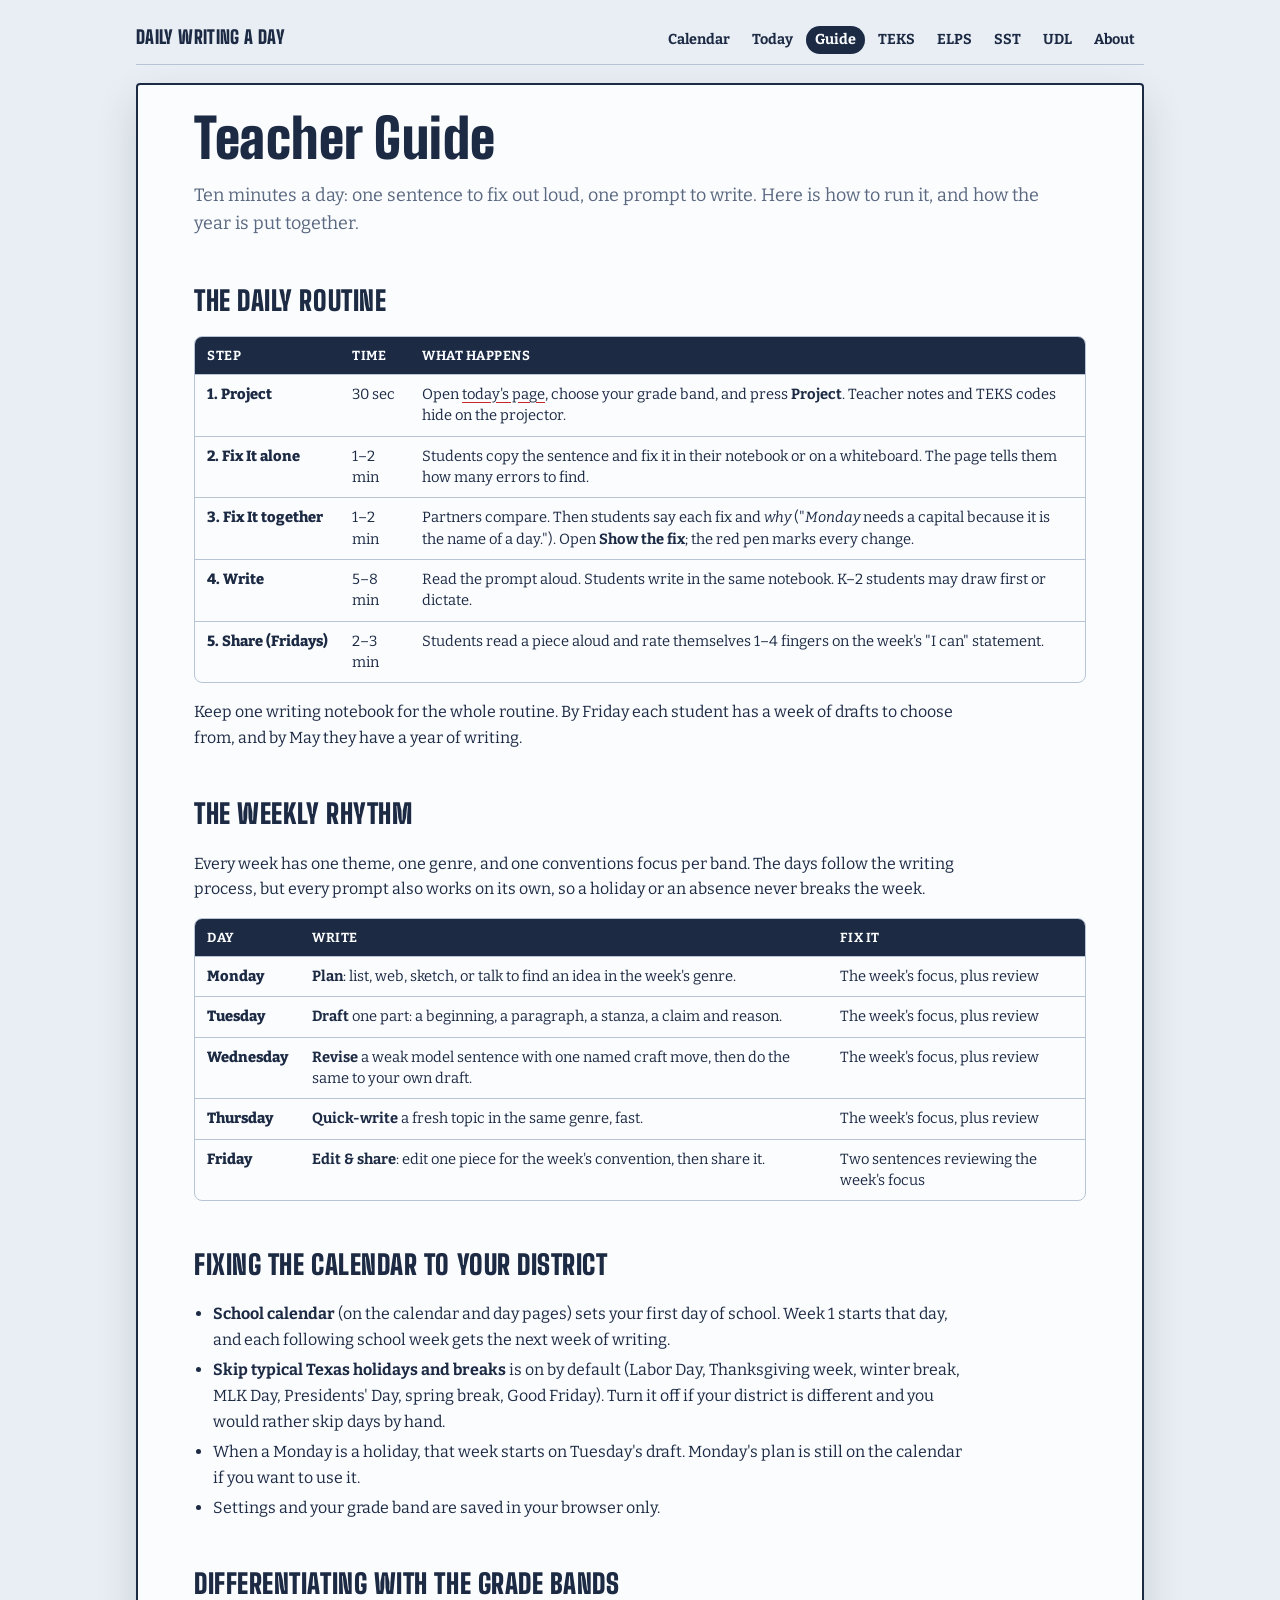
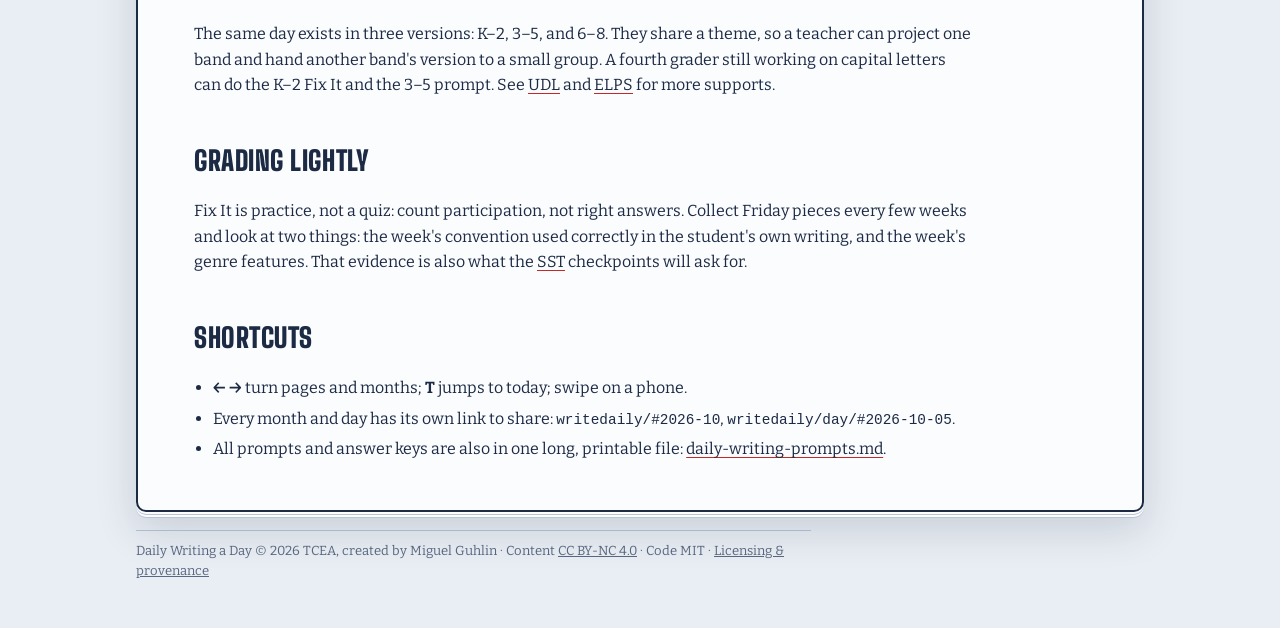
<file: guide/index.html>
<!doctype html>
<html lang="en"><head><meta charset="utf-8"><meta name="viewport" content="width=device-width, initial-scale=1, viewport-fit=cover">
<meta name="description" content="How to run the 10-minute Fix It + Write routine with the Daily Writing a Day calendar.">
</head><body>
<title>Teacher Guide · Daily Writing a Day</title>
<link rel="preconnect" href="https://fonts.googleapis.com"><link rel="preconnect" href="https://fonts.gstatic.com" crossorigin>
<link rel="stylesheet" href="https://fonts.googleapis.com/css2?family=Andika:wght@400;700&family=Big+Shoulders+Display:wght@700;900&family=Bitter:wght@500;700;800&display=swap">
<style>/* Layout: one notebook page centered on a desk; the page is the hero, controls sit above it. */
:root {
  --desk: #e9eef4;        /* cool desk surface behind the page */
  --paper: #fbfcfe;       /* notebook paper */
  --rule: #c9d8ec;        /* blue ruled lines */
  --margin: #e58a8a;      /* red margin line */
  --ink: #1c2a44;         /* navy ink */
  --muted: #5a6880;
  --pen: #c62828;         /* teacher's red pen: corrections */
  --pencil: #f2b705;      /* pencil yellow: primary buttons */
  --pencil-ink: #2a2100;
  --chip: #e6edf7;
  --line: #b8c4d6;
  --shadow: rgba(28, 42, 68, .16);
  --f-date: "Big Shoulders Display", "Arial Narrow", Impact, sans-serif;
  --f-ui: "Bitter", Georgia, "Times New Roman", serif;
  --f-read: "Andika", "Trebuchet MS", Verdana, sans-serif;
  color-scheme: light;
}
@media (prefers-color-scheme: dark) { :root:not([data-theme="light"]) {
  --desk: #0f1626; --paper: #18233a; --rule: #2a3a58; --margin: #9a4a50; --ink: #e8eef9; --muted: #9fb0cc;
  --pen: #ff8a80; --pencil: #f5c542; --pencil-ink: #241c00; --chip: #22314f; --line: #3a4c6e; --shadow: rgba(0, 0, 0, .45); color-scheme: dark; } }
:root[data-theme="dark"] {
  --desk: #0f1626; --paper: #18233a; --rule: #2a3a58; --margin: #9a4a50; --ink: #e8eef9; --muted: #9fb0cc;
  --pen: #ff8a80; --pencil: #f5c542; --pencil-ink: #241c00; --chip: #22314f; --line: #3a4c6e; --shadow: rgba(0, 0, 0, .45); color-scheme: dark; }

*, *::before, *::after { box-sizing: border-box; }
[hidden] { display: none !important; }
html { -webkit-text-size-adjust: 100%; }
body { margin: 0; background: var(--desk); color: var(--ink); font: 16px/1.5 var(--f-ui); }
button, input { font: inherit; color: inherit; }
:focus-visible { outline: 3px solid var(--pencil); outline-offset: 2px; }
.sr-only { position: absolute; width: 1px; height: 1px; overflow: hidden; clip: rect(0 0 0 0); white-space: nowrap; }
.skip { position: absolute; left: -999px; } .skip:focus { left: 16px; top: 8px; background: var(--paper); padding: 6px 10px; z-index: 99; }
.muted { color: var(--muted); }
code { font-size: .9em; }

.wrap { max-width: 1040px; margin: 0 auto; padding-inline: 16px; padding-block: 24px 40px; display: grid; gap: 18px; }
.top { display: flex; flex-wrap: wrap; gap: 16px 28px; justify-content: space-between; align-items: flex-end; }
.brand { min-width: 0; flex: 1 1 380px; }
.eyebrow { margin: 0; font-size: .78rem; letter-spacing: .08em; text-transform: uppercase; color: var(--muted); font-weight: 700; }
h1 { margin: .1em 0 .2em; font-family: var(--f-date); font-weight: 900; font-size: clamp(2.4rem, 6vw, 3.6rem); line-height: .95; letter-spacing: .01em; text-wrap: balance; }
.lede { margin: 0; max-width: 58ch; color: var(--muted); }
.controls { display: grid; gap: 8px; justify-items: end; }
.btns { display: flex; flex-wrap: wrap; gap: 6px; justify-content: flex-end; }
.btn { border: 1.5px solid var(--line); background: var(--paper); border-radius: 999px; padding: 6px 14px; font-size: .9rem; font-weight: 700; cursor: pointer; }
.btn:hover { border-color: var(--ink); }
.btn-go { background: var(--pencil); color: var(--pencil-ink); border-color: var(--pencil); }
.seg { display: inline-flex; border: 1.5px solid var(--ink); border-radius: 999px; overflow: hidden; }
.seg button { border: 0; background: transparent; padding: 7px 16px; font-weight: 800; cursor: pointer; font-variant-numeric: tabular-nums; }
.seg button + button { border-left: 1.5px solid var(--ink); }
.seg button[aria-pressed="true"] { background: var(--ink); color: var(--paper); }

.panel { background: var(--paper); border: 1.5px solid var(--line); border-radius: 10px; padding: 14px 16px; }
#calSettings { display: flex; flex-wrap: wrap; gap: 10px 20px; align-items: center; font-size: .92rem; }
#calSettings p { flex-basis: 100%; margin: 0; }
#calSettings input[type=date] { padding: 4px 8px; border: 1.5px solid var(--line); border-radius: 6px; background: var(--paper); }


/* the page */
.flip-wrap { display: grid; grid-template-columns: 52px minmax(0, 1fr) 52px; gap: 10px; align-items: start; perspective: 1800px; }
.flip { position: relative; display: grid; min-width: 0; }
.flip > .fp { grid-area: 1 / 1; }
.flip-nav { position: sticky; top: 40vh; width: 52px; height: 52px; border-radius: 50%; border: 1.5px solid var(--line); background: var(--paper); font-size: 2rem; line-height: 1; cursor: pointer; }
.flip-nav:hover:not(:disabled) { border-color: var(--ink); }
.flip-nav:disabled { opacity: .3; cursor: default; }

.fp { position: relative; min-width: 0; background: var(--paper); border: 2px solid var(--ink); border-radius: 4px 4px 10px 10px; padding: 34px clamp(16px, 4vw, 40px) 22px clamp(28px, 6vw, 64px);
  box-shadow: 0 2px 0 var(--paper), 0 3px 0 var(--line), 0 5px 0 var(--paper), 0 6px 0 var(--line), 0 18px 40px var(--shadow);
  background-image: linear-gradient(to right, transparent calc(clamp(28px, 6vw, 64px) - 14px), var(--margin) calc(clamp(28px, 6vw, 64px) - 14px), var(--margin) calc(clamp(28px, 6vw, 64px) - 12px), transparent calc(clamp(28px, 6vw, 64px) - 12px)),
    repeating-linear-gradient(to bottom, transparent 0 31px, var(--rule) 31px 32px);
  transform-origin: top center; }
.fp-holes { position: absolute; top: 10px; left: 0; right: 0; display: flex; justify-content: center; gap: clamp(18px, 6vw, 64px); }
.fp-holes span { width: 12px; height: 12px; border-radius: 50%; background: var(--desk); border: 1.5px solid var(--line); }

.fp-head { display: grid; grid-template-columns: auto minmax(0, 1fr); gap: 4px 20px; align-items: end; padding-bottom: 14px; border-bottom: 2px solid var(--ink); }
.fp-num { grid-row: span 3; font-family: var(--f-date); font-weight: 900; font-size: clamp(4.5rem, 13vw, 7.5rem); line-height: .8; font-variant-numeric: tabular-nums; color: var(--ink); }
.fp-dow { font-family: var(--f-date); font-weight: 700; font-size: clamp(1.4rem, 3.4vw, 2rem); line-height: 1; text-transform: uppercase; letter-spacing: .04em; }
.fp-mon { font-size: .95rem; color: var(--muted); font-weight: 700; }
.fp-sub { font-size: .85rem; color: var(--muted); }
.fp-note { margin: 12px 0 0; padding: 6px 10px; background: var(--chip); border-radius: 6px; font-size: .9rem; }

.fp-week { display: flex; flex-wrap: wrap; gap: 6px 10px; align-items: baseline; margin: 14px 0 4px; }
.fp-theme { font-weight: 800; font-size: 1.05rem; }
.chip { display: inline-block; padding: 2px 10px; border-radius: 999px; background: var(--chip); font-size: .78rem; font-weight: 700; letter-spacing: .02em; }
.chip.kind { background: var(--ink); color: var(--paper); text-transform: uppercase; letter-spacing: .06em; }

.fp-sec { margin-top: 18px; }
.fp-label { display: flex; flex-wrap: wrap; align-items: baseline; gap: 4px 12px; margin: 0 0 8px; }
.fp-label h2 { margin: 0; font-family: var(--f-date); font-weight: 900; font-size: 1.6rem; letter-spacing: .03em; text-transform: uppercase; }
.fp-label .focus { font-size: .88rem; color: var(--muted); }
.fp-label .focus strong { color: var(--ink); }

/* DOL sentence on primary-ruled writing lines: solid top, dashed midline, solid baseline */
.dol { --top: .9em; --mid: 1.14em; --base: 1.64em; position: relative; isolation: isolate; margin: 0; padding: 0 12px; font-family: var(--f-read); font-size: clamp(1.35rem, 3.2vw, 2rem); line-height: 2.6em; overflow-wrap: anywhere;
  background: linear-gradient(to bottom, transparent var(--top), var(--rule) var(--top) calc(var(--top) + 2px), transparent calc(var(--top) + 2px) var(--base), var(--ink) var(--base) calc(var(--base) + 2px), transparent calc(var(--base) + 2px)) 0 0 / 100% 2.6em repeat-y var(--paper); border-radius: 4px; }
.dol::before { content: ""; position: absolute; inset: 0; z-index: -1; background: repeating-linear-gradient(to right, var(--rule) 0 9px, transparent 9px 16px);
  -webkit-mask: linear-gradient(to bottom, transparent var(--mid), #000 var(--mid) calc(var(--mid) + 2px), transparent calc(var(--mid) + 2px)) 0 0 / 100% 2.6em repeat-y;
          mask: linear-gradient(to bottom, transparent var(--mid), #000 var(--mid) calc(var(--mid) + 2px), transparent calc(var(--mid) + 2px)) 0 0 / 100% 2.6em repeat-y; }
.dol-meta { display: flex; flex-wrap: wrap; gap: 6px 14px; align-items: center; margin-top: 6px; font-size: .88rem; color: var(--muted); }
.errs { font-weight: 800; color: var(--pen); border: 1.5px solid var(--pen); border-radius: 999px; padding: 0 10px; }
.marks { font-size: .8rem; }
.marks b { font-family: var(--f-read); color: var(--pen); font-size: 1rem; }
.fix { font-family: var(--f-read); font-size: clamp(1.2rem, 2.8vw, 1.7rem); line-height: 1.6; }
.fix mark { background: transparent; color: var(--pen); font-weight: 700; text-decoration: underline 2px; text-underline-offset: 4px; }
.fix ins { text-decoration: none; }

.prompt { margin: 0; font-family: var(--f-read); font-size: clamp(1.25rem, 3vw, 1.85rem); line-height: 1.45; max-width: 46ch; }
.ican { margin: 14px 0 0; padding: 10px 14px; border: 2px dashed var(--ink); border-radius: 10px; font-family: var(--f-read); font-size: 1.15rem; }
.ican span { display: block; font-family: var(--f-ui); font-size: .78rem; letter-spacing: .06em; text-transform: uppercase; color: var(--muted); font-weight: 800; }

details { margin-top: 12px; border-top: 1.5px dashed var(--line); padding-top: 8px; }
summary { cursor: pointer; font-weight: 800; font-size: .92rem; width: fit-content; }
details > div { padding: 6px 0 2px; font-size: .95rem; max-width: 70ch; }
.fp-teks { margin-top: 18px; padding-top: 10px; border-top: 2px solid var(--ink); display: flex; flex-wrap: wrap; gap: 6px 16px; font-size: .8rem; color: var(--muted); }
.fp-teks b { color: var(--ink); }

.help { text-align: center; font-size: .85rem; margin: 0; }
.foot { font-size: .85rem; max-width: 75ch; }
.foot p { margin: 0 0 8px; }

/* tear-off flip */
.fp.leave-next, .mc.leave-next { animation: tearNext .45s ease-in forwards; z-index: 2; }
.fp.leave-prev, .mc.leave-prev { animation: tearPrev .45s ease-in forwards; z-index: 2; }
.fp.enter-prev, .mc.enter-prev { animation: dropIn .4s ease-out; z-index: 3; }
@keyframes tearNext { to { transform: rotateX(95deg) translateY(-30px); opacity: 0; } }
@keyframes tearPrev { to { transform: translateY(16px); opacity: 0; } }
@keyframes dropIn { from { transform: rotateX(80deg); opacity: 0; } to { transform: none; opacity: 1; } }
@media (prefers-reduced-motion: reduce) {
  .fp.leave-next, .fp.leave-prev, .mc.leave-next, .mc.leave-prev { animation: fade .2s forwards; } .fp.enter-prev, .mc.enter-prev { animation: none; }
  @keyframes fade { to { opacity: 0; } }
}

/* projector mode */
.projecting .flip-wrap { position: fixed; inset: 0; z-index: 50; background: var(--desk); padding: 2vh 2vw; overflow: auto; grid-template-columns: 64px minmax(0, 1fr) 64px; }
.projecting .fp { max-width: 1500px; width: 100%; justify-self: center; }
.projecting .fp-teacher, .projecting .fp-teks { display: none; }
.projecting .dol { font-size: clamp(2rem, 3.6vw, 3.2rem); }
.projecting .prompt { font-size: clamp(1.8rem, 3vw, 2.8rem); max-width: none; }
body.projecting { overflow: hidden; }

@media (max-width: 700px) {
  .controls { justify-items: start; } .btns { justify-content: flex-start; }
  .flip-wrap { grid-template-columns: minmax(0, 1fr); }
  .flip-nav { position: fixed; top: auto; bottom: calc(14px + env(safe-area-inset-bottom, 0px)); z-index: 40; box-shadow: 0 4px 14px var(--shadow); }
  .flip-nav.prev { left: 14px; } .flip-nav.next { right: 14px; }
  .wrap { padding-block: 16px 90px; }
}
@media print {
  body { background: #fff; }
  .top .controls, .flip-nav, .panel, .help, .skip { display: none !important; }
  .fp { box-shadow: none; }
  .fp-teacher[open] > div, .fp-fix[open] > div { display: block; }
}

/* site nav + credit (every page) */
.sitenav { display: flex; flex-wrap: wrap; gap: 6px 18px; align-items: baseline; justify-content: space-between; padding-bottom: 10px; border-bottom: 1.5px solid var(--line); }
.sn-home { font-family: var(--f-date); font-weight: 900; font-size: 1.15rem; letter-spacing: .02em; text-transform: uppercase; color: var(--ink); text-decoration: none; }
.sn-links { display: flex; flex-wrap: wrap; gap: 2px 4px; }
.sn-links a { padding: 3px 9px; border-radius: 999px; color: var(--ink); text-decoration: none; font-weight: 700; font-size: .9rem; }
.sn-links a:hover { background: var(--chip); }
.sn-links a[aria-current="page"] { background: var(--ink); color: var(--paper); }
.foot a, .credit a { color: inherit; }
.credit { margin: 10px 0 0; padding-top: 10px; border-top: 1px solid var(--line); font-size: .82rem; }
/* Teacher pages: one paper sheet of running text; tables scroll inside their own box. */
.doc { position: relative; min-width: 0; background: var(--paper); border: 2px solid var(--ink); border-radius: 4px 4px 10px 10px; padding: 28px clamp(16px, 5vw, 56px) 32px;
  box-shadow: 0 2px 0 var(--paper), 0 3px 0 var(--line), 0 5px 0 var(--paper), 0 6px 0 var(--line), 0 18px 40px var(--shadow); }
.doc > * { max-width: 78ch; }
.doc > .tbl, .doc > .cols3, .doc > .cols2, .doc > .udl { max-width: none; }
.doc h1 { margin: 0 0 .3em; font-size: clamp(2.2rem, 6vw, 3.4rem); }
.doc h2 { margin: 1.6em 0 .5em; font-family: var(--f-date); font-weight: 900; font-size: 1.7rem; letter-spacing: .02em; text-transform: uppercase; text-wrap: balance; }
.doc h3 { margin: .2em 0 .4em; font-size: 1.05rem; }
.doc p, .doc li, .doc dd { line-height: 1.6; }
.doc a { color: var(--ink); text-decoration-color: var(--pen); text-underline-offset: 3px; }
.doc ul { padding-left: 1.2em; }
.doc li + li { margin-top: .3em; }
.doc .lede { font-size: 1.12rem; }
.callout { padding: 12px 16px; border: 2px dashed var(--ink); border-radius: 10px; }
.quote { padding: 10px 14px; border-left: 4px solid var(--margin); background: var(--chip); font-family: var(--f-read); }
.cite { margin-top: 2em; padding-top: 10px; border-top: 1px solid var(--line); font-size: .85rem; color: var(--muted); }
.sel { user-select: all; font-weight: 700; }
.tbl { overflow-x: auto; margin: 12px 0; border: 1.5px solid var(--line); border-radius: 8px; }
.tbl table { border-collapse: collapse; width: 100%; font-size: .92rem; }
.tbl th, .tbl td { padding: 9px 12px; text-align: left; vertical-align: top; border-top: 1px solid var(--line); line-height: 1.45; }
.tbl thead th { background: var(--ink); color: var(--paper); border-top: 0; font-size: .82rem; letter-spacing: .04em; text-transform: uppercase; }
.tbl tbody th { font-weight: 800; white-space: nowrap; }
.scope { min-width: 860px; }
.scope tbody th { white-space: normal; }
.scope .wk { display: block; white-space: nowrap; font-family: var(--f-date); font-size: 1.15rem; }
.scope .dt, .scope .conv { font-size: .82rem; color: var(--muted); }
.scope .dt { font-weight: 700; }
.code { font-size: .8rem; font-weight: 700; color: var(--muted); font-variant-numeric: tabular-nums; }
.defs { display: grid; grid-template-columns: minmax(0, 14rem) minmax(0, 1fr); gap: 8px 20px; }
.defs dt { font-weight: 800; }
.defs dd { margin: 0; }
.cols3 { display: grid; grid-template-columns: repeat(auto-fit, minmax(min(100%, 240px), 1fr)); gap: 12px 24px; }
.cols2 { display: grid; grid-template-columns: repeat(auto-fit, minmax(min(100%, 300px), 1fr)); gap: 12px 28px; }
.cols3 ul { margin: 0; }
.udl .apply { margin-top: 12px; padding: 12px 16px; background: var(--chip); border-radius: 8px; }
.udl .apply ul { margin: 6px 0 0; }
@media (max-width: 640px) { .defs { grid-template-columns: minmax(0, 1fr); } .defs dd { margin-bottom: 8px; } }
@media print { .sitenav, .skip { display: none !important; } .doc { box-shadow: none; border: 0; padding: 0; } .tbl { overflow: visible; } .scope { min-width: 0; } }
</style>
<a class="skip" href="#main">Skip to content</a>
<main class="wrap">
  <nav class="sitenav" aria-label="Site"><a class="sn-home" href="../">Daily Writing a Day</a><span class="sn-links"><a href="../">Calendar</a><a href="../day/">Today</a><a href="../guide/" aria-current="page">Guide</a><a href="../teks/">TEKS</a><a href="../elps/">ELPS</a><a href="../sst/">SST</a><a href="../udl/">UDL</a><a href="../about/">About</a></span></nav>
  <article class="doc" id="main">
<h1>Teacher Guide</h1>
<p class="lede">Ten minutes a day: one sentence to fix out loud, one prompt to write. Here is how to run it, and how the year is put together.</p>

<h2>The daily routine</h2>
<div class="tbl"><table class=""><thead><tr><th scope="col">Step</th><th scope="col">Time</th><th scope="col">What happens</th></tr></thead><tbody><tr><th scope="row">1. Project</th><td>30 sec</td><td>Open <a href="../day/">today's page</a>, choose your grade band, and press <b>Project</b>. Teacher notes and TEKS codes hide on the projector.</td></tr><tr><th scope="row">2. Fix It alone</th><td>1–2 min</td><td>Students copy the sentence and fix it in their notebook or on a whiteboard. The page tells them how many errors to find.</td></tr><tr><th scope="row">3. Fix It together</th><td>1–2 min</td><td>Partners compare. Then students say each fix and <em>why</em> ("<i>Monday</i> needs a capital because it is the name of a day."). Open <b>Show the fix</b>; the red pen marks every change.</td></tr><tr><th scope="row">4. Write</th><td>5–8 min</td><td>Read the prompt aloud. Students write in the same notebook. K–2 students may draw first or dictate.</td></tr><tr><th scope="row">5. Share (Fridays)</th><td>2–3 min</td><td>Students read a piece aloud and rate themselves 1–4 fingers on the week's "I can" statement.</td></tr></tbody></table></div>
<p>Keep one writing notebook for the whole routine. By Friday each student has a week of drafts to choose from, and by May they have a year of writing.</p>

<h2>The weekly rhythm</h2>
<p>Every week has one theme, one genre, and one conventions focus per band. The days follow the writing process, but every prompt also works on its own, so a holiday or an absence never breaks the week.</p>
<div class="tbl"><table class=""><thead><tr><th scope="col">Day</th><th scope="col">Write</th><th scope="col">Fix It</th></tr></thead><tbody><tr><th scope="row">Monday</th><td><b>Plan</b>: list, web, sketch, or talk to find an idea in the week's genre.</td><td>The week's focus, plus review</td></tr><tr><th scope="row">Tuesday</th><td><b>Draft</b> one part: a beginning, a paragraph, a stanza, a claim and reason.</td><td>The week's focus, plus review</td></tr><tr><th scope="row">Wednesday</th><td><b>Revise</b> a weak model sentence with one named craft move, then do the same to your own draft.</td><td>The week's focus, plus review</td></tr><tr><th scope="row">Thursday</th><td><b>Quick-write</b> a fresh topic in the same genre, fast.</td><td>The week's focus, plus review</td></tr><tr><th scope="row">Friday</th><td><b>Edit &amp; share</b>: edit one piece for the week's convention, then share it.</td><td>Two sentences reviewing the week's focus</td></tr></tbody></table></div>

<h2>Fixing the calendar to your district</h2>
<ul>
  <li><b>School calendar</b> (on the calendar and day pages) sets your first day of school. Week 1 starts that day, and each following school week gets the next week of writing.</li>
  <li><b>Skip typical Texas holidays and breaks</b> is on by default (Labor Day, Thanksgiving week, winter break, MLK Day, Presidents' Day, spring break, Good Friday). Turn it off if your district is different and you would rather skip days by hand.</li>
  <li>When a Monday is a holiday, that week starts on Tuesday's draft. Monday's plan is still on the calendar if you want to use it.</li>
  <li>Settings and your grade band are saved in your browser only.</li>
</ul>

<h2>Differentiating with the grade bands</h2>
<p>The same day exists in three versions: K–2, 3–5, and 6–8. They share a theme, so a teacher can project one band and hand another band's version to a small group. A fourth grader still working on capital letters can do the K–2 Fix It and the 3–5 prompt. See <a href="../udl/">UDL</a> and <a href="../elps/">ELPS</a> for more supports.</p>

<h2>Grading lightly</h2>
<p>Fix It is practice, not a quiz: count participation, not right answers. Collect Friday pieces every few weeks and look at two things: the week's convention used correctly in the student's own writing, and the week's genre features. That evidence is also what the <a href="../sst/">SST</a> checkpoints will ask for.</p>

<h2>Shortcuts</h2>
<ul>
  <li><b>← →</b> turn pages and months; <b>T</b> jumps to today; swipe on a phone.</li>
  <li>Every month and day has its own link to share: <code>writedaily/#2026-10</code>, <code>writedaily/day/#2026-10-05</code>.</li>
  <li>All prompts and answer keys are also in one long, printable file: <a href="https://github.com/mglearn/writedaily/blob/main/daily-writing-prompts.md">daily-writing-prompts.md</a>.</li>
</ul></article>
  <footer class="foot muted"><p class="credit">Daily Writing a Day © 2026 TCEA, created by Miguel Guhlin · Content <a href="https://creativecommons.org/licenses/by-nc/4.0/">CC BY-NC 4.0</a> · Code MIT · <a href="../about/">Licensing &amp; provenance</a></p></footer>
</main>
</body></html>
</file>
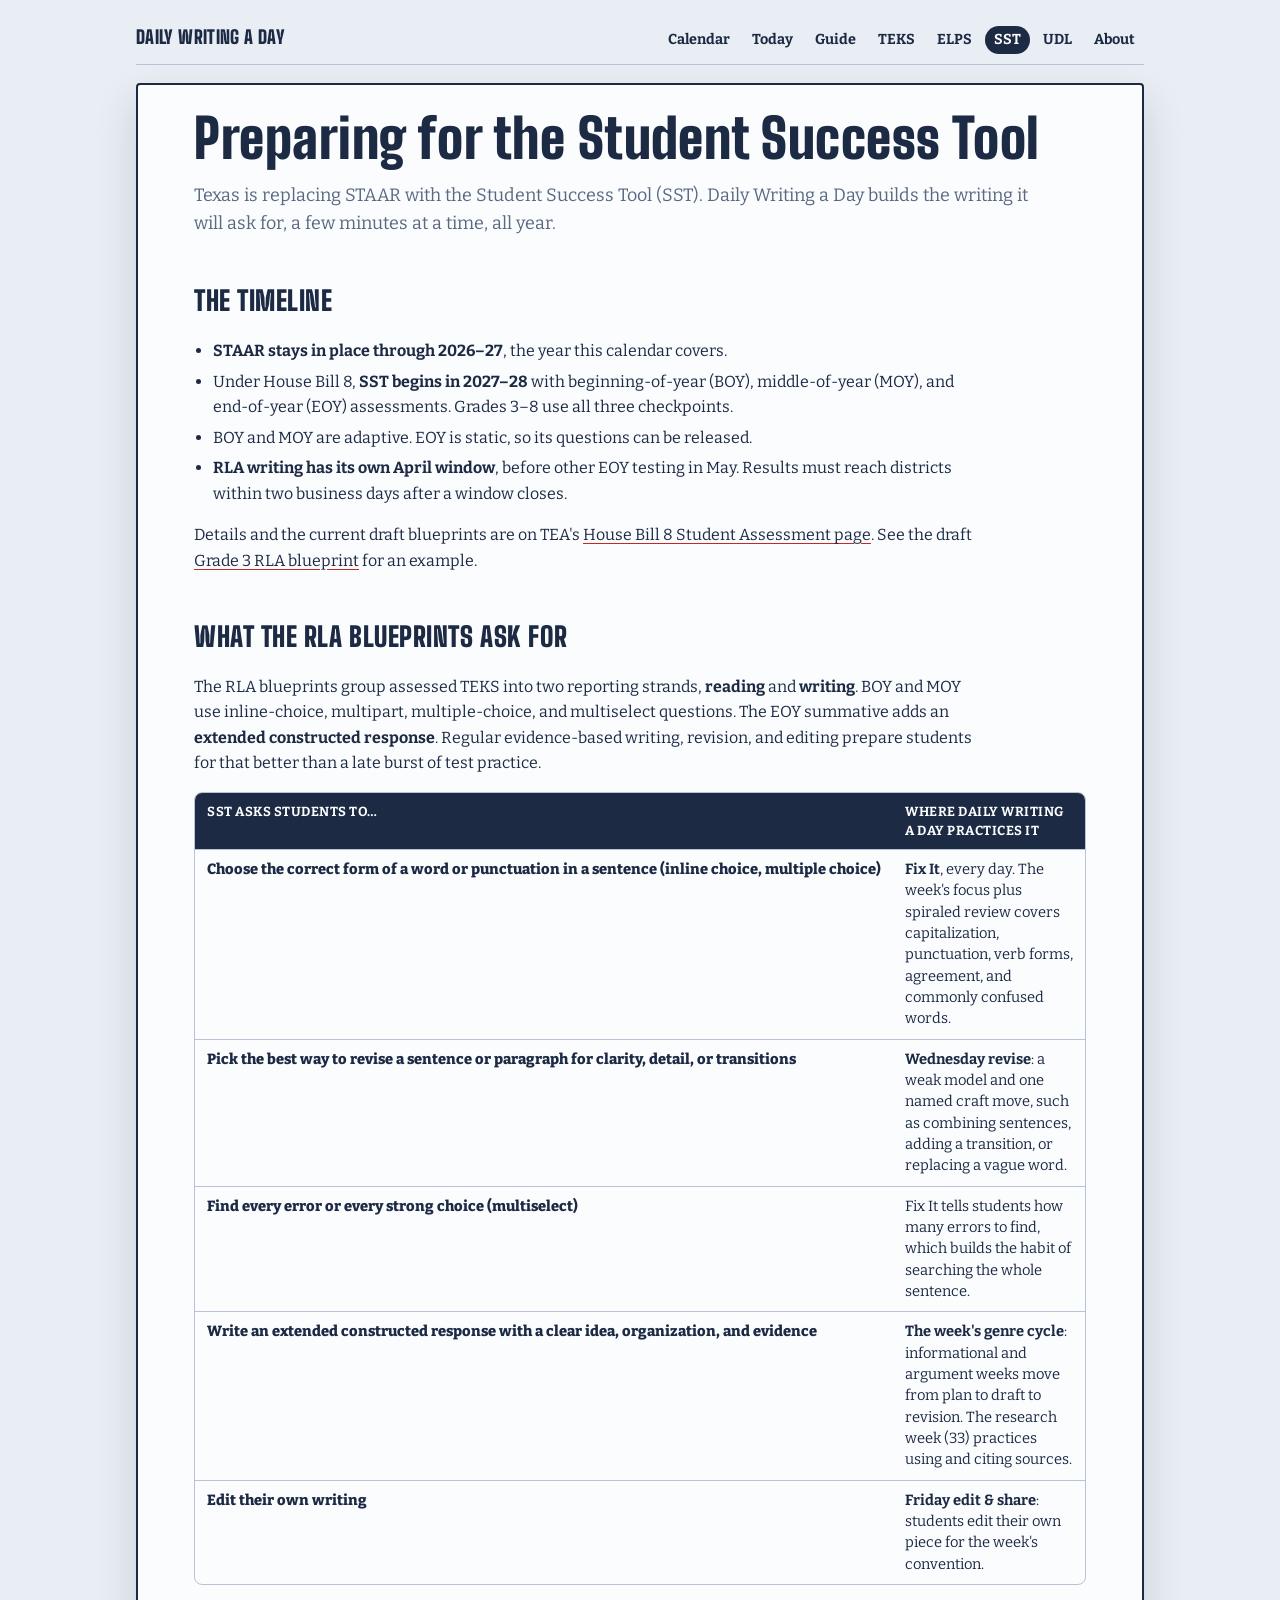
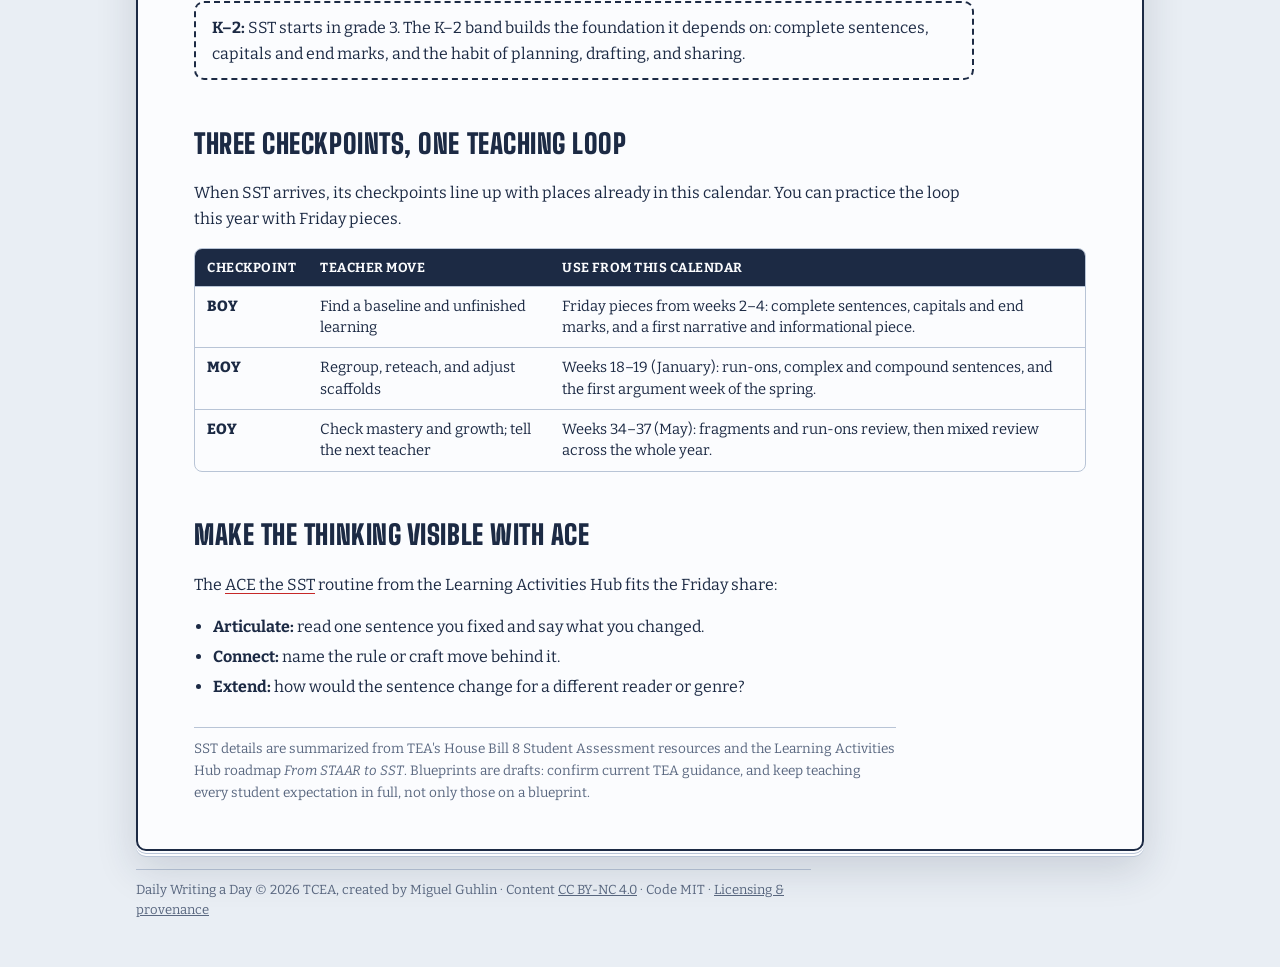
<file: sst/index.html>
<!doctype html>
<html lang="en"><head><meta charset="utf-8"><meta name="viewport" content="width=device-width, initial-scale=1, viewport-fit=cover">
<meta name="description" content="How Daily Writing a Day builds the editing, revising, and extended writing that the Texas Student Success Tool (SST) will assess.">
</head><body>
<title>Student Success Tool · Daily Writing a Day</title>
<link rel="preconnect" href="https://fonts.googleapis.com"><link rel="preconnect" href="https://fonts.gstatic.com" crossorigin>
<link rel="stylesheet" href="https://fonts.googleapis.com/css2?family=Andika:wght@400;700&family=Big+Shoulders+Display:wght@700;900&family=Bitter:wght@500;700;800&display=swap">
<style>/* Layout: one notebook page centered on a desk; the page is the hero, controls sit above it. */
:root {
  --desk: #e9eef4;        /* cool desk surface behind the page */
  --paper: #fbfcfe;       /* notebook paper */
  --rule: #c9d8ec;        /* blue ruled lines */
  --margin: #e58a8a;      /* red margin line */
  --ink: #1c2a44;         /* navy ink */
  --muted: #5a6880;
  --pen: #c62828;         /* teacher's red pen: corrections */
  --pencil: #f2b705;      /* pencil yellow: primary buttons */
  --pencil-ink: #2a2100;
  --chip: #e6edf7;
  --line: #b8c4d6;
  --shadow: rgba(28, 42, 68, .16);
  --f-date: "Big Shoulders Display", "Arial Narrow", Impact, sans-serif;
  --f-ui: "Bitter", Georgia, "Times New Roman", serif;
  --f-read: "Andika", "Trebuchet MS", Verdana, sans-serif;
  color-scheme: light;
}
@media (prefers-color-scheme: dark) { :root:not([data-theme="light"]) {
  --desk: #0f1626; --paper: #18233a; --rule: #2a3a58; --margin: #9a4a50; --ink: #e8eef9; --muted: #9fb0cc;
  --pen: #ff8a80; --pencil: #f5c542; --pencil-ink: #241c00; --chip: #22314f; --line: #3a4c6e; --shadow: rgba(0, 0, 0, .45); color-scheme: dark; } }
:root[data-theme="dark"] {
  --desk: #0f1626; --paper: #18233a; --rule: #2a3a58; --margin: #9a4a50; --ink: #e8eef9; --muted: #9fb0cc;
  --pen: #ff8a80; --pencil: #f5c542; --pencil-ink: #241c00; --chip: #22314f; --line: #3a4c6e; --shadow: rgba(0, 0, 0, .45); color-scheme: dark; }

*, *::before, *::after { box-sizing: border-box; }
[hidden] { display: none !important; }
html { -webkit-text-size-adjust: 100%; }
body { margin: 0; background: var(--desk); color: var(--ink); font: 16px/1.5 var(--f-ui); }
button, input { font: inherit; color: inherit; }
:focus-visible { outline: 3px solid var(--pencil); outline-offset: 2px; }
.sr-only { position: absolute; width: 1px; height: 1px; overflow: hidden; clip: rect(0 0 0 0); white-space: nowrap; }
.skip { position: absolute; left: -999px; } .skip:focus { left: 16px; top: 8px; background: var(--paper); padding: 6px 10px; z-index: 99; }
.muted { color: var(--muted); }
code { font-size: .9em; }

.wrap { max-width: 1040px; margin: 0 auto; padding-inline: 16px; padding-block: 24px 40px; display: grid; gap: 18px; }
.top { display: flex; flex-wrap: wrap; gap: 16px 28px; justify-content: space-between; align-items: flex-end; }
.brand { min-width: 0; flex: 1 1 380px; }
.eyebrow { margin: 0; font-size: .78rem; letter-spacing: .08em; text-transform: uppercase; color: var(--muted); font-weight: 700; }
h1 { margin: .1em 0 .2em; font-family: var(--f-date); font-weight: 900; font-size: clamp(2.4rem, 6vw, 3.6rem); line-height: .95; letter-spacing: .01em; text-wrap: balance; }
.lede { margin: 0; max-width: 58ch; color: var(--muted); }
.controls { display: grid; gap: 8px; justify-items: end; }
.btns { display: flex; flex-wrap: wrap; gap: 6px; justify-content: flex-end; }
.btn { border: 1.5px solid var(--line); background: var(--paper); border-radius: 999px; padding: 6px 14px; font-size: .9rem; font-weight: 700; cursor: pointer; }
.btn:hover { border-color: var(--ink); }
.btn-go { background: var(--pencil); color: var(--pencil-ink); border-color: var(--pencil); }
.seg { display: inline-flex; border: 1.5px solid var(--ink); border-radius: 999px; overflow: hidden; }
.seg button { border: 0; background: transparent; padding: 7px 16px; font-weight: 800; cursor: pointer; font-variant-numeric: tabular-nums; }
.seg button + button { border-left: 1.5px solid var(--ink); }
.seg button[aria-pressed="true"] { background: var(--ink); color: var(--paper); }

.panel { background: var(--paper); border: 1.5px solid var(--line); border-radius: 10px; padding: 14px 16px; }
#calSettings { display: flex; flex-wrap: wrap; gap: 10px 20px; align-items: center; font-size: .92rem; }
#calSettings p { flex-basis: 100%; margin: 0; }
#calSettings input[type=date] { padding: 4px 8px; border: 1.5px solid var(--line); border-radius: 6px; background: var(--paper); }


/* the page */
.flip-wrap { display: grid; grid-template-columns: 52px minmax(0, 1fr) 52px; gap: 10px; align-items: start; perspective: 1800px; }
.flip { position: relative; display: grid; min-width: 0; }
.flip > .fp { grid-area: 1 / 1; }
.flip-nav { position: sticky; top: 40vh; width: 52px; height: 52px; border-radius: 50%; border: 1.5px solid var(--line); background: var(--paper); font-size: 2rem; line-height: 1; cursor: pointer; }
.flip-nav:hover:not(:disabled) { border-color: var(--ink); }
.flip-nav:disabled { opacity: .3; cursor: default; }

.fp { position: relative; min-width: 0; background: var(--paper); border: 2px solid var(--ink); border-radius: 4px 4px 10px 10px; padding: 34px clamp(16px, 4vw, 40px) 22px clamp(28px, 6vw, 64px);
  box-shadow: 0 2px 0 var(--paper), 0 3px 0 var(--line), 0 5px 0 var(--paper), 0 6px 0 var(--line), 0 18px 40px var(--shadow);
  background-image: linear-gradient(to right, transparent calc(clamp(28px, 6vw, 64px) - 14px), var(--margin) calc(clamp(28px, 6vw, 64px) - 14px), var(--margin) calc(clamp(28px, 6vw, 64px) - 12px), transparent calc(clamp(28px, 6vw, 64px) - 12px)),
    repeating-linear-gradient(to bottom, transparent 0 31px, var(--rule) 31px 32px);
  transform-origin: top center; }
.fp-holes { position: absolute; top: 10px; left: 0; right: 0; display: flex; justify-content: center; gap: clamp(18px, 6vw, 64px); }
.fp-holes span { width: 12px; height: 12px; border-radius: 50%; background: var(--desk); border: 1.5px solid var(--line); }

.fp-head { display: grid; grid-template-columns: auto minmax(0, 1fr); gap: 4px 20px; align-items: end; padding-bottom: 14px; border-bottom: 2px solid var(--ink); }
.fp-num { grid-row: span 3; font-family: var(--f-date); font-weight: 900; font-size: clamp(4.5rem, 13vw, 7.5rem); line-height: .8; font-variant-numeric: tabular-nums; color: var(--ink); }
.fp-dow { font-family: var(--f-date); font-weight: 700; font-size: clamp(1.4rem, 3.4vw, 2rem); line-height: 1; text-transform: uppercase; letter-spacing: .04em; }
.fp-mon { font-size: .95rem; color: var(--muted); font-weight: 700; }
.fp-sub { font-size: .85rem; color: var(--muted); }
.fp-note { margin: 12px 0 0; padding: 6px 10px; background: var(--chip); border-radius: 6px; font-size: .9rem; }

.fp-week { display: flex; flex-wrap: wrap; gap: 6px 10px; align-items: baseline; margin: 14px 0 4px; }
.fp-theme { font-weight: 800; font-size: 1.05rem; }
.chip { display: inline-block; padding: 2px 10px; border-radius: 999px; background: var(--chip); font-size: .78rem; font-weight: 700; letter-spacing: .02em; }
.chip.kind { background: var(--ink); color: var(--paper); text-transform: uppercase; letter-spacing: .06em; }

.fp-sec { margin-top: 18px; }
.fp-label { display: flex; flex-wrap: wrap; align-items: baseline; gap: 4px 12px; margin: 0 0 8px; }
.fp-label h2 { margin: 0; font-family: var(--f-date); font-weight: 900; font-size: 1.6rem; letter-spacing: .03em; text-transform: uppercase; }
.fp-label .focus { font-size: .88rem; color: var(--muted); }
.fp-label .focus strong { color: var(--ink); }

/* DOL sentence on primary-ruled writing lines: solid top, dashed midline, solid baseline */
.dol { --top: .9em; --mid: 1.14em; --base: 1.64em; position: relative; isolation: isolate; margin: 0; padding: 0 12px; font-family: var(--f-read); font-size: clamp(1.35rem, 3.2vw, 2rem); line-height: 2.6em; overflow-wrap: anywhere;
  background: linear-gradient(to bottom, transparent var(--top), var(--rule) var(--top) calc(var(--top) + 2px), transparent calc(var(--top) + 2px) var(--base), var(--ink) var(--base) calc(var(--base) + 2px), transparent calc(var(--base) + 2px)) 0 0 / 100% 2.6em repeat-y var(--paper); border-radius: 4px; }
.dol::before { content: ""; position: absolute; inset: 0; z-index: -1; background: repeating-linear-gradient(to right, var(--rule) 0 9px, transparent 9px 16px);
  -webkit-mask: linear-gradient(to bottom, transparent var(--mid), #000 var(--mid) calc(var(--mid) + 2px), transparent calc(var(--mid) + 2px)) 0 0 / 100% 2.6em repeat-y;
          mask: linear-gradient(to bottom, transparent var(--mid), #000 var(--mid) calc(var(--mid) + 2px), transparent calc(var(--mid) + 2px)) 0 0 / 100% 2.6em repeat-y; }
.dol-meta { display: flex; flex-wrap: wrap; gap: 6px 14px; align-items: center; margin-top: 6px; font-size: .88rem; color: var(--muted); }
.errs { font-weight: 800; color: var(--pen); border: 1.5px solid var(--pen); border-radius: 999px; padding: 0 10px; }
.marks { font-size: .8rem; }
.marks b { font-family: var(--f-read); color: var(--pen); font-size: 1rem; }
.fix { font-family: var(--f-read); font-size: clamp(1.2rem, 2.8vw, 1.7rem); line-height: 1.6; }
.fix mark { background: transparent; color: var(--pen); font-weight: 700; text-decoration: underline 2px; text-underline-offset: 4px; }
.fix ins { text-decoration: none; }

.prompt { margin: 0; font-family: var(--f-read); font-size: clamp(1.25rem, 3vw, 1.85rem); line-height: 1.45; max-width: 46ch; }
.ican { margin: 14px 0 0; padding: 10px 14px; border: 2px dashed var(--ink); border-radius: 10px; font-family: var(--f-read); font-size: 1.15rem; }
.ican span { display: block; font-family: var(--f-ui); font-size: .78rem; letter-spacing: .06em; text-transform: uppercase; color: var(--muted); font-weight: 800; }

details { margin-top: 12px; border-top: 1.5px dashed var(--line); padding-top: 8px; }
summary { cursor: pointer; font-weight: 800; font-size: .92rem; width: fit-content; }
details > div { padding: 6px 0 2px; font-size: .95rem; max-width: 70ch; }
.fp-teks { margin-top: 18px; padding-top: 10px; border-top: 2px solid var(--ink); display: flex; flex-wrap: wrap; gap: 6px 16px; font-size: .8rem; color: var(--muted); }
.fp-teks b { color: var(--ink); }

.help { text-align: center; font-size: .85rem; margin: 0; }
.foot { font-size: .85rem; max-width: 75ch; }
.foot p { margin: 0 0 8px; }

/* tear-off flip */
.fp.leave-next, .mc.leave-next { animation: tearNext .45s ease-in forwards; z-index: 2; }
.fp.leave-prev, .mc.leave-prev { animation: tearPrev .45s ease-in forwards; z-index: 2; }
.fp.enter-prev, .mc.enter-prev { animation: dropIn .4s ease-out; z-index: 3; }
@keyframes tearNext { to { transform: rotateX(95deg) translateY(-30px); opacity: 0; } }
@keyframes tearPrev { to { transform: translateY(16px); opacity: 0; } }
@keyframes dropIn { from { transform: rotateX(80deg); opacity: 0; } to { transform: none; opacity: 1; } }
@media (prefers-reduced-motion: reduce) {
  .fp.leave-next, .fp.leave-prev, .mc.leave-next, .mc.leave-prev { animation: fade .2s forwards; } .fp.enter-prev, .mc.enter-prev { animation: none; }
  @keyframes fade { to { opacity: 0; } }
}

/* projector mode */
.projecting .flip-wrap { position: fixed; inset: 0; z-index: 50; background: var(--desk); padding: 2vh 2vw; overflow: auto; grid-template-columns: 64px minmax(0, 1fr) 64px; }
.projecting .fp { max-width: 1500px; width: 100%; justify-self: center; }
.projecting .fp-teacher, .projecting .fp-teks { display: none; }
.projecting .dol { font-size: clamp(2rem, 3.6vw, 3.2rem); }
.projecting .prompt { font-size: clamp(1.8rem, 3vw, 2.8rem); max-width: none; }
body.projecting { overflow: hidden; }

@media (max-width: 700px) {
  .controls { justify-items: start; } .btns { justify-content: flex-start; }
  .flip-wrap { grid-template-columns: minmax(0, 1fr); }
  .flip-nav { position: fixed; top: auto; bottom: calc(14px + env(safe-area-inset-bottom, 0px)); z-index: 40; box-shadow: 0 4px 14px var(--shadow); }
  .flip-nav.prev { left: 14px; } .flip-nav.next { right: 14px; }
  .wrap { padding-block: 16px 90px; }
}
@media print {
  body { background: #fff; }
  .top .controls, .flip-nav, .panel, .help, .skip { display: none !important; }
  .fp { box-shadow: none; }
  .fp-teacher[open] > div, .fp-fix[open] > div { display: block; }
}

/* site nav + credit (every page) */
.sitenav { display: flex; flex-wrap: wrap; gap: 6px 18px; align-items: baseline; justify-content: space-between; padding-bottom: 10px; border-bottom: 1.5px solid var(--line); }
.sn-home { font-family: var(--f-date); font-weight: 900; font-size: 1.15rem; letter-spacing: .02em; text-transform: uppercase; color: var(--ink); text-decoration: none; }
.sn-links { display: flex; flex-wrap: wrap; gap: 2px 4px; }
.sn-links a { padding: 3px 9px; border-radius: 999px; color: var(--ink); text-decoration: none; font-weight: 700; font-size: .9rem; }
.sn-links a:hover { background: var(--chip); }
.sn-links a[aria-current="page"] { background: var(--ink); color: var(--paper); }
.foot a, .credit a { color: inherit; }
.credit { margin: 10px 0 0; padding-top: 10px; border-top: 1px solid var(--line); font-size: .82rem; }
/* Teacher pages: one paper sheet of running text; tables scroll inside their own box. */
.doc { position: relative; min-width: 0; background: var(--paper); border: 2px solid var(--ink); border-radius: 4px 4px 10px 10px; padding: 28px clamp(16px, 5vw, 56px) 32px;
  box-shadow: 0 2px 0 var(--paper), 0 3px 0 var(--line), 0 5px 0 var(--paper), 0 6px 0 var(--line), 0 18px 40px var(--shadow); }
.doc > * { max-width: 78ch; }
.doc > .tbl, .doc > .cols3, .doc > .cols2, .doc > .udl { max-width: none; }
.doc h1 { margin: 0 0 .3em; font-size: clamp(2.2rem, 6vw, 3.4rem); }
.doc h2 { margin: 1.6em 0 .5em; font-family: var(--f-date); font-weight: 900; font-size: 1.7rem; letter-spacing: .02em; text-transform: uppercase; text-wrap: balance; }
.doc h3 { margin: .2em 0 .4em; font-size: 1.05rem; }
.doc p, .doc li, .doc dd { line-height: 1.6; }
.doc a { color: var(--ink); text-decoration-color: var(--pen); text-underline-offset: 3px; }
.doc ul { padding-left: 1.2em; }
.doc li + li { margin-top: .3em; }
.doc .lede { font-size: 1.12rem; }
.callout { padding: 12px 16px; border: 2px dashed var(--ink); border-radius: 10px; }
.quote { padding: 10px 14px; border-left: 4px solid var(--margin); background: var(--chip); font-family: var(--f-read); }
.cite { margin-top: 2em; padding-top: 10px; border-top: 1px solid var(--line); font-size: .85rem; color: var(--muted); }
.sel { user-select: all; font-weight: 700; }
.tbl { overflow-x: auto; margin: 12px 0; border: 1.5px solid var(--line); border-radius: 8px; }
.tbl table { border-collapse: collapse; width: 100%; font-size: .92rem; }
.tbl th, .tbl td { padding: 9px 12px; text-align: left; vertical-align: top; border-top: 1px solid var(--line); line-height: 1.45; }
.tbl thead th { background: var(--ink); color: var(--paper); border-top: 0; font-size: .82rem; letter-spacing: .04em; text-transform: uppercase; }
.tbl tbody th { font-weight: 800; white-space: nowrap; }
.scope { min-width: 860px; }
.scope tbody th { white-space: normal; }
.scope .wk { display: block; white-space: nowrap; font-family: var(--f-date); font-size: 1.15rem; }
.scope .dt, .scope .conv { font-size: .82rem; color: var(--muted); }
.scope .dt { font-weight: 700; }
.code { font-size: .8rem; font-weight: 700; color: var(--muted); font-variant-numeric: tabular-nums; }
.defs { display: grid; grid-template-columns: minmax(0, 14rem) minmax(0, 1fr); gap: 8px 20px; }
.defs dt { font-weight: 800; }
.defs dd { margin: 0; }
.cols3 { display: grid; grid-template-columns: repeat(auto-fit, minmax(min(100%, 240px), 1fr)); gap: 12px 24px; }
.cols2 { display: grid; grid-template-columns: repeat(auto-fit, minmax(min(100%, 300px), 1fr)); gap: 12px 28px; }
.cols3 ul { margin: 0; }
.udl .apply { margin-top: 12px; padding: 12px 16px; background: var(--chip); border-radius: 8px; }
.udl .apply ul { margin: 6px 0 0; }
@media (max-width: 640px) { .defs { grid-template-columns: minmax(0, 1fr); } .defs dd { margin-bottom: 8px; } }
@media print { .sitenav, .skip { display: none !important; } .doc { box-shadow: none; border: 0; padding: 0; } .tbl { overflow: visible; } .scope { min-width: 0; } }
</style>
<a class="skip" href="#main">Skip to content</a>
<main class="wrap">
  <nav class="sitenav" aria-label="Site"><a class="sn-home" href="../">Daily Writing a Day</a><span class="sn-links"><a href="../">Calendar</a><a href="../day/">Today</a><a href="../guide/">Guide</a><a href="../teks/">TEKS</a><a href="../elps/">ELPS</a><a href="../sst/" aria-current="page">SST</a><a href="../udl/">UDL</a><a href="../about/">About</a></span></nav>
  <article class="doc" id="main">
<h1>Preparing for the Student Success Tool</h1>
<p class="lede">Texas is replacing STAAR with the Student Success Tool (SST). Daily Writing a Day builds the writing it will ask for, a few minutes at a time, all year.</p>

<h2>The timeline</h2>
<ul>
  <li><b>STAAR stays in place through 2026–27</b>, the year this calendar covers.</li>
  <li>Under House Bill 8, <b>SST begins in 2027–28</b> with beginning-of-year (BOY), middle-of-year (MOY), and end-of-year (EOY) assessments. Grades 3–8 use all three checkpoints.</li>
  <li>BOY and MOY are adaptive. EOY is static, so its questions can be released.</li>
  <li><b>RLA writing has its own April window</b>, before other EOY testing in May. Results must reach districts within two business days after a window closes.</li>
</ul>
<p>Details and the current draft blueprints are on TEA's <a href="https://tea.texas.gov/data-reports/student-assessment-overview/house-bill-8-student-assessment">House Bill 8 Student Assessment page</a>. See the draft <a href="https://tea.texas.gov/data-reports/staar/sst-3-rla-summative-blueprint.pdf">Grade 3 RLA blueprint</a> for an example.</p>

<h2>What the RLA blueprints ask for</h2>
<p>The RLA blueprints group assessed TEKS into two reporting strands, <b>reading</b> and <b>writing</b>. BOY and MOY use inline-choice, multipart, multiple-choice, and multiselect questions. The EOY summative adds an <b>extended constructed response</b>. Regular evidence-based writing, revision, and editing prepare students for that better than a late burst of test practice.</p>
<div class="tbl"><table class=""><thead><tr><th scope="col">SST asks students to…</th><th scope="col">Where Daily Writing a Day practices it</th></tr></thead><tbody><tr><th scope="row">Choose the correct form of a word or punctuation in a sentence (inline choice, multiple choice)</th><td><b>Fix It</b>, every day. The week's focus plus spiraled review covers capitalization, punctuation, verb forms, agreement, and commonly confused words.</td></tr><tr><th scope="row">Pick the best way to revise a sentence or paragraph for clarity, detail, or transitions</th><td><b>Wednesday revise</b>: a weak model and one named craft move, such as combining sentences, adding a transition, or replacing a vague word.</td></tr><tr><th scope="row">Find every error or every strong choice (multiselect)</th><td>Fix It tells students how many errors to find, which builds the habit of searching the whole sentence.</td></tr><tr><th scope="row">Write an extended constructed response with a clear idea, organization, and evidence</th><td><b>The week's genre cycle</b>: informational and argument weeks move from plan to draft to revision. The research week (33) practices using and citing sources.</td></tr><tr><th scope="row">Edit their own writing</th><td><b>Friday edit &amp; share</b>: students edit their own piece for the week's convention.</td></tr></tbody></table></div>
<p class="callout"><b>K–2:</b> SST starts in grade 3. The K–2 band builds the foundation it depends on: complete sentences, capitals and end marks, and the habit of planning, drafting, and sharing.</p>

<h2>Three checkpoints, one teaching loop</h2>
<p>When SST arrives, its checkpoints line up with places already in this calendar. You can practice the loop this year with Friday pieces.</p>
<div class="tbl"><table class=""><thead><tr><th scope="col">Checkpoint</th><th scope="col">Teacher move</th><th scope="col">Use from this calendar</th></tr></thead><tbody><tr><th scope="row">BOY</th><td>Find a baseline and unfinished learning</td><td>Friday pieces from weeks 2–4: complete sentences, capitals and end marks, and a first narrative and informational piece.</td></tr><tr><th scope="row">MOY</th><td>Regroup, reteach, and adjust scaffolds</td><td>Weeks 18–19 (January): run-ons, complex and compound sentences, and the first argument week of the spring.</td></tr><tr><th scope="row">EOY</th><td>Check mastery and growth; tell the next teacher</td><td>Weeks 34–37 (May): fragments and run-ons review, then mixed review across the whole year.</td></tr></tbody></table></div>

<h2>Make the thinking visible with ACE</h2>
<p>The <a href="https://mglearn.github.io/activities/sst/">ACE the SST</a> routine from the Learning Activities Hub fits the Friday share:</p>
<ul>
  <li><b>Articulate:</b> read one sentence you fixed and say what you changed.</li>
  <li><b>Connect:</b> name the rule or craft move behind it.</li>
  <li><b>Extend:</b> how would the sentence change for a different reader or genre?</li>
</ul>
<p class="cite">SST details are summarized from TEA's House Bill 8 Student Assessment resources and the Learning Activities Hub roadmap <i>From STAAR to SST</i>. Blueprints are drafts: confirm current TEA guidance, and keep teaching every student expectation in full, not only those on a blueprint.</p></article>
  <footer class="foot muted"><p class="credit">Daily Writing a Day © 2026 TCEA, created by Miguel Guhlin · Content <a href="https://creativecommons.org/licenses/by-nc/4.0/">CC BY-NC 4.0</a> · Code MIT · <a href="../about/">Licensing &amp; provenance</a></p></footer>
</main>
</body></html>
</file>
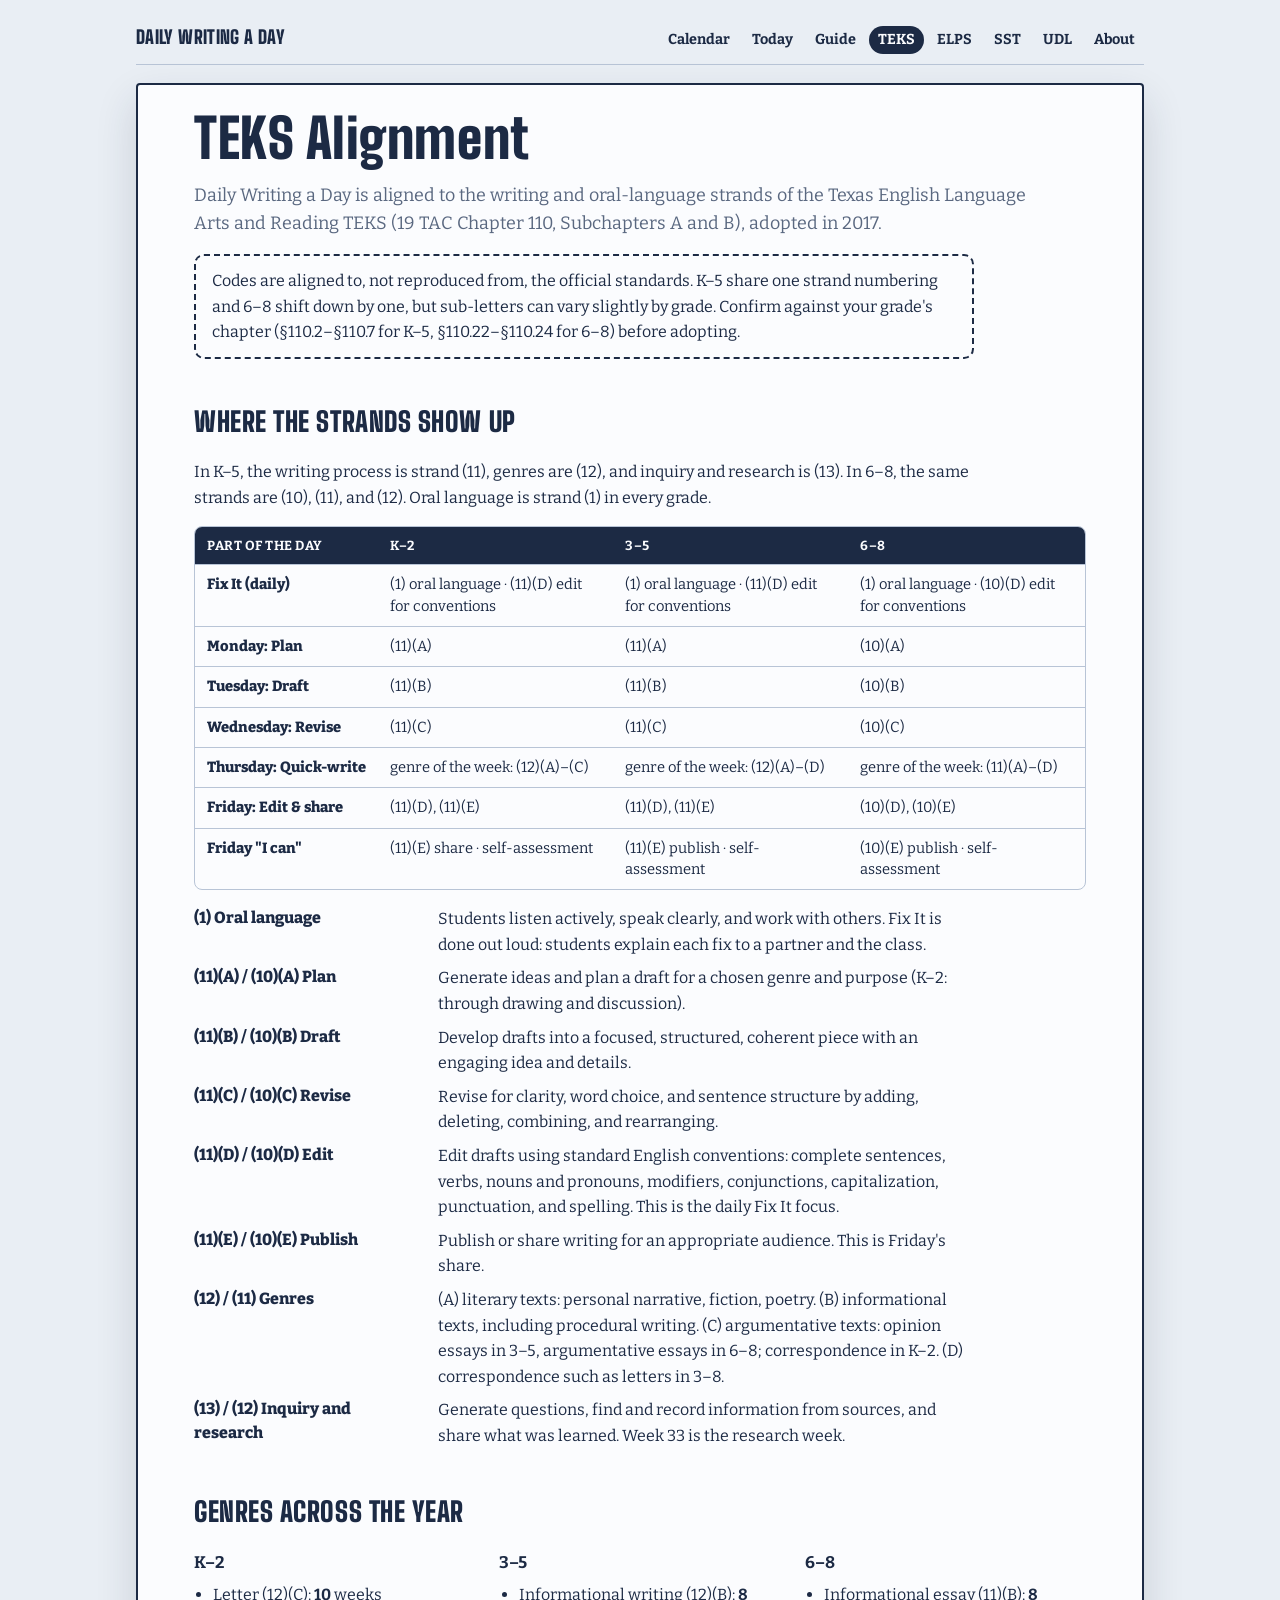
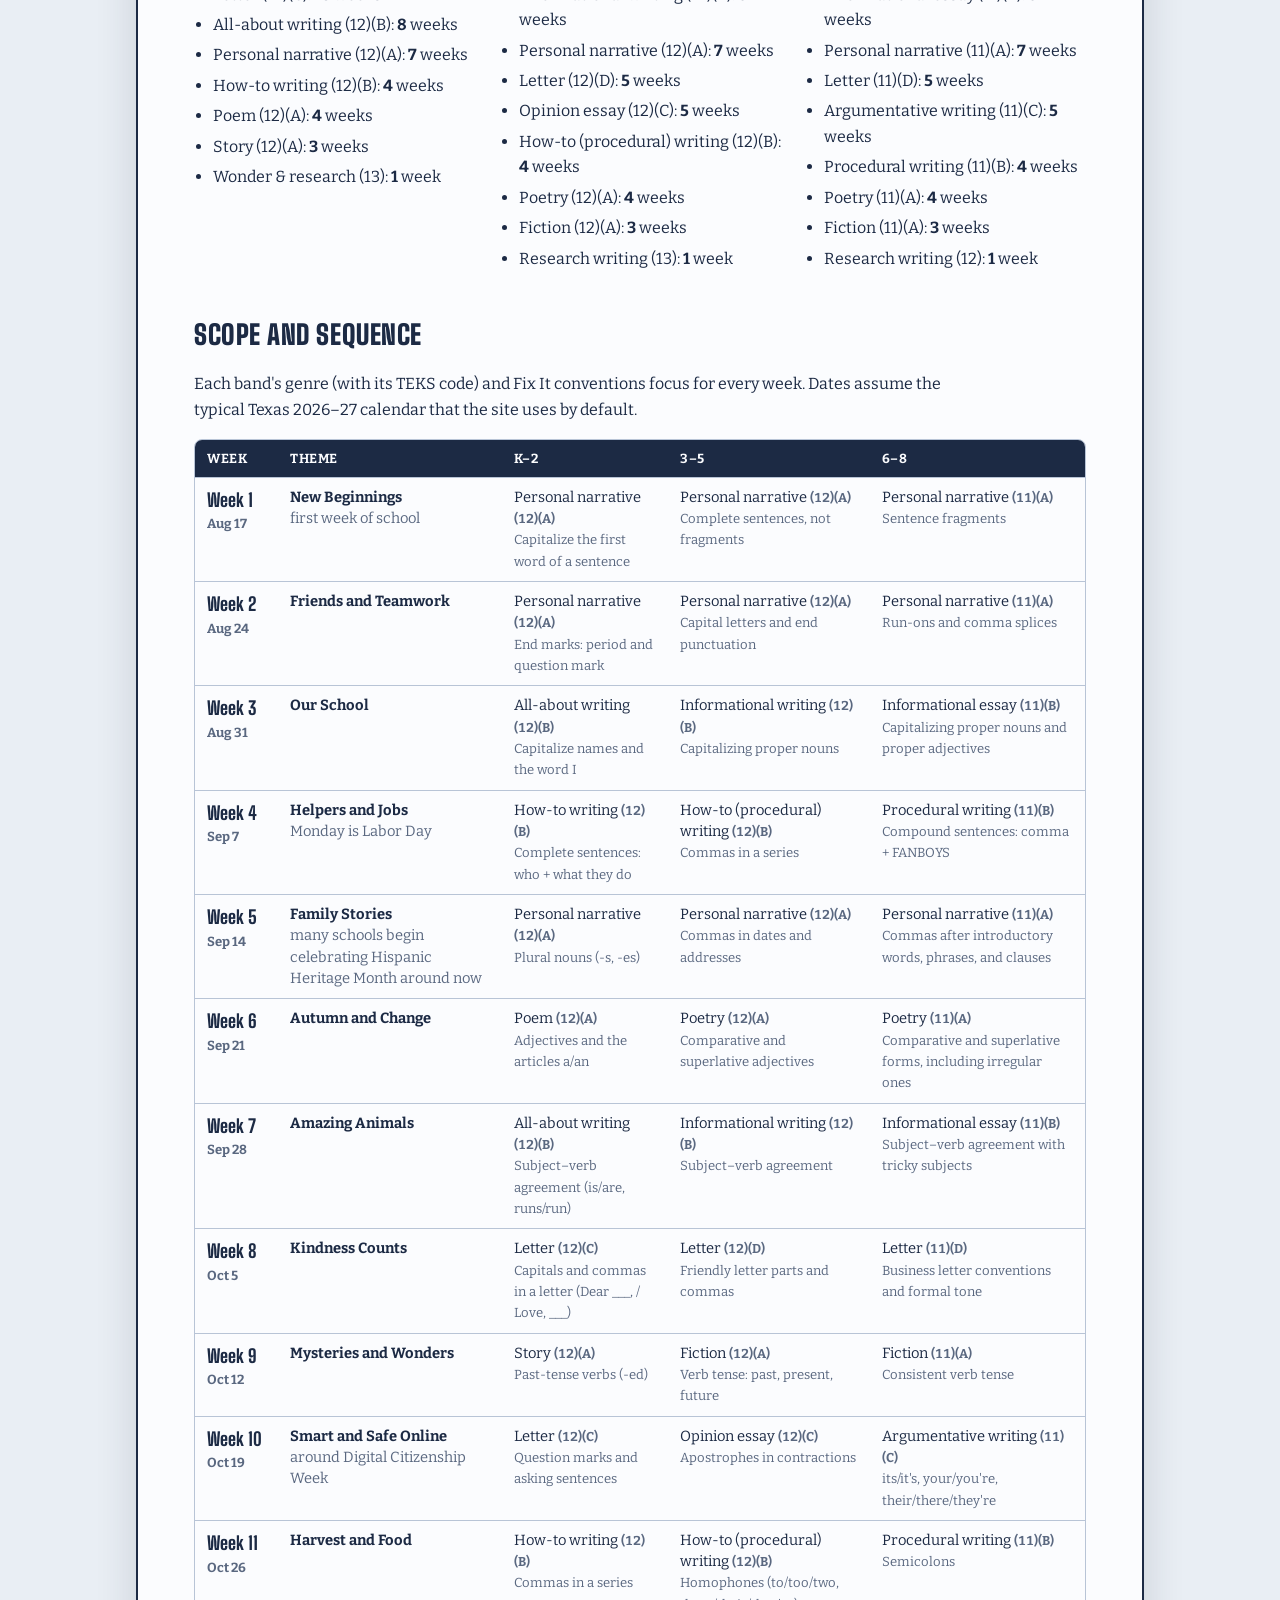
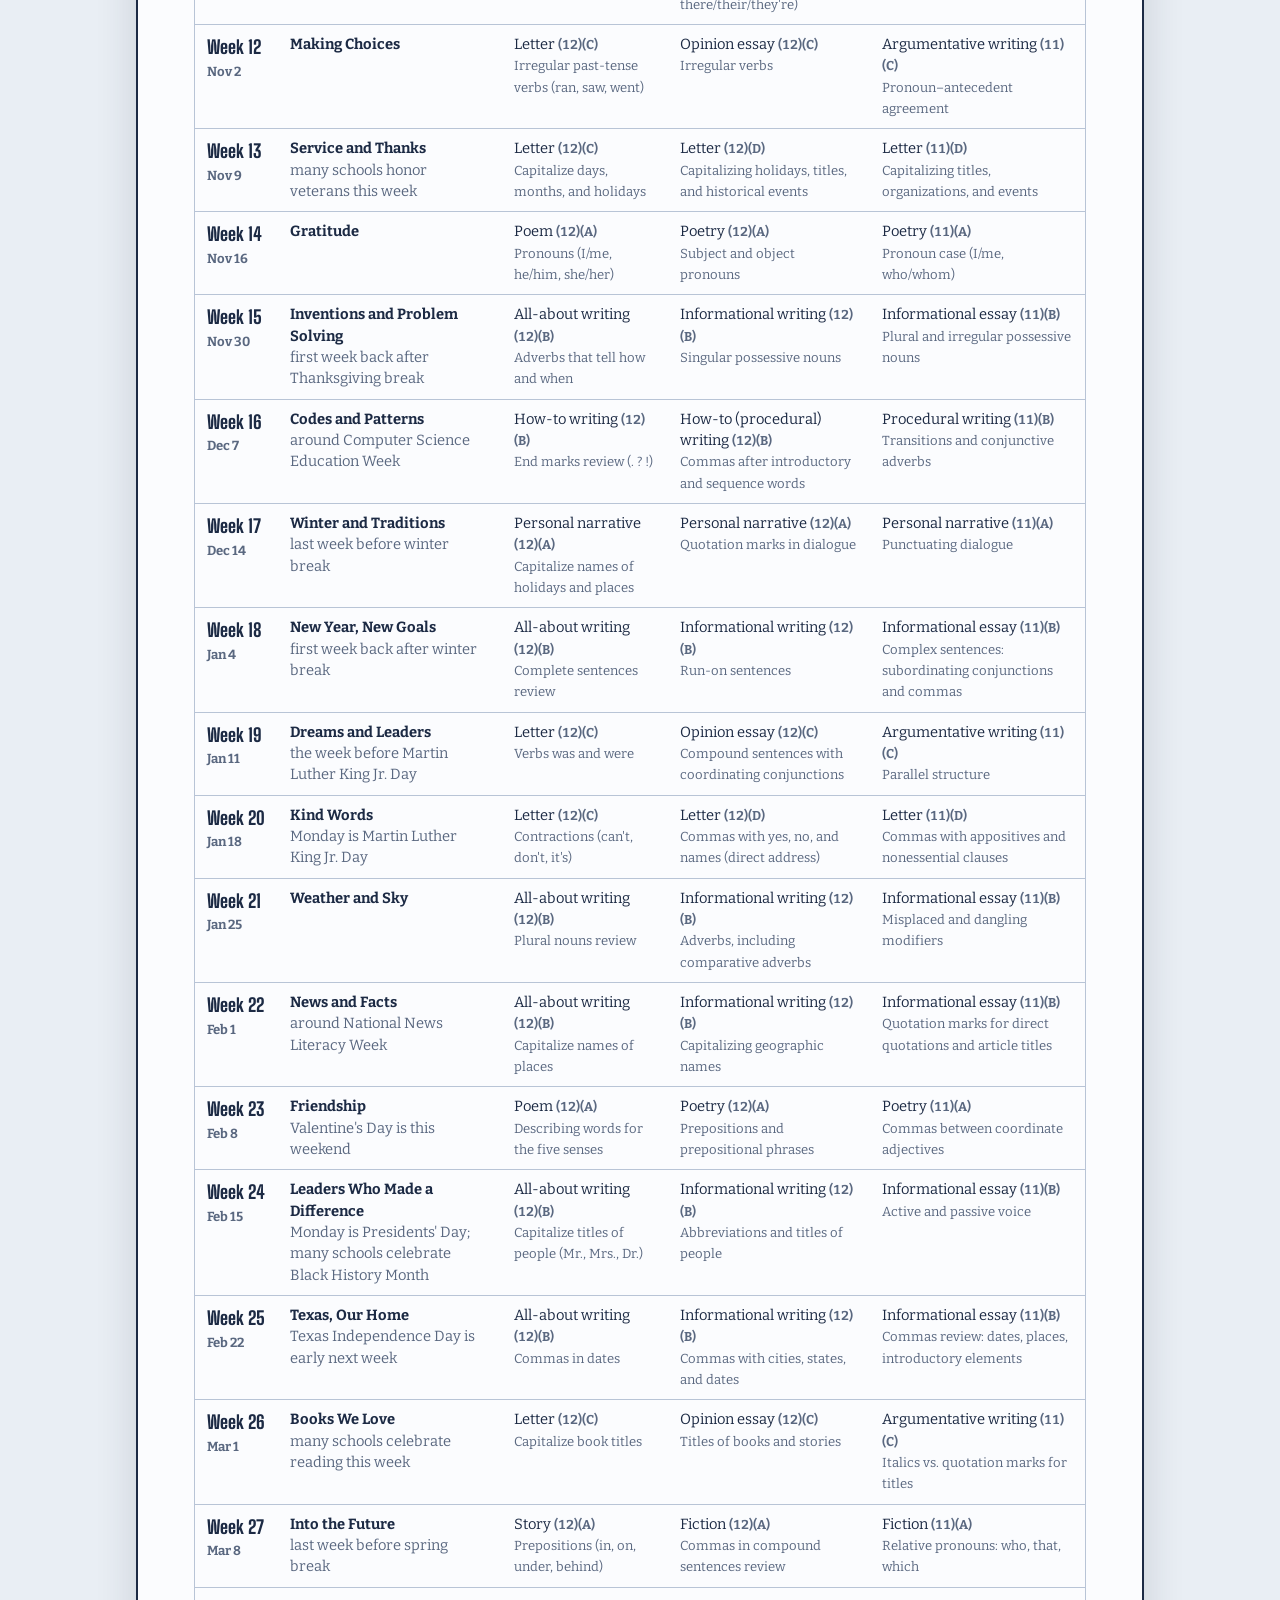
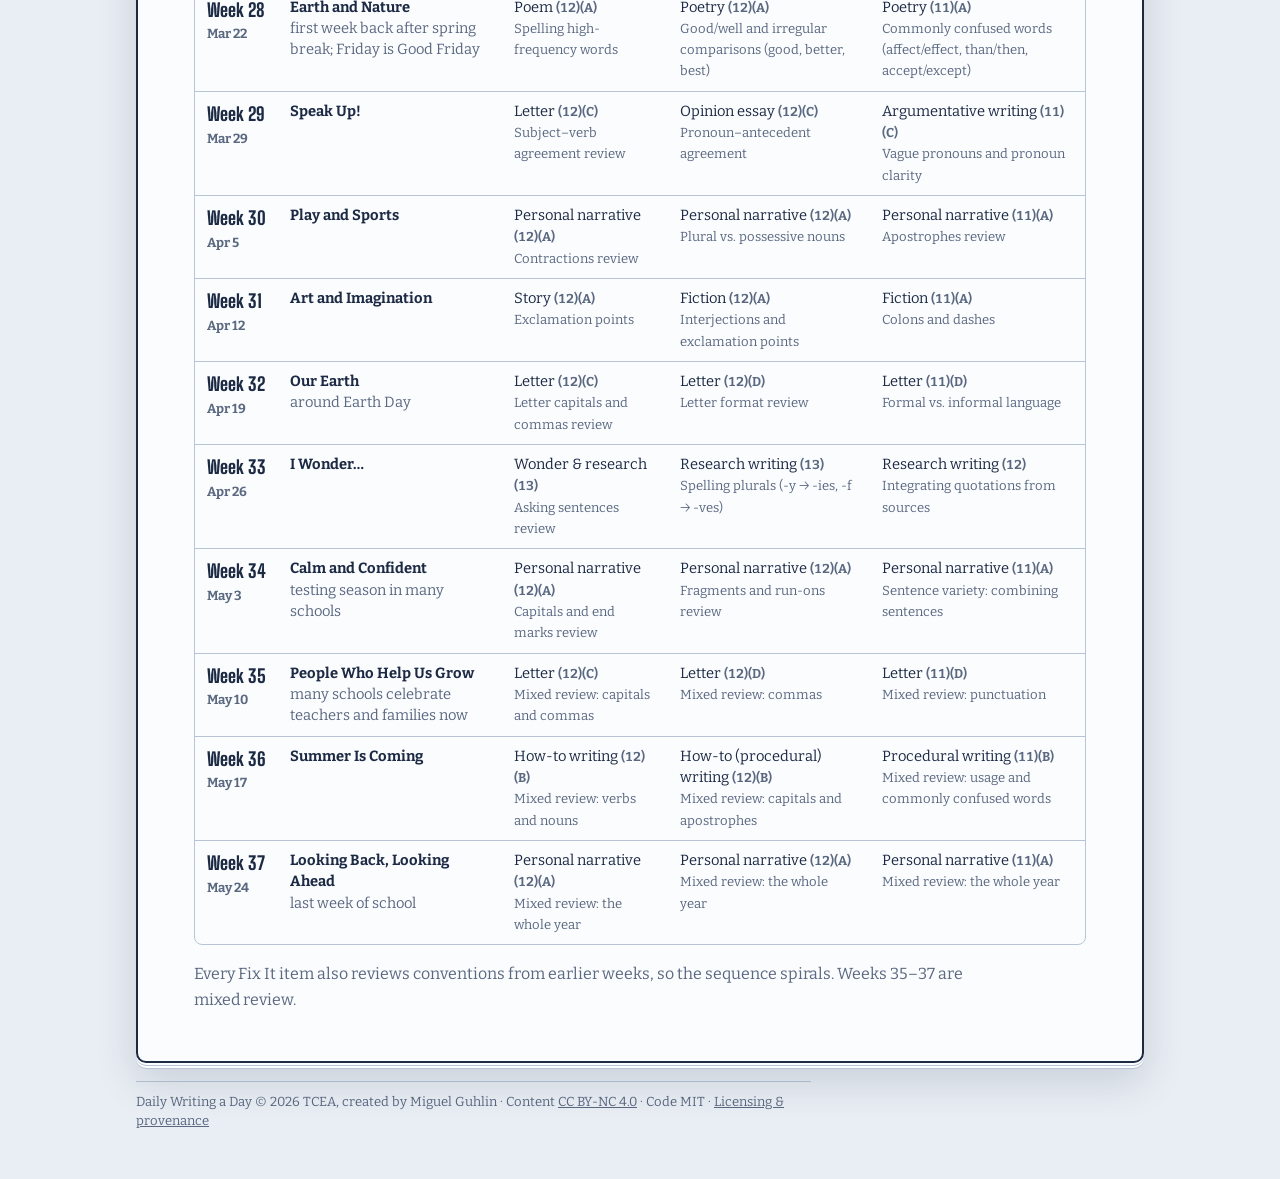
<file: teks/index.html>
<!doctype html>
<html lang="en"><head><meta charset="utf-8"><meta name="viewport" content="width=device-width, initial-scale=1, viewport-fit=cover">
<meta name="description" content="How Daily Writing a Day aligns to the Texas ELAR TEKS writing strands, with the full week-by-week scope and sequence.">
</head><body>
<title>TEKS Alignment · Daily Writing a Day</title>
<link rel="preconnect" href="https://fonts.googleapis.com"><link rel="preconnect" href="https://fonts.gstatic.com" crossorigin>
<link rel="stylesheet" href="https://fonts.googleapis.com/css2?family=Andika:wght@400;700&family=Big+Shoulders+Display:wght@700;900&family=Bitter:wght@500;700;800&display=swap">
<style>/* Layout: one notebook page centered on a desk; the page is the hero, controls sit above it. */
:root {
  --desk: #e9eef4;        /* cool desk surface behind the page */
  --paper: #fbfcfe;       /* notebook paper */
  --rule: #c9d8ec;        /* blue ruled lines */
  --margin: #e58a8a;      /* red margin line */
  --ink: #1c2a44;         /* navy ink */
  --muted: #5a6880;
  --pen: #c62828;         /* teacher's red pen: corrections */
  --pencil: #f2b705;      /* pencil yellow: primary buttons */
  --pencil-ink: #2a2100;
  --chip: #e6edf7;
  --line: #b8c4d6;
  --shadow: rgba(28, 42, 68, .16);
  --f-date: "Big Shoulders Display", "Arial Narrow", Impact, sans-serif;
  --f-ui: "Bitter", Georgia, "Times New Roman", serif;
  --f-read: "Andika", "Trebuchet MS", Verdana, sans-serif;
  color-scheme: light;
}
@media (prefers-color-scheme: dark) { :root:not([data-theme="light"]) {
  --desk: #0f1626; --paper: #18233a; --rule: #2a3a58; --margin: #9a4a50; --ink: #e8eef9; --muted: #9fb0cc;
  --pen: #ff8a80; --pencil: #f5c542; --pencil-ink: #241c00; --chip: #22314f; --line: #3a4c6e; --shadow: rgba(0, 0, 0, .45); color-scheme: dark; } }
:root[data-theme="dark"] {
  --desk: #0f1626; --paper: #18233a; --rule: #2a3a58; --margin: #9a4a50; --ink: #e8eef9; --muted: #9fb0cc;
  --pen: #ff8a80; --pencil: #f5c542; --pencil-ink: #241c00; --chip: #22314f; --line: #3a4c6e; --shadow: rgba(0, 0, 0, .45); color-scheme: dark; }

*, *::before, *::after { box-sizing: border-box; }
[hidden] { display: none !important; }
html { -webkit-text-size-adjust: 100%; }
body { margin: 0; background: var(--desk); color: var(--ink); font: 16px/1.5 var(--f-ui); }
button, input { font: inherit; color: inherit; }
:focus-visible { outline: 3px solid var(--pencil); outline-offset: 2px; }
.sr-only { position: absolute; width: 1px; height: 1px; overflow: hidden; clip: rect(0 0 0 0); white-space: nowrap; }
.skip { position: absolute; left: -999px; } .skip:focus { left: 16px; top: 8px; background: var(--paper); padding: 6px 10px; z-index: 99; }
.muted { color: var(--muted); }
code { font-size: .9em; }

.wrap { max-width: 1040px; margin: 0 auto; padding-inline: 16px; padding-block: 24px 40px; display: grid; gap: 18px; }
.top { display: flex; flex-wrap: wrap; gap: 16px 28px; justify-content: space-between; align-items: flex-end; }
.brand { min-width: 0; flex: 1 1 380px; }
.eyebrow { margin: 0; font-size: .78rem; letter-spacing: .08em; text-transform: uppercase; color: var(--muted); font-weight: 700; }
h1 { margin: .1em 0 .2em; font-family: var(--f-date); font-weight: 900; font-size: clamp(2.4rem, 6vw, 3.6rem); line-height: .95; letter-spacing: .01em; text-wrap: balance; }
.lede { margin: 0; max-width: 58ch; color: var(--muted); }
.controls { display: grid; gap: 8px; justify-items: end; }
.btns { display: flex; flex-wrap: wrap; gap: 6px; justify-content: flex-end; }
.btn { border: 1.5px solid var(--line); background: var(--paper); border-radius: 999px; padding: 6px 14px; font-size: .9rem; font-weight: 700; cursor: pointer; }
.btn:hover { border-color: var(--ink); }
.btn-go { background: var(--pencil); color: var(--pencil-ink); border-color: var(--pencil); }
.seg { display: inline-flex; border: 1.5px solid var(--ink); border-radius: 999px; overflow: hidden; }
.seg button { border: 0; background: transparent; padding: 7px 16px; font-weight: 800; cursor: pointer; font-variant-numeric: tabular-nums; }
.seg button + button { border-left: 1.5px solid var(--ink); }
.seg button[aria-pressed="true"] { background: var(--ink); color: var(--paper); }

.panel { background: var(--paper); border: 1.5px solid var(--line); border-radius: 10px; padding: 14px 16px; }
#calSettings { display: flex; flex-wrap: wrap; gap: 10px 20px; align-items: center; font-size: .92rem; }
#calSettings p { flex-basis: 100%; margin: 0; }
#calSettings input[type=date] { padding: 4px 8px; border: 1.5px solid var(--line); border-radius: 6px; background: var(--paper); }


/* the page */
.flip-wrap { display: grid; grid-template-columns: 52px minmax(0, 1fr) 52px; gap: 10px; align-items: start; perspective: 1800px; }
.flip { position: relative; display: grid; min-width: 0; }
.flip > .fp { grid-area: 1 / 1; }
.flip-nav { position: sticky; top: 40vh; width: 52px; height: 52px; border-radius: 50%; border: 1.5px solid var(--line); background: var(--paper); font-size: 2rem; line-height: 1; cursor: pointer; }
.flip-nav:hover:not(:disabled) { border-color: var(--ink); }
.flip-nav:disabled { opacity: .3; cursor: default; }

.fp { position: relative; min-width: 0; background: var(--paper); border: 2px solid var(--ink); border-radius: 4px 4px 10px 10px; padding: 34px clamp(16px, 4vw, 40px) 22px clamp(28px, 6vw, 64px);
  box-shadow: 0 2px 0 var(--paper), 0 3px 0 var(--line), 0 5px 0 var(--paper), 0 6px 0 var(--line), 0 18px 40px var(--shadow);
  background-image: linear-gradient(to right, transparent calc(clamp(28px, 6vw, 64px) - 14px), var(--margin) calc(clamp(28px, 6vw, 64px) - 14px), var(--margin) calc(clamp(28px, 6vw, 64px) - 12px), transparent calc(clamp(28px, 6vw, 64px) - 12px)),
    repeating-linear-gradient(to bottom, transparent 0 31px, var(--rule) 31px 32px);
  transform-origin: top center; }
.fp-holes { position: absolute; top: 10px; left: 0; right: 0; display: flex; justify-content: center; gap: clamp(18px, 6vw, 64px); }
.fp-holes span { width: 12px; height: 12px; border-radius: 50%; background: var(--desk); border: 1.5px solid var(--line); }

.fp-head { display: grid; grid-template-columns: auto minmax(0, 1fr); gap: 4px 20px; align-items: end; padding-bottom: 14px; border-bottom: 2px solid var(--ink); }
.fp-num { grid-row: span 3; font-family: var(--f-date); font-weight: 900; font-size: clamp(4.5rem, 13vw, 7.5rem); line-height: .8; font-variant-numeric: tabular-nums; color: var(--ink); }
.fp-dow { font-family: var(--f-date); font-weight: 700; font-size: clamp(1.4rem, 3.4vw, 2rem); line-height: 1; text-transform: uppercase; letter-spacing: .04em; }
.fp-mon { font-size: .95rem; color: var(--muted); font-weight: 700; }
.fp-sub { font-size: .85rem; color: var(--muted); }
.fp-note { margin: 12px 0 0; padding: 6px 10px; background: var(--chip); border-radius: 6px; font-size: .9rem; }

.fp-week { display: flex; flex-wrap: wrap; gap: 6px 10px; align-items: baseline; margin: 14px 0 4px; }
.fp-theme { font-weight: 800; font-size: 1.05rem; }
.chip { display: inline-block; padding: 2px 10px; border-radius: 999px; background: var(--chip); font-size: .78rem; font-weight: 700; letter-spacing: .02em; }
.chip.kind { background: var(--ink); color: var(--paper); text-transform: uppercase; letter-spacing: .06em; }

.fp-sec { margin-top: 18px; }
.fp-label { display: flex; flex-wrap: wrap; align-items: baseline; gap: 4px 12px; margin: 0 0 8px; }
.fp-label h2 { margin: 0; font-family: var(--f-date); font-weight: 900; font-size: 1.6rem; letter-spacing: .03em; text-transform: uppercase; }
.fp-label .focus { font-size: .88rem; color: var(--muted); }
.fp-label .focus strong { color: var(--ink); }

/* DOL sentence on primary-ruled writing lines: solid top, dashed midline, solid baseline */
.dol { --top: .9em; --mid: 1.14em; --base: 1.64em; position: relative; isolation: isolate; margin: 0; padding: 0 12px; font-family: var(--f-read); font-size: clamp(1.35rem, 3.2vw, 2rem); line-height: 2.6em; overflow-wrap: anywhere;
  background: linear-gradient(to bottom, transparent var(--top), var(--rule) var(--top) calc(var(--top) + 2px), transparent calc(var(--top) + 2px) var(--base), var(--ink) var(--base) calc(var(--base) + 2px), transparent calc(var(--base) + 2px)) 0 0 / 100% 2.6em repeat-y var(--paper); border-radius: 4px; }
.dol::before { content: ""; position: absolute; inset: 0; z-index: -1; background: repeating-linear-gradient(to right, var(--rule) 0 9px, transparent 9px 16px);
  -webkit-mask: linear-gradient(to bottom, transparent var(--mid), #000 var(--mid) calc(var(--mid) + 2px), transparent calc(var(--mid) + 2px)) 0 0 / 100% 2.6em repeat-y;
          mask: linear-gradient(to bottom, transparent var(--mid), #000 var(--mid) calc(var(--mid) + 2px), transparent calc(var(--mid) + 2px)) 0 0 / 100% 2.6em repeat-y; }
.dol-meta { display: flex; flex-wrap: wrap; gap: 6px 14px; align-items: center; margin-top: 6px; font-size: .88rem; color: var(--muted); }
.errs { font-weight: 800; color: var(--pen); border: 1.5px solid var(--pen); border-radius: 999px; padding: 0 10px; }
.marks { font-size: .8rem; }
.marks b { font-family: var(--f-read); color: var(--pen); font-size: 1rem; }
.fix { font-family: var(--f-read); font-size: clamp(1.2rem, 2.8vw, 1.7rem); line-height: 1.6; }
.fix mark { background: transparent; color: var(--pen); font-weight: 700; text-decoration: underline 2px; text-underline-offset: 4px; }
.fix ins { text-decoration: none; }

.prompt { margin: 0; font-family: var(--f-read); font-size: clamp(1.25rem, 3vw, 1.85rem); line-height: 1.45; max-width: 46ch; }
.ican { margin: 14px 0 0; padding: 10px 14px; border: 2px dashed var(--ink); border-radius: 10px; font-family: var(--f-read); font-size: 1.15rem; }
.ican span { display: block; font-family: var(--f-ui); font-size: .78rem; letter-spacing: .06em; text-transform: uppercase; color: var(--muted); font-weight: 800; }

details { margin-top: 12px; border-top: 1.5px dashed var(--line); padding-top: 8px; }
summary { cursor: pointer; font-weight: 800; font-size: .92rem; width: fit-content; }
details > div { padding: 6px 0 2px; font-size: .95rem; max-width: 70ch; }
.fp-teks { margin-top: 18px; padding-top: 10px; border-top: 2px solid var(--ink); display: flex; flex-wrap: wrap; gap: 6px 16px; font-size: .8rem; color: var(--muted); }
.fp-teks b { color: var(--ink); }

.help { text-align: center; font-size: .85rem; margin: 0; }
.foot { font-size: .85rem; max-width: 75ch; }
.foot p { margin: 0 0 8px; }

/* tear-off flip */
.fp.leave-next, .mc.leave-next { animation: tearNext .45s ease-in forwards; z-index: 2; }
.fp.leave-prev, .mc.leave-prev { animation: tearPrev .45s ease-in forwards; z-index: 2; }
.fp.enter-prev, .mc.enter-prev { animation: dropIn .4s ease-out; z-index: 3; }
@keyframes tearNext { to { transform: rotateX(95deg) translateY(-30px); opacity: 0; } }
@keyframes tearPrev { to { transform: translateY(16px); opacity: 0; } }
@keyframes dropIn { from { transform: rotateX(80deg); opacity: 0; } to { transform: none; opacity: 1; } }
@media (prefers-reduced-motion: reduce) {
  .fp.leave-next, .fp.leave-prev, .mc.leave-next, .mc.leave-prev { animation: fade .2s forwards; } .fp.enter-prev, .mc.enter-prev { animation: none; }
  @keyframes fade { to { opacity: 0; } }
}

/* projector mode */
.projecting .flip-wrap { position: fixed; inset: 0; z-index: 50; background: var(--desk); padding: 2vh 2vw; overflow: auto; grid-template-columns: 64px minmax(0, 1fr) 64px; }
.projecting .fp { max-width: 1500px; width: 100%; justify-self: center; }
.projecting .fp-teacher, .projecting .fp-teks { display: none; }
.projecting .dol { font-size: clamp(2rem, 3.6vw, 3.2rem); }
.projecting .prompt { font-size: clamp(1.8rem, 3vw, 2.8rem); max-width: none; }
body.projecting { overflow: hidden; }

@media (max-width: 700px) {
  .controls { justify-items: start; } .btns { justify-content: flex-start; }
  .flip-wrap { grid-template-columns: minmax(0, 1fr); }
  .flip-nav { position: fixed; top: auto; bottom: calc(14px + env(safe-area-inset-bottom, 0px)); z-index: 40; box-shadow: 0 4px 14px var(--shadow); }
  .flip-nav.prev { left: 14px; } .flip-nav.next { right: 14px; }
  .wrap { padding-block: 16px 90px; }
}
@media print {
  body { background: #fff; }
  .top .controls, .flip-nav, .panel, .help, .skip { display: none !important; }
  .fp { box-shadow: none; }
  .fp-teacher[open] > div, .fp-fix[open] > div { display: block; }
}

/* site nav + credit (every page) */
.sitenav { display: flex; flex-wrap: wrap; gap: 6px 18px; align-items: baseline; justify-content: space-between; padding-bottom: 10px; border-bottom: 1.5px solid var(--line); }
.sn-home { font-family: var(--f-date); font-weight: 900; font-size: 1.15rem; letter-spacing: .02em; text-transform: uppercase; color: var(--ink); text-decoration: none; }
.sn-links { display: flex; flex-wrap: wrap; gap: 2px 4px; }
.sn-links a { padding: 3px 9px; border-radius: 999px; color: var(--ink); text-decoration: none; font-weight: 700; font-size: .9rem; }
.sn-links a:hover { background: var(--chip); }
.sn-links a[aria-current="page"] { background: var(--ink); color: var(--paper); }
.foot a, .credit a { color: inherit; }
.credit { margin: 10px 0 0; padding-top: 10px; border-top: 1px solid var(--line); font-size: .82rem; }
/* Teacher pages: one paper sheet of running text; tables scroll inside their own box. */
.doc { position: relative; min-width: 0; background: var(--paper); border: 2px solid var(--ink); border-radius: 4px 4px 10px 10px; padding: 28px clamp(16px, 5vw, 56px) 32px;
  box-shadow: 0 2px 0 var(--paper), 0 3px 0 var(--line), 0 5px 0 var(--paper), 0 6px 0 var(--line), 0 18px 40px var(--shadow); }
.doc > * { max-width: 78ch; }
.doc > .tbl, .doc > .cols3, .doc > .cols2, .doc > .udl { max-width: none; }
.doc h1 { margin: 0 0 .3em; font-size: clamp(2.2rem, 6vw, 3.4rem); }
.doc h2 { margin: 1.6em 0 .5em; font-family: var(--f-date); font-weight: 900; font-size: 1.7rem; letter-spacing: .02em; text-transform: uppercase; text-wrap: balance; }
.doc h3 { margin: .2em 0 .4em; font-size: 1.05rem; }
.doc p, .doc li, .doc dd { line-height: 1.6; }
.doc a { color: var(--ink); text-decoration-color: var(--pen); text-underline-offset: 3px; }
.doc ul { padding-left: 1.2em; }
.doc li + li { margin-top: .3em; }
.doc .lede { font-size: 1.12rem; }
.callout { padding: 12px 16px; border: 2px dashed var(--ink); border-radius: 10px; }
.quote { padding: 10px 14px; border-left: 4px solid var(--margin); background: var(--chip); font-family: var(--f-read); }
.cite { margin-top: 2em; padding-top: 10px; border-top: 1px solid var(--line); font-size: .85rem; color: var(--muted); }
.sel { user-select: all; font-weight: 700; }
.tbl { overflow-x: auto; margin: 12px 0; border: 1.5px solid var(--line); border-radius: 8px; }
.tbl table { border-collapse: collapse; width: 100%; font-size: .92rem; }
.tbl th, .tbl td { padding: 9px 12px; text-align: left; vertical-align: top; border-top: 1px solid var(--line); line-height: 1.45; }
.tbl thead th { background: var(--ink); color: var(--paper); border-top: 0; font-size: .82rem; letter-spacing: .04em; text-transform: uppercase; }
.tbl tbody th { font-weight: 800; white-space: nowrap; }
.scope { min-width: 860px; }
.scope tbody th { white-space: normal; }
.scope .wk { display: block; white-space: nowrap; font-family: var(--f-date); font-size: 1.15rem; }
.scope .dt, .scope .conv { font-size: .82rem; color: var(--muted); }
.scope .dt { font-weight: 700; }
.code { font-size: .8rem; font-weight: 700; color: var(--muted); font-variant-numeric: tabular-nums; }
.defs { display: grid; grid-template-columns: minmax(0, 14rem) minmax(0, 1fr); gap: 8px 20px; }
.defs dt { font-weight: 800; }
.defs dd { margin: 0; }
.cols3 { display: grid; grid-template-columns: repeat(auto-fit, minmax(min(100%, 240px), 1fr)); gap: 12px 24px; }
.cols2 { display: grid; grid-template-columns: repeat(auto-fit, minmax(min(100%, 300px), 1fr)); gap: 12px 28px; }
.cols3 ul { margin: 0; }
.udl .apply { margin-top: 12px; padding: 12px 16px; background: var(--chip); border-radius: 8px; }
.udl .apply ul { margin: 6px 0 0; }
@media (max-width: 640px) { .defs { grid-template-columns: minmax(0, 1fr); } .defs dd { margin-bottom: 8px; } }
@media print { .sitenav, .skip { display: none !important; } .doc { box-shadow: none; border: 0; padding: 0; } .tbl { overflow: visible; } .scope { min-width: 0; } }
</style>
<a class="skip" href="#main">Skip to content</a>
<main class="wrap">
  <nav class="sitenav" aria-label="Site"><a class="sn-home" href="../">Daily Writing a Day</a><span class="sn-links"><a href="../">Calendar</a><a href="../day/">Today</a><a href="../guide/">Guide</a><a href="../teks/" aria-current="page">TEKS</a><a href="../elps/">ELPS</a><a href="../sst/">SST</a><a href="../udl/">UDL</a><a href="../about/">About</a></span></nav>
  <article class="doc" id="main">
<h1>TEKS Alignment</h1>
<p class="lede">Daily Writing a Day is aligned to the writing and oral-language strands of the Texas English Language Arts and Reading TEKS (19 TAC Chapter 110, Subchapters A and B), adopted in 2017.</p>
<p class="callout">Codes are aligned to, not reproduced from, the official standards. K–5 share one strand numbering and 6–8 shift down by one, but sub-letters can vary slightly by grade. Confirm against your grade's chapter (§110.2–§110.7 for K–5, §110.22–§110.24 for 6–8) before adopting.</p>

<h2>Where the strands show up</h2>
<p>In K–5, the writing process is strand (11), genres are (12), and inquiry and research is (13). In 6–8, the same strands are (10), (11), and (12). Oral language is strand (1) in every grade.</p>
<div class="tbl"><table class=""><thead><tr><th scope="col">Part of the day</th><th scope="col">K–2</th><th scope="col">3–5</th><th scope="col">6–8</th></tr></thead><tbody><tr><th scope="row">Fix It (daily)</th><td>(1) oral language · (11)(D) edit for conventions</td><td>(1) oral language · (11)(D) edit for conventions</td><td>(1) oral language · (10)(D) edit for conventions</td></tr><tr><th scope="row">Monday: Plan</th><td>(11)(A)</td><td>(11)(A)</td><td>(10)(A)</td></tr><tr><th scope="row">Tuesday: Draft</th><td>(11)(B)</td><td>(11)(B)</td><td>(10)(B)</td></tr><tr><th scope="row">Wednesday: Revise</th><td>(11)(C)</td><td>(11)(C)</td><td>(10)(C)</td></tr><tr><th scope="row">Thursday: Quick-write</th><td>genre of the week: (12)(A)–(C)</td><td>genre of the week: (12)(A)–(D)</td><td>genre of the week: (11)(A)–(D)</td></tr><tr><th scope="row">Friday: Edit & share</th><td>(11)(D), (11)(E)</td><td>(11)(D), (11)(E)</td><td>(10)(D), (10)(E)</td></tr><tr><th scope="row">Friday "I can"</th><td>(11)(E) share · self-assessment</td><td>(11)(E) publish · self-assessment</td><td>(10)(E) publish · self-assessment</td></tr></tbody></table></div>
<dl class="defs">
  <dt>(1) Oral language</dt><dd>Students listen actively, speak clearly, and work with others. Fix It is done out loud: students explain each fix to a partner and the class.</dd>
  <dt>(11)(A) / (10)(A) Plan</dt><dd>Generate ideas and plan a draft for a chosen genre and purpose (K–2: through drawing and discussion).</dd>
  <dt>(11)(B) / (10)(B) Draft</dt><dd>Develop drafts into a focused, structured, coherent piece with an engaging idea and details.</dd>
  <dt>(11)(C) / (10)(C) Revise</dt><dd>Revise for clarity, word choice, and sentence structure by adding, deleting, combining, and rearranging.</dd>
  <dt>(11)(D) / (10)(D) Edit</dt><dd>Edit drafts using standard English conventions: complete sentences, verbs, nouns and pronouns, modifiers, conjunctions, capitalization, punctuation, and spelling. This is the daily Fix It focus.</dd>
  <dt>(11)(E) / (10)(E) Publish</dt><dd>Publish or share writing for an appropriate audience. This is Friday's share.</dd>
  <dt>(12) / (11) Genres</dt><dd>(A) literary texts: personal narrative, fiction, poetry. (B) informational texts, including procedural writing. (C) argumentative texts: opinion essays in 3–5, argumentative essays in 6–8; correspondence in K–2. (D) correspondence such as letters in 3–8.</dd>
  <dt>(13) / (12) Inquiry and research</dt><dd>Generate questions, find and record information from sources, and share what was learned. Week 33 is the research week.</dd>
</dl>

<h2>Genres across the year</h2>
<div class="cols3"><section><h3>K–2</h3><ul><li>Letter (12)(C): <b>10</b> weeks</li><li>All-about writing (12)(B): <b>8</b> weeks</li><li>Personal narrative (12)(A): <b>7</b> weeks</li><li>How-to writing (12)(B): <b>4</b> weeks</li><li>Poem (12)(A): <b>4</b> weeks</li><li>Story (12)(A): <b>3</b> weeks</li><li>Wonder &amp; research (13): <b>1</b> week</li></ul></section><section><h3>3–5</h3><ul><li>Informational writing (12)(B): <b>8</b> weeks</li><li>Personal narrative (12)(A): <b>7</b> weeks</li><li>Letter (12)(D): <b>5</b> weeks</li><li>Opinion essay (12)(C): <b>5</b> weeks</li><li>How-to (procedural) writing (12)(B): <b>4</b> weeks</li><li>Poetry (12)(A): <b>4</b> weeks</li><li>Fiction (12)(A): <b>3</b> weeks</li><li>Research writing (13): <b>1</b> week</li></ul></section><section><h3>6–8</h3><ul><li>Informational essay (11)(B): <b>8</b> weeks</li><li>Personal narrative (11)(A): <b>7</b> weeks</li><li>Letter (11)(D): <b>5</b> weeks</li><li>Argumentative writing (11)(C): <b>5</b> weeks</li><li>Procedural writing (11)(B): <b>4</b> weeks</li><li>Poetry (11)(A): <b>4</b> weeks</li><li>Fiction (11)(A): <b>3</b> weeks</li><li>Research writing (12): <b>1</b> week</li></ul></section></div>

<h2>Scope and sequence</h2>
<p>Each band's genre (with its TEKS code) and Fix It conventions focus for every week. Dates assume the typical Texas 2026–27 calendar that the site uses by default.</p>
<div class="tbl"><table class="scope"><thead><tr><th scope="col">Week</th><th scope="col">Theme</th><th scope="col">K–2</th><th scope="col">3–5</th><th scope="col">6–8</th></tr></thead><tbody><tr><th scope="row"><span class="wk">Week 1</span><span class="dt">Aug 17</span></th><td><b>New Beginnings</b><br><span class="muted">first week of school</span></td><td>Personal narrative <span class="code">(12)(A)</span><br><span class="conv">Capitalize the first word of a sentence</span></td><td>Personal narrative <span class="code">(12)(A)</span><br><span class="conv">Complete sentences, not fragments</span></td><td>Personal narrative <span class="code">(11)(A)</span><br><span class="conv">Sentence fragments</span></td></tr><tr><th scope="row"><span class="wk">Week 2</span><span class="dt">Aug 24</span></th><td><b>Friends and Teamwork</b></td><td>Personal narrative <span class="code">(12)(A)</span><br><span class="conv">End marks: period and question mark</span></td><td>Personal narrative <span class="code">(12)(A)</span><br><span class="conv">Capital letters and end punctuation</span></td><td>Personal narrative <span class="code">(11)(A)</span><br><span class="conv">Run-ons and comma splices</span></td></tr><tr><th scope="row"><span class="wk">Week 3</span><span class="dt">Aug 31</span></th><td><b>Our School</b></td><td>All-about writing <span class="code">(12)(B)</span><br><span class="conv">Capitalize names and the word I</span></td><td>Informational writing <span class="code">(12)(B)</span><br><span class="conv">Capitalizing proper nouns</span></td><td>Informational essay <span class="code">(11)(B)</span><br><span class="conv">Capitalizing proper nouns and proper adjectives</span></td></tr><tr><th scope="row"><span class="wk">Week 4</span><span class="dt">Sep 7</span></th><td><b>Helpers and Jobs</b><br><span class="muted">Monday is Labor Day</span></td><td>How-to writing <span class="code">(12)(B)</span><br><span class="conv">Complete sentences: who + what they do</span></td><td>How-to (procedural) writing <span class="code">(12)(B)</span><br><span class="conv">Commas in a series</span></td><td>Procedural writing <span class="code">(11)(B)</span><br><span class="conv">Compound sentences: comma + FANBOYS</span></td></tr><tr><th scope="row"><span class="wk">Week 5</span><span class="dt">Sep 14</span></th><td><b>Family Stories</b><br><span class="muted">many schools begin celebrating Hispanic Heritage Month around now</span></td><td>Personal narrative <span class="code">(12)(A)</span><br><span class="conv">Plural nouns (-s, -es)</span></td><td>Personal narrative <span class="code">(12)(A)</span><br><span class="conv">Commas in dates and addresses</span></td><td>Personal narrative <span class="code">(11)(A)</span><br><span class="conv">Commas after introductory words, phrases, and clauses</span></td></tr><tr><th scope="row"><span class="wk">Week 6</span><span class="dt">Sep 21</span></th><td><b>Autumn and Change</b></td><td>Poem <span class="code">(12)(A)</span><br><span class="conv">Adjectives and the articles a/an</span></td><td>Poetry <span class="code">(12)(A)</span><br><span class="conv">Comparative and superlative adjectives</span></td><td>Poetry <span class="code">(11)(A)</span><br><span class="conv">Comparative and superlative forms, including irregular ones</span></td></tr><tr><th scope="row"><span class="wk">Week 7</span><span class="dt">Sep 28</span></th><td><b>Amazing Animals</b></td><td>All-about writing <span class="code">(12)(B)</span><br><span class="conv">Subject–verb agreement (is/are, runs/run)</span></td><td>Informational writing <span class="code">(12)(B)</span><br><span class="conv">Subject–verb agreement</span></td><td>Informational essay <span class="code">(11)(B)</span><br><span class="conv">Subject–verb agreement with tricky subjects</span></td></tr><tr><th scope="row"><span class="wk">Week 8</span><span class="dt">Oct 5</span></th><td><b>Kindness Counts</b></td><td>Letter <span class="code">(12)(C)</span><br><span class="conv">Capitals and commas in a letter (Dear ___, / Love, ___)</span></td><td>Letter <span class="code">(12)(D)</span><br><span class="conv">Friendly letter parts and commas</span></td><td>Letter <span class="code">(11)(D)</span><br><span class="conv">Business letter conventions and formal tone</span></td></tr><tr><th scope="row"><span class="wk">Week 9</span><span class="dt">Oct 12</span></th><td><b>Mysteries and Wonders</b></td><td>Story <span class="code">(12)(A)</span><br><span class="conv">Past-tense verbs (-ed)</span></td><td>Fiction <span class="code">(12)(A)</span><br><span class="conv">Verb tense: past, present, future</span></td><td>Fiction <span class="code">(11)(A)</span><br><span class="conv">Consistent verb tense</span></td></tr><tr><th scope="row"><span class="wk">Week 10</span><span class="dt">Oct 19</span></th><td><b>Smart and Safe Online</b><br><span class="muted">around Digital Citizenship Week</span></td><td>Letter <span class="code">(12)(C)</span><br><span class="conv">Question marks and asking sentences</span></td><td>Opinion essay <span class="code">(12)(C)</span><br><span class="conv">Apostrophes in contractions</span></td><td>Argumentative writing <span class="code">(11)(C)</span><br><span class="conv">its/it's, your/you're, their/there/they're</span></td></tr><tr><th scope="row"><span class="wk">Week 11</span><span class="dt">Oct 26</span></th><td><b>Harvest and Food</b></td><td>How-to writing <span class="code">(12)(B)</span><br><span class="conv">Commas in a series</span></td><td>How-to (procedural) writing <span class="code">(12)(B)</span><br><span class="conv">Homophones (to/too/two, there/their/they're)</span></td><td>Procedural writing <span class="code">(11)(B)</span><br><span class="conv">Semicolons</span></td></tr><tr><th scope="row"><span class="wk">Week 12</span><span class="dt">Nov 2</span></th><td><b>Making Choices</b></td><td>Letter <span class="code">(12)(C)</span><br><span class="conv">Irregular past-tense verbs (ran, saw, went)</span></td><td>Opinion essay <span class="code">(12)(C)</span><br><span class="conv">Irregular verbs</span></td><td>Argumentative writing <span class="code">(11)(C)</span><br><span class="conv">Pronoun–antecedent agreement</span></td></tr><tr><th scope="row"><span class="wk">Week 13</span><span class="dt">Nov 9</span></th><td><b>Service and Thanks</b><br><span class="muted">many schools honor veterans this week</span></td><td>Letter <span class="code">(12)(C)</span><br><span class="conv">Capitalize days, months, and holidays</span></td><td>Letter <span class="code">(12)(D)</span><br><span class="conv">Capitalizing holidays, titles, and historical events</span></td><td>Letter <span class="code">(11)(D)</span><br><span class="conv">Capitalizing titles, organizations, and events</span></td></tr><tr><th scope="row"><span class="wk">Week 14</span><span class="dt">Nov 16</span></th><td><b>Gratitude</b></td><td>Poem <span class="code">(12)(A)</span><br><span class="conv">Pronouns (I/me, he/him, she/her)</span></td><td>Poetry <span class="code">(12)(A)</span><br><span class="conv">Subject and object pronouns</span></td><td>Poetry <span class="code">(11)(A)</span><br><span class="conv">Pronoun case (I/me, who/whom)</span></td></tr><tr><th scope="row"><span class="wk">Week 15</span><span class="dt">Nov 30</span></th><td><b>Inventions and Problem Solving</b><br><span class="muted">first week back after Thanksgiving break</span></td><td>All-about writing <span class="code">(12)(B)</span><br><span class="conv">Adverbs that tell how and when</span></td><td>Informational writing <span class="code">(12)(B)</span><br><span class="conv">Singular possessive nouns</span></td><td>Informational essay <span class="code">(11)(B)</span><br><span class="conv">Plural and irregular possessive nouns</span></td></tr><tr><th scope="row"><span class="wk">Week 16</span><span class="dt">Dec 7</span></th><td><b>Codes and Patterns</b><br><span class="muted">around Computer Science Education Week</span></td><td>How-to writing <span class="code">(12)(B)</span><br><span class="conv">End marks review (. ? !)</span></td><td>How-to (procedural) writing <span class="code">(12)(B)</span><br><span class="conv">Commas after introductory and sequence words</span></td><td>Procedural writing <span class="code">(11)(B)</span><br><span class="conv">Transitions and conjunctive adverbs</span></td></tr><tr><th scope="row"><span class="wk">Week 17</span><span class="dt">Dec 14</span></th><td><b>Winter and Traditions</b><br><span class="muted">last week before winter break</span></td><td>Personal narrative <span class="code">(12)(A)</span><br><span class="conv">Capitalize names of holidays and places</span></td><td>Personal narrative <span class="code">(12)(A)</span><br><span class="conv">Quotation marks in dialogue</span></td><td>Personal narrative <span class="code">(11)(A)</span><br><span class="conv">Punctuating dialogue</span></td></tr><tr><th scope="row"><span class="wk">Week 18</span><span class="dt">Jan 4</span></th><td><b>New Year, New Goals</b><br><span class="muted">first week back after winter break</span></td><td>All-about writing <span class="code">(12)(B)</span><br><span class="conv">Complete sentences review</span></td><td>Informational writing <span class="code">(12)(B)</span><br><span class="conv">Run-on sentences</span></td><td>Informational essay <span class="code">(11)(B)</span><br><span class="conv">Complex sentences: subordinating conjunctions and commas</span></td></tr><tr><th scope="row"><span class="wk">Week 19</span><span class="dt">Jan 11</span></th><td><b>Dreams and Leaders</b><br><span class="muted">the week before Martin Luther King Jr. Day</span></td><td>Letter <span class="code">(12)(C)</span><br><span class="conv">Verbs was and were</span></td><td>Opinion essay <span class="code">(12)(C)</span><br><span class="conv">Compound sentences with coordinating conjunctions</span></td><td>Argumentative writing <span class="code">(11)(C)</span><br><span class="conv">Parallel structure</span></td></tr><tr><th scope="row"><span class="wk">Week 20</span><span class="dt">Jan 18</span></th><td><b>Kind Words</b><br><span class="muted">Monday is Martin Luther King Jr. Day</span></td><td>Letter <span class="code">(12)(C)</span><br><span class="conv">Contractions (can't, don't, it's)</span></td><td>Letter <span class="code">(12)(D)</span><br><span class="conv">Commas with yes, no, and names (direct address)</span></td><td>Letter <span class="code">(11)(D)</span><br><span class="conv">Commas with appositives and nonessential clauses</span></td></tr><tr><th scope="row"><span class="wk">Week 21</span><span class="dt">Jan 25</span></th><td><b>Weather and Sky</b></td><td>All-about writing <span class="code">(12)(B)</span><br><span class="conv">Plural nouns review</span></td><td>Informational writing <span class="code">(12)(B)</span><br><span class="conv">Adverbs, including comparative adverbs</span></td><td>Informational essay <span class="code">(11)(B)</span><br><span class="conv">Misplaced and dangling modifiers</span></td></tr><tr><th scope="row"><span class="wk">Week 22</span><span class="dt">Feb 1</span></th><td><b>News and Facts</b><br><span class="muted">around National News Literacy Week</span></td><td>All-about writing <span class="code">(12)(B)</span><br><span class="conv">Capitalize names of places</span></td><td>Informational writing <span class="code">(12)(B)</span><br><span class="conv">Capitalizing geographic names</span></td><td>Informational essay <span class="code">(11)(B)</span><br><span class="conv">Quotation marks for direct quotations and article titles</span></td></tr><tr><th scope="row"><span class="wk">Week 23</span><span class="dt">Feb 8</span></th><td><b>Friendship</b><br><span class="muted">Valentine's Day is this weekend</span></td><td>Poem <span class="code">(12)(A)</span><br><span class="conv">Describing words for the five senses</span></td><td>Poetry <span class="code">(12)(A)</span><br><span class="conv">Prepositions and prepositional phrases</span></td><td>Poetry <span class="code">(11)(A)</span><br><span class="conv">Commas between coordinate adjectives</span></td></tr><tr><th scope="row"><span class="wk">Week 24</span><span class="dt">Feb 15</span></th><td><b>Leaders Who Made a Difference</b><br><span class="muted">Monday is Presidents' Day; many schools celebrate Black History Month</span></td><td>All-about writing <span class="code">(12)(B)</span><br><span class="conv">Capitalize titles of people (Mr., Mrs., Dr.)</span></td><td>Informational writing <span class="code">(12)(B)</span><br><span class="conv">Abbreviations and titles of people</span></td><td>Informational essay <span class="code">(11)(B)</span><br><span class="conv">Active and passive voice</span></td></tr><tr><th scope="row"><span class="wk">Week 25</span><span class="dt">Feb 22</span></th><td><b>Texas, Our Home</b><br><span class="muted">Texas Independence Day is early next week</span></td><td>All-about writing <span class="code">(12)(B)</span><br><span class="conv">Commas in dates</span></td><td>Informational writing <span class="code">(12)(B)</span><br><span class="conv">Commas with cities, states, and dates</span></td><td>Informational essay <span class="code">(11)(B)</span><br><span class="conv">Commas review: dates, places, introductory elements</span></td></tr><tr><th scope="row"><span class="wk">Week 26</span><span class="dt">Mar 1</span></th><td><b>Books We Love</b><br><span class="muted">many schools celebrate reading this week</span></td><td>Letter <span class="code">(12)(C)</span><br><span class="conv">Capitalize book titles</span></td><td>Opinion essay <span class="code">(12)(C)</span><br><span class="conv">Titles of books and stories</span></td><td>Argumentative writing <span class="code">(11)(C)</span><br><span class="conv">Italics vs. quotation marks for titles</span></td></tr><tr><th scope="row"><span class="wk">Week 27</span><span class="dt">Mar 8</span></th><td><b>Into the Future</b><br><span class="muted">last week before spring break</span></td><td>Story <span class="code">(12)(A)</span><br><span class="conv">Prepositions (in, on, under, behind)</span></td><td>Fiction <span class="code">(12)(A)</span><br><span class="conv">Commas in compound sentences review</span></td><td>Fiction <span class="code">(11)(A)</span><br><span class="conv">Relative pronouns: who, that, which</span></td></tr><tr><th scope="row"><span class="wk">Week 28</span><span class="dt">Mar 22</span></th><td><b>Earth and Nature</b><br><span class="muted">first week back after spring break; Friday is Good Friday</span></td><td>Poem <span class="code">(12)(A)</span><br><span class="conv">Spelling high-frequency words</span></td><td>Poetry <span class="code">(12)(A)</span><br><span class="conv">Good/well and irregular comparisons (good, better, best)</span></td><td>Poetry <span class="code">(11)(A)</span><br><span class="conv">Commonly confused words (affect/effect, than/then, accept/except)</span></td></tr><tr><th scope="row"><span class="wk">Week 29</span><span class="dt">Mar 29</span></th><td><b>Speak Up!</b></td><td>Letter <span class="code">(12)(C)</span><br><span class="conv">Subject–verb agreement review</span></td><td>Opinion essay <span class="code">(12)(C)</span><br><span class="conv">Pronoun–antecedent agreement</span></td><td>Argumentative writing <span class="code">(11)(C)</span><br><span class="conv">Vague pronouns and pronoun clarity</span></td></tr><tr><th scope="row"><span class="wk">Week 30</span><span class="dt">Apr 5</span></th><td><b>Play and Sports</b></td><td>Personal narrative <span class="code">(12)(A)</span><br><span class="conv">Contractions review</span></td><td>Personal narrative <span class="code">(12)(A)</span><br><span class="conv">Plural vs. possessive nouns</span></td><td>Personal narrative <span class="code">(11)(A)</span><br><span class="conv">Apostrophes review</span></td></tr><tr><th scope="row"><span class="wk">Week 31</span><span class="dt">Apr 12</span></th><td><b>Art and Imagination</b></td><td>Story <span class="code">(12)(A)</span><br><span class="conv">Exclamation points</span></td><td>Fiction <span class="code">(12)(A)</span><br><span class="conv">Interjections and exclamation points</span></td><td>Fiction <span class="code">(11)(A)</span><br><span class="conv">Colons and dashes</span></td></tr><tr><th scope="row"><span class="wk">Week 32</span><span class="dt">Apr 19</span></th><td><b>Our Earth</b><br><span class="muted">around Earth Day</span></td><td>Letter <span class="code">(12)(C)</span><br><span class="conv">Letter capitals and commas review</span></td><td>Letter <span class="code">(12)(D)</span><br><span class="conv">Letter format review</span></td><td>Letter <span class="code">(11)(D)</span><br><span class="conv">Formal vs. informal language</span></td></tr><tr><th scope="row"><span class="wk">Week 33</span><span class="dt">Apr 26</span></th><td><b>I Wonder…</b></td><td>Wonder &amp; research <span class="code">(13)</span><br><span class="conv">Asking sentences review</span></td><td>Research writing <span class="code">(13)</span><br><span class="conv">Spelling plurals (-y → -ies, -f → -ves)</span></td><td>Research writing <span class="code">(12)</span><br><span class="conv">Integrating quotations from sources</span></td></tr><tr><th scope="row"><span class="wk">Week 34</span><span class="dt">May 3</span></th><td><b>Calm and Confident</b><br><span class="muted">testing season in many schools</span></td><td>Personal narrative <span class="code">(12)(A)</span><br><span class="conv">Capitals and end marks review</span></td><td>Personal narrative <span class="code">(12)(A)</span><br><span class="conv">Fragments and run-ons review</span></td><td>Personal narrative <span class="code">(11)(A)</span><br><span class="conv">Sentence variety: combining sentences</span></td></tr><tr><th scope="row"><span class="wk">Week 35</span><span class="dt">May 10</span></th><td><b>People Who Help Us Grow</b><br><span class="muted">many schools celebrate teachers and families now</span></td><td>Letter <span class="code">(12)(C)</span><br><span class="conv">Mixed review: capitals and commas</span></td><td>Letter <span class="code">(12)(D)</span><br><span class="conv">Mixed review: commas</span></td><td>Letter <span class="code">(11)(D)</span><br><span class="conv">Mixed review: punctuation</span></td></tr><tr><th scope="row"><span class="wk">Week 36</span><span class="dt">May 17</span></th><td><b>Summer Is Coming</b></td><td>How-to writing <span class="code">(12)(B)</span><br><span class="conv">Mixed review: verbs and nouns</span></td><td>How-to (procedural) writing <span class="code">(12)(B)</span><br><span class="conv">Mixed review: capitals and apostrophes</span></td><td>Procedural writing <span class="code">(11)(B)</span><br><span class="conv">Mixed review: usage and commonly confused words</span></td></tr><tr><th scope="row"><span class="wk">Week 37</span><span class="dt">May 24</span></th><td><b>Looking Back, Looking Ahead</b><br><span class="muted">last week of school</span></td><td>Personal narrative <span class="code">(12)(A)</span><br><span class="conv">Mixed review: the whole year</span></td><td>Personal narrative <span class="code">(12)(A)</span><br><span class="conv">Mixed review: the whole year</span></td><td>Personal narrative <span class="code">(11)(A)</span><br><span class="conv">Mixed review: the whole year</span></td></tr></tbody></table></div>
<p class="muted">Every Fix It item also reviews conventions from earlier weeks, so the sequence spirals. Weeks 35–37 are mixed review.</p></article>
  <footer class="foot muted"><p class="credit">Daily Writing a Day © 2026 TCEA, created by Miguel Guhlin · Content <a href="https://creativecommons.org/licenses/by-nc/4.0/">CC BY-NC 4.0</a> · Code MIT · <a href="../about/">Licensing &amp; provenance</a></p></footer>
</main>
</body></html>
</file>
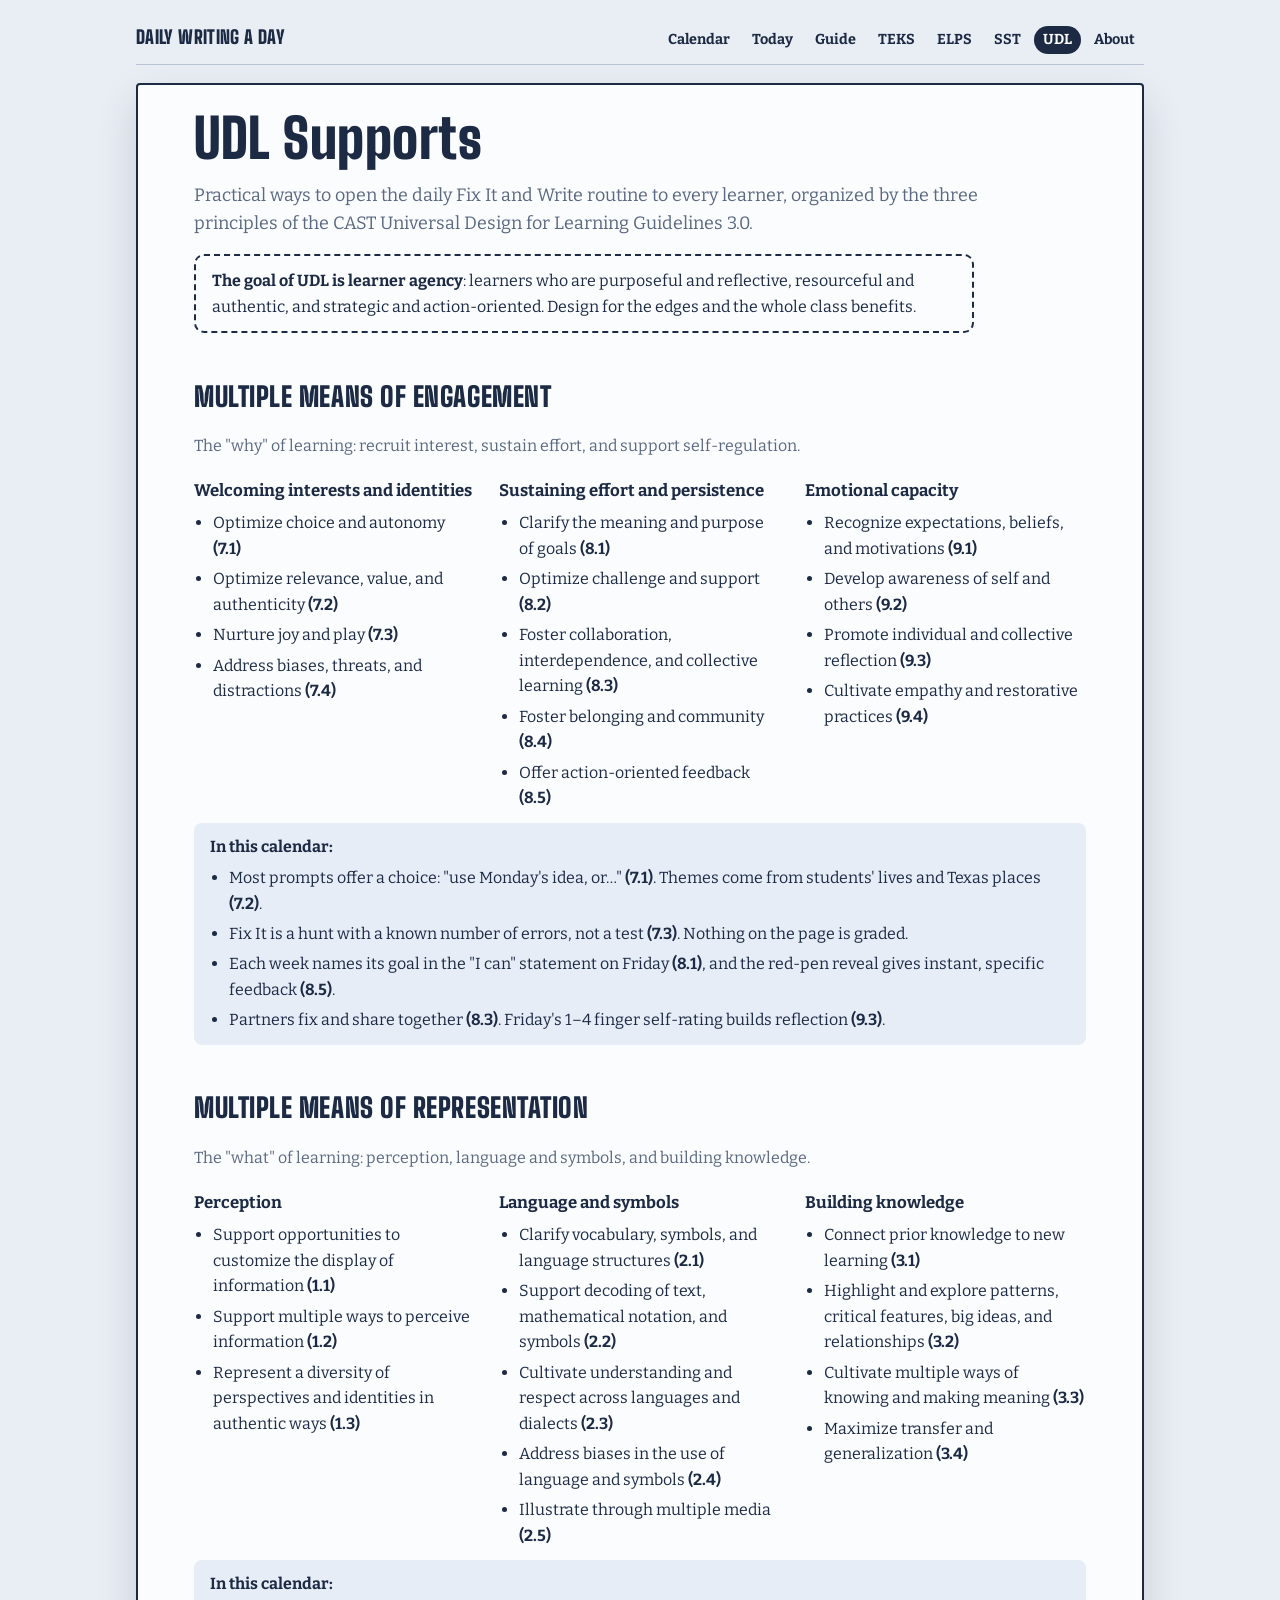
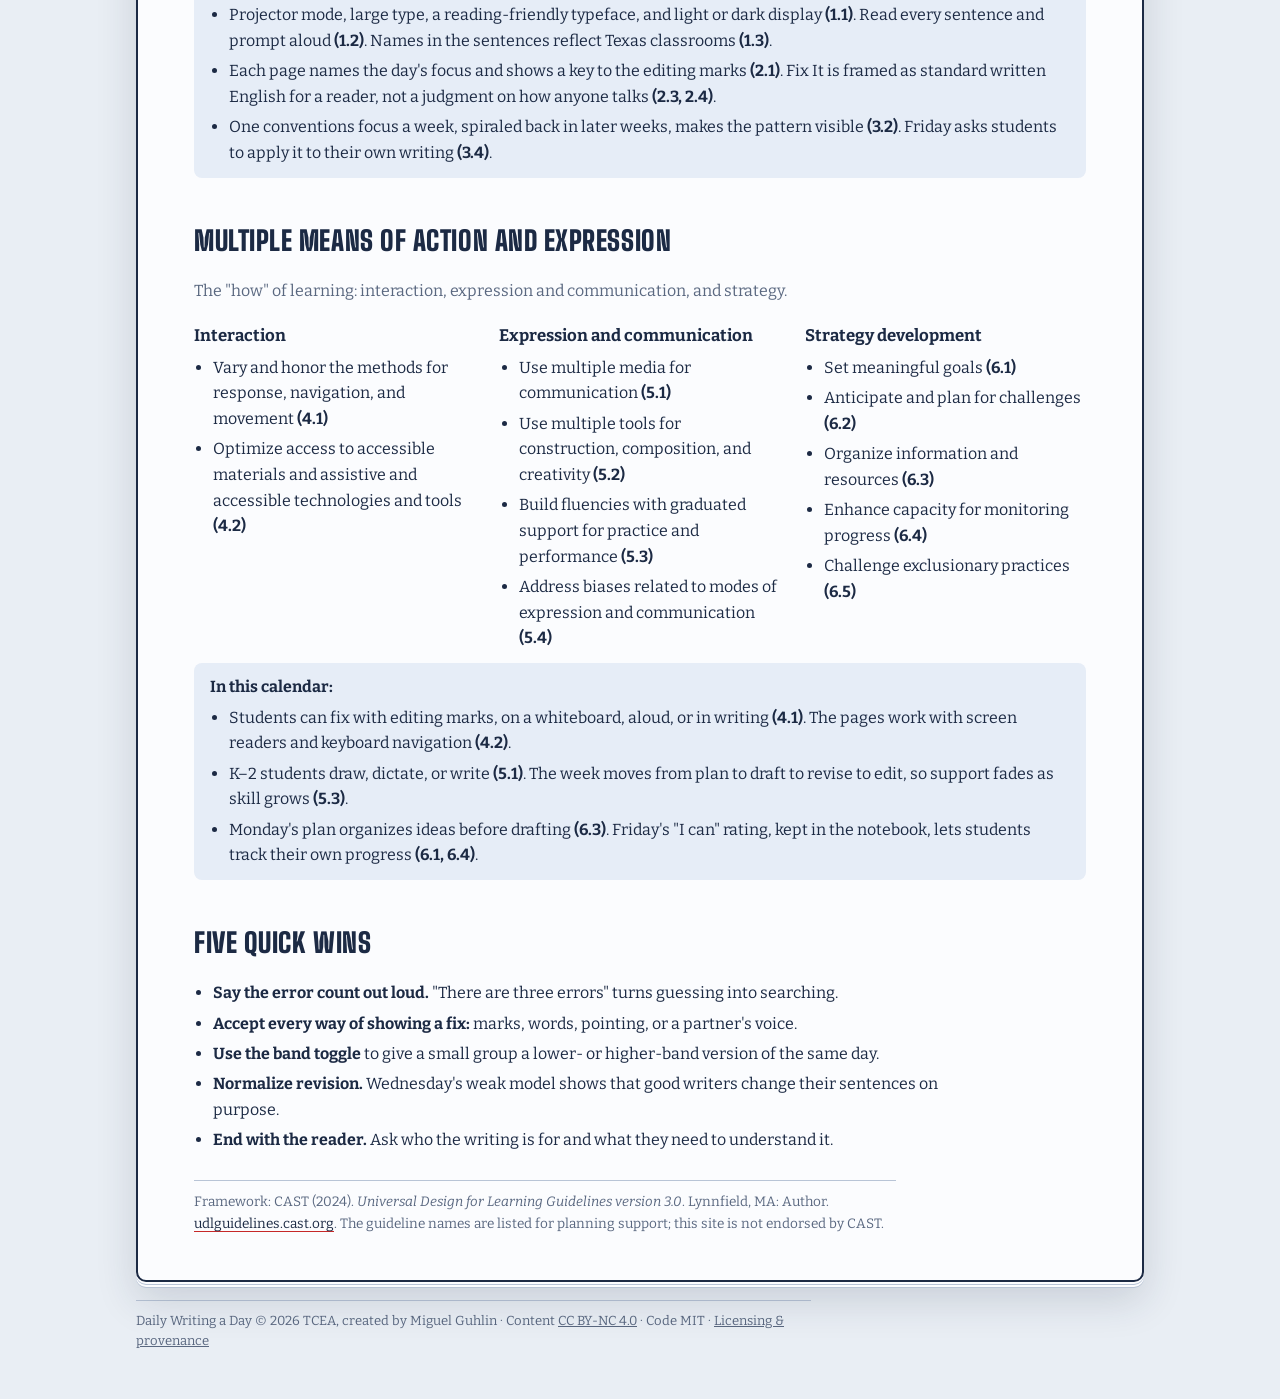
<file: udl/index.html>
<!doctype html>
<html lang="en"><head><meta charset="utf-8"><meta name="viewport" content="width=device-width, initial-scale=1, viewport-fit=cover">
<meta name="description" content="Universal Design for Learning (CAST UDL Guidelines 3.0) supports for the Daily Writing a Day routine.">
</head><body>
<title>UDL Supports · Daily Writing a Day</title>
<link rel="preconnect" href="https://fonts.googleapis.com"><link rel="preconnect" href="https://fonts.gstatic.com" crossorigin>
<link rel="stylesheet" href="https://fonts.googleapis.com/css2?family=Andika:wght@400;700&family=Big+Shoulders+Display:wght@700;900&family=Bitter:wght@500;700;800&display=swap">
<style>/* Layout: one notebook page centered on a desk; the page is the hero, controls sit above it. */
:root {
  --desk: #e9eef4;        /* cool desk surface behind the page */
  --paper: #fbfcfe;       /* notebook paper */
  --rule: #c9d8ec;        /* blue ruled lines */
  --margin: #e58a8a;      /* red margin line */
  --ink: #1c2a44;         /* navy ink */
  --muted: #5a6880;
  --pen: #c62828;         /* teacher's red pen: corrections */
  --pencil: #f2b705;      /* pencil yellow: primary buttons */
  --pencil-ink: #2a2100;
  --chip: #e6edf7;
  --line: #b8c4d6;
  --shadow: rgba(28, 42, 68, .16);
  --f-date: "Big Shoulders Display", "Arial Narrow", Impact, sans-serif;
  --f-ui: "Bitter", Georgia, "Times New Roman", serif;
  --f-read: "Andika", "Trebuchet MS", Verdana, sans-serif;
  color-scheme: light;
}
@media (prefers-color-scheme: dark) { :root:not([data-theme="light"]) {
  --desk: #0f1626; --paper: #18233a; --rule: #2a3a58; --margin: #9a4a50; --ink: #e8eef9; --muted: #9fb0cc;
  --pen: #ff8a80; --pencil: #f5c542; --pencil-ink: #241c00; --chip: #22314f; --line: #3a4c6e; --shadow: rgba(0, 0, 0, .45); color-scheme: dark; } }
:root[data-theme="dark"] {
  --desk: #0f1626; --paper: #18233a; --rule: #2a3a58; --margin: #9a4a50; --ink: #e8eef9; --muted: #9fb0cc;
  --pen: #ff8a80; --pencil: #f5c542; --pencil-ink: #241c00; --chip: #22314f; --line: #3a4c6e; --shadow: rgba(0, 0, 0, .45); color-scheme: dark; }

*, *::before, *::after { box-sizing: border-box; }
[hidden] { display: none !important; }
html { -webkit-text-size-adjust: 100%; }
body { margin: 0; background: var(--desk); color: var(--ink); font: 16px/1.5 var(--f-ui); }
button, input { font: inherit; color: inherit; }
:focus-visible { outline: 3px solid var(--pencil); outline-offset: 2px; }
.sr-only { position: absolute; width: 1px; height: 1px; overflow: hidden; clip: rect(0 0 0 0); white-space: nowrap; }
.skip { position: absolute; left: -999px; } .skip:focus { left: 16px; top: 8px; background: var(--paper); padding: 6px 10px; z-index: 99; }
.muted { color: var(--muted); }
code { font-size: .9em; }

.wrap { max-width: 1040px; margin: 0 auto; padding-inline: 16px; padding-block: 24px 40px; display: grid; gap: 18px; }
.top { display: flex; flex-wrap: wrap; gap: 16px 28px; justify-content: space-between; align-items: flex-end; }
.brand { min-width: 0; flex: 1 1 380px; }
.eyebrow { margin: 0; font-size: .78rem; letter-spacing: .08em; text-transform: uppercase; color: var(--muted); font-weight: 700; }
h1 { margin: .1em 0 .2em; font-family: var(--f-date); font-weight: 900; font-size: clamp(2.4rem, 6vw, 3.6rem); line-height: .95; letter-spacing: .01em; text-wrap: balance; }
.lede { margin: 0; max-width: 58ch; color: var(--muted); }
.controls { display: grid; gap: 8px; justify-items: end; }
.btns { display: flex; flex-wrap: wrap; gap: 6px; justify-content: flex-end; }
.btn { border: 1.5px solid var(--line); background: var(--paper); border-radius: 999px; padding: 6px 14px; font-size: .9rem; font-weight: 700; cursor: pointer; }
.btn:hover { border-color: var(--ink); }
.btn-go { background: var(--pencil); color: var(--pencil-ink); border-color: var(--pencil); }
.seg { display: inline-flex; border: 1.5px solid var(--ink); border-radius: 999px; overflow: hidden; }
.seg button { border: 0; background: transparent; padding: 7px 16px; font-weight: 800; cursor: pointer; font-variant-numeric: tabular-nums; }
.seg button + button { border-left: 1.5px solid var(--ink); }
.seg button[aria-pressed="true"] { background: var(--ink); color: var(--paper); }

.panel { background: var(--paper); border: 1.5px solid var(--line); border-radius: 10px; padding: 14px 16px; }
#calSettings { display: flex; flex-wrap: wrap; gap: 10px 20px; align-items: center; font-size: .92rem; }
#calSettings p { flex-basis: 100%; margin: 0; }
#calSettings input[type=date] { padding: 4px 8px; border: 1.5px solid var(--line); border-radius: 6px; background: var(--paper); }


/* the page */
.flip-wrap { display: grid; grid-template-columns: 52px minmax(0, 1fr) 52px; gap: 10px; align-items: start; perspective: 1800px; }
.flip { position: relative; display: grid; min-width: 0; }
.flip > .fp { grid-area: 1 / 1; }
.flip-nav { position: sticky; top: 40vh; width: 52px; height: 52px; border-radius: 50%; border: 1.5px solid var(--line); background: var(--paper); font-size: 2rem; line-height: 1; cursor: pointer; }
.flip-nav:hover:not(:disabled) { border-color: var(--ink); }
.flip-nav:disabled { opacity: .3; cursor: default; }

.fp { position: relative; min-width: 0; background: var(--paper); border: 2px solid var(--ink); border-radius: 4px 4px 10px 10px; padding: 34px clamp(16px, 4vw, 40px) 22px clamp(28px, 6vw, 64px);
  box-shadow: 0 2px 0 var(--paper), 0 3px 0 var(--line), 0 5px 0 var(--paper), 0 6px 0 var(--line), 0 18px 40px var(--shadow);
  background-image: linear-gradient(to right, transparent calc(clamp(28px, 6vw, 64px) - 14px), var(--margin) calc(clamp(28px, 6vw, 64px) - 14px), var(--margin) calc(clamp(28px, 6vw, 64px) - 12px), transparent calc(clamp(28px, 6vw, 64px) - 12px)),
    repeating-linear-gradient(to bottom, transparent 0 31px, var(--rule) 31px 32px);
  transform-origin: top center; }
.fp-holes { position: absolute; top: 10px; left: 0; right: 0; display: flex; justify-content: center; gap: clamp(18px, 6vw, 64px); }
.fp-holes span { width: 12px; height: 12px; border-radius: 50%; background: var(--desk); border: 1.5px solid var(--line); }

.fp-head { display: grid; grid-template-columns: auto minmax(0, 1fr); gap: 4px 20px; align-items: end; padding-bottom: 14px; border-bottom: 2px solid var(--ink); }
.fp-num { grid-row: span 3; font-family: var(--f-date); font-weight: 900; font-size: clamp(4.5rem, 13vw, 7.5rem); line-height: .8; font-variant-numeric: tabular-nums; color: var(--ink); }
.fp-dow { font-family: var(--f-date); font-weight: 700; font-size: clamp(1.4rem, 3.4vw, 2rem); line-height: 1; text-transform: uppercase; letter-spacing: .04em; }
.fp-mon { font-size: .95rem; color: var(--muted); font-weight: 700; }
.fp-sub { font-size: .85rem; color: var(--muted); }
.fp-note { margin: 12px 0 0; padding: 6px 10px; background: var(--chip); border-radius: 6px; font-size: .9rem; }

.fp-week { display: flex; flex-wrap: wrap; gap: 6px 10px; align-items: baseline; margin: 14px 0 4px; }
.fp-theme { font-weight: 800; font-size: 1.05rem; }
.chip { display: inline-block; padding: 2px 10px; border-radius: 999px; background: var(--chip); font-size: .78rem; font-weight: 700; letter-spacing: .02em; }
.chip.kind { background: var(--ink); color: var(--paper); text-transform: uppercase; letter-spacing: .06em; }

.fp-sec { margin-top: 18px; }
.fp-label { display: flex; flex-wrap: wrap; align-items: baseline; gap: 4px 12px; margin: 0 0 8px; }
.fp-label h2 { margin: 0; font-family: var(--f-date); font-weight: 900; font-size: 1.6rem; letter-spacing: .03em; text-transform: uppercase; }
.fp-label .focus { font-size: .88rem; color: var(--muted); }
.fp-label .focus strong { color: var(--ink); }

/* DOL sentence on primary-ruled writing lines: solid top, dashed midline, solid baseline */
.dol { --top: .9em; --mid: 1.14em; --base: 1.64em; position: relative; isolation: isolate; margin: 0; padding: 0 12px; font-family: var(--f-read); font-size: clamp(1.35rem, 3.2vw, 2rem); line-height: 2.6em; overflow-wrap: anywhere;
  background: linear-gradient(to bottom, transparent var(--top), var(--rule) var(--top) calc(var(--top) + 2px), transparent calc(var(--top) + 2px) var(--base), var(--ink) var(--base) calc(var(--base) + 2px), transparent calc(var(--base) + 2px)) 0 0 / 100% 2.6em repeat-y var(--paper); border-radius: 4px; }
.dol::before { content: ""; position: absolute; inset: 0; z-index: -1; background: repeating-linear-gradient(to right, var(--rule) 0 9px, transparent 9px 16px);
  -webkit-mask: linear-gradient(to bottom, transparent var(--mid), #000 var(--mid) calc(var(--mid) + 2px), transparent calc(var(--mid) + 2px)) 0 0 / 100% 2.6em repeat-y;
          mask: linear-gradient(to bottom, transparent var(--mid), #000 var(--mid) calc(var(--mid) + 2px), transparent calc(var(--mid) + 2px)) 0 0 / 100% 2.6em repeat-y; }
.dol-meta { display: flex; flex-wrap: wrap; gap: 6px 14px; align-items: center; margin-top: 6px; font-size: .88rem; color: var(--muted); }
.errs { font-weight: 800; color: var(--pen); border: 1.5px solid var(--pen); border-radius: 999px; padding: 0 10px; }
.marks { font-size: .8rem; }
.marks b { font-family: var(--f-read); color: var(--pen); font-size: 1rem; }
.fix { font-family: var(--f-read); font-size: clamp(1.2rem, 2.8vw, 1.7rem); line-height: 1.6; }
.fix mark { background: transparent; color: var(--pen); font-weight: 700; text-decoration: underline 2px; text-underline-offset: 4px; }
.fix ins { text-decoration: none; }

.prompt { margin: 0; font-family: var(--f-read); font-size: clamp(1.25rem, 3vw, 1.85rem); line-height: 1.45; max-width: 46ch; }
.ican { margin: 14px 0 0; padding: 10px 14px; border: 2px dashed var(--ink); border-radius: 10px; font-family: var(--f-read); font-size: 1.15rem; }
.ican span { display: block; font-family: var(--f-ui); font-size: .78rem; letter-spacing: .06em; text-transform: uppercase; color: var(--muted); font-weight: 800; }

details { margin-top: 12px; border-top: 1.5px dashed var(--line); padding-top: 8px; }
summary { cursor: pointer; font-weight: 800; font-size: .92rem; width: fit-content; }
details > div { padding: 6px 0 2px; font-size: .95rem; max-width: 70ch; }
.fp-teks { margin-top: 18px; padding-top: 10px; border-top: 2px solid var(--ink); display: flex; flex-wrap: wrap; gap: 6px 16px; font-size: .8rem; color: var(--muted); }
.fp-teks b { color: var(--ink); }

.help { text-align: center; font-size: .85rem; margin: 0; }
.foot { font-size: .85rem; max-width: 75ch; }
.foot p { margin: 0 0 8px; }

/* tear-off flip */
.fp.leave-next, .mc.leave-next { animation: tearNext .45s ease-in forwards; z-index: 2; }
.fp.leave-prev, .mc.leave-prev { animation: tearPrev .45s ease-in forwards; z-index: 2; }
.fp.enter-prev, .mc.enter-prev { animation: dropIn .4s ease-out; z-index: 3; }
@keyframes tearNext { to { transform: rotateX(95deg) translateY(-30px); opacity: 0; } }
@keyframes tearPrev { to { transform: translateY(16px); opacity: 0; } }
@keyframes dropIn { from { transform: rotateX(80deg); opacity: 0; } to { transform: none; opacity: 1; } }
@media (prefers-reduced-motion: reduce) {
  .fp.leave-next, .fp.leave-prev, .mc.leave-next, .mc.leave-prev { animation: fade .2s forwards; } .fp.enter-prev, .mc.enter-prev { animation: none; }
  @keyframes fade { to { opacity: 0; } }
}

/* projector mode */
.projecting .flip-wrap { position: fixed; inset: 0; z-index: 50; background: var(--desk); padding: 2vh 2vw; overflow: auto; grid-template-columns: 64px minmax(0, 1fr) 64px; }
.projecting .fp { max-width: 1500px; width: 100%; justify-self: center; }
.projecting .fp-teacher, .projecting .fp-teks { display: none; }
.projecting .dol { font-size: clamp(2rem, 3.6vw, 3.2rem); }
.projecting .prompt { font-size: clamp(1.8rem, 3vw, 2.8rem); max-width: none; }
body.projecting { overflow: hidden; }

@media (max-width: 700px) {
  .controls { justify-items: start; } .btns { justify-content: flex-start; }
  .flip-wrap { grid-template-columns: minmax(0, 1fr); }
  .flip-nav { position: fixed; top: auto; bottom: calc(14px + env(safe-area-inset-bottom, 0px)); z-index: 40; box-shadow: 0 4px 14px var(--shadow); }
  .flip-nav.prev { left: 14px; } .flip-nav.next { right: 14px; }
  .wrap { padding-block: 16px 90px; }
}
@media print {
  body { background: #fff; }
  .top .controls, .flip-nav, .panel, .help, .skip { display: none !important; }
  .fp { box-shadow: none; }
  .fp-teacher[open] > div, .fp-fix[open] > div { display: block; }
}

/* site nav + credit (every page) */
.sitenav { display: flex; flex-wrap: wrap; gap: 6px 18px; align-items: baseline; justify-content: space-between; padding-bottom: 10px; border-bottom: 1.5px solid var(--line); }
.sn-home { font-family: var(--f-date); font-weight: 900; font-size: 1.15rem; letter-spacing: .02em; text-transform: uppercase; color: var(--ink); text-decoration: none; }
.sn-links { display: flex; flex-wrap: wrap; gap: 2px 4px; }
.sn-links a { padding: 3px 9px; border-radius: 999px; color: var(--ink); text-decoration: none; font-weight: 700; font-size: .9rem; }
.sn-links a:hover { background: var(--chip); }
.sn-links a[aria-current="page"] { background: var(--ink); color: var(--paper); }
.foot a, .credit a { color: inherit; }
.credit { margin: 10px 0 0; padding-top: 10px; border-top: 1px solid var(--line); font-size: .82rem; }
/* Teacher pages: one paper sheet of running text; tables scroll inside their own box. */
.doc { position: relative; min-width: 0; background: var(--paper); border: 2px solid var(--ink); border-radius: 4px 4px 10px 10px; padding: 28px clamp(16px, 5vw, 56px) 32px;
  box-shadow: 0 2px 0 var(--paper), 0 3px 0 var(--line), 0 5px 0 var(--paper), 0 6px 0 var(--line), 0 18px 40px var(--shadow); }
.doc > * { max-width: 78ch; }
.doc > .tbl, .doc > .cols3, .doc > .cols2, .doc > .udl { max-width: none; }
.doc h1 { margin: 0 0 .3em; font-size: clamp(2.2rem, 6vw, 3.4rem); }
.doc h2 { margin: 1.6em 0 .5em; font-family: var(--f-date); font-weight: 900; font-size: 1.7rem; letter-spacing: .02em; text-transform: uppercase; text-wrap: balance; }
.doc h3 { margin: .2em 0 .4em; font-size: 1.05rem; }
.doc p, .doc li, .doc dd { line-height: 1.6; }
.doc a { color: var(--ink); text-decoration-color: var(--pen); text-underline-offset: 3px; }
.doc ul { padding-left: 1.2em; }
.doc li + li { margin-top: .3em; }
.doc .lede { font-size: 1.12rem; }
.callout { padding: 12px 16px; border: 2px dashed var(--ink); border-radius: 10px; }
.quote { padding: 10px 14px; border-left: 4px solid var(--margin); background: var(--chip); font-family: var(--f-read); }
.cite { margin-top: 2em; padding-top: 10px; border-top: 1px solid var(--line); font-size: .85rem; color: var(--muted); }
.sel { user-select: all; font-weight: 700; }
.tbl { overflow-x: auto; margin: 12px 0; border: 1.5px solid var(--line); border-radius: 8px; }
.tbl table { border-collapse: collapse; width: 100%; font-size: .92rem; }
.tbl th, .tbl td { padding: 9px 12px; text-align: left; vertical-align: top; border-top: 1px solid var(--line); line-height: 1.45; }
.tbl thead th { background: var(--ink); color: var(--paper); border-top: 0; font-size: .82rem; letter-spacing: .04em; text-transform: uppercase; }
.tbl tbody th { font-weight: 800; white-space: nowrap; }
.scope { min-width: 860px; }
.scope tbody th { white-space: normal; }
.scope .wk { display: block; white-space: nowrap; font-family: var(--f-date); font-size: 1.15rem; }
.scope .dt, .scope .conv { font-size: .82rem; color: var(--muted); }
.scope .dt { font-weight: 700; }
.code { font-size: .8rem; font-weight: 700; color: var(--muted); font-variant-numeric: tabular-nums; }
.defs { display: grid; grid-template-columns: minmax(0, 14rem) minmax(0, 1fr); gap: 8px 20px; }
.defs dt { font-weight: 800; }
.defs dd { margin: 0; }
.cols3 { display: grid; grid-template-columns: repeat(auto-fit, minmax(min(100%, 240px), 1fr)); gap: 12px 24px; }
.cols2 { display: grid; grid-template-columns: repeat(auto-fit, minmax(min(100%, 300px), 1fr)); gap: 12px 28px; }
.cols3 ul { margin: 0; }
.udl .apply { margin-top: 12px; padding: 12px 16px; background: var(--chip); border-radius: 8px; }
.udl .apply ul { margin: 6px 0 0; }
@media (max-width: 640px) { .defs { grid-template-columns: minmax(0, 1fr); } .defs dd { margin-bottom: 8px; } }
@media print { .sitenav, .skip { display: none !important; } .doc { box-shadow: none; border: 0; padding: 0; } .tbl { overflow: visible; } .scope { min-width: 0; } }
</style>
<a class="skip" href="#main">Skip to content</a>
<main class="wrap">
  <nav class="sitenav" aria-label="Site"><a class="sn-home" href="../">Daily Writing a Day</a><span class="sn-links"><a href="../">Calendar</a><a href="../day/">Today</a><a href="../guide/">Guide</a><a href="../teks/">TEKS</a><a href="../elps/">ELPS</a><a href="../sst/">SST</a><a href="../udl/" aria-current="page">UDL</a><a href="../about/">About</a></span></nav>
  <article class="doc" id="main">
<h1>UDL Supports</h1>
<p class="lede">Practical ways to open the daily Fix It and Write routine to every learner, organized by the three principles of the CAST Universal Design for Learning Guidelines 3.0.</p>
<p class="callout"><b>The goal of UDL is learner agency</b>: learners who are purposeful and reflective, resourceful and authentic, and strategic and action-oriented. Design for the edges and the whole class benefits.</p>
<section class="udl"><h2>Multiple Means of Engagement</h2><p class="muted">The "why" of learning: recruit interest, sustain effort, and support self-regulation.</p><div class="cols3"><div><h3>Welcoming interests and identities</h3><ul><li>Optimize choice and autonomy <b>(7.1)</b></li><li>Optimize relevance, value, and authenticity <b>(7.2)</b></li><li>Nurture joy and play <b>(7.3)</b></li><li>Address biases, threats, and distractions <b>(7.4)</b></li></ul></div><div><h3>Sustaining effort and persistence</h3><ul><li>Clarify the meaning and purpose of goals <b>(8.1)</b></li><li>Optimize challenge and support <b>(8.2)</b></li><li>Foster collaboration, interdependence, and collective learning <b>(8.3)</b></li><li>Foster belonging and community <b>(8.4)</b></li><li>Offer action-oriented feedback <b>(8.5)</b></li></ul></div><div><h3>Emotional capacity</h3><ul><li>Recognize expectations, beliefs, and motivations <b>(9.1)</b></li><li>Develop awareness of self and others <b>(9.2)</b></li><li>Promote individual and collective reflection <b>(9.3)</b></li><li>Cultivate empathy and restorative practices <b>(9.4)</b></li></ul></div></div><div class="apply"><b>In this calendar:</b><ul><li>Most prompts offer a choice: "use Monday's idea, or…" <b>(7.1)</b>. Themes come from students' lives and Texas places <b>(7.2)</b>.</li><li>Fix It is a hunt with a known number of errors, not a test <b>(7.3)</b>. Nothing on the page is graded.</li><li>Each week names its goal in the "I can" statement on Friday <b>(8.1)</b>, and the red-pen reveal gives instant, specific feedback <b>(8.5)</b>.</li><li>Partners fix and share together <b>(8.3)</b>. Friday's 1–4 finger self-rating builds reflection <b>(9.3)</b>.</li></ul></div></section>
<section class="udl"><h2>Multiple Means of Representation</h2><p class="muted">The "what" of learning: perception, language and symbols, and building knowledge.</p><div class="cols3"><div><h3>Perception</h3><ul><li>Support opportunities to customize the display of information <b>(1.1)</b></li><li>Support multiple ways to perceive information <b>(1.2)</b></li><li>Represent a diversity of perspectives and identities in authentic ways <b>(1.3)</b></li></ul></div><div><h3>Language and symbols</h3><ul><li>Clarify vocabulary, symbols, and language structures <b>(2.1)</b></li><li>Support decoding of text, mathematical notation, and symbols <b>(2.2)</b></li><li>Cultivate understanding and respect across languages and dialects <b>(2.3)</b></li><li>Address biases in the use of language and symbols <b>(2.4)</b></li><li>Illustrate through multiple media <b>(2.5)</b></li></ul></div><div><h3>Building knowledge</h3><ul><li>Connect prior knowledge to new learning <b>(3.1)</b></li><li>Highlight and explore patterns, critical features, big ideas, and relationships <b>(3.2)</b></li><li>Cultivate multiple ways of knowing and making meaning <b>(3.3)</b></li><li>Maximize transfer and generalization <b>(3.4)</b></li></ul></div></div><div class="apply"><b>In this calendar:</b><ul><li>Projector mode, large type, a reading-friendly typeface, and light or dark display <b>(1.1)</b>. Read every sentence and prompt aloud <b>(1.2)</b>. Names in the sentences reflect Texas classrooms <b>(1.3)</b>.</li><li>Each page names the day's focus and shows a key to the editing marks <b>(2.1)</b>. Fix It is framed as standard written English for a reader, not a judgment on how anyone talks <b>(2.3, 2.4)</b>.</li><li>One conventions focus a week, spiraled back in later weeks, makes the pattern visible <b>(3.2)</b>. Friday asks students to apply it to their own writing <b>(3.4)</b>.</li></ul></div></section>
<section class="udl"><h2>Multiple Means of Action and Expression</h2><p class="muted">The "how" of learning: interaction, expression and communication, and strategy.</p><div class="cols3"><div><h3>Interaction</h3><ul><li>Vary and honor the methods for response, navigation, and movement <b>(4.1)</b></li><li>Optimize access to accessible materials and assistive and accessible technologies and tools <b>(4.2)</b></li></ul></div><div><h3>Expression and communication</h3><ul><li>Use multiple media for communication <b>(5.1)</b></li><li>Use multiple tools for construction, composition, and creativity <b>(5.2)</b></li><li>Build fluencies with graduated support for practice and performance <b>(5.3)</b></li><li>Address biases related to modes of expression and communication <b>(5.4)</b></li></ul></div><div><h3>Strategy development</h3><ul><li>Set meaningful goals <b>(6.1)</b></li><li>Anticipate and plan for challenges <b>(6.2)</b></li><li>Organize information and resources <b>(6.3)</b></li><li>Enhance capacity for monitoring progress <b>(6.4)</b></li><li>Challenge exclusionary practices <b>(6.5)</b></li></ul></div></div><div class="apply"><b>In this calendar:</b><ul><li>Students can fix with editing marks, on a whiteboard, aloud, or in writing <b>(4.1)</b>. The pages work with screen readers and keyboard navigation <b>(4.2)</b>.</li><li>K–2 students draw, dictate, or write <b>(5.1)</b>. The week moves from plan to draft to revise to edit, so support fades as skill grows <b>(5.3)</b>.</li><li>Monday's plan organizes ideas before drafting <b>(6.3)</b>. Friday's "I can" rating, kept in the notebook, lets students track their own progress <b>(6.1, 6.4)</b>.</li></ul></div></section>

<h2>Five quick wins</h2>
<ul>
  <li><b>Say the error count out loud.</b> "There are three errors" turns guessing into searching.</li>
  <li><b>Accept every way of showing a fix:</b> marks, words, pointing, or a partner's voice.</li>
  <li><b>Use the band toggle</b> to give a small group a lower- or higher-band version of the same day.</li>
  <li><b>Normalize revision.</b> Wednesday's weak model shows that good writers change their sentences on purpose.</li>
  <li><b>End with the reader.</b> Ask who the writing is for and what they need to understand it.</li>
</ul>
<p class="cite">Framework: CAST (2024). <i>Universal Design for Learning Guidelines version 3.0</i>. Lynnfield, MA: Author. <a href="https://udlguidelines.cast.org">udlguidelines.cast.org</a>. The guideline names are listed for planning support; this site is not endorsed by CAST.</p></article>
  <footer class="foot muted"><p class="credit">Daily Writing a Day © 2026 TCEA, created by Miguel Guhlin · Content <a href="https://creativecommons.org/licenses/by-nc/4.0/">CC BY-NC 4.0</a> · Code MIT · <a href="../about/">Licensing &amp; provenance</a></p></footer>
</main>
</body></html>
</file>
